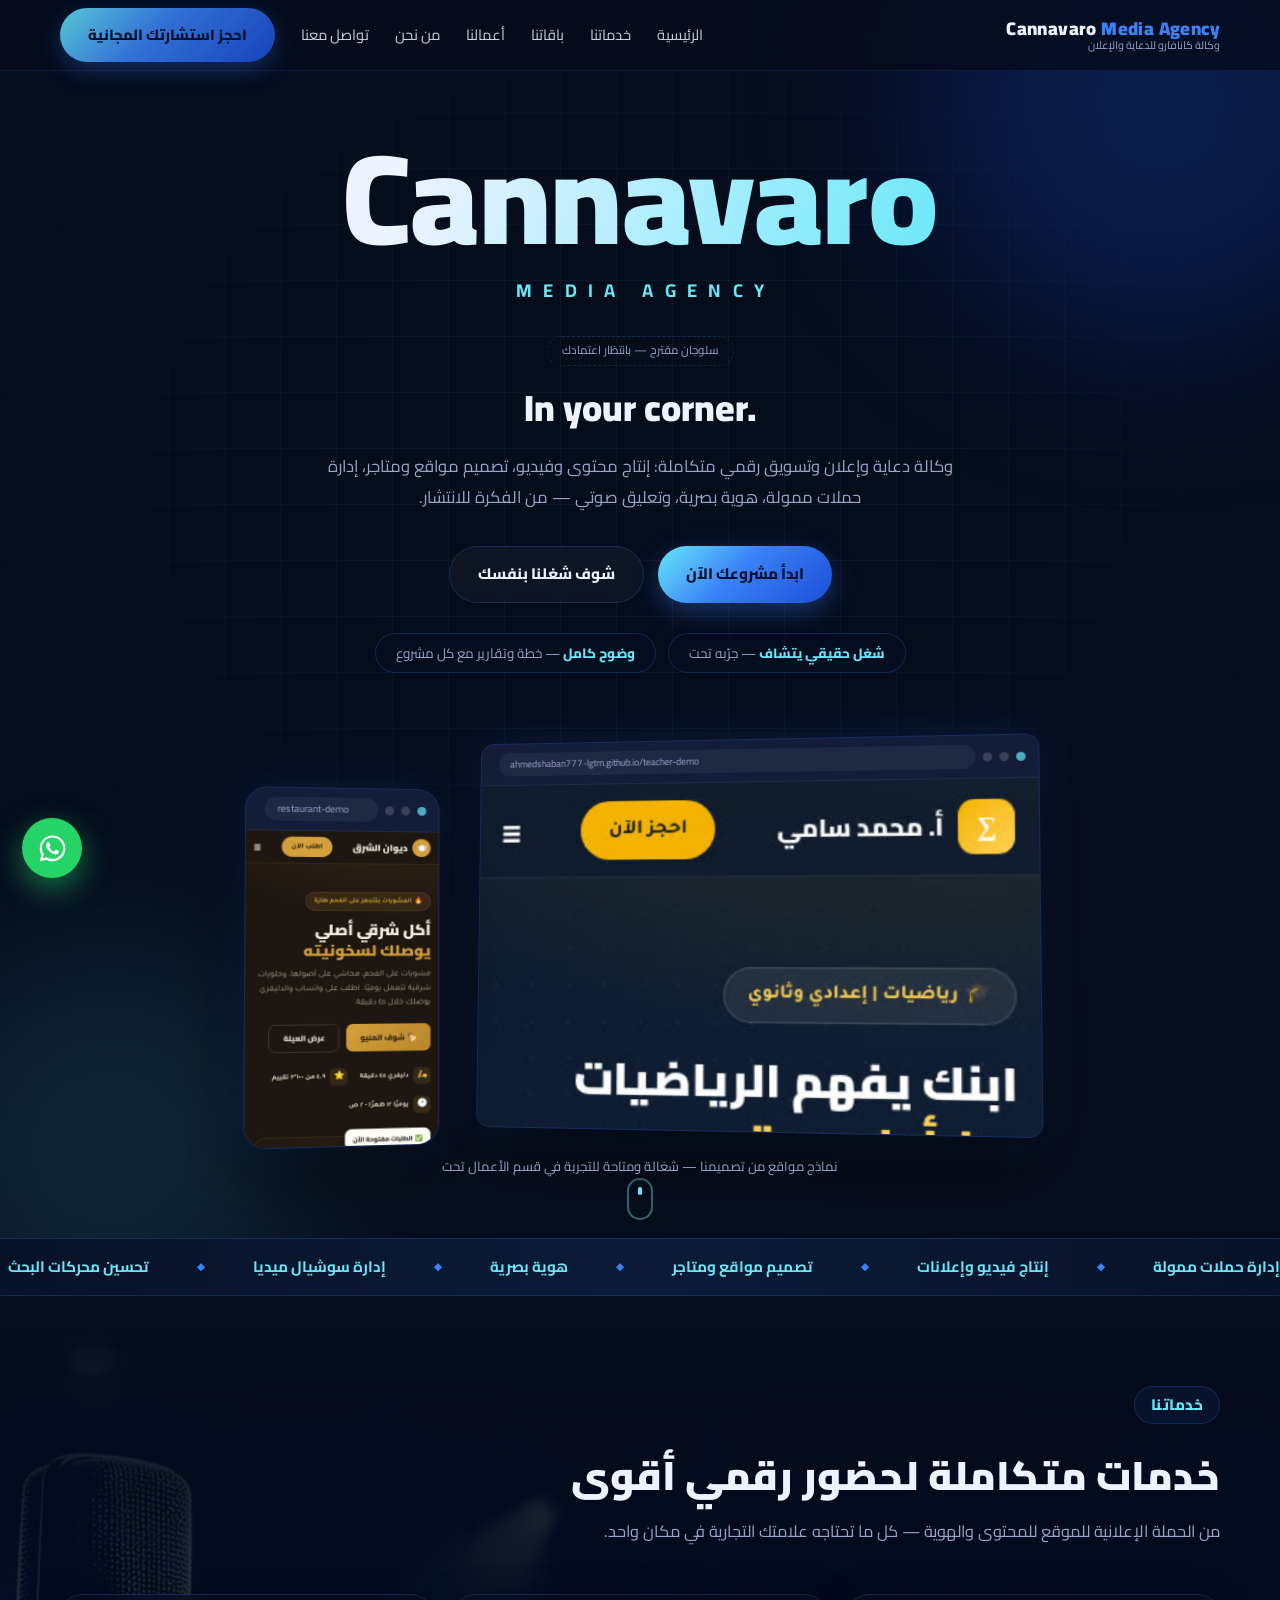
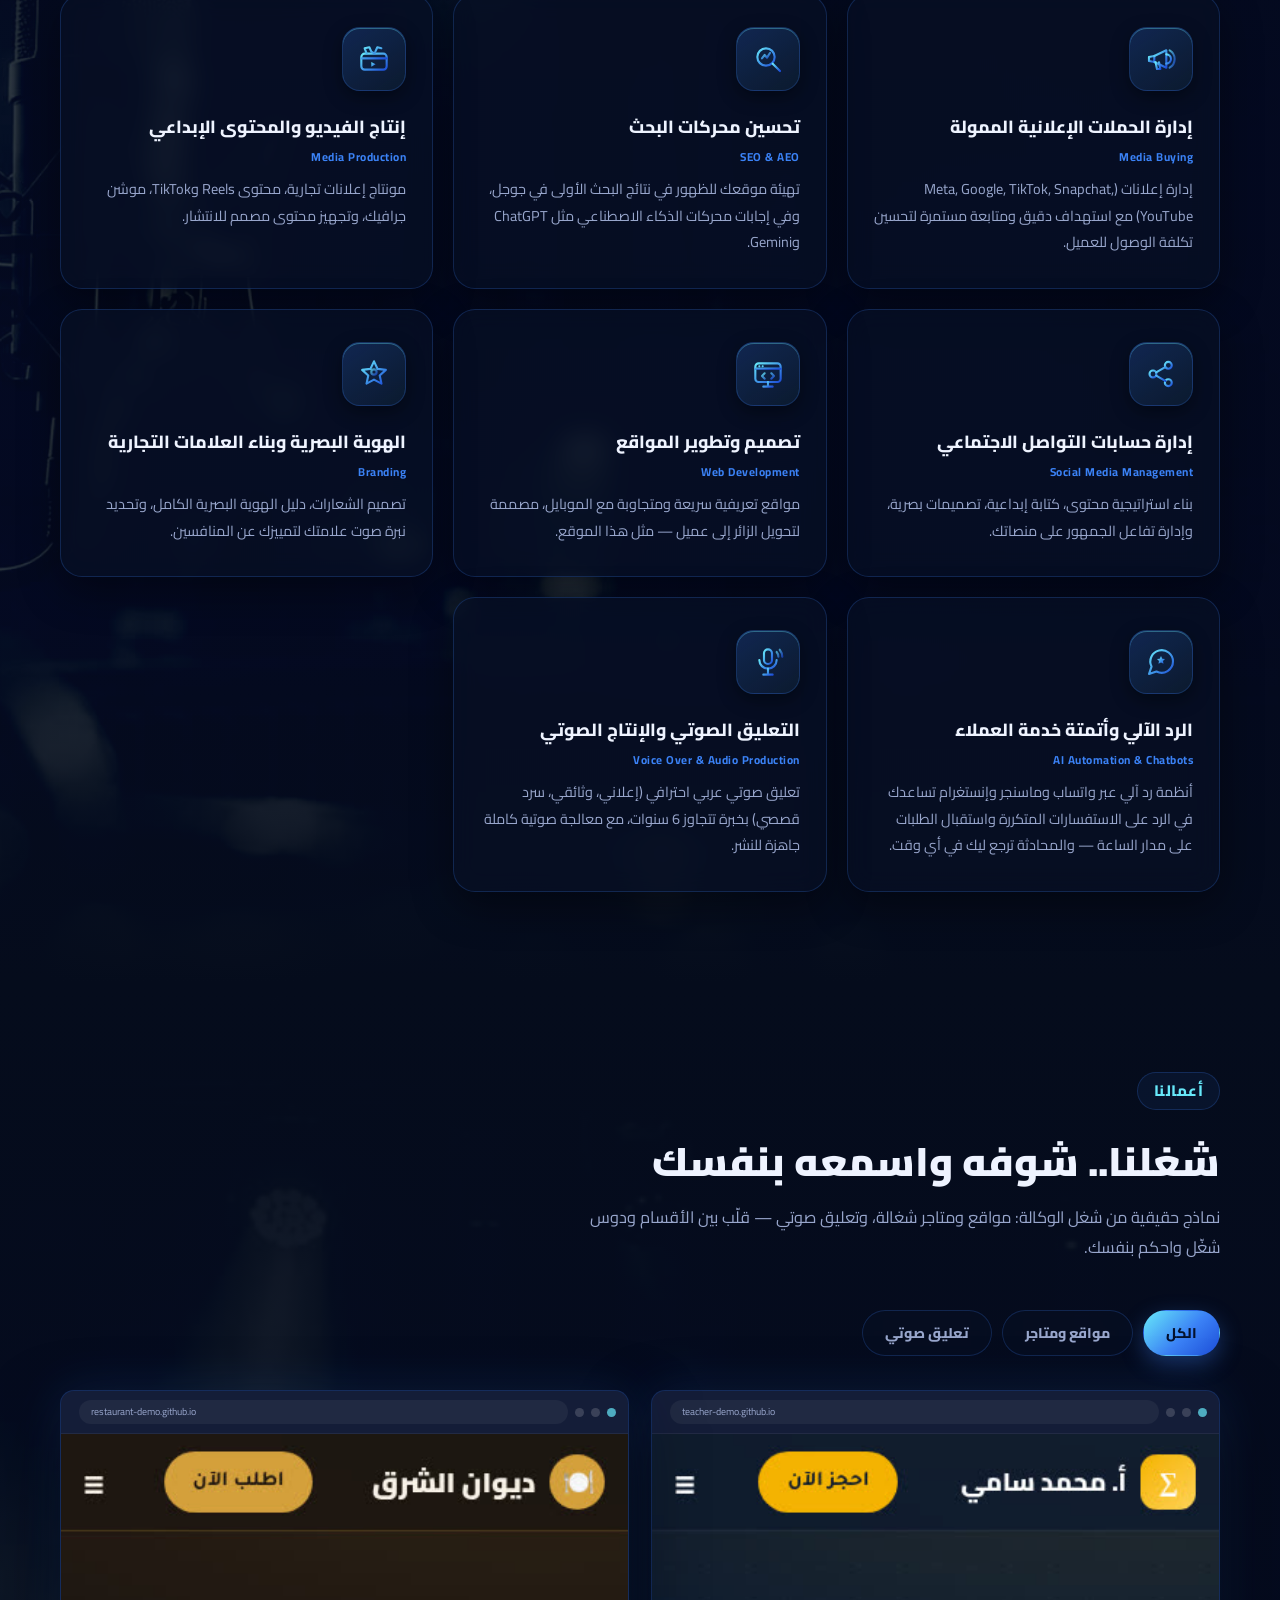
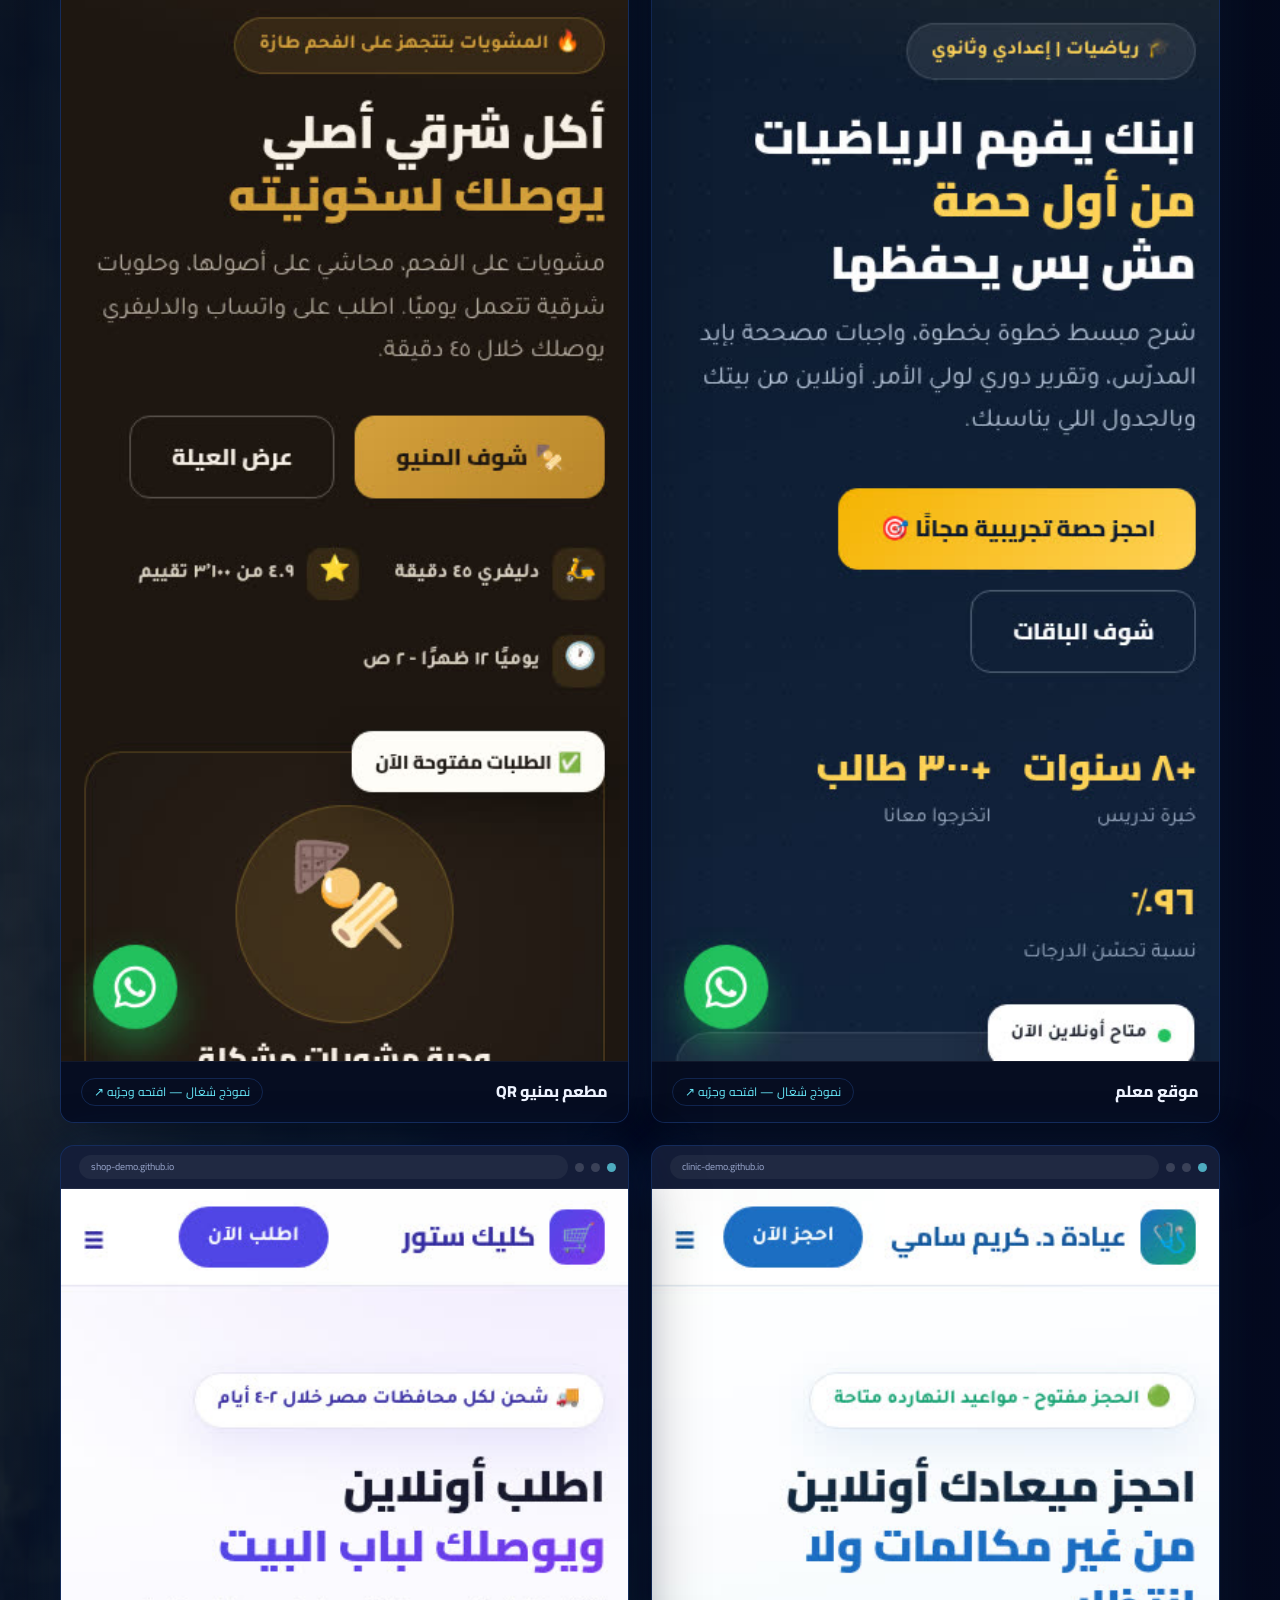
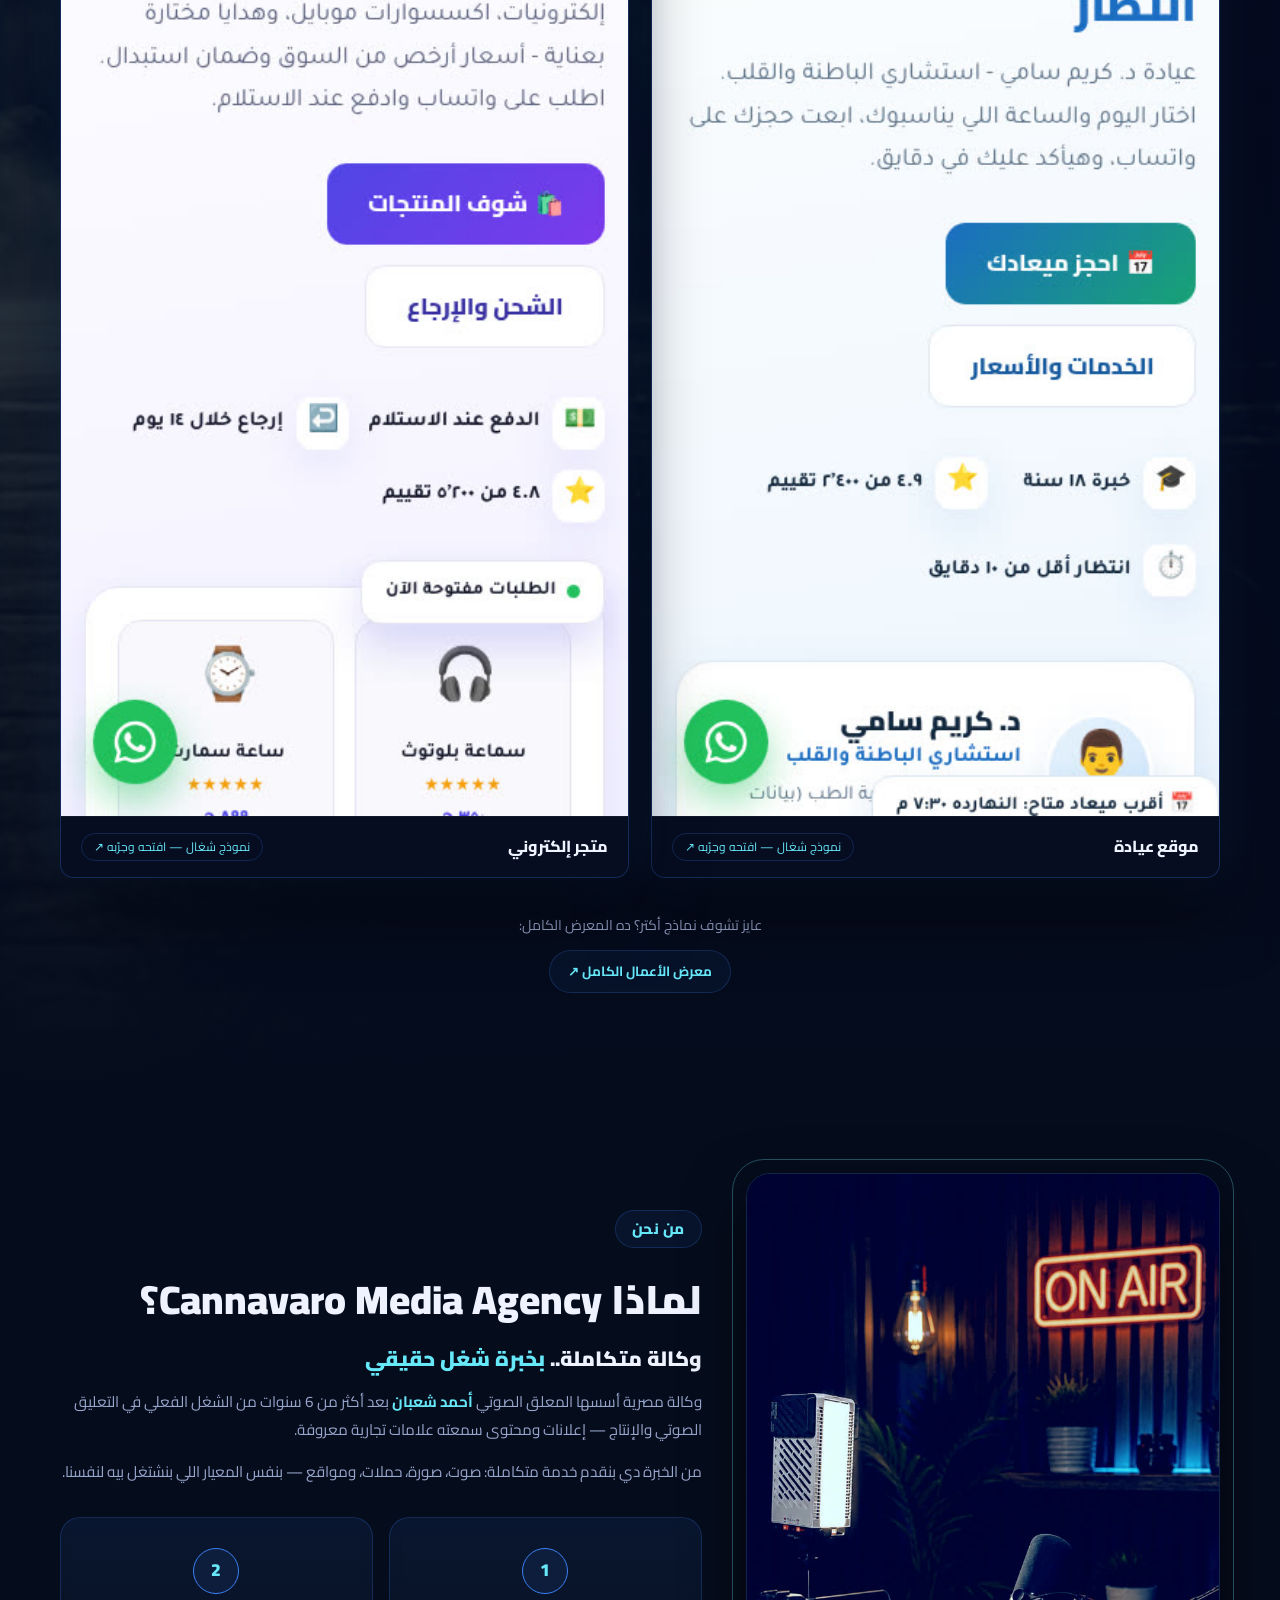
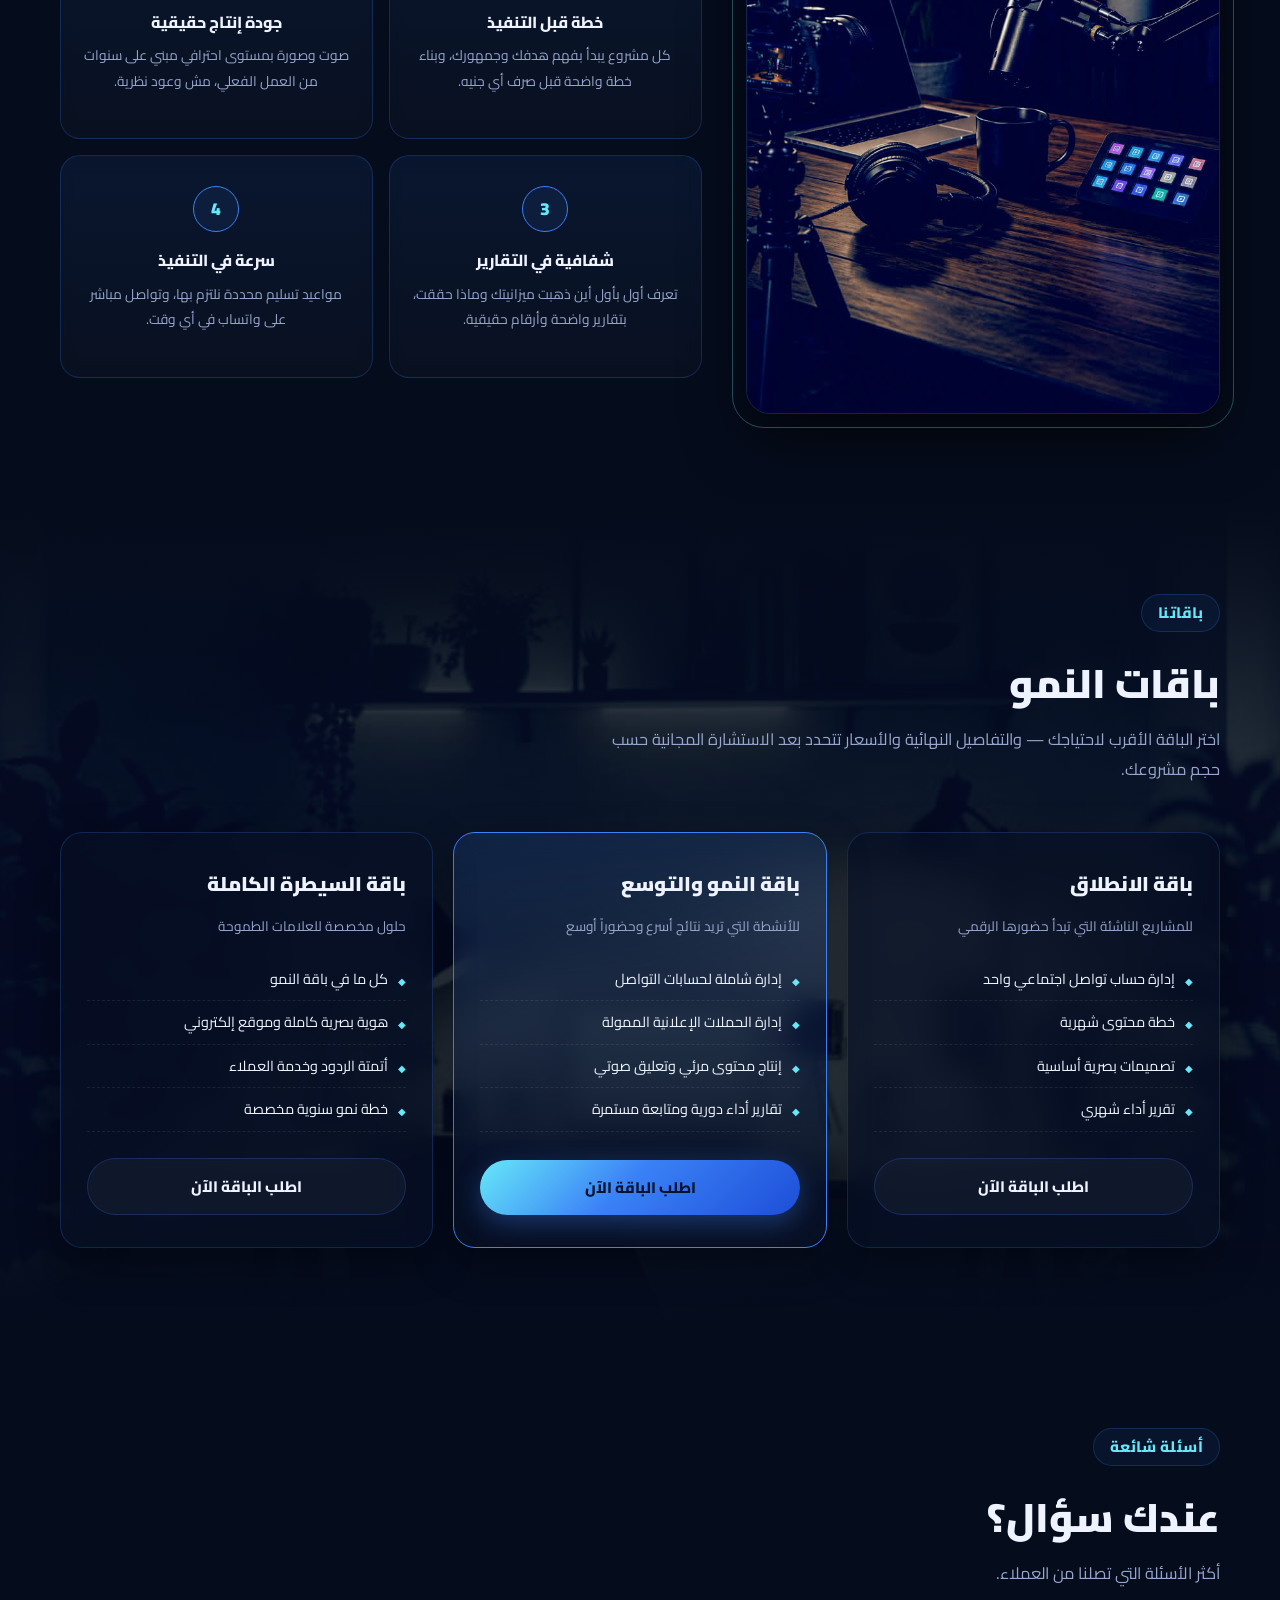
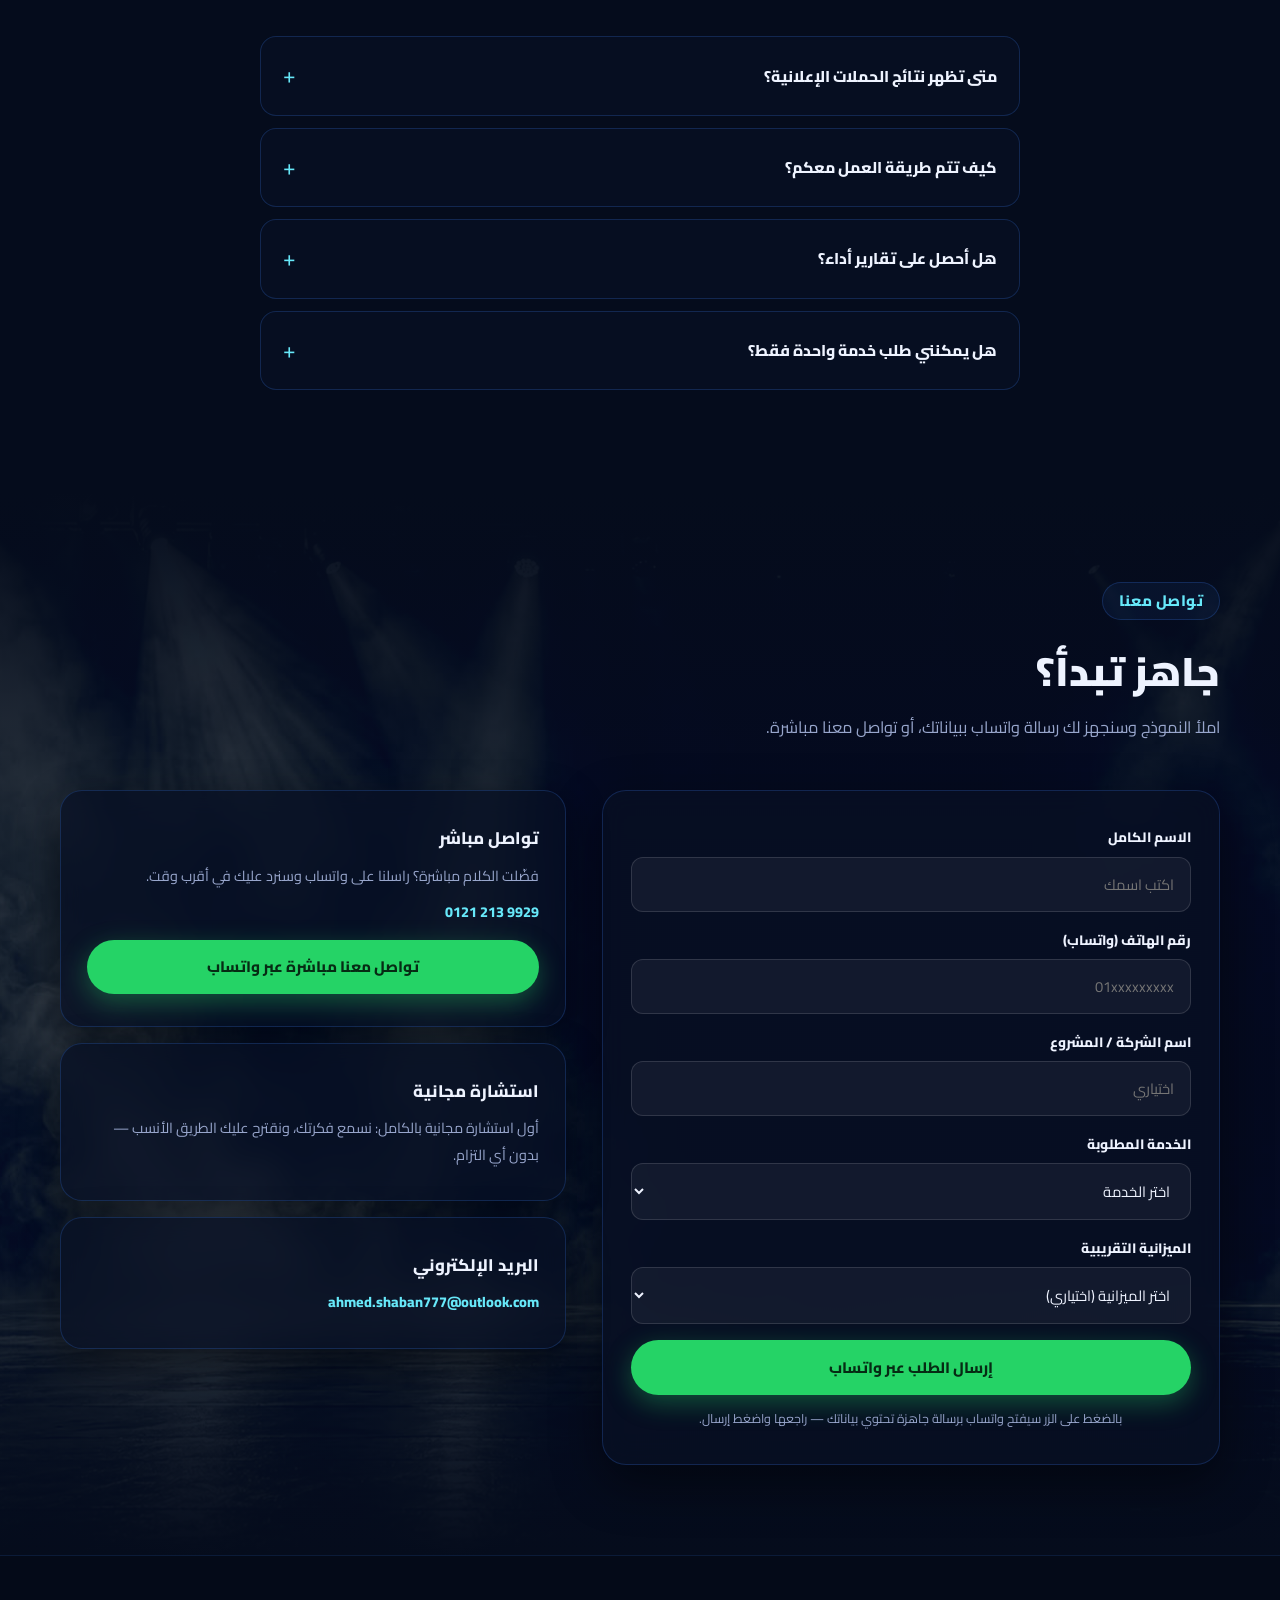
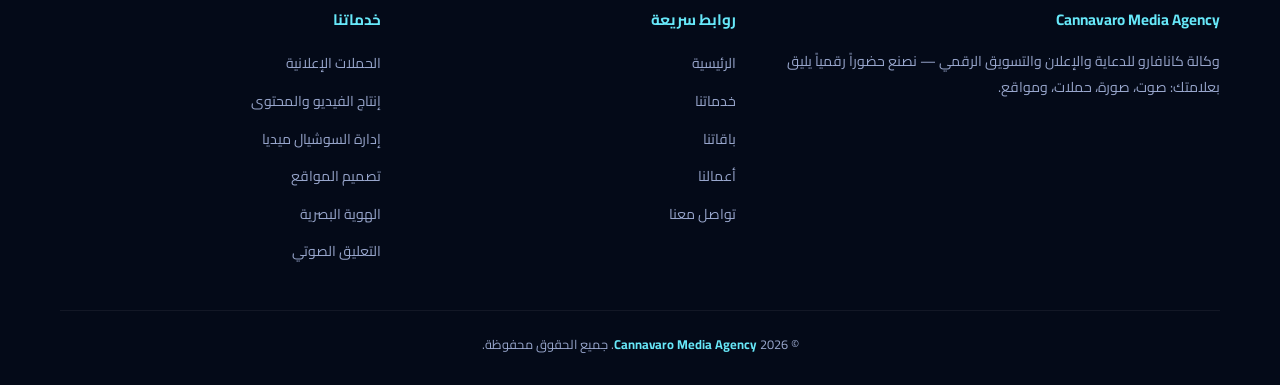
<file: index.html>
<!DOCTYPE html>
<html lang="ar" dir="rtl">
<head>
<meta charset="UTF-8">
<meta name="viewport" content="width=device-width, initial-scale=1.0">
<title>Cannavaro Media Agency | وكالة كانافارو للدعاية والإعلان والتسويق الرقمي</title>
<meta name="description" content="وكالة كانافارو للدعاية والإعلان والتسويق الرقمي — تعليق صوتي، إنتاج محتوى، إدارة حملات، هوية بصرية ومواقع.">
<link rel="preconnect" href="https://fonts.googleapis.com">
<link rel="preconnect" href="https://fonts.gstatic.com" crossorigin>
<link href="https://fonts.googleapis.com/css2?family=Cairo:wght@300;400;600;700;800;900&display=swap" rel="stylesheet">
<style>
:root{
  --bg:#050C1C;
  --gold:#3B82F6;
  --gold-soft:#67E8F9;
  --gold-deep:#1D4ED8;
  --text:#EEF3FF;
  --muted:#98A6CC;
  --line:rgba(59,130,246,.22);
  --green:#25D366;
}
*{margin:0;padding:0;box-sizing:border-box}
html{scroll-behavior:smooth}
body{font-family:'Cairo',sans-serif;background:var(--bg);color:var(--text);line-height:1.85;overflow-x:hidden}
a{color:inherit;text-decoration:none}
.container{width:min(1160px,92%);margin-inline:auto}
section{padding:90px 0;position:relative}
.kicker{color:var(--gold-soft);font-weight:800;font-size:.95rem;letter-spacing:.5px;margin-bottom:10px;display:inline-block;padding:4px 16px;border:1px solid var(--line);border-radius:50px;background:rgba(59,130,246,.07)}
h2.section-title{font-size:clamp(1.6rem,5vw,2.5rem);font-weight:900;margin:14px 0 12px;line-height:1.4}
.section-sub{color:var(--muted);max-width:640px;margin-bottom:48px;font-size:1.02rem}

/* ===== Header ===== */
header{position:fixed;inset-inline:0;top:0;z-index:50;background:rgba(5,12,28,.8);backdrop-filter:blur(16px);-webkit-backdrop-filter:blur(16px);border-bottom:1px solid rgba(59,130,246,.14)}
.nav{display:flex;align-items:center;justify-content:space-between;height:70px}
.logo{display:flex;flex-direction:column;line-height:1.15}
.logo b{font-size:1.15rem;font-weight:900;letter-spacing:.4px}
.logo b span{color:var(--gold)}
.logo small{font-size:.68rem;color:var(--muted)}
.nav-links{display:flex;gap:26px;align-items:center}
.nav-links a{font-size:.92rem;opacity:.85;transition:.25s}
.nav-links a:hover{color:var(--gold-soft);opacity:1}
.btn{display:inline-flex;align-items:center;justify-content:center;gap:8px;padding:13px 28px;border-radius:50px;font-weight:800;font-size:.95rem;border:none;cursor:pointer;transition:.25s;font-family:inherit}
.btn-gold{background:linear-gradient(135deg,var(--gold-soft),var(--gold) 45%,var(--gold-deep));color:#04122E;box-shadow:0 8px 26px rgba(59,130,246,.35)}
.btn-gold:hover{transform:translateY(-2px);box-shadow:0 12px 32px rgba(59,130,246,.5)}
.btn-ghost{background:rgba(255,255,255,.04);border:1px solid var(--line);color:var(--text);backdrop-filter:blur(6px)}
.btn-ghost:hover{border-color:var(--gold-soft);color:var(--gold-soft)}
.btn-whatsapp{background:var(--green);color:#062b14;box-shadow:0 8px 26px rgba(37,211,102,.35)}
.btn-whatsapp:hover{transform:translateY(-2px)}
.menu-toggle{display:none;background:none;border:none;color:var(--gold-soft);font-size:1.6rem;cursor:pointer}

/* ===== Hero: brand-led ===== */
.hero{min-height:100svh;display:flex;flex-direction:column;justify-content:center;padding:130px 0 60px;text-align:center;overflow:hidden}
.hero .orb{position:absolute;border-radius:50%;filter:blur(90px);opacity:.5;pointer-events:none}
.hero .orb.a{width:480px;height:480px;background:rgba(29,78,216,.5);top:-140px;inset-inline-start:-120px;animation:drift 14s ease-in-out infinite alternate}
.hero .orb.b{width:420px;height:420px;background:rgba(103,232,249,.22);bottom:-120px;inset-inline-end:-100px;animation:drift 17s ease-in-out infinite alternate-reverse}
@keyframes drift{to{transform:translate(50px,36px) scale(1.08)}}
.hero .grid-bg{position:absolute;inset:0;background-image:linear-gradient(rgba(103,232,249,.05) 1px,transparent 1px),linear-gradient(90deg,rgba(103,232,249,.05) 1px,transparent 1px);background-size:56px 56px;mask-image:radial-gradient(ellipse 70% 60% at 50% 38%,#000 30%,transparent 75%);-webkit-mask-image:radial-gradient(ellipse 70% 60% at 50% 38%,#000 30%,transparent 75%)}
.hero-inner{position:relative;z-index:1}
.brand{font-size:clamp(3.4rem,12vw,8rem);font-weight:900;line-height:1.05;letter-spacing:-.5px;direction:ltr;background:linear-gradient(110deg,#EEF3FF 15%,var(--gold-soft) 40%,var(--gold) 60%,#EEF3FF 85%);background-size:200% 100%;-webkit-background-clip:text;background-clip:text;color:transparent;animation:sheen 7s ease-in-out infinite}
@keyframes sheen{0%,100%{background-position:0% 0}50%{background-position:100% 0}}
.brand-sub{direction:ltr;letter-spacing:.62em;font-size:clamp(.8rem,2.2vw,1.15rem);font-weight:700;color:var(--gold-soft);margin:10px 0 26px;text-indent:.62em}
.slogan-tag{display:inline-block;font-size:.72rem;color:var(--muted);border:1px dashed var(--line);border-radius:50px;padding:3px 14px;margin-bottom:14px}
.slogan{font-size:clamp(1.5rem,4vw,2.3rem);font-weight:900;line-height:1.5;max-width:820px;margin:0 auto 16px;direction:ltr}
.slogan em{font-style:normal;color:var(--gold-soft)}
.hero .def{color:var(--muted);font-size:1.04rem;max-width:640px;margin:0 auto 34px}
.hero-cta{display:flex;gap:14px;flex-wrap:wrap;justify-content:center}
.hero .mini-trust{margin-top:30px;display:flex;gap:12px;justify-content:center;flex-wrap:wrap}
.hero .mini-trust span{border:1px solid var(--line);border-radius:50px;padding:7px 20px;font-size:.84rem;color:var(--muted);background:rgba(8,16,36,.55);backdrop-filter:blur(8px)}
.hero .mini-trust b{color:var(--gold-soft);font-weight:800}

/* hero scene: real web/media craft */
.scene{position:relative;z-index:1;margin-top:64px;display:flex;justify-content:center;align-items:flex-end;gap:clamp(14px,3vw,34px);perspective:1200px}
.frame{border-radius:14px;background:#0A1430;border:1px solid var(--line);box-shadow:0 30px 70px rgba(0,0,0,.55),0 0 50px rgba(59,130,246,.16);overflow:hidden;transition:transform .5s ease}
.frame .chrome{display:flex;align-items:center;gap:7px;padding:9px 12px;background:rgba(255,255,255,.04);border-bottom:1px solid rgba(255,255,255,.06)}
.frame .chrome i{width:9px;height:9px;border-radius:50%;background:rgba(255,255,255,.16)}
.frame .chrome i:first-child{background:rgba(103,232,249,.7)}
.frame .chrome .url{flex:1;direction:ltr;text-align:left;font-size:.62rem;color:var(--muted);background:rgba(255,255,255,.05);border-radius:20px;padding:3px 12px;margin-inline-start:6px;white-space:nowrap;overflow:hidden}
.frame img{display:block;width:100%;object-fit:cover;object-position:top}
.frame.browser{width:min(560px,72vw);transform:rotateY(-7deg) rotateX(3deg)}
.frame.browser img{aspect-ratio:16/10}
.frame.phone{width:min(190px,26vw);border-radius:22px;transform:rotateY(9deg) rotateX(2deg) translateY(14px)}
.frame.phone img{aspect-ratio:9/15}
.scene .float-a{animation:floaty 6.5s ease-in-out infinite alternate}
.scene .float-b{animation:floaty 7.5s ease-in-out .8s infinite alternate}
@keyframes floaty{to{translate:0 -14px}}
.scene-cap{margin-top:22px;color:var(--muted);font-size:.82rem;position:relative;z-index:1}
.scroll-hint{position:absolute;bottom:18px;inset-inline:0;margin:auto;width:26px;height:42px;border:2px solid rgba(103,232,249,.4);border-radius:20px;z-index:1}
.scroll-hint::after{content:"";position:absolute;top:7px;left:50%;width:4px;height:8px;margin-left:-2px;border-radius:3px;background:var(--gold-soft);animation:wheel 1.8s ease-in-out infinite}
@keyframes wheel{0%{transform:translateY(0);opacity:1}70%{transform:translateY(12px);opacity:0}100%{opacity:0}}
@media (prefers-reduced-motion:reduce){.brand,.orb,.float-a,.float-b,.scroll-hint::after{animation:none}html{scroll-behavior:auto}}

/* ===== Marquee ===== */
.marquee{overflow:hidden;border-block:1px solid var(--line);background:linear-gradient(90deg,rgba(59,130,246,.06),rgba(59,130,246,.12),rgba(59,130,246,.06));padding:14px 0;position:relative}
.marquee .track{display:flex;gap:48px;white-space:nowrap;width:max-content;animation:slide 26s linear infinite}
.marquee span{color:var(--gold-soft);font-weight:700;font-size:.95rem;display:flex;align-items:center;gap:48px}
.marquee span::after{content:"◆";font-size:.6rem;color:var(--gold)}
@keyframes slide{to{transform:translateX(50%)}}
@media (prefers-reduced-motion:reduce){.marquee .track{animation:none}}

/* ===== Image-backed sections ===== */
.photo-sec{background:var(--bg)}
.photo-sec .bg{position:absolute;inset:0;background-position:center;background-size:cover;opacity:.42}
.photo-sec .veil{position:absolute;inset:0;background:linear-gradient(180deg,var(--bg),rgba(5,12,28,.55) 30%,rgba(5,12,28,.55) 70%,var(--bg))}
.photo-sec .container{position:relative;z-index:1}

/* ===== Services ===== */
.grid{display:grid;grid-template-columns:repeat(auto-fill,minmax(280px,1fr));gap:20px}
.card{background:rgba(8,16,36,.72);border:1px solid var(--line);border-radius:22px;padding:32px 26px;backdrop-filter:blur(12px);transition:transform .35s,border-color .35s,box-shadow .35s;position:relative;overflow:hidden;box-shadow:0 14px 40px rgba(0,0,0,.4)}
.card::before{content:"";position:absolute;top:0;inset-inline:0;height:2px;background:linear-gradient(90deg,transparent,var(--gold-soft),var(--gold),transparent);opacity:0;transition:.35s}
.card:hover{transform:translateY(-7px);border-color:rgba(103,232,249,.5);box-shadow:0 24px 54px rgba(0,0,0,.55),0 0 34px rgba(59,130,246,.18)}
.card:hover::before{opacity:1}
.icon-frame{width:64px;height:64px;border-radius:18px;display:flex;align-items:center;justify-content:center;margin-bottom:20px;background:linear-gradient(145deg,rgba(59,130,246,.22),rgba(103,232,249,.06));border:1px solid var(--line);box-shadow:inset 0 1px 0 rgba(103,232,249,.35),0 6px 18px rgba(0,0,0,.4);transition:transform .4s cubic-bezier(.34,1.56,.64,1),box-shadow .4s}
.card:hover .icon-frame{transform:rotate(-6deg) scale(1.1);box-shadow:inset 0 1px 0 rgba(103,232,249,.5),0 8px 22px rgba(0,0,0,.4),0 0 30px rgba(103,232,249,.4)}
.icon-frame svg{width:32px;height:32px}
.card h3{font-size:1.1rem;font-weight:800;margin-bottom:4px}
.card h3 small{display:block;color:var(--gold);font-size:.72rem;font-weight:700;margin-top:3px;letter-spacing:.5px}
.card p{color:var(--muted);font-size:.9rem;margin-top:8px}

/* ===== Portfolio: tabs + browser frames ===== */
.work-tabs{display:flex;gap:10px;flex-wrap:wrap;margin-bottom:34px}
.w-tab{border:1px solid var(--line);background:rgba(8,16,36,.6);color:var(--muted);padding:9px 22px;border-radius:50px;font-family:inherit;font-weight:800;font-size:.88rem;cursor:pointer;transition:.25s;backdrop-filter:blur(8px)}
.w-tab:hover{color:var(--text);border-color:rgba(103,232,249,.45)}
.w-tab.active{background:linear-gradient(135deg,var(--gold-soft),var(--gold) 55%,var(--gold-deep));color:#04122E;border-color:transparent;box-shadow:0 8px 22px rgba(59,130,246,.35)}
.work-group{display:none}
.work-group.show{display:block;animation:fadeUp .45s ease}
@keyframes fadeUp{from{opacity:0;transform:translateY(14px)}to{opacity:1;transform:none}}
@media (prefers-reduced-motion:reduce){.work-group.show{animation:none}}
.w-grid{display:grid;grid-template-columns:repeat(2,1fr);gap:22px}
.work-web{display:block;transition:transform .25s ease,border-color .3s,box-shadow .3s;will-change:transform}
.work-web:hover{border-color:rgba(103,232,249,.55);box-shadow:0 34px 80px rgba(0,0,0,.6),0 0 44px rgba(59,130,246,.22)}
.work-web .meta,.work-video .meta{padding:15px 20px;background:rgba(6,13,32,.94);display:flex;justify-content:space-between;align-items:center;gap:10px;border-top:1px solid rgba(255,255,255,.05)}
.work-web .meta h3,.work-video .meta h3{font-size:1rem;font-weight:800}
.work-web .meta span{font-size:.75rem;color:var(--gold-soft);border:1px solid var(--line);padding:2px 12px;border-radius:50px;white-space:nowrap}
.v-grid{display:grid;grid-template-columns:repeat(auto-fit,minmax(300px,1fr));gap:20px}
.work-video{position:relative;border-radius:20px;overflow:hidden;border:1px solid var(--line);box-shadow:0 16px 44px rgba(0,0,0,.5);background:#000;transition:transform .25s ease,border-color .3s}
.work-video:hover{border-color:rgba(103,232,249,.5)}
.work-video video{width:100%;display:block;aspect-ratio:16/9;object-fit:cover;background:#000}
.work-video .meta span{font-size:.75rem;color:var(--gold-soft);border:1px solid var(--line);padding:2px 12px;border-radius:50px;white-space:nowrap}

/* audio cards */
.work-sub{color:var(--gold-soft);font-size:1.02rem;font-weight:800;margin:0 0 18px;display:flex;align-items:center;gap:12px}
.work-sub::after{content:"";flex:1;height:1px;background:linear-gradient(90deg,var(--line),transparent)}
.a-grid{display:grid;grid-template-columns:repeat(auto-fit,minmax(300px,1fr));gap:16px}
.audio-card{display:flex;align-items:center;gap:16px;background:rgba(8,16,36,.8);border:1px solid var(--line);border-radius:20px;padding:20px 22px;backdrop-filter:blur(10px);box-shadow:0 14px 36px rgba(0,0,0,.4);transition:border-color .3s}
.audio-card:hover{border-color:rgba(103,232,249,.45)}
.play-btn{flex:none;width:56px;height:56px;border-radius:50%;border:none;cursor:pointer;display:flex;align-items:center;justify-content:center;background:linear-gradient(135deg,var(--gold-soft),var(--gold-deep));box-shadow:0 8px 22px rgba(59,130,246,.4);transition:.25s}
.play-btn:hover{transform:scale(1.07)}
.play-btn svg{width:22px;height:22px;fill:#04122E}
.play-btn .ic-pause{display:none}
.audio-card.playing .ic-play{display:none}
.audio-card.playing .ic-pause{display:block}
.a-body{flex:1;min-width:0}
.a-body h3{font-size:.98rem;font-weight:800}
.a-body .tagline{font-size:.76rem;color:var(--muted);margin-bottom:8px}
.a-progress{height:5px;border-radius:3px;background:rgba(255,255,255,.1);overflow:hidden}
.a-progress i{display:block;height:100%;width:0%;background:linear-gradient(90deg,var(--gold),var(--gold-soft));border-radius:3px;transition:width .2s linear}
.a-bars{display:flex;align-items:flex-end;gap:2.5px;height:20px;margin-top:8px}
.a-bars i{width:3px;height:20%;border-radius:2px;background:var(--gold-deep)}
.audio-card.playing .a-bars i{animation:eq2 .8s ease-in-out infinite;background:var(--gold)}
.a-bars i:nth-child(2n){animation-delay:.1s}.a-bars i:nth-child(3n){animation-delay:.25s}.a-bars i:nth-child(4n){animation-delay:.4s}.a-bars i:nth-child(5n){animation-delay:.15s}.a-bars i:nth-child(7n){animation-delay:.33s}
@keyframes eq2{0%,100%{height:20%}50%{height:100%}}
.demos-strip{margin-top:34px;text-align:center}
.demos-strip p{color:var(--muted);font-size:.88rem;margin-bottom:12px}
.demos-strip .d-links{display:flex;gap:10px;flex-wrap:wrap;justify-content:center}
.demos-strip a{border:1px solid var(--line);color:var(--gold-soft);padding:8px 18px;border-radius:50px;font-size:.84rem;font-weight:700;background:rgba(59,130,246,.06);transition:.25s}
.demos-strip a:hover{background:rgba(59,130,246,.16)}

/* ===== About ===== */
.about-grid{display:grid;grid-template-columns:.85fr 1.15fr;gap:44px;align-items:center}
.founder{position:relative}
.founder img{width:100%;border-radius:24px;border:1px solid var(--line);box-shadow:0 24px 60px rgba(0,0,0,.6);display:block}
.founder .ring{position:absolute;inset:-14px;border:1px solid rgba(103,232,249,.3);border-radius:32px;pointer-events:none}
.about-txt h3{font-size:1.3rem;font-weight:900;margin-bottom:10px}
.about-txt h3 span{color:var(--gold-soft)}
.about-txt p{color:var(--muted);font-size:.95rem;margin-bottom:14px}
.why-grid{display:grid;grid-template-columns:repeat(auto-fit,minmax(220px,1fr));gap:16px;margin-top:30px}
.why{text-align:center;padding:30px 18px;border-radius:20px;background:linear-gradient(180deg,rgba(59,130,246,.09),rgba(255,255,255,.02));border:1px solid var(--line);backdrop-filter:blur(8px)}
.why .num{width:46px;height:46px;margin:0 auto 14px;border-radius:50%;border:1.5px solid var(--gold);color:var(--gold-soft);display:flex;align-items:center;justify-content:center;font-weight:900;font-size:1.1rem;background:rgba(59,130,246,.08)}
.why h3{font-size:1rem;font-weight:800;margin-bottom:6px}
.why p{color:var(--muted);font-size:.86rem}

/* ===== Packages ===== */
.pkg-grid{display:grid;grid-template-columns:repeat(auto-fit,minmax(270px,1fr));gap:20px;align-items:stretch}
.pkg{display:flex;flex-direction:column}
.pkg.featured{border-color:var(--gold);background:linear-gradient(180deg,rgba(59,130,246,.14),rgba(8,16,36,.85))}
.pkg h3{font-size:1.25rem;font-weight:900;margin-bottom:4px}
.pkg .for{color:var(--muted);font-size:.85rem;margin-bottom:18px}
.pkg ul{list-style:none;margin-bottom:26px;flex:1}
.pkg li{font-size:.9rem;padding:8px 0;border-bottom:1px dashed rgba(255,255,255,.08);display:flex;gap:10px;align-items:flex-start}
.pkg li::before{content:"◆";color:var(--gold-soft);font-size:.6rem;margin-top:7px}
.pkg .btn{width:100%}

/* ===== FAQ ===== */
.faq{max-width:760px;margin-inline:auto}
.faq details{background:rgba(8,16,36,.7);border:1px solid var(--line);border-radius:16px;margin-bottom:12px;overflow:hidden;backdrop-filter:blur(8px)}
.faq summary{cursor:pointer;padding:18px 22px;font-weight:800;font-size:.98rem;list-style:none;display:flex;justify-content:space-between;align-items:center;gap:12px}
.faq summary::after{content:"+";color:var(--gold-soft);font-size:1.4rem;font-weight:400;transition:.25s}
.faq details[open] summary::after{transform:rotate(45deg)}
.faq details p{padding:0 22px 18px;color:var(--muted);font-size:.9rem}

/* ===== Contact ===== */
.contact-wrap{display:grid;grid-template-columns:1.1fr .9fr;gap:36px;align-items:start}
form{background:rgba(8,16,36,.8);border:1px solid var(--line);border-radius:24px;padding:34px 28px;backdrop-filter:blur(12px);box-shadow:0 18px 50px rgba(0,0,0,.45)}
.field{margin-bottom:16px}
.field label{display:block;font-size:.85rem;font-weight:800;margin-bottom:6px}
.field input,.field select{width:100%;padding:13px 16px;border-radius:12px;font-family:inherit;font-size:.92rem;background:rgba(255,255,255,.05);border:1px solid rgba(255,255,255,.13);color:var(--text);transition:.25s}
.field input:focus,.field select:focus{outline:none;border-color:var(--gold);box-shadow:0 0 0 3px rgba(59,130,246,.16)}
.field select option{background:#0A1430;color:var(--text)}
.form-note{font-size:.78rem;color:var(--muted);margin-top:12px;text-align:center}
.contact-side .card{margin-bottom:16px}
.contact-side h3{font-size:1.05rem;font-weight:800;margin-bottom:6px}
.contact-side p{color:var(--muted);font-size:.9rem}
.contact-side a.val{color:var(--gold-soft);font-weight:800;direction:ltr;display:inline-block}

/* ===== Footer ===== */
footer{border-top:1px solid rgba(59,130,246,.14);padding:50px 0 28px;background:#040A18;position:relative}
.foot-grid{display:grid;grid-template-columns:1.4fr 1fr 1fr;gap:34px;margin-bottom:36px}
.foot-grid h4{color:var(--gold-soft);font-size:.95rem;margin-bottom:14px}
.foot-grid p{color:var(--muted);font-size:.88rem}
.foot-grid ul{list-style:none}
.foot-grid li{margin-bottom:8px}
.foot-grid li a{color:var(--muted);font-size:.88rem;transition:.25s}
.foot-grid li a:hover{color:var(--gold-soft)}
.copy{text-align:center;color:var(--muted);font-size:.8rem;border-top:1px solid rgba(255,255,255,.06);padding-top:22px}
.copy b{color:var(--gold-soft)}

/* ===== WhatsApp FAB ===== */
.fab{position:fixed;bottom:22px;left:22px;z-index:60;width:60px;height:60px;border-radius:50%;background:var(--green);display:flex;align-items:center;justify-content:center;box-shadow:0 10px 30px rgba(37,211,102,.5);transition:.25s}
.fab:hover{transform:scale(1.08)}
.fab svg{width:31px;height:31px;fill:#fff}

/* ===== Reveal (transform-only: content always readable) ===== */
.reveal.pre{transform:translateY(20px);transition:transform .6s ease}
.reveal.pre.visible{transform:none}

@media (max-width:860px){
  .w-grid{grid-template-columns:1fr}
  .kicker{font-size:.78rem;letter-spacing:0;padding:4px 12px;line-height:1.7}
  .nav-links{position:fixed;top:70px;inset-inline:0;flex-direction:column;gap:0;background:rgba(5,12,28,.97);border-bottom:1px solid var(--line);max-height:0;overflow:hidden;transition:max-height .35s ease}
  .nav-links.open{max-height:430px}
  .nav-links a{width:100%;text-align:center;padding:14px 0;border-top:1px solid rgba(255,255,255,.05)}
  .nav-links .btn{margin:12px auto}
  .menu-toggle{display:block}
  .about-grid{grid-template-columns:1fr;gap:28px}
  .founder{max-width:340px;margin-inline:auto}
  .contact-wrap{grid-template-columns:1fr}
  .foot-grid{grid-template-columns:1fr;gap:26px}
  section{padding:64px 0}
  .frame.browser{transform:rotateY(-3deg)}
  .frame.phone{transform:rotateY(4deg) translateY(10px)}
  .scene{margin-top:46px}
  .scroll-hint{display:none}
}
</style>
</head>
<body>

<svg width="0" height="0" style="position:absolute" aria-hidden="true">
  <defs>
    <linearGradient id="gg" x1="0" y1="0" x2="1" y2="1">
      <stop offset="0" stop-color="#67E8F9"/><stop offset="1" stop-color="#1D4ED8"/>
    </linearGradient>
  </defs>
</svg>

<!-- ===== Header ===== -->
<header>
  <div class="container nav">
    <a href="#home" class="logo">
      <b>Cannavaro <span>Media Agency</span></b>
      <small>وكالة كانافارو للدعاية والإعلان</small>
    </a>
    <nav class="nav-links" id="navLinks">
      <a href="#home">الرئيسية</a>
      <a href="#services">خدماتنا</a>
      <a href="#packages">باقاتنا</a>
      <a href="#portfolio">أعمالنا</a>
      <a href="#about">من نحن</a>
      <a href="#contact">تواصل معنا</a>
      <a class="btn btn-gold" href="#contact">احجز استشارتك المجانية</a>
    </nav>
    <button class="menu-toggle" id="menuToggle" aria-label="القائمة">☰</button>
  </div>
</header>

<!-- ===== Hero ===== -->
<section class="hero" id="home">
  <div class="orb a"></div><div class="orb b"></div><div class="grid-bg"></div>
  <div class="container hero-inner">
    <div class="brand">Cannavaro</div>
    <div class="brand-sub">MEDIA AGENCY</div>
    <span class="slogan-tag">سلوجان مقترح — بانتظار اعتمادك</span>
    <h1 class="slogan">In your corner.</h1>
    <p class="def">وكالة دعاية وإعلان وتسويق رقمي متكاملة: إنتاج محتوى وفيديو، تصميم مواقع ومتاجر، إدارة حملات ممولة، هوية بصرية، وتعليق صوتي — من الفكرة للانتشار.</p>
    <div class="hero-cta">
      <a class="btn btn-gold" href="#contact">ابدأ مشروعك الآن</a>
      <a class="btn btn-ghost" href="#portfolio">شوف شغلنا بنفسك</a>
    </div>
    <div class="mini-trust">
      <span><b>شغل حقيقي يتشاف</b> — جرّبه تحت</span>
      <span><b>وضوح كامل</b> — خطة وتقارير مع كل مشروع</span>
    </div>
    <div class="scene">
      <div class="frame browser float-a">
        <div class="chrome"><i></i><i></i><i></i><span class="url">ahmedshaban777-lgtm.github.io/teacher-demo</span></div>
        <img src="assets/demo-teacher.jpg" alt="نموذج موقع معلم من تصميم الوكالة" loading="lazy">
      </div>
      <div class="frame phone float-b">
        <div class="chrome"><i></i><i></i><i></i><span class="url">restaurant-demo</span></div>
        <img src="assets/demo-restaurant.jpg" alt="نموذج موقع مطعم بمنيو QR من تصميم الوكالة" loading="lazy">
      </div>
    </div>
    <p class="scene-cap">نماذج مواقع من تصميمنا — شغالة ومتاحة للتجربة في قسم الأعمال تحت</p>
  </div>
  <div class="scroll-hint" aria-hidden="true"></div>
</section>

<!-- ===== Marquee ===== -->
<div class="marquee" aria-hidden="true">
  <div class="track">
    <span>إدارة حملات ممولة</span><span>إنتاج فيديو وإعلانات</span><span>تصميم مواقع ومتاجر</span><span>هوية بصرية</span><span>إدارة سوشيال ميديا</span><span>تحسين محركات البحث</span><span>رد آلي بالذكاء الاصطناعي</span><span>تعليق صوتي احترافي</span>
    <span>إدارة حملات ممولة</span><span>إنتاج فيديو وإعلانات</span><span>تصميم مواقع ومتاجر</span><span>هوية بصرية</span><span>إدارة سوشيال ميديا</span><span>تحسين محركات البحث</span><span>رد آلي بالذكاء الاصطناعي</span><span>تعليق صوتي احترافي</span>
  </div>
</div>
<!-- ===== Services ===== -->
<section id="services" class="photo-sec">
  <div class="bg" style="background-image:url('assets/mic-studio-blue.jpg')"></div><div class="veil"></div>
  <div class="container">
    <span class="kicker">خدماتنا</span>
    <h2 class="section-title">خدمات متكاملة لحضور رقمي أقوى</h2>
    <p class="section-sub">من الحملة الإعلانية للموقع للمحتوى والهوية — كل ما تحتاجه علامتك التجارية في مكان واحد.</p>
    <div class="grid">

      <div class="card reveal">
        <div class="icon-frame"><svg viewBox="0 0 24 24" fill="none" stroke="url(#gg)" stroke-width="1.6" stroke-linecap="round" stroke-linejoin="round"><path d="M3 10.5v3l4 .8V9.7l-4 .8z"/><path d="M7 9.7l9-4.2v13l-9-4.2"/><path d="M16 8.5a3.5 3.5 0 0 1 0 7"/><path d="M18.5 5.5a7.5 7.5 0 0 1 0 13" opacity=".7"/><path d="M8 14.5l1 5h2.5l-1-5"/></svg></div>
        <h3>إدارة الحملات الإعلانية الممولة<small>Media Buying</small></h3>
        <p>إدارة إعلانات (Meta, Google, TikTok, Snapchat, YouTube) مع استهداف دقيق ومتابعة مستمرة لتحسين تكلفة الوصول للعميل.</p>
      </div>

      <div class="card reveal">
        <div class="icon-frame"><svg viewBox="0 0 24 24" fill="none" stroke="url(#gg)" stroke-width="1.6" stroke-linecap="round" stroke-linejoin="round"><circle cx="10.5" cy="10.5" r="6.5"/><path d="M15.5 15.5L21 21"/><path d="M7.5 11.5l2-2.5 1.8 2 2.2-3.5" opacity=".85"/></svg></div>
        <h3>تحسين محركات البحث<small>SEO &amp; AEO</small></h3>
        <p>تهيئة موقعك للظهور في نتائج البحث الأولى في جوجل، وفي إجابات محركات الذكاء الاصطناعي مثل ChatGPT وGemini.</p>
      </div>

      <div class="card reveal">
        <div class="icon-frame"><svg viewBox="0 0 24 24" fill="none" stroke="url(#gg)" stroke-width="1.6" stroke-linecap="round" stroke-linejoin="round"><rect x="2.5" y="8" width="19" height="12" rx="2.5"/><path d="M2.5 11.5h19M6.5 8L5 4l3.5-.8L10 6.5l2.5 1.5M13 6.5l1.5-3.3 3 .7"/><path d="M10 14.2v3.6l3.2-1.8-3.2-1.8z" fill="url(#gg)" stroke="none"/></svg></div>
        <h3>إنتاج الفيديو والمحتوى الإبداعي<small>Media Production</small></h3>
        <p>مونتاج إعلانات تجارية، محتوى Reels وTikTok، موشن جرافيك، وتجهيز محتوى مصمم للانتشار.</p>
      </div>

      <div class="card reveal">
        <div class="icon-frame"><svg viewBox="0 0 24 24" fill="none" stroke="url(#gg)" stroke-width="1.6" stroke-linecap="round" stroke-linejoin="round"><circle cx="6" cy="12" r="2.6"/><circle cx="17.5" cy="5.5" r="2.6"/><circle cx="17.5" cy="18.5" r="2.6"/><path d="M8.4 10.8l6.8-4M8.4 13.2l6.8 4"/></svg></div>
        <h3>إدارة حسابات التواصل الاجتماعي<small>Social Media Management</small></h3>
        <p>بناء استراتيجية محتوى، كتابة إبداعية، تصميمات بصرية، وإدارة تفاعل الجمهور على منصاتك.</p>
      </div>

      <div class="card reveal">
        <div class="icon-frame"><svg viewBox="0 0 24 24" fill="none" stroke="url(#gg)" stroke-width="1.6" stroke-linecap="round" stroke-linejoin="round"><rect x="2.5" y="4" width="19" height="14" rx="2.5"/><path d="M2.5 8h19M5.5 6.2h.01M8 6.2h.01"/><path d="M8.5 21.5h7M12 18v3.5"/><path d="M9.5 11.5l-2 2 2 2M14.5 11.5l2 2-2 2" opacity=".8"/></svg></div>
        <h3>تصميم وتطوير المواقع<small>Web Development</small></h3>
        <p>مواقع تعريفية سريعة ومتجاوبة مع الموبايل، مصممة لتحويل الزائر إلى عميل — مثل هذا الموقع.</p>
      </div>

      <div class="card reveal">
        <div class="icon-frame"><svg viewBox="0 0 24 24" fill="none" stroke="url(#gg)" stroke-width="1.6" stroke-linecap="round" stroke-linejoin="round"><path d="M12 2.5l2.7 5.7 6.2.7-4.6 4.2 1.3 6.1L12 16.2l-5.6 3 1.3-6.1L3.1 8.9l6.2-.7L12 2.5z"/><circle cx="12" cy="10.5" r="2" opacity=".7"/></svg></div>
        <h3>الهوية البصرية وبناء العلامات التجارية<small>Branding</small></h3>
        <p>تصميم الشعارات، دليل الهوية البصرية الكامل، وتحديد نبرة صوت علامتك لتمييزك عن المنافسين.</p>
      </div>

      <div class="card reveal">
        <div class="icon-frame"><svg viewBox="0 0 24 24" fill="none" stroke="url(#gg)" stroke-width="1.6" stroke-linecap="round" stroke-linejoin="round"><path d="M21 11.5a8.5 8.5 0 0 1-12.4 7.6L3 21l1.9-5.6A8.5 8.5 0 1 1 21 11.5z"/><path d="M12 7.5l1 2 2 .3-1.5 1.4.4 2.1-1.9-1-1.9 1 .4-2.1L9 9.8l2-.3 1-2z" fill="url(#gg)" stroke="none"/></svg></div>
        <h3>الرد الآلي وأتمتة خدمة العملاء<small>AI Automation &amp; Chatbots</small></h3>
        <p>أنظمة رد آلي عبر واتساب وماسنجر وإنستغرام تساعدك في الرد على الاستفسارات المتكررة واستقبال الطلبات على مدار الساعة — والمحادثة ترجع ليك في أي وقت.</p>
      </div>

      <div class="card reveal">
        <div class="icon-frame"><svg viewBox="0 0 24 24" fill="none" stroke="url(#gg)" stroke-width="1.6" stroke-linecap="round" stroke-linejoin="round"><rect x="9" y="2.5" width="6" height="11" rx="3"/><path d="M5.5 10.5a6.5 6.5 0 0 0 13 0"/><path d="M12 17v3.5M8.5 21.5h7"/><path d="M18.5 4.5c.8 1 1.3 2.2 1.3 3.5M20.8 2.8c1.2 1.5 1.9 3.4 1.9 5.2" opacity=".7"/></svg></div>
        <h3>التعليق الصوتي والإنتاج الصوتي<small>Voice Over &amp; Audio Production</small></h3>
        <p>تعليق صوتي عربي احترافي (إعلاني، وثائقي، سرد قصصي) بخبرة تتجاوز 6 سنوات، مع معالجة صوتية كاملة جاهزة للنشر.</p>
      </div>

    </div>
  </div>
</section>

<!-- ===== Portfolio ===== -->
<section id="portfolio" class="photo-sec">
  <div class="bg" style="background-image:url('assets/curtain-stage-blue.jpg')"></div><div class="veil"></div>
  <div class="container">
    <span class="kicker">أعمالنا</span>
    <h2 class="section-title">شغلنا.. شوفه واسمعه بنفسك</h2>
    <p class="section-sub">نماذج حقيقية من شغل الوكالة: مواقع ومتاجر شغالة، وتعليق صوتي — قلّب بين الأقسام ودوس شغّل واحكم بنفسك.</p>

    <div class="work-tabs" role="tablist">
      <button class="w-tab active" data-cat="all">الكل</button>
      <button class="w-tab" data-cat="web">مواقع ومتاجر</button>
      <button class="w-tab" data-cat="audio">تعليق صوتي</button>
    </div>

    <div class="work-group show" data-cat="web">
      <div class="w-grid">
        <a class="work-web frame reveal" href="https://ahmedshaban777-lgtm.github.io/teacher-demo/" target="_blank" rel="noopener">
          <div class="chrome"><i></i><i></i><i></i><span class="url">teacher-demo.github.io</span></div>
          <img src="assets/demo-teacher.jpg" alt="نموذج موقع معلم من تصميمنا" loading="lazy">
          <div class="meta"><h3>موقع معلم</h3><span>نموذج شغال — افتحه وجرّبه ↗</span></div>
        </a>
        <a class="work-web frame reveal" href="https://ahmedshaban777-lgtm.github.io/restaurant-demo/" target="_blank" rel="noopener">
          <div class="chrome"><i></i><i></i><i></i><span class="url">restaurant-demo.github.io</span></div>
          <img src="assets/demo-restaurant.jpg" alt="نموذج موقع مطعم بمنيو QR من تصميمنا" loading="lazy">
          <div class="meta"><h3>مطعم بمنيو QR</h3><span>نموذج شغال — افتحه وجرّبه ↗</span></div>
        </a>
        <a class="work-web frame reveal" href="https://ahmedshaban777-lgtm.github.io/clinic-demo/" target="_blank" rel="noopener">
          <div class="chrome"><i></i><i></i><i></i><span class="url">clinic-demo.github.io</span></div>
          <img src="assets/demo-clinic.jpg" alt="نموذج موقع عيادة من تصميمنا" loading="lazy">
          <div class="meta"><h3>موقع عيادة</h3><span>نموذج شغال — افتحه وجرّبه ↗</span></div>
        </a>
        <a class="work-web frame reveal" href="https://ahmedshaban777-lgtm.github.io/shop-demo/" target="_blank" rel="noopener">
          <div class="chrome"><i></i><i></i><i></i><span class="url">shop-demo.github.io</span></div>
          <img src="assets/demo-shop.jpg" alt="نموذج متجر إلكتروني من تصميمنا" loading="lazy">
          <div class="meta"><h3>متجر إلكتروني</h3><span>نموذج شغال — افتحه وجرّبه ↗</span></div>
        </a>
      </div>
    </div>

    <div class="work-group" data-cat="audio">
      <h3 class="work-sub">إعلانات بتعليقنا الصوتي</h3>
      <div class="v-grid" style="margin-bottom:34px">
        <div class="work-video reveal">
          <video controls preload="none" poster="assets/ad-orange-travel-poster.jpg" playsinline>
            <source src="assets/ad-orange-travel-web.mp4" type="video/mp4">
          </video>
          <div class="meta"><h3>أورانج ترافيل</h3><span>تعليق صوتي لإعلان</span></div>
        </div>
        <div class="work-video reveal">
          <video controls preload="none" poster="assets/ad-golden-sword-poster.jpg" playsinline>
            <source src="assets/ad-golden-sword-web.mp4" type="video/mp4">
          </video>
          <div class="meta"><h3>السيف الذهبي</h3><span>تعليق صوتي لإعلان</span></div>
        </div>
      </div>
      <h3 class="work-sub">مقاطع صوتية</h3>
      <div class="a-grid">
        <div class="audio-card reveal" data-src="assets/kawkab-atfaly.mp3">
          <button class="play-btn" aria-label="تشغيل"><svg class="ic-play" viewBox="0 0 24 24"><path d="M8 5v14l11-7z"/></svg><svg class="ic-pause" viewBox="0 0 24 24"><path d="M6 5h4v14H6zM14 5h4v14h-4z"/></svg></button>
          <div class="a-body">
            <h3>كوكب أطفالي</h3>
            <div class="tagline">تعليق صوتي — محتوى أطفال</div>
            <div class="a-progress"><i></i></div>
            <div class="a-bars"><i></i><i></i><i></i><i></i><i></i><i></i><i></i><i></i><i></i><i></i><i></i><i></i><i></i><i></i><i></i><i></i><i></i><i></i><i></i><i></i><i></i><i></i></div>
          </div>
        </div>
        <div class="audio-card reveal" data-src="assets/wanas-psych.mp3">
          <button class="play-btn" aria-label="تشغيل"><svg class="ic-play" viewBox="0 0 24 24"><path d="M8 5v14l11-7z"/></svg><svg class="ic-pause" viewBox="0 0 24 24"><path d="M6 5h4v14H6zM14 5h4v14h-4z"/></svg></button>
          <div class="a-body">
            <h3>ونس</h3>
            <div class="tagline">تعليق صوتي — دعم نفسي وخواطر</div>
            <div class="a-progress"><i></i></div>
            <div class="a-bars"><i></i><i></i><i></i><i></i><i></i><i></i><i></i><i></i><i></i><i></i><i></i><i></i><i></i><i></i><i></i><i></i><i></i><i></i><i></i><i></i><i></i><i></i></div>
          </div>
        </div>
      </div>
    </div>

    <div class="demos-strip reveal">
      <p>عايز تشوف نماذج أكتر؟ ده المعرض الكامل:</p>
      <div class="d-links">
        <a href="https://ahmedshaban.lovable.app" target="_blank" rel="noopener">معرض الأعمال الكامل ↗</a>
      </div>
    </div>
  </div>
</section>
<!-- ===== About ===== -->
<section id="about">
  <div class="container">
    <div class="about-grid">
      <div class="founder reveal">
        <img src="assets/studio-onair-blue.jpg" alt="استوديو التسجيل — Cannavaro Media Agency" loading="lazy">
        <div class="ring"></div>
      </div>
      <div class="about-txt">
        <span class="kicker">من نحن</span>
        <h2 class="section-title">لماذا Cannavaro Media Agency؟</h2>
        <h3>وكالة متكاملة.. <span>بخبرة شغل حقيقي</span></h3>
        <p>وكالة مصرية أسسها المعلق الصوتي <b style="color:var(--gold-soft)">أحمد شعبان</b> بعد أكثر من 6 سنوات من الشغل الفعلي في التعليق الصوتي والإنتاج — إعلانات ومحتوى سمعته علامات تجارية معروفة.</p>
        <p>من الخبرة دي بنقدم خدمة متكاملة: صوت، صورة، حملات، ومواقع — بنفس المعيار اللي بنشتغل بيه لنفسنا.</p>
        <div class="why-grid">
          <div class="why reveal"><div class="num">1</div><h3>خطة قبل التنفيذ</h3><p>كل مشروع يبدأ بفهم هدفك وجمهورك، وبناء خطة واضحة قبل صرف أي جنيه.</p></div>
          <div class="why reveal"><div class="num">2</div><h3>جودة إنتاج حقيقية</h3><p>صوت وصورة بمستوى احترافي مبني على سنوات من العمل الفعلي، مش وعود نظرية.</p></div>
          <div class="why reveal"><div class="num">3</div><h3>شفافية في التقارير</h3><p>تعرف أول بأول أين ذهبت ميزانيتك وماذا حققت، بتقارير واضحة وأرقام حقيقية.</p></div>
          <div class="why reveal"><div class="num">4</div><h3>سرعة في التنفيذ</h3><p>مواعيد تسليم محددة نلتزم بها، وتواصل مباشر على واتساب في أي وقت.</p></div>
        </div>
      </div>
    </div>
  </div>
</section>

<!-- ===== Packages ===== -->
<section id="packages" class="photo-sec">
  <div class="bg" style="background-image:url('assets/studio-bg-blue.jpg')"></div><div class="veil"></div>
  <div class="container">
    <span class="kicker">باقاتنا</span>
    <h2 class="section-title">باقات النمو</h2>
    <p class="section-sub">اختر الباقة الأقرب لاحتياجك — والتفاصيل النهائية والأسعار تتحدد بعد الاستشارة المجانية حسب حجم مشروعك.</p>
    <div class="pkg-grid">
      <div class="card pkg reveal">
        <h3>باقة الانطلاق</h3>
        <p class="for">للمشاريع الناشئة التي تبدأ حضورها الرقمي</p>
        <ul>
          <li>إدارة حساب تواصل اجتماعي واحد</li>
          <li>خطة محتوى شهرية</li>
          <li>تصميمات بصرية أساسية</li>
          <li>تقرير أداء شهري</li>
        </ul>
        <button class="btn btn-ghost pkg-btn" data-pkg="باقة الانطلاق">اطلب الباقة الآن</button>
      </div>
      <div class="card pkg featured reveal">
        <h3>باقة النمو والتوسع</h3>
        <p class="for">للأنشطة التي تريد نتائج أسرع وحضوراً أوسع</p>
        <ul>
          <li>إدارة شاملة لحسابات التواصل</li>
          <li>إدارة الحملات الإعلانية الممولة</li>
          <li>إنتاج محتوى مرئي وتعليق صوتي</li>
          <li>تقارير أداء دورية ومتابعة مستمرة</li>
        </ul>
        <button class="btn btn-gold pkg-btn" data-pkg="باقة النمو والتوسع">اطلب الباقة الآن</button>
      </div>
      <div class="card pkg reveal">
        <h3>باقة السيطرة الكاملة</h3>
        <p class="for">حلول مخصصة للعلامات الطموحة</p>
        <ul>
          <li>كل ما في باقة النمو</li>
          <li>هوية بصرية كاملة وموقع إلكتروني</li>
          <li>أتمتة الردود وخدمة العملاء</li>
          <li>خطة نمو سنوية مخصصة</li>
        </ul>
        <button class="btn btn-ghost pkg-btn" data-pkg="باقة السيطرة الكاملة">اطلب الباقة الآن</button>
      </div>
    </div>
  </div>
</section>

<!-- ===== FAQ ===== -->
<section id="faq">
  <div class="container">
    <span class="kicker">أسئلة شائعة</span>
    <h2 class="section-title">عندك سؤال؟</h2>
    <p class="section-sub">أكثر الأسئلة التي تصلنا من العملاء.</p>
    <div class="faq">
      <details class="reveal">
        <summary>متى تظهر نتائج الحملات الإعلانية؟</summary>
        <p>تختلف حسب المجال والميزانية والمنافسة. عادة تبدأ المؤشرات الأولى خلال الأسابيع الأولى، والنتائج الأوضح تتراكم مع الاستمرارية والتحسين المستمر. لا نعدك بأرقام وهمية — نعدك بخطة واضحة وتقارير صادقة.</p>
      </details>
      <details class="reveal">
        <summary>كيف تتم طريقة العمل معكم؟</summary>
        <p>نبدأ باستشارة مجانية نفهم فيها نشاطك وهدفك، ثم نقدم خطة وعرض سعر واضحين. بعد الاتفاق نبدأ التنفيذ بمواعيد تسليم محددة، مع تقارير متابعة دورية وتواصل مباشر على واتساب.</p>
      </details>
      <details class="reveal">
        <summary>هل أحصل على تقارير أداء؟</summary>
        <p>نعم، كل باقة تشمل تقارير دورية توضح ما تم تنفيذه وما تحقق من نتائج، بلغة بسيطة وبدون تعقيد.</p>
      </details>
      <details class="reveal">
        <summary>هل يمكنني طلب خدمة واحدة فقط؟</summary>
        <p>بالتأكيد. يمكنك طلب تعليق صوتي، أو تصميم موقع، أو إدارة حملة إعلانية كخدمة منفصلة، دون الالتزام بباقة كاملة.</p>
      </details>
    </div>
  </div>
</section>

<!-- ===== Contact ===== -->
<section id="contact" class="photo-sec">
  <div class="bg" style="background-image:url('assets/curtain-stage-blue.jpg')"></div><div class="veil"></div>
  <div class="container">
    <span class="kicker">تواصل معنا</span>
    <h2 class="section-title">جاهز تبدأ؟</h2>
    <p class="section-sub">املأ النموذج وسنجهز لك رسالة واتساب ببياناتك، أو تواصل معنا مباشرة.</p>
    <div class="contact-wrap">
      <form id="leadForm" class="reveal">
        <div class="field"><label for="name">الاسم الكامل</label><input type="text" id="name" required placeholder="اكتب اسمك"></div>
        <div class="field"><label for="phone">رقم الهاتف (واتساب)</label><input type="tel" id="phone" required placeholder="01xxxxxxxxx" dir="rtl"></div>
        <div class="field"><label for="company">اسم الشركة / المشروع</label><input type="text" id="company" placeholder="اختياري"></div>
        <div class="field">
          <label for="service">الخدمة المطلوبة</label>
          <select id="service" required>
            <option value="" disabled selected>اختر الخدمة</option>
            <option>إدارة الحملات الإعلانية الممولة</option>
            <option>تحسين محركات البحث (SEO)</option>
            <option>إنتاج الفيديو والمحتوى الإبداعي</option>
            <option>إدارة حسابات التواصل الاجتماعي</option>
            <option>تصميم وتطوير المواقع</option>
            <option>الهوية البصرية وبناء العلامات التجارية</option>
            <option>الرد الآلي وأتمتة خدمة العملاء</option>
            <option>التعليق الصوتي والإنتاج الصوتي</option>
          </select>
        </div>
        <div class="field">
          <label for="budget">الميزانية التقريبية</label>
          <select id="budget">
            <option value="" disabled selected>اختر الميزانية (اختياري)</option>
            <option>أقل من 5,000 جنيه</option>
            <option>5,000 - 15,000 جنيه</option>
            <option>15,000 - 50,000 جنيه</option>
            <option>أكثر من 50,000 جنيه</option>
          </select>
        </div>
        <button type="submit" class="btn btn-whatsapp" style="width:100%">إرسال الطلب عبر واتساب</button>
        <p class="form-note">بالضغط على الزر سيفتح واتساب برسالة جاهزة تحتوي بياناتك — راجعها واضغط إرسال.</p>
      </form>
      <div class="contact-side">
        <div class="card reveal">
          <h3>تواصل مباشر</h3>
          <p>فضّلت الكلام مباشرة؟ راسلنا على واتساب وسنرد عليك في أقرب وقت.</p>
          <p style="margin-top:10px"><a class="val" href="https://wa.me/201212139929" target="_blank" rel="noopener">0121 213 9929</a></p>
          <a class="btn btn-whatsapp" style="margin-top:14px;width:100%" href="https://wa.me/201212139929?text=%D8%A3%D9%87%D9%84%D8%A7%D9%8B%D8%8C%20%D8%A3%D8%B1%D9%8A%D8%AF%20%D8%A7%D9%84%D8%A7%D8%B3%D8%AA%D9%81%D8%B3%D8%A7%D8%B1%20%D8%B9%D9%86%20%D8%AE%D8%AF%D9%85%D8%A7%D8%AA%20Cannavaro%20Media%20Agency" target="_blank" rel="noopener">تواصل معنا مباشرة عبر واتساب</a>
        </div>
        <div class="card reveal">
          <h3>استشارة مجانية</h3>
          <p>أول استشارة مجانية بالكامل: نسمع فكرتك، ونقترح عليك الطريق الأنسب — بدون أي التزام.</p>
        </div>
        <div class="card reveal">
          <h3>البريد الإلكتروني</h3>
          <p><a class="val" href="mailto:ahmed.shaban777@outlook.com">ahmed.shaban777@outlook.com</a></p>
        </div>
      </div>
    </div>
  </div>
</section>

<!-- ===== Footer ===== -->
<footer>
  <div class="container">
    <div class="foot-grid">
      <div>
        <h4>Cannavaro Media Agency</h4>
        <p>وكالة كانافارو للدعاية والإعلان والتسويق الرقمي — نصنع حضوراً رقمياً يليق بعلامتك: صوت، صورة، حملات، ومواقع.</p>
      </div>
      <div>
        <h4>روابط سريعة</h4>
        <ul>
          <li><a href="#home">الرئيسية</a></li>
          <li><a href="#services">خدماتنا</a></li>
          <li><a href="#packages">باقاتنا</a></li>
          <li><a href="#portfolio">أعمالنا</a></li>
          <li><a href="#contact">تواصل معنا</a></li>
        </ul>
      </div>
      <div>
        <h4>خدماتنا</h4>
        <ul>
          <li><a href="#services">الحملات الإعلانية</a></li>
          <li><a href="#services">إنتاج الفيديو والمحتوى</a></li>
          <li><a href="#services">إدارة السوشيال ميديا</a></li>
          <li><a href="#services">تصميم المواقع</a></li>
          <li><a href="#services">الهوية البصرية</a></li>
          <li><a href="#services">التعليق الصوتي</a></li>
        </ul>
      </div>
    </div>
    <p class="copy">© 2026 <b>Cannavaro Media Agency</b>. جميع الحقوق محفوظة.</p>
  </div>
</footer>

<a class="fab" href="https://wa.me/201212139929?text=%D8%A3%D9%87%D9%84%D8%A7%D9%8B%D8%8C%20%D8%A3%D8%B1%D9%8A%D8%AF%20%D8%A7%D9%84%D8%A7%D8%B3%D8%AA%D9%81%D8%B3%D8%A7%D8%B1%20%D8%B9%D9%86%20%D8%AE%D8%AF%D9%85%D8%A7%D8%AA%20Cannavaro%20Media%20Agency" target="_blank" rel="noopener" aria-label="تواصل عبر واتساب">
  <svg viewBox="0 0 24 24"><path d="M12.04 2c-5.46 0-9.91 4.45-9.91 9.91 0 1.75.46 3.45 1.32 4.95L2.05 22l5.25-1.38c1.45.79 3.08 1.21 4.74 1.21 5.46 0 9.91-4.45 9.91-9.91S17.5 2 12.04 2zm0 18.03c-1.48 0-2.93-.4-4.2-1.15l-.3-.18-3.12.82.83-3.04-.2-.31a8.26 8.26 0 0 1-1.26-4.38c0-4.54 3.7-8.24 8.25-8.24 4.54 0 8.24 3.7 8.24 8.24 0 4.55-3.7 8.24-8.24 8.24zm4.52-6.16c-.25-.13-1.47-.72-1.69-.81-.23-.08-.39-.12-.56.13-.16.24-.64.8-.78.97-.14.16-.29.18-.54.06-.25-.13-1.05-.39-2-1.23-.74-.66-1.23-1.47-1.38-1.72-.14-.25-.01-.38.11-.51.11-.11.25-.29.37-.43.13-.15.17-.25.25-.41.08-.17.04-.31-.02-.43-.06-.13-.56-1.35-.77-1.85-.2-.48-.41-.42-.56-.43h-.48c-.17 0-.43.06-.66.31-.22.25-.86.85-.86 2.07 0 1.22.89 2.4 1.01 2.56.13.17 1.75 2.67 4.23 3.74.59.26 1.05.41 1.41.52.6.19 1.13.16 1.56.1.48-.07 1.47-.6 1.67-1.18.21-.58.21-1.07.15-1.18-.06-.1-.23-.16-.48-.28z"/></svg>
</a>

<script>
// Mobile menu
var toggle=document.getElementById('menuToggle'),links=document.getElementById('navLinks');
toggle.addEventListener('click',function(){links.classList.toggle('open')});
links.querySelectorAll('a').forEach(function(a){a.addEventListener('click',function(){links.classList.remove('open')})});

// Reveal on scroll (transform-only; content always readable)
if('IntersectionObserver' in window && !window.matchMedia('(prefers-reduced-motion: reduce)').matches){
  var io=new IntersectionObserver(function(entries){
    entries.forEach(function(e){if(e.isIntersecting){e.target.classList.add('visible');io.unobserve(e.target)}});
  },{threshold:.12});
  document.querySelectorAll('.reveal').forEach(function(el){el.classList.add('pre');io.observe(el)});
}

// Portfolio tabs
var tabs=document.querySelectorAll('.w-tab'),groups=document.querySelectorAll('.work-group');
tabs.forEach(function(t){
  t.addEventListener('click',function(){
    tabs.forEach(function(x){x.classList.remove('active')});
    t.classList.add('active');
    var cat=t.getAttribute('data-cat');
    groups.forEach(function(g){
      var on=(cat==='all'||g.getAttribute('data-cat')===cat);
      g.classList.toggle('show',on);
      if(on){g.style.animation='none';void g.offsetWidth;g.style.animation=''}
    });
  });
});

// Gentle tilt on work cards (desktop pointers only)
if(window.matchMedia('(pointer:fine)').matches && !window.matchMedia('(prefers-reduced-motion: reduce)').matches){
  document.querySelectorAll('.work-web,.work-video').forEach(function(el){
    el.addEventListener('mousemove',function(e){
      var r=el.getBoundingClientRect(),x=(e.clientX-r.left)/r.width-.5,y=(e.clientY-r.top)/r.height-.5;
      el.style.transform='perspective(900px) rotateX('+(-y*4)+'deg) rotateY('+(x*4)+'deg) translateY(-4px)';
    });
    el.addEventListener('mouseleave',function(){el.style.transform=''});
  });
}

// Custom audio players (one shared Audio)
var cur=null,curCard=null;
document.querySelectorAll('.audio-card').forEach(function(card){
  var btn=card.querySelector('.play-btn'),bar=card.querySelector('.a-progress i');
  btn.addEventListener('click',function(){
    if(curCard===card && cur && !cur.paused){cur.pause();return}
    if(cur){cur.pause();if(curCard)curCard.classList.remove('playing')}
    if(!cur||curCard!==card){
      cur=new Audio(card.getAttribute('data-src'));
      cur.addEventListener('timeupdate',function(){
        if(cur.duration)bar.style.width=(cur.currentTime/cur.duration*100)+'%';
      });
      cur.addEventListener('ended',function(){card.classList.remove('playing');bar.style.width='0%'});
    }
    curCard=card;cur.play();card.classList.add('playing');
  });
});
// pause audio if a video starts
document.querySelectorAll('video').forEach(function(v){
  v.addEventListener('play',function(){if(cur&&!cur.paused)cur.pause();if(curCard)curCard.classList.remove('playing')});
});

// WhatsApp helper
var WA='201212139929';
function openWA(text){window.open('https://wa.me/'+WA+'?text='+encodeURIComponent(text),'_blank')}
document.querySelectorAll('.pkg-btn').forEach(function(b){
  b.addEventListener('click',function(){openWA('أهلاً، أريد طلب '+b.getAttribute('data-pkg')+' من Cannavaro Media Agency. ممكن التفاصيل؟')});
});
document.getElementById('leadForm').addEventListener('submit',function(e){
  e.preventDefault();
  var v=function(id){return document.getElementById(id).value.trim()};
  var msg='طلب جديد من موقع Cannavaro Media Agency:\n'
    +'الاسم: '+v('name')+'\n'
    +'رقم الهاتف: '+v('phone')+'\n'
    +(v('company')?'الشركة/المشروع: '+v('company')+'\n':'')
    +'الخدمة المطلوبة: '+v('service')+'\n'
    +(v('budget')?'الميزانية التقريبية: '+v('budget'):'');
  openWA(msg);
});
</script>
</body>
</html>
</file>
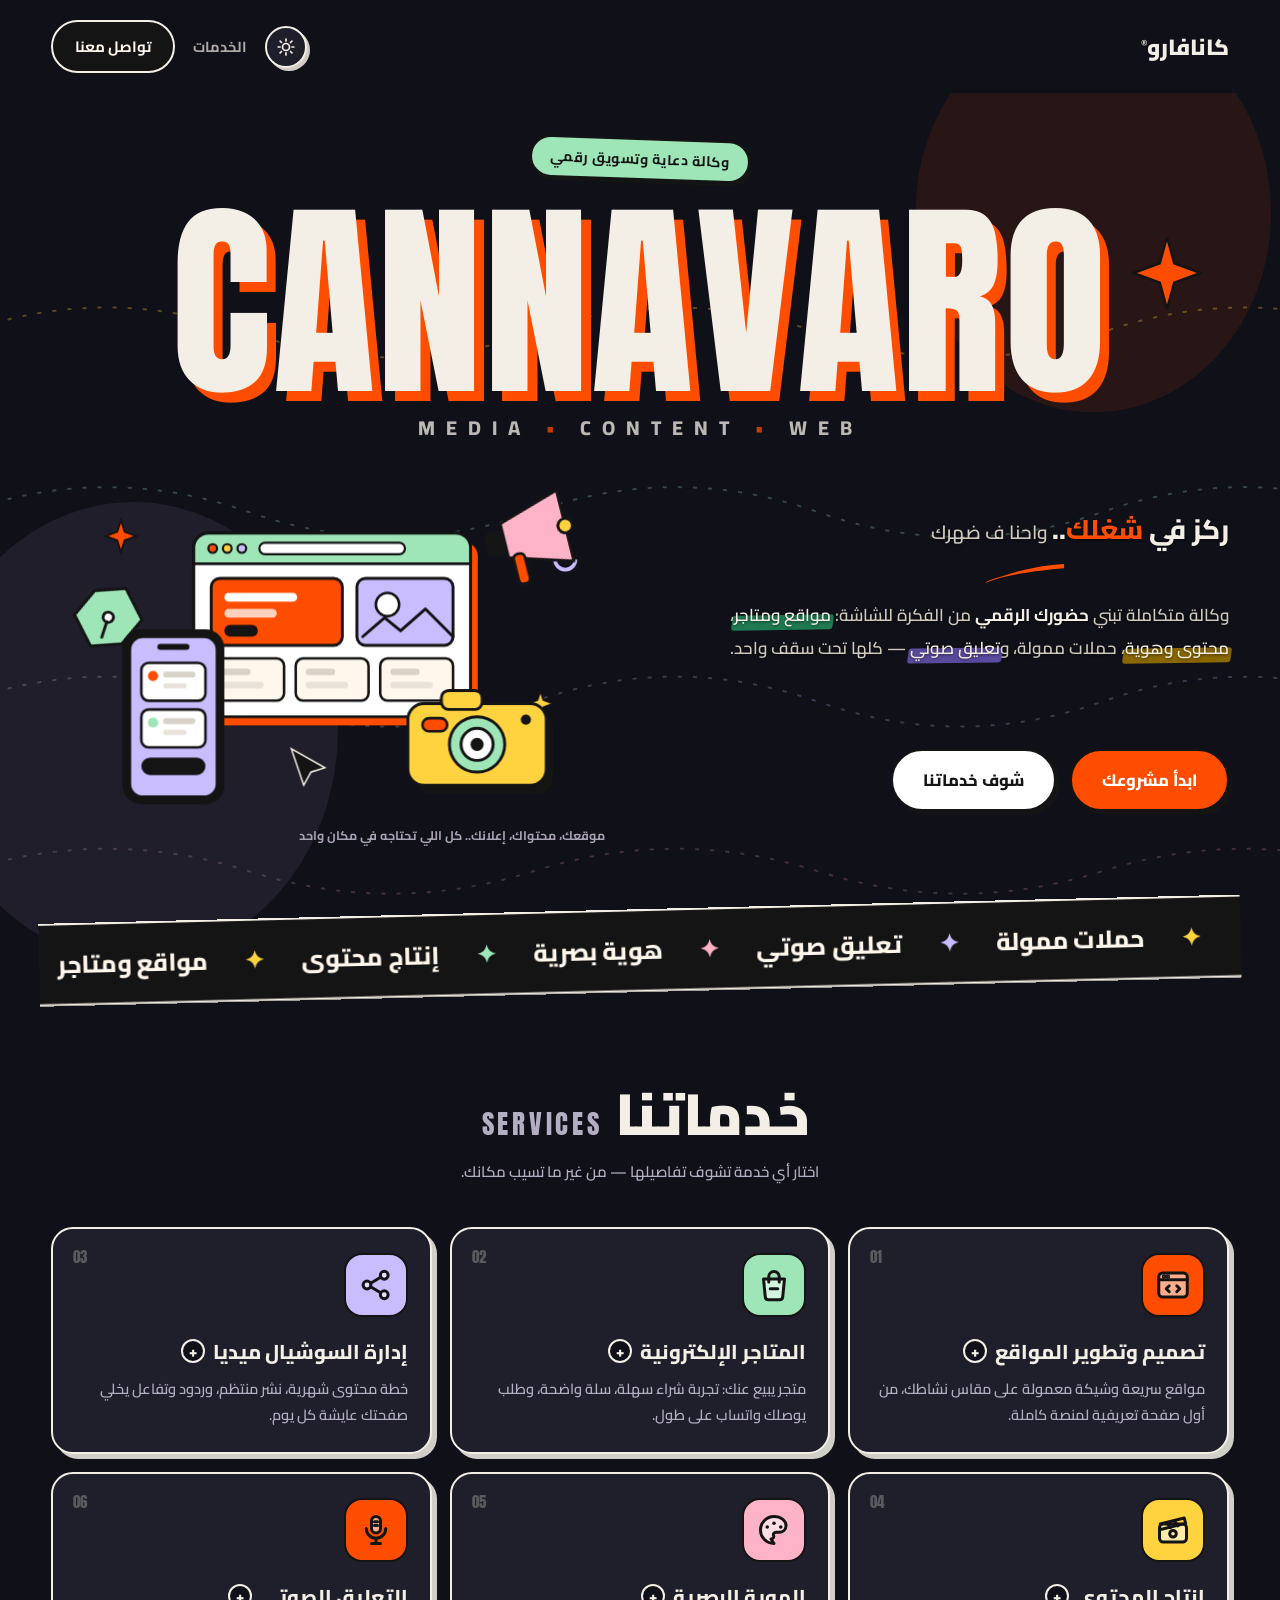
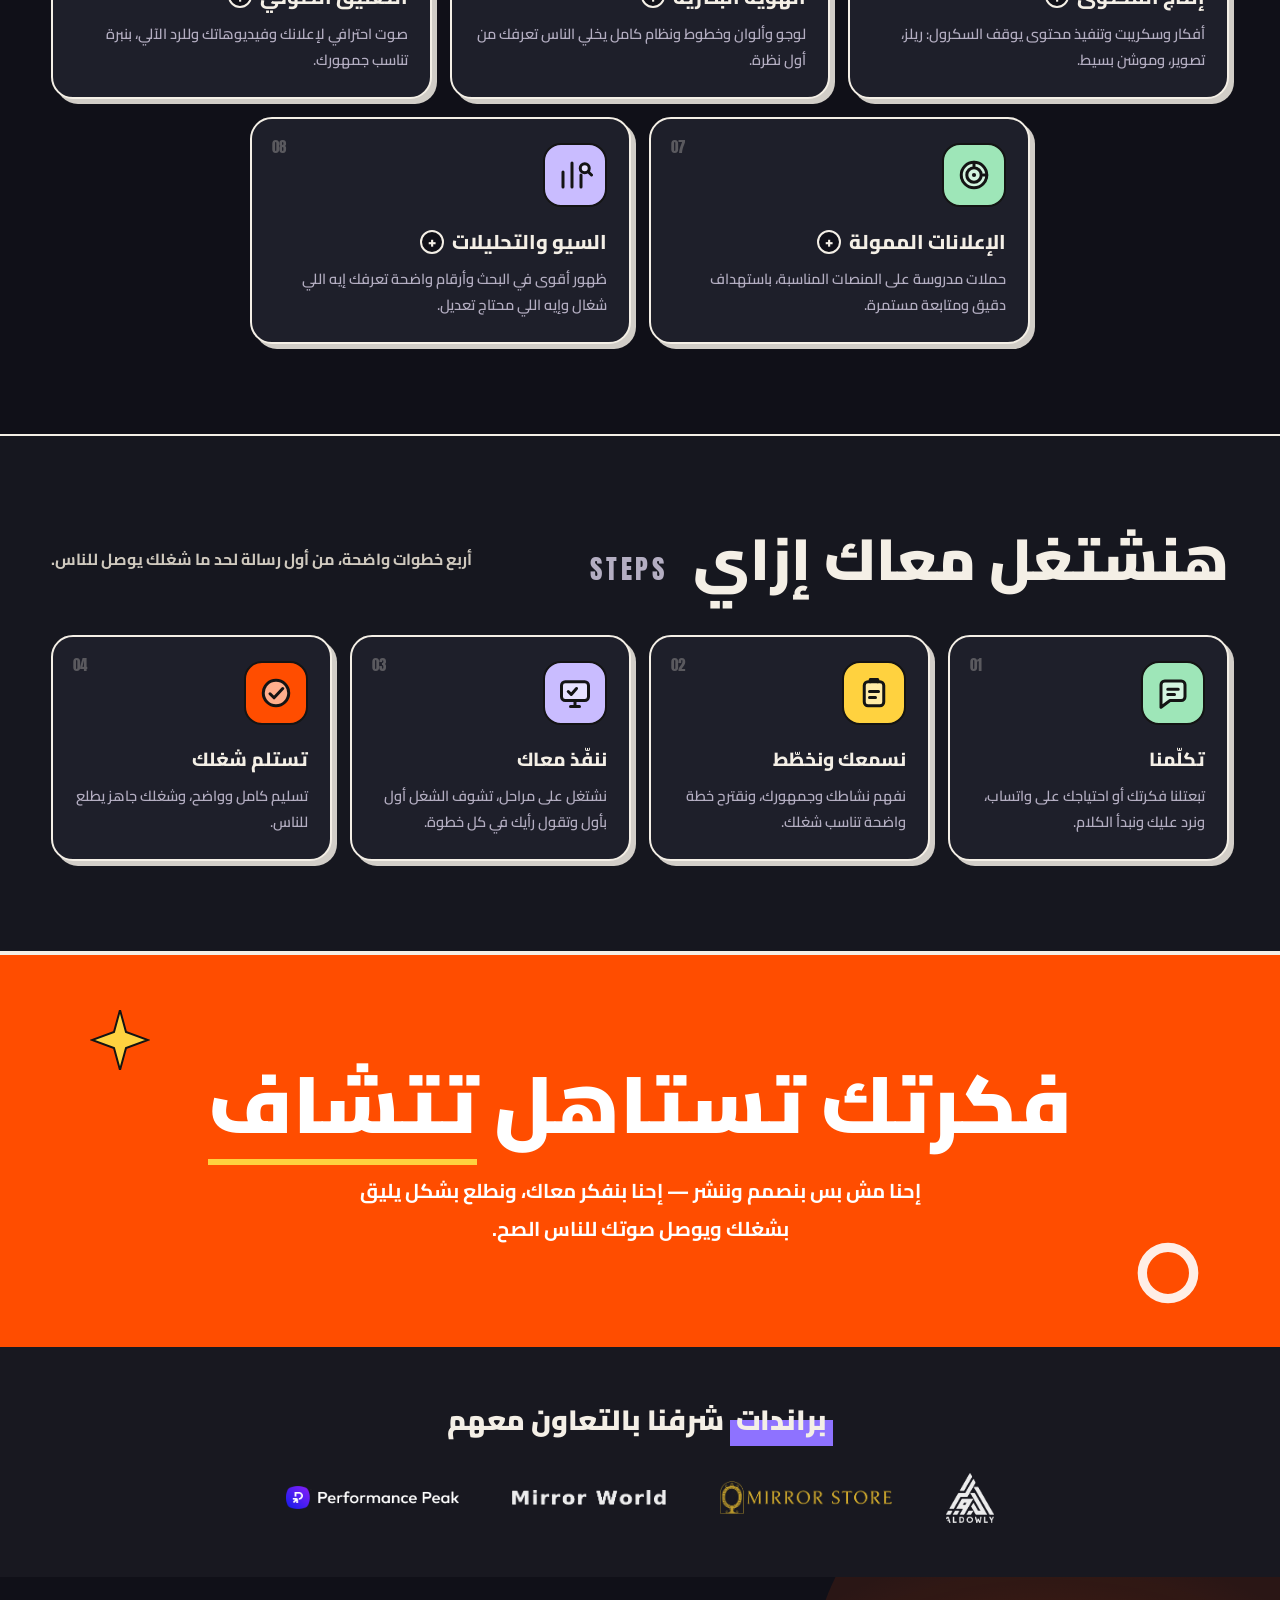
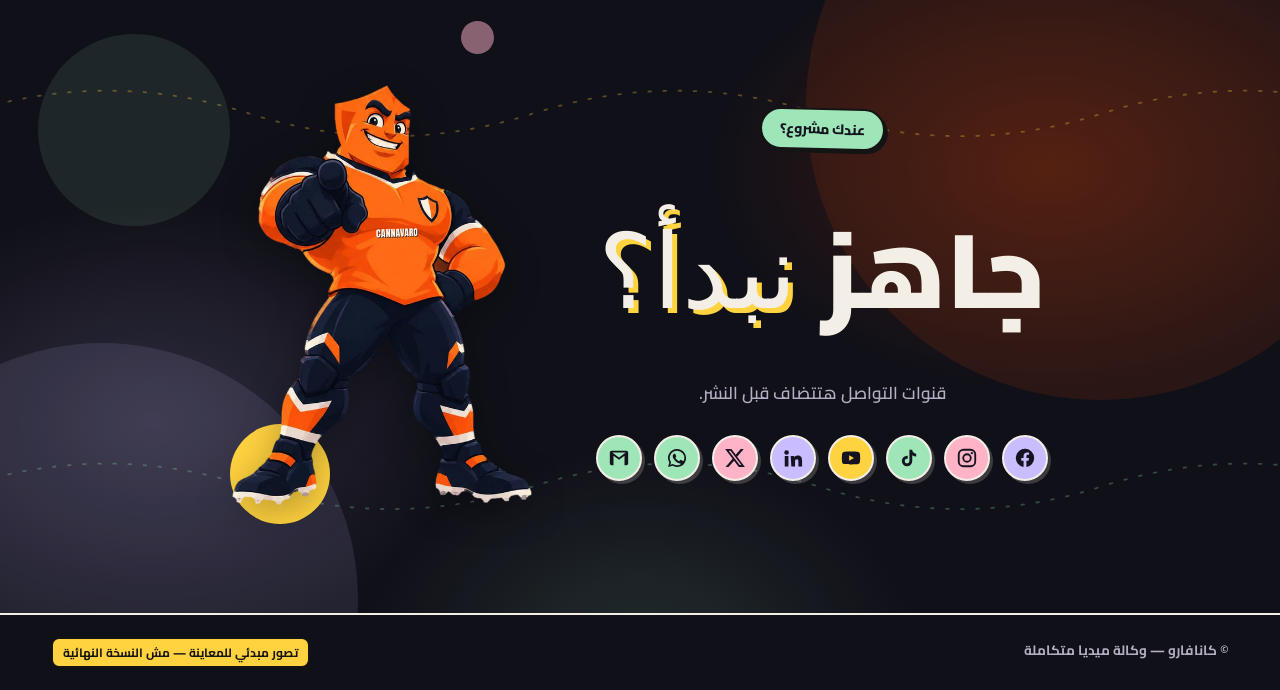
<file: concept-a-brands-preview/index.html>
<!DOCTYPE html>
<html lang="ar" dir="rtl">
<head>
<meta charset="UTF-8">
<meta name="viewport" content="width=device-width, initial-scale=1.0">
<meta name="robots" content="noindex">
<title>Cannavaro Media</title>
<link rel="icon" type="image/svg+xml" href="favicon.svg">
<meta name="description" content="كانافارو — وكالة دعاية وتسويق رقمي: مواقع ومتاجر، محتوى وهوية، حملات ممولة، وتعليق صوتي.">
<meta property="og:type" content="website">
<meta property="og:title" content="Cannavaro Media">
<meta property="og:description" content="وكالة دعاية وتسويق رقمي — مواقع ومتاجر، محتوى وهوية، حملات ممولة، وتعليق صوتي.">
<meta property="og:url" content="https://ahmedshaban777-lgtm.github.io/cannavaro-media/concept-a/">
<meta property="og:image" content="https://ahmedshaban777-lgtm.github.io/cannavaro-media/concept-a/og-image.png">
<meta property="og:image:width" content="1200">
<meta property="og:image:height" content="630">
<meta name="twitter:card" content="summary_large_image">
<link rel="stylesheet" href="fonts/fonts.css?v=2">
<script>document.documentElement.classList.add('js');try{document.documentElement.setAttribute('data-theme',localStorage.getItem('cannavaro-theme')||'dark')}catch(e){document.documentElement.setAttribute('data-theme','dark')}</script>
<style>
:root{
  --ink:#141414; --cream:#FFF6EC;
  --orange:#FF4D00; --mint:#9EE6B8; --lav:#C9BCFF; --yellow:#FFD23F; --pink:#FFB3C7;
  --bg:var(--cream); --bg2:#fff; --surface:#fff; --text:var(--ink); --muted:#5b564e; --soft:#3d3a35; --line:var(--ink); --shadow:rgba(20,20,20,.9); --dash:#D8D2C8; --cap:#9a938a;
}
html[data-theme="dark"]{
  --bg:#101018; --bg2:#16171F; --surface:#1E1F2A; --text:#F4EFE6; --muted:#B4AEC2; --soft:#CFC9BE; --line:#F4EFE6; --shadow:rgba(244,239,230,.85); --dash:#3A3B47; --cap:#A8A2B4;
}
*{margin:0;padding:0;box-sizing:border-box}
html{scroll-behavior:smooth;background:var(--bg)}
body{font-family:'Cairo',sans-serif;background:var(--bg);color:var(--text);overflow-x:hidden;transition:background-color .35s ease,color .35s ease}
body::before{content:"";position:fixed;inset:0;z-index:-2;opacity:0;transition:opacity .45s ease;background:
  radial-gradient(900px 520px at 88% -6%,rgba(255,77,0,.16),transparent 62%),
  radial-gradient(820px 560px at 6% 30%,rgba(201,188,255,.13),transparent 60%),
  radial-gradient(760px 620px at 78% 88%,rgba(158,230,184,.09),transparent 62%),
  linear-gradient(168deg,#17181F 0%,#101018 46%,#0C0D13 100%)}
html[data-theme="dark"] body::before{opacity:1}
.services,.contact,footer{background:var(--bg)}
.hero{color:var(--text)}
.hero .brand{color:var(--text)}
.hero .brand-sub{color:var(--text);opacity:.75}
.hero .def{color:var(--soft)}
.hero .def b{color:var(--text)}
.hero .def .mark{color:var(--ink)}
.hero .illo-cap{color:var(--cap)}
.hero .kicker{color:var(--ink)}
.hero .slogan-badge{color:var(--ink)}
.hero-bg{display:block;position:absolute;inset:0;z-index:1;pointer-events:none;overflow:hidden}
html[data-theme="dark"] .hero-bg{display:block}
.hero-bg svg{position:absolute;inset:0;width:100%;height:100%}
.hero-bg .wl{fill:none;stroke-linecap:round;stroke-dasharray:3 14;animation:wdrift 26s linear infinite}
.hero-bg .wl2{animation-duration:34s;animation-direction:reverse}
.hero-bg .wl3{animation-duration:44s}
@keyframes wdrift{to{stroke-dashoffset:-340}}
.hero-bg .glow{animation:gpulse 9s ease-in-out infinite}
.hero-bg .glow2{animation-duration:12s;animation-delay:-4s}
@keyframes gpulse{50%{opacity:.45}}
nav .nav-brand,nav .nav-svc{color:var(--text)}

a{text-decoration:none;color:inherit}
.latin{font-family:'Anton',sans-serif;font-weight:400}

/* ===== NAV ===== */
nav{display:flex;justify-content:space-between;align-items:center;padding:20px clamp(18px,4vw,56px);position:relative;z-index:5}
.nav-side{display:flex;align-items:center;gap:18px}
.nav-svc{font-weight:700;font-size:14.5px;color:var(--ink);opacity:.7}
.nav-svc:hover{opacity:1}
.nav-svc:focus-visible{outline:2.5px solid var(--line);outline-offset:3px;border-radius:6px}
.nav-brand{font-weight:900;font-size:22px}
.nav-brand sup{font-size:10px;font-weight:700}
.nav-cta{background:var(--ink);color:var(--cream);padding:10px 22px;border-radius:99px;font-weight:700;font-size:15px;transition:background .25s,transform .25s}
.nav-cta:hover{background:var(--orange);transform:translateY(-2px)}

/* ===== HERO ===== */
.hero{padding:clamp(24px,5vh,54px) clamp(18px,4vw,56px) 0;text-align:center;position:relative}
.hero .shape{position:absolute;pointer-events:none;z-index:2}
.hero>*:not(.hero-bg):not(.shape){position:relative;z-index:2}
.hero .star-hero{top:16%;right:6%;width:clamp(40px,6vw,72px);animation:spin 14s linear infinite}
.hero .kicker{display:inline-block;font-weight:700;font-size:14px;letter-spacing:.5px;background:var(--mint);border:2px solid var(--ink);border-radius:99px;padding:6px 18px;box-shadow:3px 3px 0 var(--ink);transform:rotate(2deg)}
.brand{display:block;font-size:clamp(64px,16.5vw,215px);line-height:.95;margin:22px 0 6px;color:var(--ink);text-shadow:.045em .045em 0 var(--orange);letter-spacing:.01em}
html.js .brand{opacity:0}
html.js.fonts-ready .brand{opacity:1;animation:brandShadow .7s .45s cubic-bezier(.2,.7,.2,1) both}
@keyframes brandIn{from{opacity:0;transform:translateY(30px)}to{opacity:1;transform:none}}
@keyframes brandShadow{from{text-shadow:0 0 0 var(--orange)}to{text-shadow:.045em .045em 0 var(--orange)}}
.brand-sub{font-size:clamp(12px,2.2vw,20px);letter-spacing:.55em;font-weight:800;color:var(--ink);opacity:.75;margin-bottom:26px}
.bl{display:inline-block}
/* name entrance: the liked letters-test motion (letters arrive from both edges, gaps close) */
html.js.fonts-ready .brand{opacity:1}
html.js.fonts-ready .bL,html.js.fonts-ready .bR{animation-duration:1.5s;animation-timing-function:cubic-bezier(.16,1,.3,1);animation-fill-mode:both;animation-delay:calc(var(--k)*260ms)}
html.js.fonts-ready .bL{animation-name:blL}
html.js.fonts-ready .bR{animation-name:blR}
@keyframes blL{from{transform:translateX(-120vw)}to{transform:none}}
@keyframes blR{from{transform:translateX(120vw)}to{transform:none}}
html.js.fonts-ready .brand-sub{animation:subIn .8s 2.6s ease both}
.brand{white-space:nowrap}
.hero{overflow-x:clip}
html.js.fonts-ready .brand-sub{animation:subIn .8s 1.9s ease both}
@keyframes subIn{from{opacity:0;transform:translateY(8px)}to{opacity:.75;transform:none}}
.brand-sub i{font-style:normal;color:var(--orange)}
.slogan-badge{display:inline-flex;align-items:center;gap:10px;border:2px dashed var(--ink);border-radius:99px;padding:7px 18px;font-size:13.5px;font-weight:700;background:#fff;transform:rotate(-1.2deg)}
.slogan-badge .dot{width:8px;height:8px;border-radius:50%;background:var(--orange);animation:pulse 1.6s infinite}
@keyframes pulse{50%{opacity:.25}}
.slogan-line{margin:0 0 30px;display:inline-block;position:relative;line-height:1.7;color:var(--ink);text-align:start;white-space:nowrap}
.slogan-line .s1{display:inline;font-size:clamp(19px,3vw,27px);font-weight:800}
.slogan-line .s2{display:inline;font-size:clamp(15px,2.2vw,19px);font-weight:600;color:var(--soft)}
.slogan-line .st{display:inline-block}
.slogan-line .hl{color:var(--orange)}
html.js .slogan-line .st,html.js .slogan-line .scribble{clip-path:inset(0 0 0 100%)}
html.js.fonts-ready .slogan-line .st{animation:slwipe 1.6s ease-out 3s both}
.slogan-line .scribble{position:absolute;left:18%;bottom:-35px;height:28px;width:28%;z-index:-1;pointer-events:none}
html.js.fonts-ready .slogan-line .scribble{animation:slwipe .44s ease-out 4.6s both}
@keyframes slwipe{from{clip-path:inset(0 0 0 100%)}to{clip-path:inset(0 0 0 0)}}
html[data-theme="dark"] .slogan-line{color:var(--text);text-shadow:0 1px 3px rgba(0,0,0,.55)}
.slogan-line .grad{color:inherit}
.slogan-line .grad .o{color:var(--orange)}
.slogan-line .grad,.slogan-line .em{display:inline-block;white-space:nowrap}
.slogan-line .em{color:inherit}
.slogan-line .brush{position:absolute;left:-14px;bottom:-2px;height:.8em;width:calc(100% + 28px);z-index:-1;transform:rotate(-.6deg);pointer-events:none}
.slogan-line .brushD{display:none}
html[data-theme="dark"] .slogan-line .brushL{display:none}
html[data-theme="dark"] .slogan-line .brushD{display:block}
@keyframes brushDraw{from{clip-path:inset(-6px -6px -6px 100%)}to{clip-path:inset(-6px -6px -6px 0)}}
@keyframes brushDrawL2R{from{clip-path:inset(-6px 100% -6px -6px)}to{clip-path:inset(-6px 0 -6px -6px)}}
@keyframes textSweep{from{clip-path:inset(-4px -4px -4px 100%)}to{clip-path:inset(-4px -4px -4px 0)}}
.slogan-line .sweep{display:inline-block}
.slogan-line .em .o2{color:var(--orange)}
html[data-theme="dark"] .slogan-line .grad .o,html[data-theme="dark"] .slogan-line .em .o2{color:var(--mint);text-shadow:0 1px 2px rgba(0,0,0,.85),0 3px 10px rgba(0,0,0,.6)}
html.js.fonts-ready .slogan-line .brush{animation:brushDrawL2R .9s 2.6s cubic-bezier(.3,.7,.25,1) both}
html.js.fonts-ready .slogan-line .sweep{animation:textSweep .9s 2.6s cubic-bezier(.3,.7,.25,1) both}
.slogan-line .en{font-family:'Anton';letter-spacing:.03em;font-weight:400}
.def{max-width:600px;margin:16px auto 0;font-size:clamp(14.5px,2vw,17px);line-height:1.9;color:#3d3a35;font-weight:600;text-shadow:0 1px 2px rgba(0,0,0,.15)}
.def b{color:var(--ink)}
.mark{position:relative;white-space:nowrap}
.mark::before{content:"";position:absolute;inset:auto -2px 2px -2px;height:.62em;z-index:-1;border-radius:3px;transform:skew(-8deg)}
html[data-theme="dark"] .mark::before{inset:auto -2px .08em -2px;height:.86em;transform:skew(-8deg) rotate(-.8deg)}
html[data-theme="dark"] .hero .def .mark{color:var(--text)}
html[data-theme="dark"] .hero .def{text-shadow:0 1px 3px rgba(0,0,0,.55)}
html[data-theme="dark"] .mark.y::before{background:#8A6800}
html[data-theme="dark"] .mark.m::before{background:#1F7A52}
html[data-theme="dark"] .mark.l::before{background:#5B4B9E}
.mark.y::before{background:var(--yellow)}
.mark.m::before{background:var(--mint)}
.mark.l::before{background:var(--lav)}
.hero-ctas{display:flex;gap:14px;justify-content:center;flex-wrap:wrap;margin-top:30px}
.btn{font-weight:800;font-size:16.5px;padding:14px 30px;border-radius:99px;border:2.5px solid var(--ink);transition:transform .22s,box-shadow .22s;box-shadow:4px 4px 0 var(--ink)}
.btn:hover{transform:translate(-2px,-2px);box-shadow:7px 7px 0 var(--ink)}
.btn:active{transform:translate(2px,2px);box-shadow:0 0 0 var(--ink)}
.btn-solid{background:var(--orange);color:#fff}
.btn-ghost{background:#fff;color:var(--ink)}

/* ===== HERO ILLUSTRATION ===== */
.illo{max-width:760px;margin:clamp(36px,6vh,60px) auto 0;position:relative}
.hero-grid{display:grid;grid-template-columns:1.02fr .98fr;grid-template-areas:"text illo" "ctas illo";gap:8px 48px;align-items:center;max-width:1260px;margin:0 auto;text-align:start}
.hero-text{grid-area:text}
.hero-grid .illo{grid-area:illo;margin:0}
.hero-grid .hero-ctas{grid-area:ctas;justify-content:flex-start;margin-top:6px}
.her
o-grid .def{margin:16px 0 0}
@media(max-width:900px){
.hero .star-hero{width:32px}
.sec-title .latin{display:block;margin-inline-start:0;margin-top:.18em}
.steps .sec-title{display:flex;flex-direction:column;align-items:flex-start}
.steps .sec-title .latin{order:-1;font-size:.5em;letter-spacing:.12em;margin:0 0 .3em;text-shadow:none;color:var(--muted);font-weight:400}
.hero-grid{grid-template-columns:1fr;grid-template-areas:"text" "illo" "ctas";text-align:center}
.hero-grid .hero-ctas{justify-content:center;margin-top:26px}
.hero-grid .def{margin:16px auto 0}
.hero-grid .illo{margin-top:28px}
}
.illo svg{width:100%;height:auto;display:block;overflow:visible}
.f1{animation:float 5s ease-in-out infinite}
.f2{animation:float 6.5s ease-in-out infinite reverse}
.f3{animation:float 7.5s ease-in-out infinite}
.f4{animation:float 5.8s ease-in-out infinite reverse}
@keyframes float{50%{transform:translateY(-10px)}}
.illo-cap{margin-top:10px;font-size:12.5px;font-weight:700;color:#9a938a}

/* ===== MARQUEE ===== */
.marquee{margin-top:clamp(40px,7vh,72px);background:var(--ink);color:var(--cream);overflow:hidden;padding:16px 0;transform:rotate(-1.4deg) scale(1.02);border-top:2.5px solid var(--line);border-bottom:2.5px solid var(--line)}
.marquee-track{display:flex;gap:0;width:max-content;animation:mq 22s linear infinite}
.marquee span{font-size:clamp(16px,2.6vw,24px);font-weight:800;padding:0 18px;white-space:nowrap}
.marquee .s1{color:var(--yellow)}.marquee .s2{color:var(--mint)}.marquee .s3{color:var(--pink)}.marquee .s4{color:var(--lav)}
@keyframes mq{to{transform:translateX(-50%)}}

/* ===== SERVICES ===== */
.services{padding:clamp(64px,10vh,110px) clamp(18px,4vw,56px)}
.sec-head{display:flex;align-items:flex-end;justify-content:space-between;gap:18px;flex-wrap:wrap;margin-bottom:42px}
.sec-title{font-size:clamp(30px,5.4vw,58px);font-weight:900;line-height:1.15}
.sec-title .latin{font-size:.46em;text-shadow:none;color:var(--muted);letter-spacing:.14em;margin-inline-start:12px;font-weight:400}
.sec-note{max-width:300px;font-weight:600;color:var(--muted);font-size:15px;line-height:1.8}
.svc-grid{display:grid;grid-template-columns:repeat(auto-fit,minmax(280px,1fr));gap:18px}
.svc{background:var(--surface);border:2.5px solid var(--line);border-radius:22px;padding:24px 22px;position:relative;transition:transform .25s,box-shadow .25s,background-color .35s,border-color .35s,color .35s;box-shadow:5px 5px 0 var(--shadow);cursor:pointer;user-select:none}
.svc:focus-visible{outline:3px solid var(--line);outline-offset:3px}
.svc:hover{transform:translateY(-5px);box-shadow:8px 8px 0 var(--shadow)}
.svc .num{position:absolute;top:16px;left:20px;font-family:'Anton';font-size:15px;opacity:.28}
.svc .ic{width:64px;height:64px;border-radius:18px;border:2.5px solid var(--ink);display:flex;align-items:center;justify-content:center;margin-bottom:16px;transition:transform .3s}
.svc:hover .ic{transform:rotate(-8deg) scale(1.07)}
.svc .ic svg{width:36px;height:36px}
.c1{background:var(--orange)} .c2{background:var(--mint)} .c3{background:var(--lav)} .c4{background:var(--yellow)} .c5{background:var(--pink)}

/* ===== STEPS ===== */
.steps{padding:clamp(64px,10vh,110px) clamp(18px,4vw,56px);background:var(--bg2);border-top:2.5px solid var(--line);border-bottom:2.5px solid var(--line);transition:background-color .35s,border-color .35s}
.steps-grid{display:grid;grid-template-columns:repeat(auto-fit,minmax(230px,1fr));gap:18px}
.step{background:var(--surface);border:2.5px solid var(--line);border-radius:22px;padding:24px 22px;position:relative;box-shadow:5px 5px 0 var(--shadow);transition:transform .25s,box-shadow .25s,background-color .35s,border-color .35s,color .35s}
.step:hover{transform:translate(-2px,-2px);box-shadow:7px 7px 0 var(--shadow)}
.step .num{position:absolute;top:16px;left:20px;font-family:'Anton';font-size:15px;opacity:.28}
.step .ic{width:64px;height:64px;border-radius:18px;border:2.5px solid var(--ink);display:flex;align-items:center;justify-content:center;margin-bottom:16px;transition:transform .3s}
.step:hover .ic{transform:rotate(-8deg) scale(1.07)}
.step .ic svg{width:36px;height:36px}
.step h3{font-size:19px;font-weight:800;margin-bottom:6px}
.step p{font-size:14.5px;font-weight:600;color:var(--muted);line-height:1.8}
.svc h3{font-size:20px;font-weight:800;margin-bottom:6px;display:flex;align-items:center;gap:8px}
.svc .plus{flex:none;width:24px;height:24px;border-radius:50%;border:2px solid var(--line);display:inline-flex;align-items:center;justify-content:center;font-weight:900;font-size:15px;line-height:1;transition:transform .3s,background .3s;background:var(--bg)}
.svc.open .plus{transform:rotate(45deg);background:var(--yellow)}
.svc p{font-size:14.5px;line-height:1.8;color:var(--muted);font-weight:600}
.svc .svc-details{max-height:0;overflow:hidden;transition:max-height .45s cubic-bezier(.2,.7,.2,1)}
.svc.open .svc-details{max-height:220px}
.svc .svc-details ul{list-style:none;margin-top:12px;border-top:2px dashed var(--dash);padding-top:12px;display:grid;gap:8px}
.svc .svc-details li{font-size:14px;font-weight:700;color:var(--soft);display:flex;align-items:center;gap:8px}
.svc .svc-details li::before{content:"";flex:none;width:9px;height:9px;border-radius:3px;background:var(--orange);border:1.5px solid var(--line)}
.svc-cta{display:inline-flex;align-items:center;gap:6px;margin-top:14px;font-size:14px;font-weight:800;color:var(--ink);background:var(--yellow);border:2px solid var(--ink);border-radius:999px;padding:8px 14px;box-shadow:3px 3px 0 var(--ink);transition:transform .15s,box-shadow .15s}
.svc-cta:hover{transform:translate(-1px,-1px);box-shadow:4px 4px 0 var(--ink)}
.svc-cta:focus-visible{outline:3px solid var(--ink);outline-offset:2px}
#toTop{position:fixed;bottom:84px;left:22px;z-index:60;width:52px;height:52px;border-radius:50%;background:var(--orange);color:#fff;border:2.5px solid var(--ink);box-shadow:4px 4px 0 var(--ink);font-size:22px;line-height:1;cursor:pointer;opacity:0;pointer-events:none;transform:translateY(12px);transition:opacity .3s,transform .3s;display:grid;place-items:center}
#toTop.show{opacity:1;pointer-events:auto;transform:none}
#toTop:focus-visible{outline:3px solid var(--ink);outline-offset:3px}
.svc:nth-child(3n) .svc-details li::before{background:var(--mint)}
.svc:nth-child(3n+1) .svc-details li::before{background:var(--lav)}

/* ===== STATEMENT ===== */
.statement{background:var(--orange);color:#fff;text-align:center;padding:clamp(64px,11vh,120px) clamp(18px,4vw,56px);border-top:2.5px solid var(--line);border-bottom:0;position:relative;overflow:hidden}
.statement h2{font-size:clamp(36px,7vw,80px);font-weight:900;line-height:1.25}
.statement h2 .u{text-decoration:underline;text-decoration-color:var(--yellow);text-decoration-thickness:6px;text-underline-offset:.32em}
.statement p{margin-top:18px;font-size:clamp(16px,2.6vw,20px);font-weight:700;opacity:1;max-width:580px;margin-inline:auto;line-height:1.9}
.statement .shape{position:absolute;pointer-events:none}
.statement .star2{top:14%;left:7%;width:clamp(36px,5vw,60px);animation:spin 16s linear infinite}
.statement .ring2{bottom:10%;right:6%;width:clamp(40px,6vw,70px);animation:float 5.5s ease-in-out infinite}
@keyframes spin{to{transform:rotate(360deg)}}

/* ===== CONTACT ===== */
.contact{text-align:center;padding:clamp(70px,12vh,130px) clamp(18px,4vw,56px)}
.contact .mini{font-weight:800;font-size:14px;background:var(--mint);color:#14131F;border:2px solid var(--ink);border-radius:99px;padding:6px 18px;display:inline-block;box-shadow:3px 3px 0 var(--ink);transform:rotate(1.5deg)}
.contact h2{font-size:clamp(44px,9vw,104px);font-weight:900;margin:22px 0 10px}
.contact h2 .latin{text-shadow:.05em .05em 0 var(--yellow)}
.contact p{color:var(--muted);font-weight:600;font-size:17px;margin-bottom:32px}
.contact-inner{max-width:900px;margin:0 auto;display:flex;flex-direction:column;align-items:center;gap:20px}
.contact-mascot{width:clamp(190px,52vw,240px);height:auto;display:block;filter:drop-shadow(0 10px 18px rgba(0,0,0,.28))}
@media(min-width:820px){.contact-inner{flex-direction:row;justify-content:center;gap:64px}.contact-mascot{width:300px}.contact-text{text-align:center}}

html[data-theme="dark"] .contact{position:relative;overflow:hidden;background:
 radial-gradient(520px 340px at 82% 30%,rgba(255,77,0,.20),transparent 65%),
 radial-gradient(480px 340px at 12% 70%,rgba(201,188,255,.17),transparent 65%),
 radial-gradient(420px 300px at 50% 105%,rgba(158,230,184,.13),transparent 65%),var(--bg)}
.cdots{position:absolute;inset:0;pointer-events:none;z-index:0;overflow:hidden}
.cd{position:absolute;border-radius:50%;display:block;animation:float 9s ease-in-out infinite}
.cd.c1{width:clamp(300px,46vw,600px);height:clamp(300px,46vw,600px);right:-9%;top:-26%;background:rgba(255,196,160,.55)}
.cd.c2{width:clamp(120px,15vw,200px);height:clamp(120px,15vw,200px);left:3%;top:9%;background:rgba(158,230,184,.5);animation-delay:-3s}
.cd.c3{width:clamp(280px,40vw,520px);height:clamp(280px,40vw,520px);left:-12%;bottom:-38%;background:rgba(201,188,255,.5);animation-delay:-5s}
.cd.c4{width:clamp(60px,8vw,100px);height:clamp(60px,8vw,100px);left:18%;bottom:14%;border:clamp(7px,1vw,12px) solid rgba(255,210,63,.8);animation-delay:-2s}
.cd.c5{width:clamp(22px,2.6vw,34px);height:clamp(22px,2.6vw,34px);left:36%;top:7%;background:rgba(255,179,199,.85);animation-delay:-6s}
.cw{position:absolute;inset:0;width:100%;height:100%}
.cw path{fill:none;stroke-linecap:round;stroke-width:2;stroke-dasharray:3 14;animation:wdrift 30s linear infinite}
.cw1{stroke:rgba(224,168,0,.5)}.cw2{stroke:rgba(130,108,224,.45)}
.cw2{animation-direction:reverse!important}
html[data-theme="dark"] .cd.c1{background:rgba(255,77,0,.11)}
html[data-theme="dark"] .cd.c2{background:rgba(158,230,184,.10)}
html[data-theme="dark"] .cd.c3{background:rgba(201,188,255,.11)}
html[data-theme="dark"] .cd.c4{border-color:rgba(255,210,63,.4)}
html[data-theme="dark"] .cd.c5{background:rgba(255,179,199
,.5)}
html[data-theme="dark"] .cw1{stroke:rgba(255,210,63,.3)}
html[data-theme="dark"] .cw2{stroke:rgba(158,230,184,.26)}
@media(max-width:700px){.cd.c1{width:300px;height:300px;right:-24%;top:-8%}.cd.c3{width:300px;height:300px;left:-30%;bottom:-12%}.cd.c2{width:110px;height:110px;left:4%;top:3%}.cd.c4{left:auto;right:8%;bottom:10%}.cd.c5{left:auto;right:12%;top:6%}}
.socials{display:flex;gap:12px;justify-content:center;flex-wrap:wrap;margin-top:-6px}
.soc{width:46px;height:46px;border-radius:50%;background:var(--c);color:#14131F;border:2px solid var(--ink);box-shadow:3px 3px 0 var(--ink);display:grid;place-items:center;transition:transform .2s}
.soc:hover{transform:translateY(-3px)}
.soc svg{width:22px;height:22px}
html[data-theme="dark"] .soc{border-color:var(--line);box-shadow:3px 3px 0 rgba(255,246,236,.18)}
@media(max-width:700px){.soc{width:42px;height:42px}.socials{gap:16px;max-width:236px;margin-inline:auto}}
.contact-inner{position:relative;z-index:1}
html:not([data-theme="dark"]) .contact{position:relative;overflow:hidden;background:
 radial-gradient(520px 340px at 82% 30%,rgba(255,77,0,.12),transparent 65%),
 radial-gradient(480px 340px at 12% 70%,rgba(201,188,255,.34),transparent 65%),
 radial-gradient(420px 300px at 50% 105%,rgba(158,230,184,.30),transparent 65%),var(--bg)}
html:not([data-theme="light"]):not([data-theme="dark"]) .contact{position:relative}
html:not([data-theme="dark"]) .contact-mascot{filter:drop-shadow(0 10px 6px rgba(20,20,20,.42)) drop-shadow(0 26px 26px rgba(20,20,20,.30))}
.contact .btns{display:flex;gap:16px;justify-content:center;flex-wrap:wrap}
.btn-wa{background:var(--ink);color:#fff;display:inline-flex;align-items:center;gap:10px}
.btn-wa:hover{background:var(--orange)}
.btn-wa svg{width:20px;height:20px}
.btn-mail{background:#fff;color:var(--ink)}

/* ===== FOOTER ===== */
footer{border-top:2.5px solid var(--line);padding:22px clamp(18px,4vw,56px);display:flex;justify-content:space-between;gap:12px;flex-wrap:wrap;font-size:13.5px;font-weight:700;color:var(--muted)}
footer .preview-tag{background:var(--yellow);color:var(--ink);border:2px solid var(--ink);border-radius:8px;padding:2px 10px;font-size:12px}

/* reveal */
.rv{opacity:1;transform:translateY(26px);transition:transform .7s cubic-bezier(.2,.7,.2,1)}
.rv.on{transform:none}

/* mobile steps compaction (last: must override base step rules) */
@media(max-width:900px){
.steps-grid{gap:10px}
.step{padding:14px 14px;border-radius:16px}
.step .num{top:10px;left:14px;font-size:12px}
.step .ic{width:40px;height:40px;border-radius:12px;margin-bottom:8px}
.step .ic svg{width:22px;height:22px}
.step h3{font-size:15.5px;margin-bottom:3px}
.step p{font-size:13px;line-height:1.65}
#toTop{bottom:118px}
}
/* ===== THEME TOGGLE ===== */
#themeToggle{width:42px;height:42px;flex:none;border-radius:50%;border:2.5px solid var(--line);background:var(--surface);color:var(--text);display:grid;place-items:center;cursor:pointer;box-shadow:3px 3px 0 var(--shadow);transition:transform .2s,box-shadow .2s,background-color .35s,color .35s,border-color .35s}
#themeToggle:hover{transform:translate(-1px,-1px);box-shadow:4px 4px 0 var(--shadow)}
#themeToggle:focus-visible{outline:3px solid var(--line);outline-offset:3px}
#themeToggle svg{width:20px;height:20px}
html[data-theme="dark"] .nav-cta{border:2px solid var(--line)}
#themeToggle .ic-sun{display:none}
html[data-theme="dark"] #themeToggle .ic-sun{display:block}
html[data-theme="dark"] #themeToggle .ic-moon{display:none}
/* smooth theme crossfade */
.steps,.services,.contact,footer,.statement,.marquee,.slogan-badge,.slogan-line{transition:background-color .35s ease,border-color .35s ease}
.hero,.brand,.brand-sub,.def,.sec-note,.nav-brand,.nav-svc{transition:color .35s ease}

.brands{padding:clamp(34px,6vh,58px) clamp(16px,4vw,64px);text-align:center;background:rgba(255,255,255,.5)}
html[data-theme="dark"] .brands{background:rgba(255,246,236,.035)}
.brands-head h2{text-wrap:balance;font-size:clamp(18px,2.6vw,28px);font-weight:900;line-height:1.4}
.brands-head h2 i{font-style:normal;background:linear-gradient(transparent 50%,var(--lav) 50%);padding:0 6px}
.brands-row{display:flex;align-items:center;justify-content:center;gap:clamp(22px,4.2vw,72px);flex-wrap:wrap;margin-top:clamp(22px,3.6vh,36px);max-width:1180px;margin-inline:auto}
.brands-row img{display:block;height:auto;object-fit:contain;transition:transform .25s}
.brands-row .b-ms{filter:brightness(.7) saturate(1.35)}
html[data-theme="dark"] .brands-row .b-ald,html[data-theme="dark"] .brands-row .b-mw{filter:brightness(0) invert(1);opacity:.92}
html[data-theme="dark"] .brands-row .b-ms{filter:brightness(1.12) saturate(1.1)}
.b-pp-d{display:none!important}html[data-theme="dark"] .b-pp-l{display:none!important}html[data-theme="dark"] .b-pp-d{display:block!important}
.brands-row img:hover{transform:translateY(-3px)}
.brands-row .b-ald{width:clamp(36px,4vw,48px)}
.brands-row .b-ms{width:clamp(120px,13.5vw,176px)}
.brands-row .b-mw{width:clamp(104px,12vw,160px)}
.brands-row .b-pp{width:clamp(120px,13.5vw,184px)}
html[data-theme="dark"] .brands-head h2 i{background:linear-gradient(transparent 50%,#8E72FF 50%)}
@media(max-width:700px){.brands-row{gap:26px 34px;max-width:290px}.brands-row .b-ald{width:36px}.brands-row .b-ms{width:112px}.brands-row .b-mw{width:100px}.brands-row .b-pp{width:114px}}

/* illustration entrance: window, phone, camera, megaphone one after another, then calm settle */
.illo svg .f1,.illo svg .f2,.illo svg .f3,.illo svg .f4{animation:none}
.illo svg .keep.f3{animation:float 7.5s ease-in-out infinite}
.illo svg .keep.f2{animation:float 6.5s ease-in-out infinite reverse}
.en{transform-box:fill-box;transform-origin:center}
html.js .en{opacity:0}
.illo.on .en{animation-fill-mode:both;animation-timing-function:cubic-bezier(.2,.8,.3,1.12);animation-duration:.75s}
.illo.on .e-win{animation-name:enWin;animation-delay:0s;animation-duration:.7s}
.illo.on .e-phone{animation-name:enPhone;animation-delay:.6s}
.illo.on .e-cam{animation-name:enCam;animation-delay:1.1s}
.illo.on .e-mega{animation-name:enMega;animation-delay:1.6s}
.illo.on .e-pen,.illo.on .e-cursor,.illo.on .e-star,.illo.on .e-star2,.illo.on .e-ring{animation-name:enPop;animation-duration:.5s}
.illo.on .e-pen{animation-delay:2.1s}.illo.on .e-star{animation-delay:2.2s}.illo.on .e-ring{animation-delay:2.3s}.illo.on .e-star2{animation-delay:2.4s}.illo.on .e-cursor{animation-delay:2.5s}
@keyframes enWin{from{opacity:0;transform:scale(.88)}to{opacity:1;transform:none}}
@keyframes enPhone{from{opacity:0;transform:translateY(70px) scale(.92)}to{opacity:1;transform:none}}
@keyframes enCam{from{opacity:0;transform:translateX(90px) rotate(6deg)}to{opacity:1;transform:none}}
@keyframes enMega{from{opacity:0;transform:translate(40px,-40px) scale(.7)}to{opacity:1;transform:none}}
@keyframes enPop{from{opacity:0;transform:scale(.4)}to{opacity:1;transform:none}}

/* light-theme hero life: soft curved dotted paths + translucent shapes in site colors */
.hb-s{display:none;position:absolute;pointer-events:none;animation:float 8s ease-in-out infinite}
html:not([data-theme="dark"]) .hb-s{display:block}
html:not([data-theme="dark"]) .hero-bg .glow{fill:rgba(255,77,0,.12)}
html:not([data-theme="dark"]) .hero-bg .glow2{fill:rgba(201,188,255,.38)}
html:not([data-theme="dark"]) .hero-bg path:nth-of-type(1){stroke:rgba(224,168,0,.55)}
html:not([data-theme="dark"]) .hero-bg path:nth-of-type(2){stroke:rgba(52,160,110,.45)}
html:not([data-theme="dark"]) .hero-bg path:nth-of-type(3){stroke:rgba(130,108,224,.45)}
html:not([data-theme="dark"]) .hero-bg path:nth-of-type(4){stroke:rgba(255,110,150,.42)}
.hb1{width:clamp(54px,9vw,130px);height:clamp(54px,9vw,130px);border-radius:50%;background:rgba(158,230,184,.5);left:3%;top:8%}
.hb2{width:clamp(40px,6vw,90px);height:clamp(40px,6vw,90px);border-radius:22%;background:rgba(201,188,255,.55);right:2%;top:17%;transform:rotate(14deg);animation-duration:10s;animation-direction:reverse}
.hb3{width:clamp(34px,5vw,70px);height:clamp(34px,5vw,70px);border-radius:50%;border:clamp(5px,.8vw,9px) solid rgba(255,210,63,.8);left:2.5%;top:46%;animation-duration:9s}
.hb4{width:clamp(18px,2.4vw,34px);height:clamp(18px,2.4vw,34px);border-radius:50%;background:rgba(255,179,199,.8);left:17%;top:6%;animation-duration:7s;animation-direction:reverse}
@media(max-width:700px){.hb2,.hb3{display:none!important}.hb4{left:auto;right:9%;top:7%}}
/* services intro centered, last row centered, arrow smaller on phones */
.services .sec-head{flex-direction:column;align-items:center;text-align:center;gap:10px}
.services .sec-title{text-align:center}
.services .sec-note{max-width:none;text-wrap:balance;margin-inline:auto}
@media(min-width:760px){.services .sec-note{white-space:nowrap}}
@media(min-width:960px){.svc-grid{display:flex;flex-wrap:wrap;justify-content:center}.svc-grid>.svc{flex:0 0 calc((100% - 36px)/3)}}
@media(max-width:700px){#toTop{width:38px;height:38px;font-size:17px;bottom:16px;left:8px;box-shadow:3px 3px 0 var(--ink)}.services .sec-note{max-width:290px}}
/* steps note: one clear line on laptop, slightly darker, balanced with title */
@media(min-width:760px){
.steps .sec-head{align-items:center}
.steps .sec-note{max-width:none;white-space:nowrap;color:var(--soft);font-size:16px;font-weight:700}
}
</style>
</head>
<body>

<nav>
  <div class="nav-brand">كانافارو<sup>®</sup></div>
  <div class="nav-side"><button id="themeToggle" type="button" aria-label="التبديل للوضع الليلي" title="الوضع الليلي"><svg class="ic-moon" viewBox="0 0 24 24" fill="none" stroke="currentColor" stroke-width="2" stroke-linejoin="round"><path d="M20 13A8 8 0 1 1 11 4a6.5 6.5 0 0 0 9 9z"/></svg><svg class="ic-sun" viewBox="0 0 24 24" fill="none" stroke="currentColor" stroke-width="2" stroke-linecap="round"><circle cx="12" cy="12" r="4.2"/><path d="M12 2.5v2.4M12 19.1v2.4M2.5 12h2.4M19.1 12h2.4M4.9 4.9l1.7 1.7M17.4 17.4l1.7 1.7M19.1 4.9l-1.7 1.7M6.6 17.4l-1.7 1.7"/></svg></button><a class="nav-svc" href="#se
rvices">الخدمات</a><a class="nav-cta" href="#contact">تواصل معنا</a></div>
</nav>

<header class="hero">
  <div class="hero-bg" aria-hidden="true"><span class="hb-s hb1"></span><span class="hb-s hb2"></span><span class="hb-s hb3"></span><span class="hb-s hb4"></span>
    <svg viewBox="0 0 1440 900" preserveAspectRatio="none">
      <circle class="glow" cx="1230" cy="120" r="200" fill="rgba(255,77,0,.10)"/>
      <circle class="glow glow2" cx="150" cy="640" r="230" fill="rgba(201,188,255,.08)"/>
      <path class="wl"  d="M-40 240 Q120 190 280 240 T600 240 T920 240 T1240 240 T1560 240" stroke="rgba(255,210,63,.30)" stroke-width="2"/>
      <path class="wl wl2" d="M-40 420 Q120 370 280 420 T600 420 T920 420 T1240 420 T1560 420" stroke="rgba(158,230,184,.26)" stroke-width="2"/>
      <path class="wl wl3" d="M-40 610 Q120 560 280 610 T600 610 T920 610 T1240 610 T1560 610" stroke="rgba(201,188,255,.24)" stroke-width="2"/>
      <path class="wl wl2" d="M-40 780 Q120 735 280 780 T600 780 T920 780 T1240 780 T1560 780" stroke="rgba(255,179,199,.20)" stroke-width="2"/>
    </svg>
  </div>
  <span class="kicker">وكالة دعاية وتسويق رقمي</span>
  <h1 class="brand latin" dir="ltr" aria-label="CANNAVARO"><span class="bl bL" style="--k:4" aria-hidden="true">C</span><span class="bl bL" style="--k:3" aria-hidden="true">A</span><span class="bl bL" style="--k:2" aria-hidden="true">N</span><span class="bl bL" style="--k:1" aria-hidden="true">N</span><span class="bl bL" style="--k:0" aria-hidden="true">A</span><span class="bl bR" style="--k:0" aria-hidden="true">V</span><span class="bl bR" style="--k:1" aria-hidden="true">A</span><span class="bl bR" style="--k:2" aria-hidden="true">R</span><span class="bl bR" style="--k:3" aria-hidden="true">O</span></h1>
  <svg class="shape star-hero" viewBox="0 0 60 60" fill="none"><path d="M30 0l6 22 22 8-22 8-6 22-6-22-22-8 22-8z" fill="#FF4D00" stroke="#141414" stroke-width="2"/></svg>
  <div class="brand-sub" dir="ltr">MEDIA <i>•</i> CONTENT <i>•</i> WEB</div>
  <div class="hero-grid">
  <div class="hero-text">
  <div class="slogan-line"><span class="st"><span class="s1">ركز في <span class="hl">شغلك</span>..</span> <span class="s2">واحنا ف ضهرك</span></span><svg class="scribble" viewBox="0 0 200 32" preserveAspectRatio="none" aria-hidden="true"><path d="M192 4.5 C150 5.5 95 10 40 19 C22 21.5 9 23.5 4 25.5 L4.8 26 C45 18 115 12.5 192 9.5 Z" fill="#FF4D00"/></svg></div>
  <p class="def">وكالة متكاملة تبني <b>حضورك الرقمي</b> من الفكرة للشاشة: <span class="mark m">مواقع ومتاجر</span>، <span class="mark y">محتوى وهوية</span>، حملات ممولة، و<span class="mark l">تعليق صوتي</span> — كلها تحت سقف واحد.</p>
  </div>

  <!-- bespoke multi-service illustration -->
  <div class="illo rv">
    <svg viewBox="0 0 760 470" fill="none" xmlns="http://www.w3.org/2000/svg" role="img" aria-label="مشهد يجمع تصميم المواقع والتصوير والتصميم والإعلان">
      <!-- sparkles -->
      <g class="en e-star">
      <g class="keep f3"><path d="M96 66l5 16 16 6-16 6-5 16-5-16-16-6 16-6z" fill="#FF4D00" stroke="#141414" stroke-width="2.5"/></g>
      </g>
      <g class="en e-star2">
      <g class="keep f2"><path d="M672 300l4 13 13 5-13 5-4 13-4-13-13-5 13-5z" fill="#FFD23F" stroke="#141414" stroke-width="2.5"/></g>
      </g>
      <g class="en e-ring">
      <g class="f1"><circle cx="706" cy="120" r="14" fill="none" stroke="#141414" stroke-width="5"/><circle cx="706" cy="120" r="14" fill="none" stroke="#C9BCFF" stroke-width="5" stroke-dasharray="44 90"/></g>
      </g>
      <!-- megaphone -->
      <g class="en e-mega">
      <g class="keep f2" transform="rotate(-14 640 90)">
        <rect x="596" y="74" width="26" height="34" rx="8" fill="#141414"/>
        <path d="M622 66l86-26v100l-86-26z" fill="#FFB3C7" stroke="#141414" stroke-width="4" stroke-linejoin="round"/>
        <rect x="628" y="112" width="16" height="42" rx="7" fill="#FF4D00" stroke="#141414" stroke-width="4"/>
        <circle cx="708" cy="90" r="10" fill="#FFD23F" stroke="#141414" stroke-width="4"/>
      </g>
      </g>
      <!-- pen nib -->
      <g class="en e-pen">
      <g class="f1" transform="rotate(18 90 200)">
        <path d="M90 158l34 34-16 40-40 16-34-34 16-40z" fill="#9EE6B8" stroke="#141414" stroke-width="4" stroke-linejoin="round"/>
        <circle cx="79" cy="203" r="7" fill="#fff" stroke="#141414" stroke-width="4"/>
        <path d="M79 210v22" stroke="#141414" stroke-width="4" stroke-linecap="round"/>
      </g>
      </g>
      <!-- browser window -->
      <g class="en e-win">
      <g class="f4">
        <rect x="206" y="96" width="380" height="252" rx="20" fill="#FF4D00"/>
        <rect x="196" y="84" width="380" height="252" rx="20" fill="#fff" stroke="#141414" stroke-width="4"/>
        <path d="M196 104a20 20 0 0120-20h340a20 20 0 0120 20v22H196z" fill="#9EE6B8" stroke="#141414" stroke-width="4"/>
        <circle cx="222" cy="105" r="6" fill="#FF4D00" stroke="#141414" stroke-width="3"/>
        <circle cx="242" cy="105" r="6" fill="#FFD23F" stroke="#141414" stroke-width="3"/>
        <circle cx="262" cy="105" r="6" fill="#C9BCFF" stroke="#141414" stroke-width="3"/>
        <rect x="286" y="97" width="200" height="16" rx="8" fill="#fff" stroke="#141414" stroke-width="3"/>
        <!-- hero block -->
        <rect x="220" y="146" width="180" height="92" rx="12" fill="#FF4D00" stroke="#141414" stroke-width="4"/>
        <rect x="238" y="166" width="100" height="12" rx="6" fill="#fff"/>
        <rect x="238" y="188" width="72" height="12" rx="6" fill="#fff" opacity=".75"/>
        <rect x="238" y="210" width="46" height="16" rx="8" fill="#141414"/>
        <!-- side image block -->
        <rect x="420" y="146" width="132" height="92" rx="12" fill="#C9BCFF" stroke="#141414" stroke-width="4"/>
        <circle cx="462" cy="182" r="16" fill="#fff" stroke="#141414" stroke-width="3.5"/>
        <path d="M428 226l30-26 22 18 34-30 38 38" stroke="#141414" stroke-width="4" stroke-linecap="round" stroke-linejoin="round" fill="none"/>
        <!-- cards row -->
        <rect x="220" y="256" width="100" height="58" rx="10" fill="#FFF6EC" stroke="#141414" stroke-width="3.5"/>
        <rect x="336" y="256" width="100" height="58" rx="10" fill="#FFF6EC" stroke="#141414" stroke-width="3.5"/>
        <rect x="452" y="256" width="100" height="58" rx="10" fill="#FFF6EC" stroke="#141414" stroke-width="3.5"/>
        <rect x="234" y="270" width="40" height="9" rx="4.5" fill="#D8D2C8"/>
        <rect x="234" y="288" width="58" height="9" rx="4.5" fill="#E8E2D8"/>
        <rect x="350" y="270" width="40" height="9" rx="4.5" fill="#D8D2C8"/>
        <rect x="350" y="288" width="58" height="9" rx="4.5" fill="#E8E2D8"/>
        <rect x="466" y="270" width="40" height="9" rx="4.5" fill="#D8D2C8"/>
        <rect x="466" y="288" width="58" height="9" rx="4.5" fill="#E8E2D8"/>
      </g>
      </g>
      <!-- smartphone -->
      <g class="en e-phone">
      <g class="f1">
        <rect x="98" y="216" width="140" height="240" rx="26" fill="#141414"/>
        <rect x="110" y="228" width="116" height="216" rx="16" fill="#C9BCFF"/>
        <rect x="146" y="236" width="44" height="8" rx="4" fill="#141414"/>
        <rect x="124" y="262" width="88" height="52" rx="10" fill="#fff" stroke="#141414" stroke-width="3.5"/>
        <circle cx="140" cy="280" r="7" fill="#FF4D00"/>
        <rect x="154" y="274" width="44" height="8" rx="4" fill="#D8D2C8"/>
        <rect x="154" y="290" width="32" height="7" rx="3.5" fill="#E8E2D8"/>
        <rect x="124" y="326" width="88" height="52" rx="10" fill="#fff" stroke="#141414" stroke-width="3.5"/>
        <circle cx="140" cy="344" r="7" fill="#9EE6B8"/>
        <rect x="154" y="338" width="44" height="8" rx="4" fill="#D8D2C8"/>
        <rect x="154" y="354" width="32" height="7" rx="3.5" fill="#E8E2D8"/>
        <rect x="124" y="392" width="88" height="24" rx="12" fill="#141414"/>
      </g>
      </g>
      <!-- camera -->
      <g class="en e-cam">
      <g class="f2">
        <rect x="500" y="330" width="190" height="112" rx="22" fill="#141414"/>
        <rect x="490" y="318" width="190" height="112" rx="22" fill="#FFD23F" stroke="#141414" stroke-width="4"/>
        <rect x="536" y="300" width="56" height="26" rx="10" fill="#FFD23F" stroke="#141414" stroke-width="4"/>
        <circle cx="585" cy="374" r="38" fill="#9EE6B8" stroke="#141414" stroke-width="4"/>
        <circle cx="585" cy="374" r="22" fill="#fff" stroke="#141414" stroke-width="4"/>
        <circle cx="585" cy="374" r="9" fill="#141414"/>
        <rect x="510" y="338" width="34" height="18" rx="9" fill="#FF4D00" stroke="#141414" stroke-width="3.5"/>
        <circle cx="652" cy="340" r="7" fill="#141414"/>
      </g>
      </g>
      <!-- cursor -->
      <g class="en e-cursor">
      <g class="f3"><path d="M330 380l46 26-19 6-10 18z" fill="#141414" stroke="#FFF6EC" stroke-width="2"/></g>
      </g>
    </svg>
    <div class="illo-cap">موقعك، محتواك، إعلانك.. كل اللي تحتاجه في مكان واحد</div>
  </div>

  <div class="hero-ctas">
    <a class="btn btn-solid" href="#contact" >ابدأ مشروعك</a>
    <a class="btn btn-ghost" href="#services">شوف خدماتنا</a>
  </div>
  </div>

  <div class="marquee" dir="ltr">
    <div class="marquee-track">
      <span>مواقع ومتاجر</span><span class="s1">✦</span><span>إنتاج محتوى</span><span class="s2">✦</span><span>هوية بصرية</span><span class="s3">✦</span><span>تعليق صوتي</span><span class="s4">✦</span><span>حملات ممولة</span><span class="s1">✦</span><span>سوشيال ميديا</span><span class="s2">✦</span><span>سيو وتحليلات</span><span class="s3">✦</span>
      <span>مواقع ومتاجر</span><span class="s4">✦</span><span>إنتاج محتوى
</span><span class="s1">✦</span><span>هوية بصرية</span><span class="s2">✦</span><span>تعليق صوتي</span><span class="s3">✦</span><span>حملات ممولة</span><span class="s4">✦</span><span>سوشيال ميديا</span><span class="s1">✦</span><span>سيو وتحليلات</span><span class="s2">✦</span>
    </div>
  </div>
</header>

<section class="services" id="services">
  <div class="sec-head rv">
    <h2 class="sec-title">خدماتنا <span class="latin" dir="ltr">SERVICES</span></h2>
    <p class="sec-note">اختار أي خدمة تشوف تفاصيلها&nbsp;— من غير ما تسيب مكانك.</p>
  </div>
  <div class="svc-grid">

    <div class="svc rv" tabindex="0">
      <span class="num">01</span>
      <div class="ic c1"><svg viewBox="0 0 24 24" fill="none" stroke="#141414" stroke-width="2" stroke-linecap="round" stroke-linejoin="round"><rect x="2.5" y="4" width="19" height="16" rx="2.5" fill="rgba(255,255,255,.55)"/><path d="M2.5 8.5h19"/><circle cx="6" cy="6.3" r=".5" fill="#141414"/><circle cx="8.6" cy="6.3" r=".5" fill="#141414"/><path d="M9.5 12.5L7.5 14.5l2 2M14.5 12.5l2 2-2 2"/></svg></div>
      <h3>تصميم وتطوير المواقع <span class="plus">+</span></h3>
      <p>مواقع سريعة وشيكة معمولة على مقاس نشاطك، من أول صفحة تعريفية لمنصة كاملة.</p>
      <div class="svc-details"><ul>
        <li>صفحات تعريفية ومنصات كاملة</li>
        <li>ربط واتساب ونماذج طلب مباشرة</li>
        <li>سرعة وتجربة موبايل ممتازة</li>
      </ul><a class="svc-cta" target="_blank" rel="noopener">اطلب الخدمة دي ←</a></div>
    </div>

    <div class="svc rv" tabindex="0">
      <span class="num">02</span>
      <div class="ic c2"><svg viewBox="0 0 24 24" fill="none" stroke="#141414" stroke-width="2" stroke-linecap="round" stroke-linejoin="round"><path d="M5 8h14l-1.2 12a2 2 0 01-2 1.8H8.2a2 2 0 01-2-1.8L5 8z" fill="rgba(255,255,255,.55)"/><path d="M8.5 10V6.5a3.5 3.5 0 017 0V10"/><path d="M9.5 14.5h5"/></svg></div>
      <h3>المتاجر الإلكترونية <span class="plus">+</span></h3>
      <p>متجر يبيع عنك: تجربة شراء سهلة، سلة واضحة، وطلب يوصلك واتساب على طول.</p>
      <div class="svc-details"><ul>
        <li>عرض منتجات وسلة شراء سلسة</li>
        <li>طلب يوصلك واتساب مباشرة</li>
        <li>لوحة تحكم بسيطة لمنتجاتك</li>
      </ul><a class="svc-cta" target="_blank" rel="noopener">اطلب الخدمة دي ←</a></div>
    </div>

    <div class="svc rv" tabindex="0">
      <span class="num">03</span>
      <div class="ic c3"><svg viewBox="0 0 24 24" fill="none" stroke="#141414" stroke-width="2" stroke-linecap="round" stroke-linejoin="round"><circle cx="6" cy="12" r="2.6" fill="rgba(255,255,255,.55)"/><circle cx="17.5" cy="5.5" r="2.6" fill="rgba(255,255,255,.55)"/><circle cx="17.5" cy="18.5" r="2.6" fill="rgba(255,255,255,.55)"/><path d="M8.4 10.8l6.7-4M8.4 13.2l6.7 4"/></svg></div>
      <h3>إدارة السوشيال ميديا <span class="plus">+</span></h3>
      <p>خطة محتوى شهرية، نشر منتظم، وردود وتفاعل يخلي صفحتك عايشة كل يوم.</p>
      <div class="svc-details"><ul>
        <li>خطة محتوى شهرية مرتبة</li>
        <li>تصميم ونشر منتظم</li>
        <li>متابعة رسايل وتفاعل</li>
      </ul><a class="svc-cta" target="_blank" rel="noopener">اطلب الخدمة دي ←</a></div>
    </div>

    <div class="svc rv" tabindex="0">
      <span class="num">04</span>
      <div class="ic c4"><svg viewBox="0 0 24 24" fill="none" stroke="#141414" stroke-width="2" stroke-linecap="round" stroke-linejoin="round"><rect x="3" y="8" width="18" height="12" rx="2.5" fill="rgba(255,255,255,.55)"/><path d="M3.5 8l16-4 .9 3.6L4.4 11.5"/><path d="M8 7.2l2.2 3.2M13 6l2.2 3.2"/><circle cx="12" cy="14.5" r="2.2"/></svg></div>
      <h3>إنتاج المحتوى <span class="plus">+</span></h3>
      <p>أفكار وسكريبت وتنفيذ محتوى يوقف السكرول: ريلز، تصوير، وموشن بسيط.</p>
      <div class="svc-details"><ul>
        <li>أفكار وسكريبت لكل منصة</li>
        <li>تصوير ومونتاج ريلز</li>
        <li>موشن جرافيك بسيط</li>
      </ul><a class="svc-cta" target="_blank" rel="noopener">اطلب الخدمة دي ←</a></div>
    </div>

    <div class="svc rv" tabindex="0">
      <span class="num">05</span>
      <div class="ic c5"><svg viewBox="0 0 24 24" fill="none" stroke="#141414" stroke-width="2" stroke-linecap="round" stroke-linejoin="round"><path d="M12 21a9 9 0 110-18c4.5 0 8 2.6 8 6.2 0 2.9-2.4 4.3-4.6 4.3h-2c-1.3 0-2.1 1-1.7 2.1.5 1.3-.5 2.4-1.7 2.4z" fill="rgba(255,255,255,.55)"/><circle cx="7.5" cy="10" r="1.2" fill="#141414" stroke="none"/><circle cx="12" cy="7.5" r="1.2" fill="#141414" stroke="none"/><circle cx="16.5" cy="10" r="1.2" fill="#141414" stroke="none"/></svg></div>
      <h3>الهوية البصرية <span class="plus">+</span></h3>
      <p>لوجو وألوان وخطوط ونظام كامل يخلي الناس تعرفك من أول نظرة.</p>
      <div class="svc-details"><ul>
        <li>لوجو وألوان وخطوط</li>
        <li>دليل استخدام الهوية</li>
        <li>قوالب سوشيال جاهزة</li>
      </ul><a class="svc-cta" target="_blank" rel="noopener">اطلب الخدمة دي ←</a></div>
    </div>

    <div class="svc rv" tabindex="0">
      <span class="num">06</span>
      <div class="ic c1"><svg viewBox="0 0 24 24" fill="none" stroke="#141414" stroke-width="2" stroke-linecap="round" stroke-linejoin="round"><rect x="9" y="3" width="6" height="11" rx="3" fill="rgba(255,255,255,.55)"/><path d="M5.5 11a6.5 6.5 0 0013 0"/><path d="M12 17.5V21M9 21h6"/><path d="M11 6.5h2M11 9h2"/></svg></div>
      <h3>التعليق الصوتي <span class="plus">+</span></h3>
      <p>صوت احترافي لإعلانك وفيديوهاتك وللرد الآلي، بنبرة تناسب جمهورك.</p>
      <div class="svc-details"><ul>
        <li>إعلانات وفيديوهات تعريفية</li>
        <li>رد آلي IVR ورسائل صوتية</li>
        <li>معالجة وتنقية احترافية</li>
      </ul><a class="svc-cta" target="_blank" rel="noopener">اطلب الخدمة دي ←</a></div>
    </div>

    <div class="svc rv" tabindex="0">
      <span class="num">07</span>
      <div class="ic c2"><svg viewBox="0 0 24 24" fill="none" stroke="#141414" stroke-width="2" stroke-linecap="round" stroke-linejoin="round"><circle cx="12" cy="12" r="8.5" fill="rgba(255,255,255,.55)"/><circle cx="12" cy="12" r="4.8"/><circle cx="12" cy="12" r="1.4" fill="#141414" stroke="none"/><path d="M12 3.5V6M20.5 12H18"/></svg></div>
      <h3>الإعلانات الممولة <span class="plus">+</span></h3>
      <p>حملات مدروسة على المنصات المناسبة، باستهداف دقيق ومتابعة مستمرة.</p>
      <div class="svc-details"><ul>
        <li>فيسبوك وإنستجرام وتيك توك</li>
        <li>استهداف وإعادة استهداف</li>
        <li>تقارير أداء مفهومة</li>
      </ul><a class="svc-cta" target="_blank" rel="noopener">اطلب الخدمة دي ←</a></div>
    </div>

    <div class="svc rv" tabindex="0">
      <span class="num">08</span>
      <div class="ic c3"><svg viewBox="0 0 24 24" fill="none" stroke="#141414" stroke-width="2" stroke-linecap="round" stroke-linejoin="round"><path d="M4 20V10M10 20V4M16 20v-8"/><circle cx="18.5" cy="7.5" r="3" fill="rgba(255,255,255,.55)"/><path d="M20.8 9.8L23 12"/></svg></div>
      <h3>السيو والتحليلات <span class="plus">+</span></h3>
      <p>ظهور أقوى في البحث وأرقام واضحة تعرفك إيه اللي شغال وإيه اللي محتاج تعديل.</p>
      <div class="svc-details"><ul>
        <li>كلمات مفتاحية مدروسة</li>
        <li>تحسين الصفحات والسرعة</li>
        <li>تقارير شهرية واضحة</li>
      </ul><a class="svc-cta" target="_blank" rel="noopener">اطلب الخدمة دي ←</a></div>
    </div>

  </div>
</section>


<section class="steps rv">
  <div class="sec-head">
    <h2 class="sec-title">هنشتغل معاك إزاي <span class="latin">STEPS</span></h2>
    <p class="sec-note">أربع خطوات واضحة، من أول رسالة لحد ما شغلك يوصل للناس.</p>
  </div>
  <div class="steps-grid">

    <div class="step">
      <span class="num">01</span>
      <div class="ic c2"><svg viewBox="0 0 24 24" fill="none" stroke="#141414" stroke-width="2" stroke-linecap="round" stroke-linejoin="round"><path d="M4 6.5A2.5 2.5 0 016.5 4h11A2.5 2.5 0 0120 6.5v8a2.5 2.5 0 01-2.5 2.5H10l-6 4.5V6.5z" fill="rgba(255,255,255,.55)"/><path d="M8.5 9.5h7M8.5 13h4.5"/></svg></div>
      <h3>تكلّمنا</h3>
      <p>تبعتلنا فكرتك أو احتياجك على واتساب، ونرد عليك ونبدأ الكلام.</p>
    </div>

    <div class="step">
      <span class="num">02</span>
      <div class="ic c4"><svg viewBox="0 0 24 24" fill="none" stroke="#141414" stroke-width="2" stroke-linecap="round" stroke-linejoin="round"><rect x="5.5" y="4.5" width="13" height="16" rx="2.5" fill="rgba(255,255,255,.55)"/><path d="M9.5 4.5V3h5v1.5M9 11h6M9 15h4"/></svg></div>
      <h3>نسمعك ونخطّط</h3>
      <p>نفهم نشاطك وجمهورك، ونقترح خطة واضحة تناسب شغلك.</p>
    </div>

    <div class="step">
      <span class="num">03</span>
      <div class="ic c3"><svg viewBox="0 0 24 24" fill="none" stroke="#141414" stroke-width="2" stroke-linecap="round" stroke-linejoin="round"><rect x="3" y="4.5" width="18" height="12.5" rx="2.5" fill="rgba(255,255,255,.55)"/><path d="M9 21h6M12 17v4M7.5 11l2 2 3.5-4"/></svg></div>
      <h3>ننفّذ معاك</h3>
      <p>نشتغل على مراحل، تشوف الشغل أول بأول وتقول رأيك في كل خطوة.</p>
    </div>

    <div class="step">
      <span class="num">04</span>
      <div class="ic c1"><svg viewBox="0 0 24 24" fill="none" stroke="#141414" stroke-width="2" stroke-linecap="round" stroke-linejoin="round"><circle cx="12" cy="12" r="8.5" fill="rgba(255,255,255,.55)"/><path d="M8 12.5l2.7 2.7L16.5 9"/></svg></div>
      <h3>تستلم شغلك</h3>
      <p>تسليم كامل وواضح، وشغلك جاهز يطلع للناس.</p>
    </div>

  </div>
</section>

<section class="statement rv">
  <svg class="shape star2" viewBox="0 0 60 60" fill="none"><path d="M30 0l6 22 22 8-22 8-6 22-6-22-22-8 22-8z" fill="#FFD23F" stroke="#141414" stroke-width="2"/></svg>
  <svg class="shape ring2" viewBox="0 0 60 60" fill="none"><circle cx="30" cy="30" r="22" stroke="#fff" stroke-width="8" opacity=".9"/></svg>
  <h2>فكرتك تستاهل <span class="u">تتشاف</span></h2>
  <p>إحنا مش بس بنصمم وننشر — إحنا بنفكر معاك، ونطلع بشكل يليق بشغلك ويوصل صوتك للناس الصح.</p>
</section>

<section class="brands rv" id="brands">
  <div class="brands-head">
    <h2><i>براندات</i> شرفنا بالتعاون معهم</h2>
  </div>
  <div class="brands-row">
    <img class="b-ald" src="brands/aldowly.png"
 alt="Aldowly" loading="lazy">
    <img class="b-ms" src="brands/mirror-store-mark.png" alt="Mirror Store" loading="lazy">
    <img class="b-mw" src="brands/mirror-world.png" alt="Mirror World" loading="lazy">
    <img class="b-pp b-pp-l" src="brands/performance-peak-dark.png" alt="Performance Peak" loading="lazy">
    <img class="b-pp b-pp-d" src="brands/performance-peak-white.png" alt="Performance Peak" loading="lazy">
  </div>
</section>

<section class="contact rv" id="contact">
  <div class="cdots" aria-hidden="true"><i class="cd c1"></i><i class="cd c2"></i><i class="cd c3"></i><i class="cd c4"></i><i class="cd c5"></i>
  <svg class="cw" viewBox="0 0 1440 700" preserveAspectRatio="none"><path class="cw1" d="M-40 150 Q120 100 280 150 T600 150 T920 150 T1240 150 T1560 150"/><path class="cw2" d="M-40 560 Q120 510 280 560 T600 560 T920 560 T1240 560 T1560 560"/></svg></div>
  <div class="contact-inner">
   <div class="contact-text">
  <span class="mini">عندك مشروع؟</span>
  <h2>جاهز <span class="latin" dir="ltr">نبدأ؟</span></h2>
  <p>قنوات التواصل هتتضاف قبل النشر.</p>
  <div class="socials"><span class="soc" role="img" aria-label="Facebook" title="Facebook" style="--c:var(--lav)"><svg viewBox="0 0 24 24" fill="currentColor"><path d="M22 12a10 10 0 1 0-11.56 9.88v-6.99H7.9V12h2.54V9.8c0-2.5 1.49-3.89 3.78-3.89 1.1 0 2.24.2 2.24.2v2.46h-1.26c-1.24 0-1.63.77-1.63 1.56V12h2.78l-.44 2.89h-2.34v6.99A10 10 0 0 0 22 12z"/></svg></span><span class="soc" role="img" aria-label="Instagram" title="Instagram" style="--c:var(--pink)"><svg viewBox="0 0 24 24" fill="currentColor"><rect x="3" y="3" width="18" height="18" rx="5.2" fill="none" stroke="currentColor" stroke-width="2"/><circle cx="12" cy="12" r="4.1" fill="none" stroke="currentColor" stroke-width="2"/><circle cx="17.3" cy="6.7" r="1.2"/></svg></span><span class="soc" role="img" aria-label="TikTok" title="TikTok" style="--c:var(--mint)"><svg viewBox="0 0 24 24" fill="currentColor"><path d="M16.6 5.82A4.28 4.28 0 0 1 15.54 3h-3.09v12.4a2.59 2.59 0 0 1-2.59 2.5 2.59 2.59 0 0 1 0-5.18c.27 0 .53.04.77.12V9.66a5.7 5.7 0 0 0-.77-.05 5.68 5.68 0 1 0 5.68 5.68V9.01a7.35 7.35 0 0 0 4.3 1.38V7.3a4.3 4.3 0 0 1-3.24-1.48z"/></svg></span><span class="soc" role="img" aria-label="YouTube" title="YouTube" style="--c:var(--yellow)"><svg viewBox="0 0 24 24" fill="currentColor"><path d="M21.6 7.2a2.5 2.5 0 0 0-1.76-1.77C18.27 5 12 5 12 5s-6.27 0-7.84.43A2.5 2.5 0 0 0 2.4 7.2C2 8.78 2 12 2 12s0 3.22.4 4.8a2.5 2.5 0 0 0 1.76 1.77C5.73 19 12 19 12 19s6.27 0 7.84-.43a2.5 2.5 0 0 0 1.76-1.77C22 15.22 22 12 22 12s0-3.22-.4-4.8zM10 15V9l5.2 3z"/></svg></span><span class="soc" role="img" aria-label="LinkedIn" title="LinkedIn" style="--c:var(--lav)"><svg viewBox="0 0 24 24" fill="currentColor"><path d="M4.98 3.5a2.5 2.5 0 1 1 0 5 2.5 2.5 0 0 1 0-5zM3 9.75h4v11.5H3zM9.5 9.75h3.8v1.6h.06c.53-1 1.83-2.05 3.77-2.05 4.03 0 4.77 2.65 4.77 6.1v5.8h-4v-5.15c0-1.23-.02-2.8-1.7-2.8-1.7 0-1.97 1.33-1.97 2.7v5.25h-4z"/></svg></span><span class="soc" role="img" aria-label="X" title="X" style="--c:var(--pink)"><svg viewBox="0 0 24 24" fill="currentColor"><path d="M18.24 2.25h3.31l-7.23 8.26 8.5 11.24h-6.66l-5.21-6.82-5.97 6.82H1.67l7.73-8.84L1.25 2.25h6.83l4.71 6.23zm-1.16 17.52h1.83L7.08 4.13H5.12z"/></svg></span><span class="soc" role="img" aria-label="WhatsApp" title="WhatsApp" style="--c:var(--mint)"><svg viewBox="0 0 24 24" fill="currentColor"><path d="M12 2.2a9.8 9.8 0 0 0-8.4 14.8L2.3 21.8l4.9-1.3A9.8 9.8 0 1 0 12 2.2zm0 1.9a7.9 7.9 0 1 1-4.1 14.6l-.3-.2-2.9.8.8-2.8-.2-.3A7.9 7.9 0 0 1 12 4.1zm-3 3.3c-.2 0-.5.1-.7.4-.3.3-1 1-1 2.4s1 2.800 1.200 3c.1.200 2 3.100 4.900 4.300 2.400 1 2.900.8 3.400.7.6-.1 1.800-.7 2-1.400.3-.7.3-1.300.2-1.400-.1-.1-.3-.2-.7-.4l-1.900-.9c-.3-.1-.5-.1-.7.1l-.9 1.100c-.2.2-.3.2-.6.1-.3-.1-1.200-.5-2.300-1.400-.8-.8-1.400-1.700-1.600-2-.2-.3 0-.4.100-.6l.4-.5c.1-.1.2-.3.3-.5.1-.2 0-.4 0-.5l-.9-2.100c-.2-.5-.5-.5-.7-.5z"/></svg></span><span class="soc" role="img" aria-label="Gmail" title="Gmail" style="--c:var(--mint)"><svg viewBox="0 0 24 24" fill="currentColor"><path d="M20 4H4a2 2 0 0 0-2 2v12a2 2 0 0 0 2 2h2V9.5l6 4.5 6-4.5V20h2a2 2 0 0 0 2-2V6a2 2 0 0 0-2-2zm-8 7.5L4.6 6h14.8z"/></svg></span></div>
   </div>
   <img class="contact-mascot" src="mascot/pointing-cutout.png?v=3" alt="شخصية كانافارو بتشاور ناحيتك" width="542" height="760" loading="lazy">
  </div>
</section>

<footer>
  <span>© كانافارو — وكالة ميديا متكاملة</span>
  <span class="preview-tag">تصور مبدئي للمعاينة — مش النسخة النهائية</span>
</footer>

<button id="toTop" aria-label="ارجع لفوق" title="ارجع لفوق">↑</button>
<script>
const io=new IntersectionObserver(es=>es.forEach(e=>{if(e.isIntersecting){e.target.classList.add('on');io.unobserve(e.target)}}),{threshold:.12});
document.querySelectorAll('.rv').forEach(el=>io.observe(el));
document.querySelectorAll('.svc').forEach(card=>{
  card.setAttribute('role','button');
  card.setAttribute('tabindex','0');
  card.setAttribute('aria-expanded','false');
  const t=()=>{const o=card.classList.toggle('open');card.setAttribute('aria-expanded',o?'true':'false')};
  card.addEventListener('click',t);
  card.addEventListener('keydown',e=>{if(e.key==='Enter'||e.key===' '){e.preventDefault();t()}});
  const name=card.querySelector('h3').childNodes[0].textContent.trim();
  const cta=card.querySelector('.svc-cta');
  if(cta){cta.href='#contact';cta.addEventListener('click',e=>e.stopPropagation())}
});
const tg=document.getElementById('themeToggle');
const setT=t=>{document.documentElement.setAttribute('data-theme',t);try{localStorage.setItem('cannavaro-theme',t)}catch(e){} const l=t==='dark'?'التبديل للوضع الفاتح':'التبديل للوضع الليلي';tg.setAttribute('aria-label',l);tg.setAttribute('title',l)};
tg.addEventListener('click',()=>setT(document.documentElement.getAttribute('data-theme')==='dark'?'light':'dark'));
setT(document.documentElement.getAttribute('data-theme')||'dark');
if(document.fonts&&document.fonts.ready){document.fonts.ready.then(()=>document.documentElement.classList.add('fonts-ready'))}else{document.documentElement.classList.add('fonts-ready')}
const toTop=document.getElementById('toTop');
addEventListener('scroll',()=>toTop.classList.toggle('show',scrollY>500),{passive:true});
toTop.addEventListener('click',()=>scrollTo({top:0,behavior:'smooth'}));
</script>
</body>
</html>
</file>
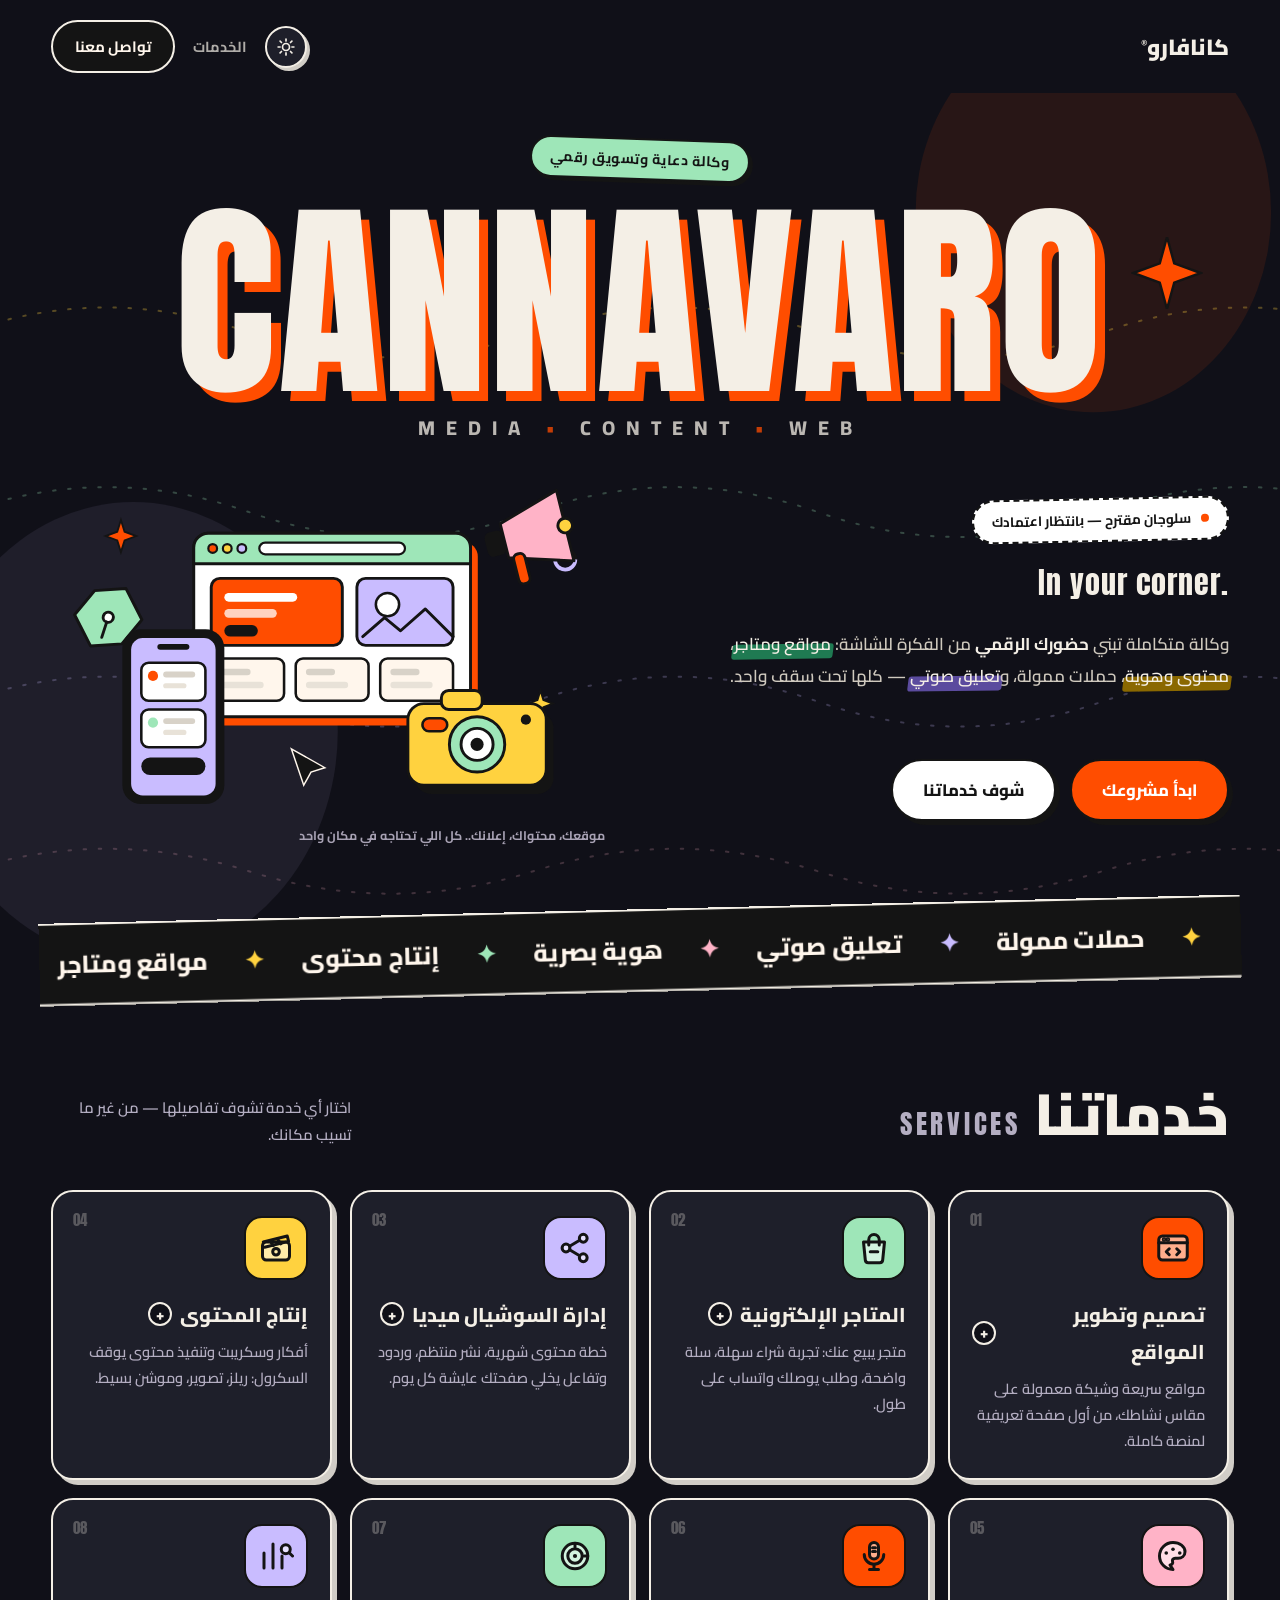
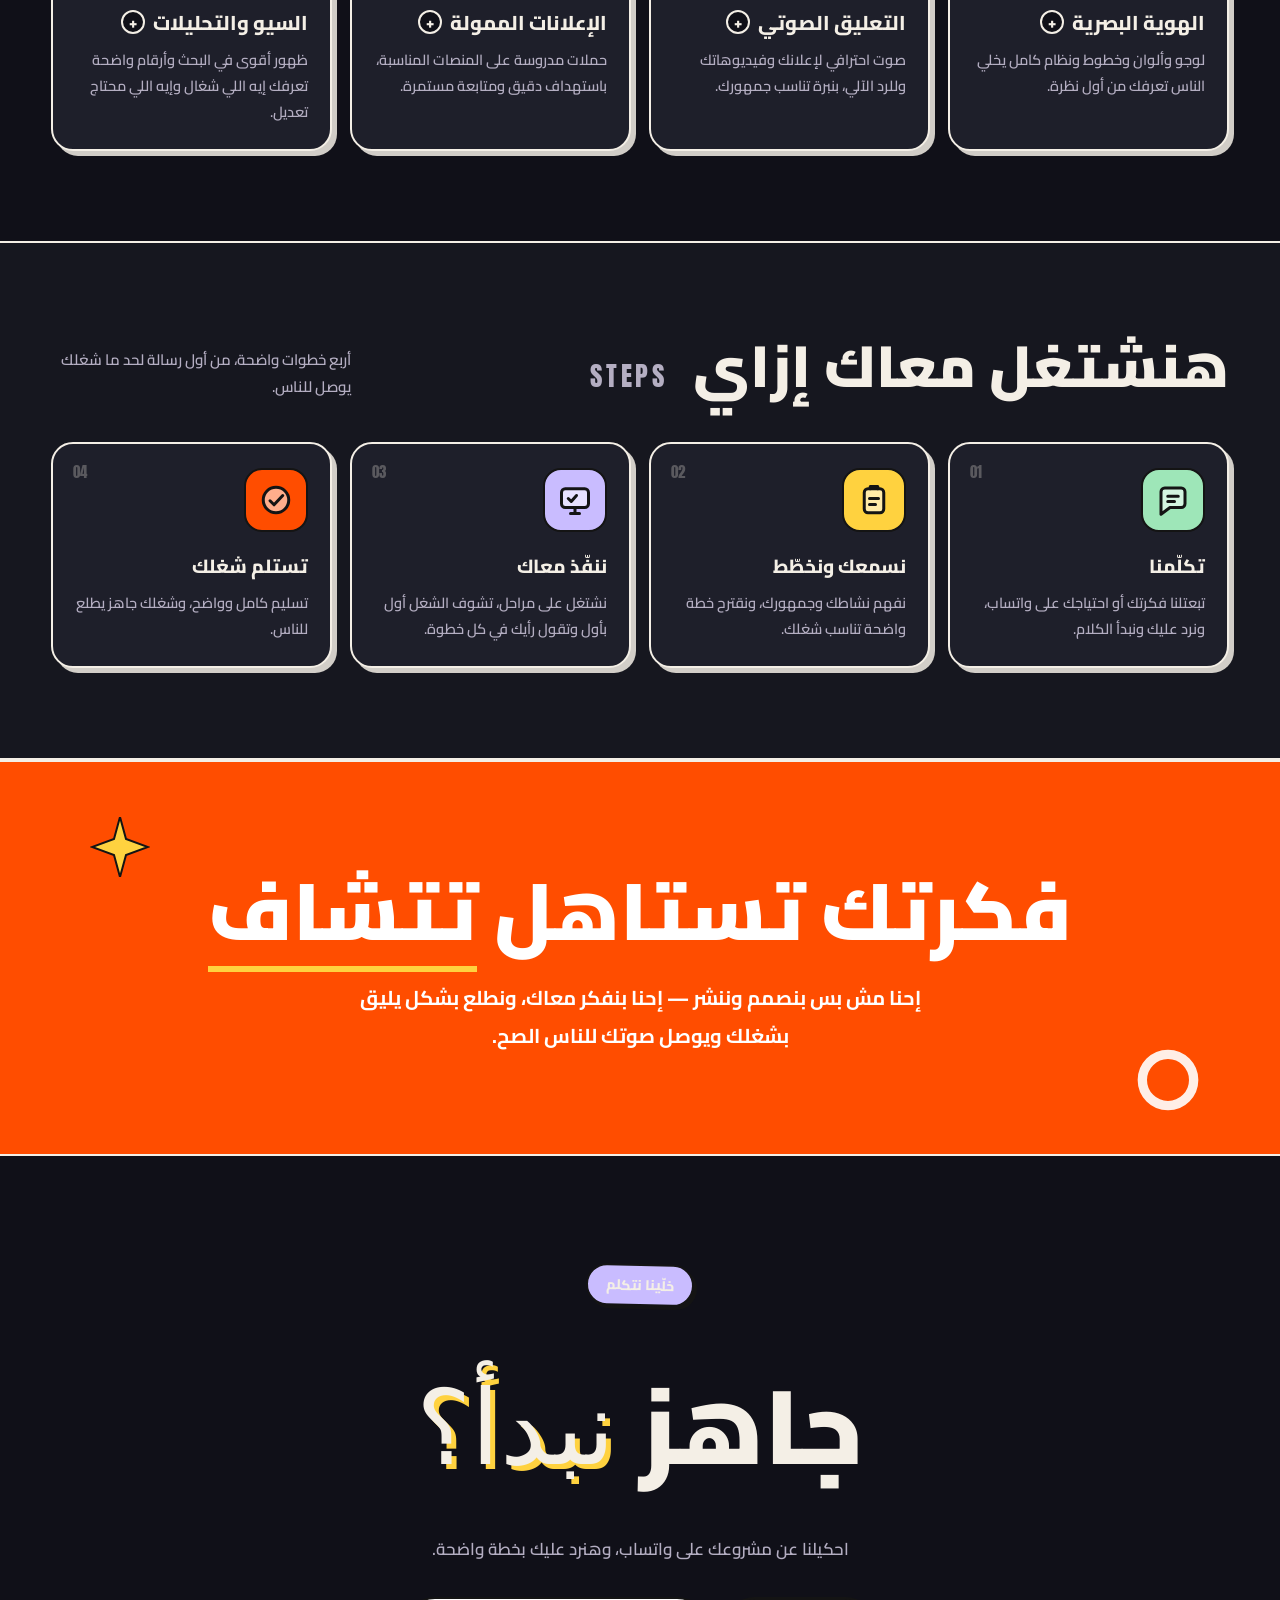
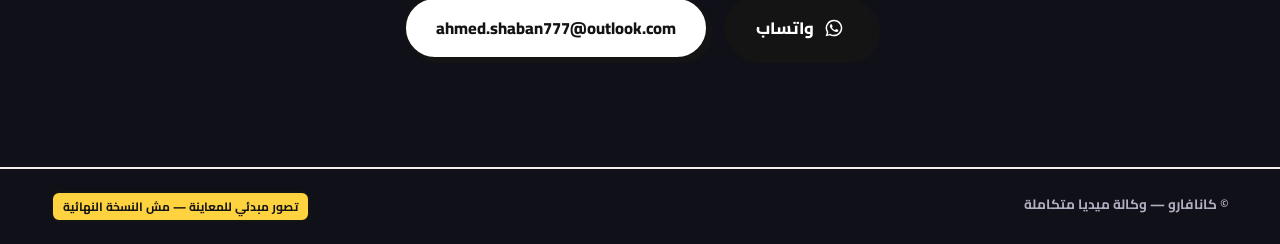
<file: concept-a/index.html>
<!DOCTYPE html>
<html lang="ar" dir="rtl">
<head>
<meta charset="UTF-8">
<meta name="viewport" content="width=device-width, initial-scale=1.0">
<title>Cannavaro Media</title>
<link rel="icon" type="image/svg+xml" href="favicon.svg">
<meta name="description" content="كانافارو — وكالة دعاية وتسويق رقمي: مواقع ومتاجر، محتوى وهوية، حملات ممولة، وتعليق صوتي.">
<meta property="og:type" content="website">
<meta property="og:title" content="Cannavaro Media">
<meta property="og:description" content="وكالة دعاية وتسويق رقمي — مواقع ومتاجر، محتوى وهوية، حملات ممولة، وتعليق صوتي.">
<meta property="og:url" content="https://ahmedshaban777-lgtm.github.io/cannavaro-media/concept-a/">
<meta property="og:image" content="https://ahmedshaban777-lgtm.github.io/cannavaro-media/concept-a/og-image.png">
<meta property="og:image:width" content="1200">
<meta property="og:image:height" content="630">
<meta name="twitter:card" content="summary_large_image">
<link rel="stylesheet" href="fonts/fonts.css?v=2">
<script>document.documentElement.classList.add('js');try{document.documentElement.setAttribute('data-theme',localStorage.getItem('cannavaro-theme')||'dark')}catch(e){document.documentElement.setAttribute('data-theme','dark')}</script>
<style>
:root{
  --ink:#141414; --cream:#FFF6EC;
  --orange:#FF4D00; --mint:#9EE6B8; --lav:#C9BCFF; --yellow:#FFD23F; --pink:#FFB3C7;
  --bg:var(--cream); --bg2:#fff; --surface:#fff; --text:var(--ink); --muted:#5b564e; --soft:#3d3a35; --line:var(--ink); --shadow:rgba(20,20,20,.9); --dash:#D8D2C8; --cap:#9a938a;
}
html[data-theme="dark"]{
  --bg:#101018; --bg2:#16171F; --surface:#1E1F2A; --text:#F4EFE6; --muted:#B4AEC2; --soft:#CFC9BE; --line:#F4EFE6; --shadow:rgba(244,239,230,.85); --dash:#3A3B47; --cap:#A8A2B4;
}
*{margin:0;padding:0;box-sizing:border-box}
html{scroll-behavior:smooth;background:var(--bg)}
body{font-family:'Cairo',sans-serif;background:var(--bg);color:var(--text);overflow-x:hidden;transition:background-color .35s ease,color .35s ease}
body::before{content:"";position:fixed;inset:0;z-index:-2;opacity:0;transition:opacity .45s ease;background:
  radial-gradient(900px 520px at 88% -6%,rgba(255,77,0,.16),transparent 62%),
  radial-gradient(820px 560px at 6% 30%,rgba(201,188,255,.13),transparent 60%),
  radial-gradient(760px 620px at 78% 88%,rgba(158,230,184,.09),transparent 62%),
  linear-gradient(168deg,#17181F 0%,#101018 46%,#0C0D13 100%)}
html[data-theme="dark"] body::before{opacity:1}
.services,.contact,footer{background:var(--bg)}
.hero{color:var(--text)}
.hero .brand{color:var(--text)}
.hero .brand-sub{color:var(--text);opacity:.75}
.hero .def{color:var(--soft)}
.hero .def b{color:var(--text)}
.hero .def .mark{color:var(--ink)}
.hero .illo-cap{color:var(--cap)}
.hero .kicker{color:var(--ink)}
.hero .slogan-badge{color:var(--ink)}
.hero-bg{display:none;position:absolute;inset:0;z-index:1;pointer-events:none;overflow:hidden}
html[data-theme="dark"] .hero-bg{display:block}
.hero-bg svg{position:absolute;inset:0;width:100%;height:100%}
.hero-bg .wl{fill:none;stroke-linecap:round;stroke-dasharray:3 14;animation:wdrift 26s linear infinite}
.hero-bg .wl2{animation-duration:34s;animation-direction:reverse}
.hero-bg .wl3{animation-duration:44s}
@keyframes wdrift{to{stroke-dashoffset:-340}}
.hero-bg .glow{animation:gpulse 9s ease-in-out infinite}
.hero-bg .glow2{animation-duration:12s;animation-delay:-4s}
@keyframes gpulse{50%{opacity:.45}}
nav .nav-brand,nav .nav-svc{color:var(--text)}

a{text-decoration:none;color:inherit}
.latin{font-family:'Anton',sans-serif;font-weight:400}

/* ===== NAV ===== */
nav{display:flex;justify-content:space-between;align-items:center;padding:20px clamp(18px,4vw,56px);position:relative;z-index:5}
.nav-side{display:flex;align-items:center;gap:18px}
.nav-svc{font-weight:700;font-size:14.5px;color:var(--ink);opacity:.7}
.nav-svc:hover{opacity:1}
.nav-svc:focus-visible{outline:2.5px solid var(--line);outline-offset:3px;border-radius:6px}
.nav-brand{font-weight:900;font-size:22px}
.nav-brand sup{font-size:10px;font-weight:700}
.nav-cta{background:var(--ink);color:var(--cream);padding:10px 22px;border-radius:99px;font-weight:700;font-size:15px;transition:background .25s,transform .25s}
.nav-cta:hover{background:var(--orange);transform:translateY(-2px)}

/* ===== HERO ===== */
.hero{padding:clamp(24px,5vh,54px) clamp(18px,4vw,56px) 0;text-align:center;position:relative}
.hero .shape{position:absolute;pointer-events:none;z-index:2}
.hero>*:not(.hero-bg):not(.shape){position:relative;z-index:2}
.hero .star-hero{top:16%;right:6%;width:clamp(40px,6vw,72px);animation:spin 14s linear infinite}
.hero .kicker{display:inline-block;font-weight:700;font-size:14px;letter-spacing:.5px;background:var(--mint);border:2px solid var(--ink);border-radius:99px;padding:6px 18px;box-shadow:3px 3px 0 var(--ink);transform:rotate(2deg)}
.brand{display:block;font-size:clamp(64px,16.5vw,215px);line-height:.95;margin:22px 0 6px;color:var(--ink);text-shadow:.045em .045em 0 var(--orange);letter-spacing:.01em}
html.js .brand{opacity:0}
html.js.fonts-ready .brand{opacity:1;animation:brandIn .8s cubic-bezier(.2,.7,.2,1) both,brandShadow .7s .45s cubic-bezier(.2,.7,.2,1) both}
@keyframes brandIn{from{opacity:0;transform:translateY(30px)}to{opacity:1;transform:none}}
@keyframes brandShadow{from{text-shadow:0 0 0 var(--orange)}to{text-shadow:.045em .045em 0 var(--orange)}}
.brand-sub{font-size:clamp(12px,2.2vw,20px);letter-spacing:.55em;font-weight:800;color:var(--ink);opacity:.75;margin-bottom:26px}
.brand-sub i{font-style:normal;color:var(--orange)}
.slogan-badge{display:inline-flex;align-items:center;gap:10px;border:2px dashed var(--ink);border-radius:99px;padding:7px 18px;font-size:13.5px;font-weight:700;background:#fff;transform:rotate(-1.2deg)}
.slogan-badge .dot{width:8px;height:8px;border-radius:50%;background:var(--orange);animation:pulse 1.6s infinite}
@keyframes pulse{50%{opacity:.25}}
.slogan-line{margin-top:14px;font-size:clamp(20px,3.4vw,30px);font-weight:900}
.slogan-line .en{font-family:'Anton';letter-spacing:.03em;font-weight:400}
.def{max-width:600px;margin:16px auto 0;font-size:clamp(14.5px,2vw,17px);line-height:1.9;color:#3d3a35;font-weight:600}
.def b{color:var(--ink)}
.mark{position:relative;white-space:nowrap}
.mark::before{content:"";position:absolute;inset:auto -2px 2px -2px;height:.62em;z-index:-1;border-radius:3px;transform:skew(-8deg)}
html[data-theme="dark"] .mark::before{inset:auto -2px .08em -2px;height:.86em;transform:skew(-8deg) rotate(-.8deg)}
html[data-theme="dark"] .hero .def .mark{color:var(--text)}
html[data-theme="dark"] .mark.y::before{background:#8A6800}
html[data-theme="dark"] .mark.m::before{background:#1F7A52}
html[data-theme="dark"] .mark.l::before{background:#5B4B9E}
.mark.y::before{background:var(--yellow)}
.mark.m::before{background:var(--mint)}
.mark.l::before{background:var(--lav)}
.hero-ctas{display:flex;gap:14px;justify-content:center;flex-wrap:wrap;margin-top:30px}
.btn{font-weight:800;font-size:16.5px;padding:14px 30px;border-radius:99px;border:2.5px solid var(--ink);transition:transform .22s,box-shadow .22s;box-shadow:4px 4px 0 var(--ink)}
.btn:hover{transform:translate(-2px,-2px);box-shadow:7px 7px 0 var(--ink)}
.btn:active{transform:translate(2px,2px);box-shadow:0 0 0 var(--ink)}
.btn-solid{background:var(--orange);color:#fff}
.btn-ghost{background:#fff;color:var(--ink)}

/* ===== HERO ILLUSTRATION ===== */
.illo{max-width:760px;margin:clamp(36px,6vh,60px) auto 0;position:relative}
.hero-grid{display:grid;grid-template-columns:1.02fr .98fr;grid-template-areas:"text illo" "ctas illo";gap:8px 48px;align-items:center;max-width:1260px;margin:0 auto;text-align:start}
.hero-text{grid-area:text}
.hero-grid .illo{grid-area:illo;margin:0}
.hero-grid .hero-ctas{grid-area:ctas;justify-content:flex-start;margin-top:6px}
.hero-grid .def{margin:16px 0 0}
@media(max-width:900px){
.hero .star-hero{width:32px}
.sec-title .latin{display:block;margin-inline-start:0;margin-top:.18em}
.steps .sec-title{display:flex;flex-direction:column;align-items:flex-start}
.steps .sec-title .latin{order:-1;font-size:.5em;letter-spacing:.12em;margin:0 0 .3em;text-shadow:none;color:var(--muted);font-weight:400}
.hero-grid{grid-template-columns:1fr;grid-template-areas:"text" "illo" "ctas";text-align:center}
.hero-grid .hero-ctas{justify-content:center;margin-top:26px}
.hero-grid .def{margin:16px auto 0}
.hero-grid .illo{margin-top:28px}
}
.illo svg{width:100%;height:auto;display:block;overflow:visible}
.f1{animation:float 5s ease-in-out infinite}
.f2{animation:float 6.5s ease-in-out infinite reverse}
.f3{animation:float 7.5s ease-in-out infinite}
.f4{animation:float 5.8s ease-in-out infinite reverse}
@keyframes float{50%{transform:translateY(-10px)}}
.illo-cap{margin-top:10px;font-size:12.5px;font-weight:700;color:#9a938a}

/* ===== MARQUEE ===== */
.marquee{margin-top:clamp(40px,7vh,72px);background:var(--ink);color:var(--cream);overflow:hidden;padding:16px 0;transform:rotate(-1.4deg) scale(1.02);border-top:2.5px solid var(--line);border-bottom:2.5px solid var(--line)}
.marquee-track{display:flex;gap:0;width:max-content;animation:mq 22s linear infinite}
.marquee span{font-size:clamp(16px,2.6vw,24px);font-weight:800;padding:0 18px;white-space:nowrap}
.marquee .s1{color:var(--yellow)}.marquee .s2{color:var(--mint)}.marquee .s3{color:var(--pink)}.marquee .s4{color:var(--lav)}
@keyframes mq{to{transform:translateX(-50%)}}

/* ===== SERVICES ===== */
.services{padding:clamp(64px,10vh,110px) clamp(18px,4vw,56px)}
.sec-head{display:flex;align-items:flex-end;justify-content:space-between;gap:18px;flex-wrap:wrap;margin-bottom:42px}
.sec-title{font-size:clamp(30px,5.4vw,58px);font-weight:900;line-height:1.15}
.sec-title .latin{font-size:.46em;text-shadow:none;color:var(--muted);letter-spacing:.14em;margin-inline-start:12px;font-weight:400}
.sec-note{max-width:300px;font-weight:600;color:var(--muted);font-size:15px;line-height:1.8}
.svc-grid{display:grid;grid-template-columns:repeat(auto-fit,minmax(280px,1fr));gap:18px}
.svc{background:var(--surface);border:2.5px solid var(--line);border-radius:22px;padding:24px 22px;position:relative;transition:transform .25s,box-shadow .25s,background-color .35s,border-color .35s,color .35s;box-shadow:5px 5px 0 var(--shadow);cursor:pointer;user-select:none}
.svc:focus-visible{outline:3px solid var(--line);outline-offset:3px}
.svc:hover{transform:translateY(-5px);box-shadow:8px 8px 0 var(--shadow)}
.svc .num{position:absolute;top:16px;left:20px;font-family:'Anton';font-size:15px;opacity:.28}
.svc .ic{width:64px;height:64px;border-radius:18px;border:2.5px solid var(--ink);display:flex;align-items:center;justify-content:center;margin-bottom:16px;transition:transform .3s}
.svc:hover .ic{transform:rotate(-8deg) scale(1.07)}
.svc .ic svg{width:36px;height:36px}
.c1{background:var(--orange)} .c2{background:var(--mint)} .c3{background:var(--lav)} .c4{background:var(--yellow)} .c5{background:var(--pink)}

/* ===== STEPS ===== */
.steps{padding:clamp(64px,10vh,110px) clamp(18px,4vw,56px);background:var(--bg2);border-top:2.5px solid var(--line);border-bottom:2.5px solid var(--line);transition:background-color .35s,border-color .35s}
.steps-grid{display:grid;grid-template-columns:repeat(auto-fit,minmax(230px,1fr));gap:18px}
.step{background:var(--surface);border:2.5px solid var(--line);border-radius:22px;padding:24px 22px;position:relative;box-shadow:5px 5px 0 var(--shadow);transition:transform .25s,box-shadow .25s,background-color .35s,border-color .35s,color .35s}
.step:hover{transform:translate(-2px,-2px);box-shadow:7px 7px 0 var(--shadow)}
.step .num{position:absolute;top:16px;left:20px;font-family:'Anton';font-size:15px;opacity:.28}
.step .ic{width:64px;height:64px;border-radius:18px;border:2.5px solid var(--ink);display:flex;align-items:center;justify-content:center;margin-bottom:16px;transition:transform .3s}
.step:hover .ic{transform:rotate(-8deg) scale(1.07)}
.step .ic svg{width:36px;height:36px}
.step h3{font-size:19px;font-weight:800;margin-bottom:6px}
.step p{font-size:14.5px;font-weight:600;color:var(--muted);line-height:1.8}
.svc h3{font-size:20px;font-weight:800;margin-bottom:6px;display:flex;align-items:center;gap:8px}
.svc .plus{flex:none;width:24px;height:24px;border-radius:50%;border:2px solid var(--line);display:inline-flex;align-items:center;justify-content:center;font-weight:900;font-size:15px;line-height:1;transition:transform .3s,background .3s;background:var(--bg)}
.svc.open .plus{transform:rotate(45deg);background:var(--yellow)}
.svc p{font-size:14.5px;line-height:1.8;color:var(--muted);font-weight:600}
.svc .svc-details{max-height:0;overflow:hidden;transition:max-height .45s cubic-bezier(.2,.7,.2,1)}
.svc.open .svc-details{max-height:220px}
.svc .svc-details ul{list-style:none;margin-top:12px;border-top:2px dashed var(--dash);padding-top:12px;display:grid;gap:8px}
.svc .svc-details li{font-size:14px;font-weight:700;color:var(--soft);display:flex;align-items:center;gap:8px}
.svc .svc-details li::before{content:"";flex:none;width:9px;height:9px;border-radius:3px;background:var(--orange);border:1.5px solid var(--line)}
.svc-cta{display:inline-flex;align-items:center;gap:6px;margin-top:14px;font-size:14px;font-weight:800;color:var(--ink);background:var(--yellow);border:2px solid var(--ink);border-radius:999px;padding:8px 14px;box-shadow:3px 3px 0 var(--ink);transition:transform .15s,box-shadow .15s}
.svc-cta:hover{transform:translate(-1px,-1px);box-shadow:4px 4px 0 var(--ink)}
.svc-cta:focus-visible{outline:3px solid var(--ink);outline-offset:2px}
#toTop{position:fixed;bottom:84px;left:22px;z-index:60;width:52px;height:52px;border-radius:50%;background:var(--orange);color:#fff;border:2.5px solid var(--ink);box-shadow:4px 4px 0 var(--ink);font-size:22px;line-height:1;cursor:pointer;opacity:0;pointer-events:none;transform:translateY(12px);transition:opacity .3s,transform .3s;display:grid;place-items:center}
#toTop.show{opacity:1;pointer-events:auto;transform:none}
#toTop:focus-visible{outline:3px solid var(--ink);outline-offset:3px}
.svc:nth-child(3n) .svc-details li::before{background:var(--mint)}
.svc:nth-child(3n+1) .svc-details li::before{background:var(--lav)}

/* ===== STATEMENT ===== */
.statement{background:var(--orange);color:#fff;text-align:center;padding:clamp(64px,11vh,120px) clamp(18px,4vw,56px);border-top:2.5px solid var(--line);border-bottom:2.5px solid var(--line);position:relative;overflow:hidden}
.statement h2{font-size:clamp(36px,7vw,80px);font-weight:900;line-height:1.25}
.statement h2 .u{text-decoration:underline;text-decoration-color:var(--yellow);text-decoration-thickness:6px;text-underline-offset:.32em}
.statement p{margin-top:18px;font-size:clamp(16px,2.6vw,20px);font-weight:700;opacity:1;max-width:580px;margin-inline:auto;line-height:1.9}
.statement .shape{position:absolute;pointer-events:none}
.statement .star2{top:14%;left:7%;width:clamp(36px,5vw,60px);animation:spin 16s linear infinite}
.statement .ring2{bottom:10%;right:6%;width:clamp(40px,6vw,70px);animation:float 5.5s ease-in-out infinite}
@keyframes spin{to{transform:rotate(360deg)}}

/* ===== CONTACT ===== */
.contact{text-align:center;padding:clamp(70px,12vh,130px) clamp(18px,4vw,56px)}
.contact .mini{font-weight:800;font-size:14px;background:var(--lav);border:2px solid var(--ink);border-radius:99px;padding:6px 18px;display:inline-block;box-shadow:3px 3px 0 var(--ink);transform:rotate(1.5deg)}
.contact h2{font-size:clamp(44px,9vw,104px);font-weight:900;margin:22px 0 10px}
.contact h2 .latin{text-shadow:.05em .05em 0 var(--yellow)}
.contact p{color:var(--muted);font-weight:600;font-size:17px;margin-bottom:32px}
.contact .btns{display:flex;gap:16px;justify-content:center;flex-wrap:wrap}
.btn-wa{background:var(--ink);color:#fff;display:inline-flex;align-items:center;gap:10px}
.btn-wa:hover{background:var(--orange)}
.btn-wa svg{width:20px;height:20px}
.btn-mail{background:#fff;color:var(--ink)}

/* ===== FOOTER ===== */
footer{border-top:2.5px solid var(--line);padding:22px clamp(18px,4vw,56px);display:flex;justify-content:space-between;gap:12px;flex-wrap:wrap;font-size:13.5px;font-weight:700;color:var(--muted)}
footer .preview-tag{background:var(--yellow);color:var(--ink);border:2px solid var(--ink);border-radius:8px;padding:2px 10px;font-size:12px}

/* reveal */
.rv{opacity:1;transform:translateY(26px);transition:transform .7s cubic-bezier(.2,.7,.2,1)}
.rv.on{transform:none}

/* mobile steps compaction (last: must override base step rules) */
@media(max-width:900px){
.steps-grid{gap:10px}
.step{padding:14px 14px;border-radius:16px}
.step .num{top:10px;left:14px;font-size:12px}
.step .ic{width:40px;height:40px;border-radius:12px;margin-bottom:8px}
.step .ic svg{width:22px;height:22px}
.step h3{font-size:15.5px;margin-bottom:3px}
.step p{font-size:13px;line-height:1.65}
#toTop{bottom:118px}
}
/* ===== THEME TOGGLE ===== */
#themeToggle{width:42px;height:42px;flex:none;border-radius:50%;border:2.5px solid var(--line);background:var(--surface);color:var(--text);display:grid;place-items:center;cursor:pointer;box-shadow:3px 3px 0 var(--shadow);transition:transform .2s,box-shadow .2s,background-color .35s,color .35s,border-color .35s}
#themeToggle:hover{transform:translate(-1px,-1px);box-shadow:4px 4px 0 var(--shadow)}
#themeToggle:focus-visible{outline:3px solid var(--line);outline-offset:3px}
#themeToggle svg{width:20px;height:20px}
html[data-theme="dark"] .nav-cta{border:2px solid var(--line)}
#themeToggle .ic-sun{display:none}
html[data-theme="dark"] #themeToggle .ic-sun{display:block}
html[data-theme="dark"] #themeToggle .ic-moon{display:none}
/* smooth theme crossfade */
.steps,.services,.contact,footer,.statement,.marquee,.slogan-badge{transition:background-color .35s ease,border-color .35s ease}
.hero,.brand,.brand-sub,.def,.sec-note,.nav-brand,.nav-svc{transition:color .35s ease}
</style>
</head>
<body>

<nav>
  <div class="nav-brand">كانافارو<sup>®</sup></div>
  <div class="nav-side"><button id="themeToggle" type="button" aria-label="التبديل للوضع الليلي" title="الوضع الليلي"><svg class="ic-moon" viewBox="0 0 24 24" fill="none" stroke="currentColor" stroke-width="2" stroke-linejoin="round"><path d="M20 13A8 8 0 1 1 11 4a6.5 6.5 0 0 0 9 9z"/></svg><svg class="ic-sun" viewBox="0 0 24 24" fill="none" stroke="currentColor" stroke-width="2" stroke-linecap="round"><circle cx="12" cy="12" r="4.2"/><path d="M12 2.5v2.4M12 19.1v2.4M2.5 12h2.4M19.1 12h2.4M4.9 4.9l1.7 1.7M17.4 17.4l1.7 1.7M19.1 4.9l-1.7 1.7M6.6 17.4l-1.7 1.7"/></svg></button><a class="nav-svc" href="#services">الخدمات</a><a class="nav-cta" href="https://wa.me/201212139929" target="_blank" rel="noopener">تواصل معنا</a></div>
</nav>

<header class="hero">
  <div class="hero-bg" aria-hidden="true">
    <svg viewBox="0 0 1440 900" preserveAspectRatio="none">
      <circle class="glow" cx="1230" cy="120" r="200" fill="rgba(255,77,0,.10)"/>
      <circle class="glow glow2" cx="150" cy="640" r="230" fill="rgba(201,188,255,.08)"/>
      <path class="wl"  d="M-40 240 Q120 190 280 240 T600 240 T920 240 T1240 240 T1560 240" stroke="rgba(255,210,63,.30)" stroke-width="2"/>
      <path class="wl wl2" d="M-40 420 Q120 370 280 420 T600 420 T920 420 T1240 420 T1560 420" stroke="rgba(158,230,184,.26)" stroke-width="2"/>
      <path class="wl wl3" d="M-40 610 Q120 560 280 610 T600 610 T920 610 T1240 610 T1560 610" stroke="rgba(201,188,255,.24)" stroke-width="2"/>
      <path class="wl wl2" d="M-40 780 Q120 735 280 780 T600 780 T920 780 T1240 780 T1560 780" stroke="rgba(255,179,199,.20)" stroke-width="2"/>
    </svg>
  </div>
  <span class="kicker">وكالة دعاية وتسويق رقمي</span>
  <h1 class="brand latin" dir="ltr">CANNAVARO</h1>
  <svg class="shape star-hero" viewBox="0 0 60 60" fill="none"><path d="M30 0l6 22 22 8-22 8-6 22-6-22-22-8 22-8z" fill="#FF4D00" stroke="#141414" stroke-width="2"/></svg>
  <div class="brand-sub" dir="ltr">MEDIA <i>•</i> CONTENT <i>•</i> WEB</div>

  <div class="hero-grid">
  <div class="hero-text">
  <span class="slogan-badge"><span class="dot"></span> سلوجان مقترح — بانتظار اعتمادك</span>
  <div class="slogan-line"><span class="en" dir="ltr">In your corner.</span></div>

  <p class="def">وكالة متكاملة تبني <b>حضورك الرقمي</b> من الفكرة للشاشة: <span class="mark m">مواقع ومتاجر</span>، <span class="mark y">محتوى وهوية</span>، حملات ممولة، و<span class="mark l">تعليق صوتي</span> — كلها تحت سقف واحد.</p>
  </div>

  <!-- bespoke multi-service illustration -->
  <div class="illo rv">
    <svg viewBox="0 0 760 470" fill="none" xmlns="http://www.w3.org/2000/svg" role="img" aria-label="مشهد يجمع تصميم المواقع والتصوير والتصميم والإعلان">
      <!-- sparkles -->
      <g class="f3"><path d="M96 66l5 16 16 6-16 6-5 16-5-16-16-6 16-6z" fill="#FF4D00" stroke="#141414" stroke-width="2.5"/></g>
      <g class="f2"><path d="M672 300l4 13 13 5-13 5-4 13-4-13-13-5 13-5z" fill="#FFD23F" stroke="#141414" stroke-width="2.5"/></g>
      <g class="f1"><circle cx="706" cy="120" r="14" fill="none" stroke="#141414" stroke-width="5"/><circle cx="706" cy="120" r="14" fill="none" stroke="#C9BCFF" stroke-width="5" stroke-dasharray="44 90"/></g>
      <!-- megaphone -->
      <g class="f2" transform="rotate(-14 640 90)">
        <rect x="596" y="74" width="26" height="34" rx="8" fill="#141414"/>
        <path d="M622 66l86-26v100l-86-26z" fill="#FFB3C7" stroke="#141414" stroke-width="4" stroke-linejoin="round"/>
        <rect x="628" y="112" width="16" height="42" rx="7" fill="#FF4D00" stroke="#141414" stroke-width="4"/>
        <circle cx="708" cy="90" r="10" fill="#FFD23F" stroke="#141414" stroke-width="4"/>
      </g>
      <!-- pen nib -->
      <g class="f1" transform="rotate(18 90 200)">
        <path d="M90 158l34 34-16 40-40 16-34-34 16-40z" fill="#9EE6B8" stroke="#141414" stroke-width="4" stroke-linejoin="round"/>
        <circle cx="79" cy="203" r="7" fill="#fff" stroke="#141414" stroke-width="4"/>
        <path d="M79 210v22" stroke="#141414" stroke-width="4" stroke-linecap="round"/>
      </g>
      <!-- browser window -->
      <g class="f4">
        <rect x="206" y="96" width="380" height="252" rx="20" fill="#FF4D00"/>
        <rect x="196" y="84" width="380" height="252" rx="20" fill="#fff" stroke="#141414" stroke-width="4"/>
        <path d="M196 104a20 20 0 0120-20h340a20 20 0 0120 20v22H196z" fill="#9EE6B8" stroke="#141414" stroke-width="4"/>
        <circle cx="222" cy="105" r="6" fill="#FF4D00" stroke="#141414" stroke-width="3"/>
        <circle cx="242" cy="105" r="6" fill="#FFD23F" stroke="#141414" stroke-width="3"/>
        <circle cx="262" cy="105" r="6" fill="#C9BCFF" stroke="#141414" stroke-width="3"/>
        <rect x="286" y="97" width="200" height="16" rx="8" fill="#fff" stroke="#141414" stroke-width="3"/>
        <!-- hero block -->
        <rect x="220" y="146" width="180" height="92" rx="12" fill="#FF4D00" stroke="#141414" stroke-width="4"/>
        <rect x="238" y="166" width="100" height="12" rx="6" fill="#fff"/>
        <rect x="238" y="188" width="72" height="12" rx="6" fill="#fff" opacity=".75"/>
        <rect x="238" y="210" width="46" height="16" rx="8" fill="#141414"/>
        <!-- side image block -->
        <rect x="420" y="146" width="132" height="92" rx="12" fill="#C9BCFF" stroke="#141414" stroke-width="4"/>
        <circle cx="462" cy="182" r="16" fill="#fff" stroke="#141414" stroke-width="3.5"/>
        <path d="M428 226l30-26 22 18 34-30 38 38" stroke="#141414" stroke-width="4" stroke-linecap="round" stroke-linejoin="round" fill="none"/>
        <!-- cards row -->
        <rect x="220" y="256" width="100" height="58" rx="10" fill="#FFF6EC" stroke="#141414" stroke-width="3.5"/>
        <rect x="336" y="256" width="100" height="58" rx="10" fill="#FFF6EC" stroke="#141414" stroke-width="3.5"/>
        <rect x="452" y="256" width="100" height="58" rx="10" fill="#FFF6EC" stroke="#141414" stroke-width="3.5"/>
        <rect x="234" y="270" width="40" height="9" rx="4.5" fill="#D8D2C8"/>
        <rect x="234" y="288" width="58" height="9" rx="4.5" fill="#E8E2D8"/>
        <rect x="350" y="270" width="40" height="9" rx="4.5" fill="#D8D2C8"/>
        <rect x="350" y="288" width="58" height="9" rx="4.5" fill="#E8E2D8"/>
        <rect x="466" y="270" width="40" height="9" rx="4.5" fill="#D8D2C8"/>
        <rect x="466" y="288" width="58" height="9" rx="4.5" fill="#E8E2D8"/>
      </g>
      <!-- smartphone -->
      <g class="f1">
        <rect x="98" y="216" width="140" height="240" rx="26" fill="#141414"/>
        <rect x="110" y="228" width="116" height="216" rx="16" fill="#C9BCFF"/>
        <rect x="146" y="236" width="44" height="8" rx="4" fill="#141414"/>
        <rect x="124" y="262" width="88" height="52" rx="10" fill="#fff" stroke="#141414" stroke-width="3.5"/>
        <circle cx="140" cy="280" r="7" fill="#FF4D00"/>
        <rect x="154" y="274" width="44" height="8" rx="4" fill="#D8D2C8"/>
        <rect x="154" y="290" width="32" height="7" rx="3.5" fill="#E8E2D8"/>
        <rect x="124" y="326" width="88" height="52" rx="10" fill="#fff" stroke="#141414" stroke-width="3.5"/>
        <circle cx="140" cy="344" r="7" fill="#9EE6B8"/>
        <rect x="154" y="338" width="44" height="8" rx="4" fill="#D8D2C8"/>
        <rect x="154" y="354" width="32" height="7" rx="3.5" fill="#E8E2D8"/>
        <rect x="124" y="392" width="88" height="24" rx="12" fill="#141414"/>
      </g>
      <!-- camera -->
      <g class="f2">
        <rect x="500" y="330" width="190" height="112" rx="22" fill="#141414"/>
        <rect x="490" y="318" width="190" height="112" rx="22" fill="#FFD23F" stroke="#141414" stroke-width="4"/>
        <rect x="536" y="300" width="56" height="26" rx="10" fill="#FFD23F" stroke="#141414" stroke-width="4"/>
        <circle cx="585" cy="374" r="38" fill="#9EE6B8" stroke="#141414" stroke-width="4"/>
        <circle cx="585" cy="374" r="22" fill="#fff" stroke="#141414" stroke-width="4"/>
        <circle cx="585" cy="374" r="9" fill="#141414"/>
        <rect x="510" y="338" width="34" height="18" rx="9" fill="#FF4D00" stroke="#141414" stroke-width="3.5"/>
        <circle cx="652" cy="340" r="7" fill="#141414"/>
      </g>
      <!-- cursor -->
      <g class="f3"><path d="M330 380l46 26-19 6-10 18z" fill="#141414" stroke="#FFF6EC" stroke-width="2"/></g>
    </svg>
    <div class="illo-cap">موقعك، محتواك، إعلانك.. كل اللي تحتاجه في مكان واحد</div>
  </div>

  <div class="hero-ctas">
    <a class="btn btn-solid" href="https://wa.me/201212139929" target="_blank" rel="noopener">ابدأ مشروعك</a>
    <a class="btn btn-ghost" href="#services">شوف خدماتنا</a>
  </div>
  </div>

  <div class="marquee" dir="ltr">
    <div class="marquee-track">
      <span>مواقع ومتاجر</span><span class="s1">✦</span><span>إنتاج محتوى</span><span class="s2">✦</span><span>هوية بصرية</span><span class="s3">✦</span><span>تعليق صوتي</span><span class="s4">✦</span><span>حملات ممولة</span><span class="s1">✦</span><span>سوشيال ميديا</span><span class="s2">✦</span><span>سيو وتحليلات</span><span class="s3">✦</span>
      <span>مواقع ومتاجر</span><span class="s4">✦</span><span>إنتاج محتوى</span><span class="s1">✦</span><span>هوية بصرية</span><span class="s2">✦</span><span>تعليق صوتي</span><span class="s3">✦</span><span>حملات ممولة</span><span class="s4">✦</span><span>سوشيال ميديا</span><span class="s1">✦</span><span>سيو وتحليلات</span><span class="s2">✦</span>
    </div>
  </div>
</header>

<section class="services" id="services">
  <div class="sec-head rv">
    <h2 class="sec-title">خدماتنا <span class="latin" dir="ltr">SERVICES</span></h2>
    <p class="sec-note">اختار أي خدمة تشوف تفاصيلها — من غير ما تسيب مكانك.</p>
  </div>
  <div class="svc-grid">

    <div class="svc rv" tabindex="0">
      <span class="num">01</span>
      <div class="ic c1"><svg viewBox="0 0 24 24" fill="none" stroke="#141414" stroke-width="2" stroke-linecap="round" stroke-linejoin="round"><rect x="2.5" y="4" width="19" height="16" rx="2.5" fill="rgba(255,255,255,.55)"/><path d="M2.5 8.5h19"/><circle cx="6" cy="6.3" r=".5" fill="#141414"/><circle cx="8.6" cy="6.3" r=".5" fill="#141414"/><path d="M9.5 12.5L7.5 14.5l2 2M14.5 12.5l2 2-2 2"/></svg></div>
      <h3>تصميم وتطوير المواقع <span class="plus">+</span></h3>
      <p>مواقع سريعة وشيكة معمولة على مقاس نشاطك، من أول صفحة تعريفية لمنصة كاملة.</p>
      <div class="svc-details"><ul>
        <li>صفحات تعريفية ومنصات كاملة</li>
        <li>ربط واتساب ونماذج طلب مباشرة</li>
        <li>سرعة وتجربة موبايل ممتازة</li>
      </ul><a class="svc-cta" target="_blank" rel="noopener">اطلب الخدمة دي ←</a></div>
    </div>

    <div class="svc rv" tabindex="0">
      <span class="num">02</span>
      <div class="ic c2"><svg viewBox="0 0 24 24" fill="none" stroke="#141414" stroke-width="2" stroke-linecap="round" stroke-linejoin="round"><path d="M5 8h14l-1.2 12a2 2 0 01-2 1.8H8.2a2 2 0 01-2-1.8L5 8z" fill="rgba(255,255,255,.55)"/><path d="M8.5 10V6.5a3.5 3.5 0 017 0V10"/><path d="M9.5 14.5h5"/></svg></div>
      <h3>المتاجر الإلكترونية <span class="plus">+</span></h3>
      <p>متجر يبيع عنك: تجربة شراء سهلة، سلة واضحة، وطلب يوصلك واتساب على طول.</p>
      <div class="svc-details"><ul>
        <li>عرض منتجات وسلة شراء سلسة</li>
        <li>طلب يوصلك واتساب مباشرة</li>
        <li>لوحة تحكم بسيطة لمنتجاتك</li>
      </ul><a class="svc-cta" target="_blank" rel="noopener">اطلب الخدمة دي ←</a></div>
    </div>

    <div class="svc rv" tabindex="0">
      <span class="num">03</span>
      <div class="ic c3"><svg viewBox="0 0 24 24" fill="none" stroke="#141414" stroke-width="2" stroke-linecap="round" stroke-linejoin="round"><circle cx="6" cy="12" r="2.6" fill="rgba(255,255,255,.55)"/><circle cx="17.5" cy="5.5" r="2.6" fill="rgba(255,255,255,.55)"/><circle cx="17.5" cy="18.5" r="2.6" fill="rgba(255,255,255,.55)"/><path d="M8.4 10.8l6.7-4M8.4 13.2l6.7 4"/></svg></div>
      <h3>إدارة السوشيال ميديا <span class="plus">+</span></h3>
      <p>خطة محتوى شهرية، نشر منتظم، وردود وتفاعل يخلي صفحتك عايشة كل يوم.</p>
      <div class="svc-details"><ul>
        <li>خطة محتوى شهرية مرتبة</li>
        <li>تصميم ونشر منتظم</li>
        <li>متابعة رسايل وتفاعل</li>
      </ul><a class="svc-cta" target="_blank" rel="noopener">اطلب الخدمة دي ←</a></div>
    </div>

    <div class="svc rv" tabindex="0">
      <span class="num">04</span>
      <div class="ic c4"><svg viewBox="0 0 24 24" fill="none" stroke="#141414" stroke-width="2" stroke-linecap="round" stroke-linejoin="round"><rect x="3" y="8" width="18" height="12" rx="2.5" fill="rgba(255,255,255,.55)"/><path d="M3.5 8l16-4 .9 3.6L4.4 11.5"/><path d="M8 7.2l2.2 3.2M13 6l2.2 3.2"/><circle cx="12" cy="14.5" r="2.2"/></svg></div>
      <h3>إنتاج المحتوى <span class="plus">+</span></h3>
      <p>أفكار وسكريبت وتنفيذ محتوى يوقف السكرول: ريلز، تصوير، وموشن بسيط.</p>
      <div class="svc-details"><ul>
        <li>أفكار وسكريبت لكل منصة</li>
        <li>تصوير ومونتاج ريلز</li>
        <li>موشن جرافيك بسيط</li>
      </ul><a class="svc-cta" target="_blank" rel="noopener">اطلب الخدمة دي ←</a></div>
    </div>

    <div class="svc rv" tabindex="0">
      <span class="num">05</span>
      <div class="ic c5"><svg viewBox="0 0 24 24" fill="none" stroke="#141414" stroke-width="2" stroke-linecap="round" stroke-linejoin="round"><path d="M12 21a9 9 0 110-18c4.5 0 8 2.6 8 6.2 0 2.9-2.4 4.3-4.6 4.3h-2c-1.3 0-2.1 1-1.7 2.1.5 1.3-.5 2.4-1.7 2.4z" fill="rgba(255,255,255,.55)"/><circle cx="7.5" cy="10" r="1.2" fill="#141414" stroke="none"/><circle cx="12" cy="7.5" r="1.2" fill="#141414" stroke="none"/><circle cx="16.5" cy="10" r="1.2" fill="#141414" stroke="none"/></svg></div>
      <h3>الهوية البصرية <span class="plus">+</span></h3>
      <p>لوجو وألوان وخطوط ونظام كامل يخلي الناس تعرفك من أول نظرة.</p>
      <div class="svc-details"><ul>
        <li>لوجو وألوان وخطوط</li>
        <li>دليل استخدام الهوية</li>
        <li>قوالب سوشيال جاهزة</li>
      </ul><a class="svc-cta" target="_blank" rel="noopener">اطلب الخدمة دي ←</a></div>
    </div>

    <div class="svc rv" tabindex="0">
      <span class="num">06</span>
      <div class="ic c1"><svg viewBox="0 0 24 24" fill="none" stroke="#141414" stroke-width="2" stroke-linecap="round" stroke-linejoin="round"><rect x="9" y="3" width="6" height="11" rx="3" fill="rgba(255,255,255,.55)"/><path d="M5.5 11a6.5 6.5 0 0013 0"/><path d="M12 17.5V21M9 21h6"/><path d="M11 6.5h2M11 9h2"/></svg></div>
      <h3>التعليق الصوتي <span class="plus">+</span></h3>
      <p>صوت احترافي لإعلانك وفيديوهاتك وللرد الآلي، بنبرة تناسب جمهورك.</p>
      <div class="svc-details"><ul>
        <li>إعلانات وفيديوهات تعريفية</li>
        <li>رد آلي IVR ورسائل صوتية</li>
        <li>معالجة وتنقية احترافية</li>
      </ul><a class="svc-cta" target="_blank" rel="noopener">اطلب الخدمة دي ←</a></div>
    </div>

    <div class="svc rv" tabindex="0">
      <span class="num">07</span>
      <div class="ic c2"><svg viewBox="0 0 24 24" fill="none" stroke="#141414" stroke-width="2" stroke-linecap="round" stroke-linejoin="round"><circle cx="12" cy="12" r="8.5" fill="rgba(255,255,255,.55)"/><circle cx="12" cy="12" r="4.8"/><circle cx="12" cy="12" r="1.4" fill="#141414" stroke="none"/><path d="M12 3.5V6M20.5 12H18"/></svg></div>
      <h3>الإعلانات الممولة <span class="plus">+</span></h3>
      <p>حملات مدروسة على المنصات المناسبة، باستهداف دقيق ومتابعة مستمرة.</p>
      <div class="svc-details"><ul>
        <li>فيسبوك وإنستجرام وتيك توك</li>
        <li>استهداف وإعادة استهداف</li>
        <li>تقارير أداء مفهومة</li>
      </ul><a class="svc-cta" target="_blank" rel="noopener">اطلب الخدمة دي ←</a></div>
    </div>

    <div class="svc rv" tabindex="0">
      <span class="num">08</span>
      <div class="ic c3"><svg viewBox="0 0 24 24" fill="none" stroke="#141414" stroke-width="2" stroke-linecap="round" stroke-linejoin="round"><path d="M4 20V10M10 20V4M16 20v-8"/><circle cx="18.5" cy="7.5" r="3" fill="rgba(255,255,255,.55)"/><path d="M20.8 9.8L23 12"/></svg></div>
      <h3>السيو والتحليلات <span class="plus">+</span></h3>
      <p>ظهور أقوى في البحث وأرقام واضحة تعرفك إيه اللي شغال وإيه اللي محتاج تعديل.</p>
      <div class="svc-details"><ul>
        <li>كلمات مفتاحية مدروسة</li>
        <li>تحسين الصفحات والسرعة</li>
        <li>تقارير شهرية واضحة</li>
      </ul><a class="svc-cta" target="_blank" rel="noopener">اطلب الخدمة دي ←</a></div>
    </div>

  </div>
</section>

<section class="steps rv">
  <div class="sec-head">
    <h2 class="sec-title">هنشتغل معاك إزاي <span class="latin">STEPS</span></h2>
    <p class="sec-note">أربع خطوات واضحة، من أول رسالة لحد ما شغلك يوصل للناس.</p>
  </div>
  <div class="steps-grid">

    <div class="step">
      <span class="num">01</span>
      <div class="ic c2"><svg viewBox="0 0 24 24" fill="none" stroke="#141414" stroke-width="2" stroke-linecap="round" stroke-linejoin="round"><path d="M4 6.5A2.5 2.5 0 016.5 4h11A2.5 2.5 0 0120 6.5v8a2.5 2.5 0 01-2.5 2.5H10l-6 4.5V6.5z" fill="rgba(255,255,255,.55)"/><path d="M8.5 9.5h7M8.5 13h4.5"/></svg></div>
      <h3>تكلّمنا</h3>
      <p>تبعتلنا فكرتك أو احتياجك على واتساب، ونرد عليك ونبدأ الكلام.</p>
    </div>

    <div class="step">
      <span class="num">02</span>
      <div class="ic c4"><svg viewBox="0 0 24 24" fill="none" stroke="#141414" stroke-width="2" stroke-linecap="round" stroke-linejoin="round"><rect x="5.5" y="4.5" width="13" height="16" rx="2.5" fill="rgba(255,255,255,.55)"/><path d="M9.5 4.5V3h5v1.5M9 11h6M9 15h4"/></svg></div>
      <h3>نسمعك ونخطّط</h3>
      <p>نفهم نشاطك وجمهورك، ونقترح خطة واضحة تناسب شغلك.</p>
    </div>

    <div class="step">
      <span class="num">03</span>
      <div class="ic c3"><svg viewBox="0 0 24 24" fill="none" stroke="#141414" stroke-width="2" stroke-linecap="round" stroke-linejoin="round"><rect x="3" y="4.5" width="18" height="12.5" rx="2.5" fill="rgba(255,255,255,.55)"/><path d="M9 21h6M12 17v4M7.5 11l2 2 3.5-4"/></svg></div>
      <h3>ننفّذ معاك</h3>
      <p>نشتغل على مراحل، تشوف الشغل أول بأول وتقول رأيك في كل خطوة.</p>
    </div>

    <div class="step">
      <span class="num">04</span>
      <div class="ic c1"><svg viewBox="0 0 24 24" fill="none" stroke="#141414" stroke-width="2" stroke-linecap="round" stroke-linejoin="round"><circle cx="12" cy="12" r="8.5" fill="rgba(255,255,255,.55)"/><path d="M8 12.5l2.7 2.7L16.5 9"/></svg></div>
      <h3>تستلم شغلك</h3>
      <p>تسليم كامل وواضح، وشغلك جاهز يطلع للناس.</p>
    </div>

  </div>
</section>

<section class="statement rv">
  <svg class="shape star2" viewBox="0 0 60 60" fill="none"><path d="M30 0l6 22 22 8-22 8-6 22-6-22-22-8 22-8z" fill="#FFD23F" stroke="#141414" stroke-width="2"/></svg>
  <svg class="shape ring2" viewBox="0 0 60 60" fill="none"><circle cx="30" cy="30" r="22" stroke="#fff" stroke-width="8" opacity=".9"/></svg>
  <h2>فكرتك تستاهل <span class="u">تتشاف</span></h2>
  <p>إحنا مش بس بنصمم وننشر — إحنا بنفكر معاك، ونطلع بشكل يليق بشغلك ويوصل صوتك للناس الصح.</p>
</section>

<section class="contact rv" id="contact">
  <span class="mini">خلّينا نتكلم</span>
  <h2>جاهز <span class="latin" dir="ltr">نبدأ؟</span></h2>
  <p>احكيلنا عن مشروعك على واتساب، وهنرد عليك بخطة واضحة.</p>
  <div class="btns">
    <a class="btn btn-wa" href="https://wa.me/201212139929" target="_blank" rel="noopener">
      <svg viewBox="0 0 24 24" fill="currentColor"><path d="M12 2a10 10 0 00-8.6 15.1L2 22l5-1.3A10 10 0 1012 2zm0 18.2a8.2 8.2 0 01-4.2-1.1l-.3-.2-3 .8.8-2.9-.2-.3A8.2 8.2 0 1112 20.2zm4.5-6.1c-.2-.1-1.5-.7-1.7-.8-.2-.1-.4-.1-.5.1l-.8 1c-.1.2-.3.2-.5.1a6.7 6.7 0 01-3.3-2.9c-.3-.4.2-.4.6-1.3.1-.2 0-.4 0-.5l-.8-1.8c-.2-.5-.4-.4-.5-.4h-.5c-.2 0-.5.1-.7.3-.9.9-1.1 2.2-.2 3.9a11.6 11.6 0 004.5 4.2c1.7.8 2.4.9 3.2.7.5-.1 1.5-.6 1.7-1.2.2-.6.2-1.1.1-1.2 0-.1-.2-.2-.6-.2z"/></svg>
      واتساب
    </a>
    <a class="btn btn-mail" href="mailto:ahmed.shaban777@outlook.com">ahmed.shaban777@outlook.com</a>
  </div>
</section>

<footer>
  <span>© كانافارو — وكالة ميديا متكاملة</span>
  <span class="preview-tag">تصور مبدئي للمعاينة — مش النسخة النهائية</span>
</footer>

<button id="toTop" aria-label="ارجع لفوق" title="ارجع لفوق">↑</button>
<script>
const io=new IntersectionObserver(es=>es.forEach(e=>{if(e.isIntersecting){e.target.classList.add('on');io.unobserve(e.target)}}),{threshold:.12});
document.querySelectorAll('.rv').forEach(el=>io.observe(el));
document.querySelectorAll('.svc').forEach(card=>{
  card.setAttribute('role','button');
  card.setAttribute('tabindex','0');
  card.setAttribute('aria-expanded','false');
  const t=()=>{const o=card.classList.toggle('open');card.setAttribute('aria-expanded',o?'true':'false')};
  card.addEventListener('click',t);
  card.addEventListener('keydown',e=>{if(e.key==='Enter'||e.key===' '){e.preventDefault();t()}});
  const name=card.querySelector('h3').childNodes[0].textContent.trim();
  const cta=card.querySelector('.svc-cta');
  if(cta){cta.href='https://wa.me/201212139929?text='+encodeURIComponent('أهلًا كانافارو، مهتم بخدمة «'+name+'» وعايز أعرف تفاصيل أكتر.');cta.addEventListener('click',e=>e.stopPropagation())}
});
const tg=document.getElementById('themeToggle');
const setT=t=>{document.documentElement.setAttribute('data-theme',t);try{localStorage.setItem('cannavaro-theme',t)}catch(e){} const l=t==='dark'?'التبديل للوضع الفاتح':'التبديل للوضع الليلي';tg.setAttribute('aria-label',l);tg.setAttribute('title',l)};
tg.addEventListener('click',()=>setT(document.documentElement.getAttribute('data-theme')==='dark'?'light':'dark'));
setT(document.documentElement.getAttribute('data-theme')||'dark');
if(document.fonts&&document.fonts.ready){document.fonts.ready.then(()=>document.documentElement.classList.add('fonts-ready'))}else{document.documentElement.classList.add('fonts-ready')}
const toTop=document.getElementById('toTop');
addEventListener('scroll',()=>toTop.classList.toggle('show',scrollY>500),{passive:true});
toTop.addEventListener('click',()=>scrollTo({top:0,behavior:'smooth'}));
</script>
</body>
</html>
</file>
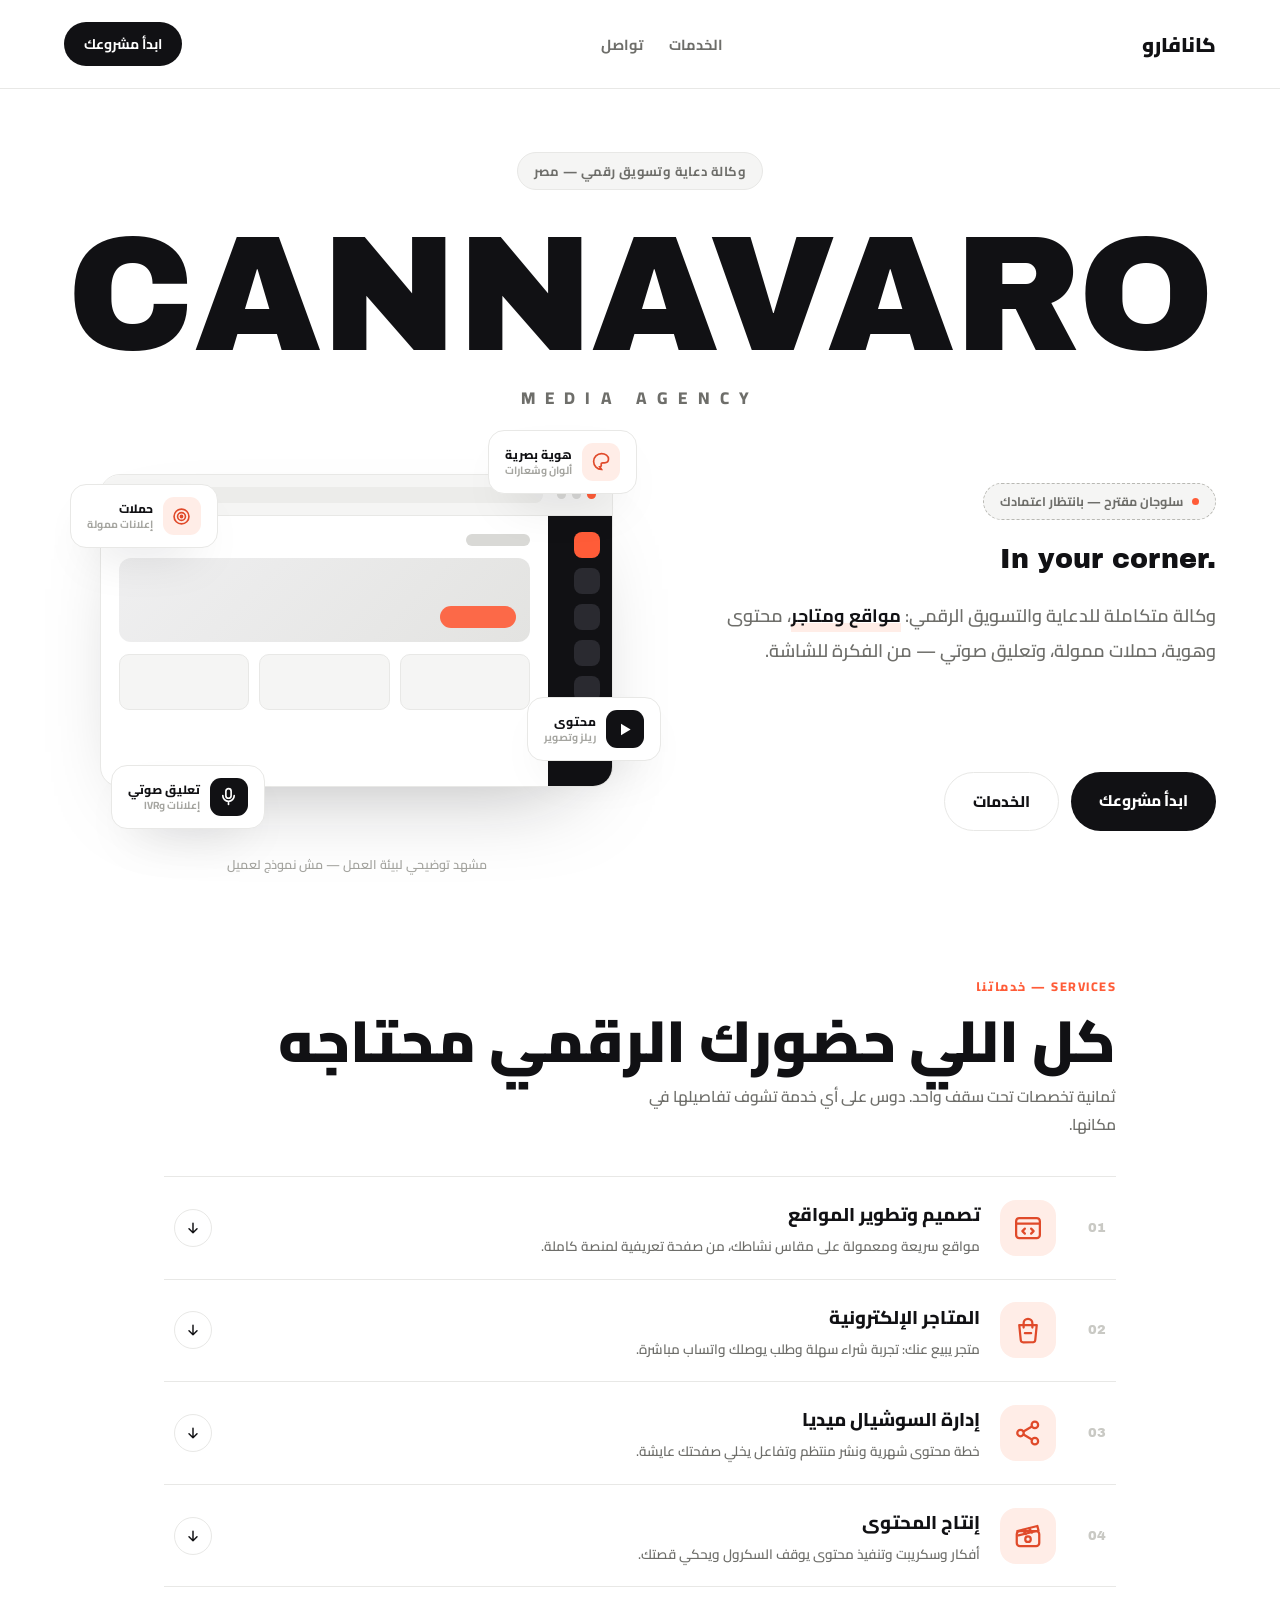
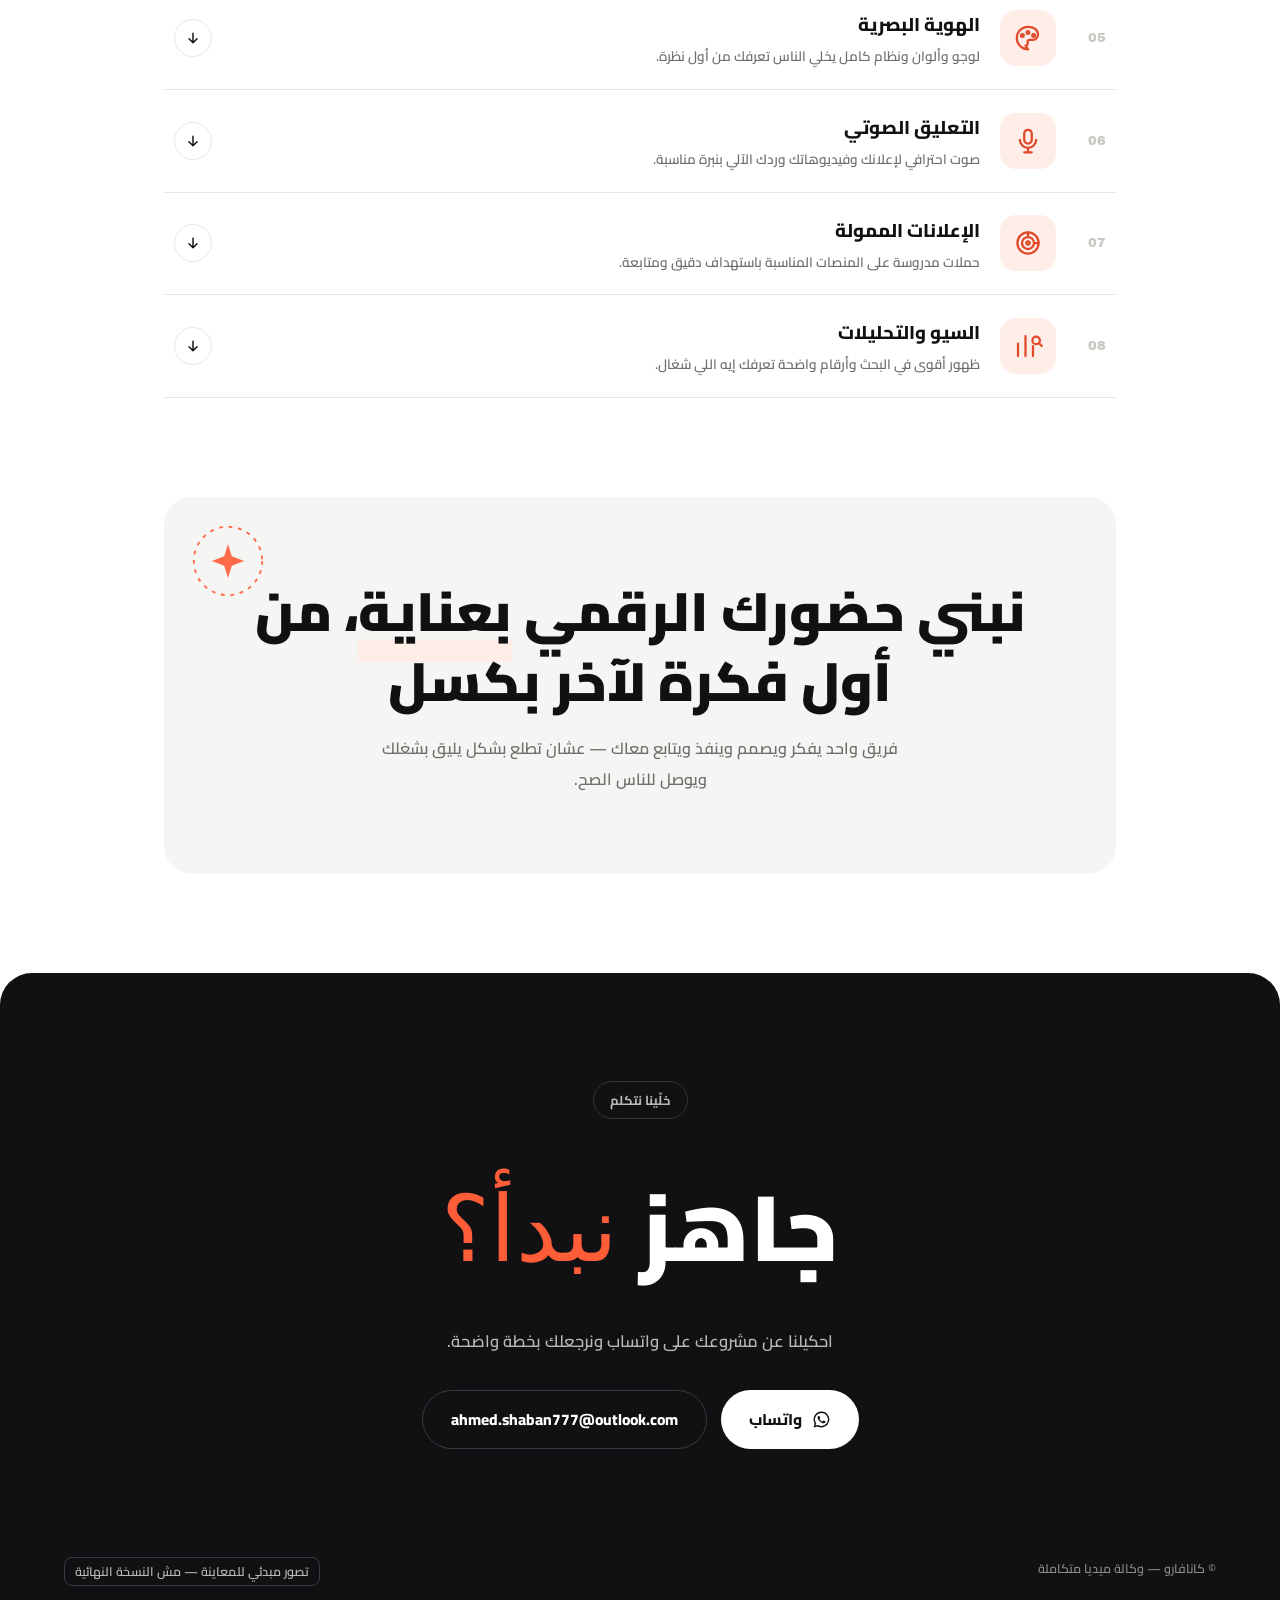
<file: concept-b/index.html>
<!DOCTYPE html>
<html lang="ar" dir="rtl">
<head>
<meta charset="UTF-8">
<meta name="viewport" content="width=device-width, initial-scale=1.0">
<title>كانافارو — تصور مبدئي (ب)</title>
<link rel="preconnect" href="https://fonts.googleapis.com">
<link rel="preconnect" href="https://fonts.gstatic.com" crossorigin>
<link href="https://fonts.googleapis.com/css2?family=Archivo+Black&family=Cairo:wght@400;600;700;800;900&display=swap" rel="stylesheet">
<style>
:root{
  --ink:#111114; --paper:#FFFFFF; --soft:#F5F5F4; --line:#E8E8E6;
  --mut:#6E6E6A; --acc:#FF5C38; --acc-soft:#FFEDE7;
}
*{margin:0;padding:0;box-sizing:border-box}
html{scroll-behavior:smooth}
body{font-family:'Cairo',sans-serif;background:var(--paper);color:var(--ink);overflow-x:hidden}
a{text-decoration:none;color:inherit}
.latin{font-family:'Archivo Black',sans-serif;font-weight:400}

/* ===== NAV ===== */
nav{display:flex;justify-content:space-between;align-items:center;padding:22px clamp(18px,5vw,64px);border-bottom:1px solid var(--line);position:sticky;top:0;background:rgba(255,255,255,.9);backdrop-filter:blur(10px);z-index:10}
.nav-brand{font-weight:900;font-size:20px}
.nav-links{display:flex;gap:26px;font-weight:700;font-size:14.5px;color:var(--mut)}
.nav-links a:hover{color:var(--ink)}
.nav-cta{background:var(--ink);color:#fff;padding:9px 20px;border-radius:99px;font-weight:700;font-size:14px;transition:background .25s}
.nav-cta:hover{background:var(--acc)}
@media(max-width:640px){nav{padding:14px 16px;gap:10px}.nav-links{display:flex;gap:14px;font-size:13px}.nav-cta{padding:8px 14px;font-size:13px;white-space:nowrap}}

/* ===== HERO ===== */
.hero{padding:clamp(36px,7vh,80px) clamp(18px,5vw,64px) 0;text-align:center}
.kicker{display:inline-block;font-size:13px;font-weight:700;letter-spacing:.4px;color:var(--mut);border:1px solid var(--line);border-radius:99px;padding:6px 16px;background:var(--soft)}
.brand{display:block;font-size:clamp(44px,12.8vw,180px);line-height:1;margin:24px 0 4px;letter-spacing:0}
.brand-sub{font-size:clamp(11px,1.9vw,17px);letter-spacing:.6em;font-weight:800;color:var(--mut);margin-bottom:24px}
.slogan-badge{display:inline-flex;align-items:center;gap:9px;border:1.5px dashed #B9B9B4;border-radius:99px;padding:6px 16px;font-size:12.5px;font-weight:700;color:var(--mut);background:var(--soft)}
.slogan-badge .dot{width:7px;height:7px;border-radius:50%;background:var(--acc)}
.slogan-line{margin-top:13px;font-size:clamp(19px,3vw,27px);font-weight:900}
.slogan-line .en{font-family:'Archivo Black';font-weight:400}
.def{max-width:620px;margin:15px auto 0;font-size:clamp(15px,2.2vw,18px);line-height:1.95;color:var(--mut);font-weight:600}
.def b{color:var(--ink);box-shadow:inset 0 -.5em 0 var(--acc-soft)}
.hero-ctas{display:flex;gap:12px;justify-content:center;flex-wrap:wrap;margin-top:28px}
.btn{font-weight:800;font-size:15.5px;padding:14px 28px;border-radius:99px;transition:transform .22s,background .25s,color .25s}
.btn:hover{transform:translateY(-2px)}
.btn-solid{background:var(--ink);color:#fff}
.btn-solid:hover{background:var(--acc)}
.btn-ghost{border:1.5px solid var(--line);background:#fff;color:var(--ink)}
.btn-ghost:hover{border-color:var(--ink)}

/* ===== WORKSPACE SCENE ===== */
.scene{max-width:1060px;margin:clamp(48px,8vh,84px) auto 0;padding:0 clamp(14px,4vw,56px);position:relative}
.desk{position:relative;padding:clamp(10px,3vw,36px)}
.frame{background:#fff;border:1.5px solid var(--line);border-radius:20px;box-shadow:0 40px 90px -45px rgba(17,17,20,.35);overflow:hidden;position:relative;z-index:2}
.frame .bar{display:flex;align-items:center;gap:6px;padding:12px 16px;border-bottom:1.5px solid var(--line);background:var(--soft)}
.frame .bar i{width:9px;height:9px;border-radius:50%;background:#D9D9D6;display:block}
.frame .bar i:first-child{background:var(--acc)}
.frame .bar .url{flex:1;height:16px;border-radius:8px;background:#ECECEA;margin-right:8px}
.wire{display:grid;grid-template-columns:64px 1fr;min-height:270px}
.w-side{background:var(--ink);padding:16px 12px;display:grid;gap:10px;align-content:start}
@media(max-width:560px){.wire{grid-template-columns:1fr}.wire .w-side{display:none}}
.w-side i{width:26px;height:26px;border-radius:8px;background:#2A2A30;display:block}
.w-side i.on{background:var(--acc)}
.w-main{padding:18px;display:grid;gap:12px;align-content:start}
.w-nav{display:flex;justify-content:space-between;align-items:center}
.w-logo{width:64px;height:12px;border-radius:6px;background:#D9D9D6}
.w-links{display:flex;gap:6px}
.w-links i{width:26px;height:8px;border-radius:4px;background:#ECECEA;display:block}
.w-hero{height:84px;border-radius:12px;background:linear-gradient(135deg,#EFEFF0,#E3E3E1);position:relative;overflow:hidden}
.w-hero::after{content:"";position:absolute;inset:auto 14px 14px auto;width:76px;height:22px;border-radius:99px;background:var(--acc);opacity:.9}
.w-row{display:grid;grid-template-columns:repeat(3,1fr);gap:10px}
.w-card{height:56px;border-radius:10px;background:var(--soft);border:1px solid var(--line)}
/* floating element cards */
.el{position:absolute;z-index:3;background:#fff;border:1.5px solid var(--line);border-radius:16px;box-shadow:0 22px 50px -25px rgba(17,17,20,.28);padding:12px 16px;display:flex;align-items:center;gap:10px}
.el .eic{flex:none;width:38px;height:38px;border-radius:11px;display:flex;align-items:center;justify-content:center}
.el .eic svg{width:21px;height:21px}
.el .etx{font-size:12px;font-weight:800;line-height:1.35}
.el .etx small{display:block;font-size:10.5px;font-weight:700;color:#A5A5A0}
.el-id{top:-8px;inset-inline-start:2%;animation:float 6.5s ease-in-out infinite}
.el-reel{bottom:16%;inset-inline-start:-2%;animation:float 7.5s ease-in-out infinite reverse}
.el-ads{top:12%;inset-inline-end:1%;animation:float 7s ease-in-out infinite}
.el-vo{bottom:-6px;inset-inline-end:8%;animation:float 6s ease-in-out infinite reverse}
@media(max-width:720px){
  .el{padding:9px 12px}
  .el .etx{display:none}
  .el-id{top:-14px} .el-reel{bottom:auto;top:32%} .el-ads{top:-14px} .el-vo{bottom:-16px}
}
@keyframes float{50%{transform:translateY(-10px)}}
.scene-cap{text-align:center;margin-top:30px;font-size:12.5px;color:#A5A5A0;font-weight:600}

.hero-grid{display:grid;grid-template-columns:.94fr 1.06fr;grid-template-areas:"text scene" "ctas scene";gap:8px 48px;align-items:center;max-width:1260px;margin:0 auto;text-align:start}
.hero-text{grid-area:text}
.hero-grid .scene{grid-area:scene;margin:0;padding:0}
.hero-grid .hero-ctas{grid-area:ctas;justify-content:flex-start;margin-top:6px}
.hero-grid .def{margin:15px 0 0}
@media(max-width:900px){
.hero-grid{grid-template-columns:1fr;grid-template-areas:"text" "scene" "ctas";text-align:center}
.hero-grid .hero-ctas{justify-content:center;margin-top:26px}
.hero-grid .def{margin:15px auto 0}
.hero-grid .scene{margin-top:30px}
}

/* ===== SERVICES ===== */
.services{padding:clamp(70px,11vh,120px) clamp(18px,5vw,64px);max-width:1080px;margin:0 auto}
.sec-label{font-size:12.5px;font-weight:800;letter-spacing:1.5px;color:var(--acc);margin-bottom:10px}
.sec-title{font-size:clamp(34px,5.5vw,58px);font-weight:900;line-height:1.15;margin-bottom:8px}
.sec-sub{color:var(--mut);font-weight:600;font-size:15.5px;max-width:480px;line-height:1.85;margin-bottom:36px}
.svc-list{border-top:1.5px solid var(--line)}
.svc{padding:20px 10px;border-bottom:1.5px solid var(--line);transition:background .25s;cursor:pointer;user-select:none}
.svc:focus-visible{outline:2px solid var(--acc);outline-offset:2px;border-radius:10px}
.svc:hover{background:var(--soft)}
.svc .row{display:flex;align-items:center;gap:20px}
.svc .num{font-family:'Archivo Black';font-size:13px;color:#C9C9C4;min-width:30px}
.svc .ic{flex:none;width:56px;height:56px;border-radius:16px;background:var(--acc-soft);display:flex;align-items:center;justify-content:center;transition:transform .3s,background .3s}
.svc:hover .ic{transform:rotate(-6deg) scale(1.06)}
.svc .ic svg{width:30px;height:30px}
.svc .tx{flex:1;min-width:0}
.svc h3{font-size:18.5px;font-weight:800}
.svc p{font-size:13.5px;color:var(--mut);font-weight:600;line-height:1.75;margin-top:3px}
.svc .arr{flex:none;width:38px;height:38px;border-radius:50%;border:1.5px solid var(--line);display:flex;align-items:center;justify-content:center;transition:background .25s,border-color .25s,transform .35s}
.svc:hover .arr{background:var(--ink);border-color:var(--ink)}
.svc:hover .arr svg{stroke:#fff}
.svc.open .arr{transform:rotate(90deg);background:var(--acc);border-color:var(--acc)}
.svc.open .arr svg{stroke:#fff}
.svc .arr svg{width:16px;height:16px;stroke:var(--ink)}
.svc-details{max-height:0;overflow:hidden;transition:max-height .45s cubic-bezier(.2,.7,.2,1)}
.svc.open .svc-details{max-height:200px}
.svc-details ul{list-style:none;margin:14px 86px 4px 0;display:flex;gap:8px;flex-wrap:wrap}
.svc-details li{font-size:12.5px;font-weight:700;color:var(--ink);background:var(--soft);border:1px solid var(--line);border-radius:99px;padding:6px 14px}
@media(max-width:640px){.svc p{display:none}.svc-details ul{margin-right:0}}

/* ===== STATEMENT ===== */
.statement{max-width:1080px;margin:0 auto;padding:0 clamp(18px,5vw,64px) clamp(70px,11vh,120px)}
.statement .inner{background:var(--soft);border-radius:28px;padding:clamp(44px,7vw,80px) clamp(22px,5vw,64px);text-align:center;position:relative;overflow:hidden}
.statement h2{font-size:clamp(30px,5vw,54px);font-weight:900;line-height:1.3}
.statement h2 .hl{box-shadow:inset 0 -.42em 0 var(--acc-soft)}
.statement p{margin:16px auto 0;max-width:520px;color:var(--mut);font-weight:600;line-height:1.9;font-size:16px}
.statement .stamp{position:absolute;top:26px;inset-inline-end:26px;width:76px;height:76px;animation:spin 18s linear infinite;opacity:.9}
@keyframes spin{to{transform:rotate(360deg)}}

/* ===== CONTACT / FOOTER ===== */
.contact{background:var(--ink);color:#fff;text-align:center;padding:clamp(70px,12vh,130px) clamp(18px,5vw,64px);border-radius:32px 32px 0 0}
.contact .mini{display:inline-block;font-size:13px;font-weight:700;color:#B9B9B4;border:1px solid #333338;border-radius:99px;padding:6px 16px}
.contact h2{font-size:clamp(40px,8vw,92px);font-weight:900;margin:22px 0 12px}
.contact h2 .latin{color:var(--acc)}
.contact p{color:#B9B9B4;font-weight:600;font-size:16.5px;margin-bottom:34px}
.contact .btns{display:flex;gap:14px;justify-content:center;flex-wrap:wrap}
.btn-wa{background:#fff;color:var(--ink);display:inline-flex;align-items:center;gap:10px}
.btn-wa:hover{background:var(--acc);color:#fff}
.btn-wa svg{width:19px;height:19px}
.btn-mail{border:1.5px solid #3A3A40;color:#fff}
.btn-mail:hover{border-color:#fff}
footer{background:var(--ink);color:#8A8A85;padding:0 clamp(18px,5vw,64px) 30px;display:flex;justify-content:space-between;gap:10px;flex-wrap:wrap;font-size:12.5px;font-weight:600}
footer .preview-tag{border:1px solid #3A3A40;border-radius:8px;padding:2px 10px;color:#B9B9B4}

/* reveal — calm, transform only */
.rv{opacity:1;transform:translateY(22px);transition:transform .8s cubic-bezier(.2,.7,.2,1)}
.rv.on{transform:none}
</style>
</head>
<body>

<nav>
  <div class="nav-brand">كانافارو</div>
  <div class="nav-links">
    <a href="#services">الخدمات</a>
    <a href="#contact">تواصل</a>
  </div>
  <a class="nav-cta" href="https://wa.me/201212139929" target="_blank" rel="noopener">ابدأ مشروعك</a>
</nav>

<header class="hero">
  <span class="kicker">وكالة دعاية وتسويق رقمي — مصر</span>
  <h1 class="brand latin" dir="ltr">CANNAVARO</h1>
  <div class="brand-sub" dir="ltr">MEDIA AGENCY</div>

  <div class="hero-grid">
  <div class="hero-text">
  <span class="slogan-badge"><span class="dot"></span> سلوجان مقترح — بانتظار اعتمادك</span>
  <div class="slogan-line"><span class="en" dir="ltr">In your corner.</span></div>

  <p class="def">وكالة متكاملة للدعاية والتسويق الرقمي: <b>مواقع ومتاجر</b>، محتوى وهوية، حملات ممولة، وتعليق صوتي — من الفكرة للشاشة.</p>
  </div>

  <!-- layered designer-workspace scene -->
  <div class="scene rv">
    <div class="desk">
      <div class="frame">
        <div class="bar"><i></i><i></i><i></i><span class="url"></span></div>
        <div class="wire">
          <div class="w-side"><i class="on"></i><i></i><i></i><i></i><i></i></div>
          <div class="w-main">
            <div class="w-nav"><span class="w-logo"></span><span class="w-links"><i></i><i></i><i></i></span></div>
            <div class="w-hero"></div>
            <div class="w-row"><div class="w-card"></div><div class="w-card"></div><div class="w-card"></div></div>
          </div>
        </div>
      </div>

      <div class="el el-id">
        <span class="eic" style="background:#FFEDE7"><svg viewBox="0 0 24 24" fill="none" stroke="#E04A2A" stroke-width="1.9" stroke-linecap="round"><path d="M12 21a9 9 0 110-18c4.5 0 8 2.6 8 6.2 0 2.9-2.4 4.3-4.6 4.3h-2c-1.3 0-2.1 1-1.7 2.1.5 1.3-.5 2.4-1.7 2.4z"/></svg></span>
        <span class="etx">هوية بصرية<small>ألوان وشعارات</small></span>
      </div>
      <div class="el el-reel">
        <span class="eic" style="background:#111114"><svg viewBox="0 0 24 24" fill="#fff"><path d="M8 5.5v13l11-6.5z"/></svg></span>
        <span class="etx">محتوى<small>ريلز وتصوير</small></span>
      </div>
      <div class="el el-ads">
        <span class="eic" style="background:#FFEDE7"><svg viewBox="0 0 24 24" fill="none" stroke="#E04A2A" stroke-width="1.9" stroke-linecap="round"><circle cx="12" cy="12" r="8.5"/><circle cx="12" cy="12" r="4.5"/><circle cx="12" cy="12" r="1.2" fill="#E04A2A"/></svg></span>
        <span class="etx">حملات<small>إعلانات ممولة</small></span>
      </div>
      <div class="el el-vo">
        <span class="eic" style="background:#111114"><svg viewBox="0 0 24 24" fill="none" stroke="#fff" stroke-width="1.9" stroke-linecap="round"><rect x="9" y="3" width="6" height="11" rx="3"/><path d="M5.5 11a6.5 6.5 0 0013 0M12 17.5V21"/></svg></span>
        <span class="etx">تعليق صوتي<small>إعلانات وIVR</small></span>
      </div>
    </div>
    <div class="scene-cap">مشهد توضيحي لبيئة العمل — مش نموذج لعميل</div>
  </div>

  <div class="hero-ctas">
    <a class="btn btn-solid" href="https://wa.me/201212139929" target="_blank" rel="noopener">ابدأ مشروعك</a>
    <a class="btn btn-ghost" href="#services">الخدمات</a>
  </div>
  </div>
</header>

<section class="services" id="services">
  <div class="rv">
    <div class="sec-label">SERVICES — خدماتنا</div>
    <h2 class="sec-title">كل اللي حضورك الرقمي محتاجه</h2>
    <p class="sec-sub">ثمانية تخصصات تحت سقف واحد. دوس على أي خدمة تشوف تفاصيلها في مكانها.</p>
  </div>
  <div class="svc-list">

    <div class="svc rv" tabindex="0">
      <div class="row">
        <span class="num">01</span>
        <div class="ic"><svg viewBox="0 0 24 24" fill="none" stroke="#E04A2A" stroke-width="1.8" stroke-linecap="round" stroke-linejoin="round"><rect x="2.5" y="4" width="19" height="16" rx="2.5"/><path d="M2.5 8.5h19"/><path d="M9.5 12.5L7.5 14.5l2 2M14.5 12.5l2 2-2 2"/></svg></div>
        <div class="tx"><h3>تصميم وتطوير المواقع</h3><p>مواقع سريعة ومعمولة على مقاس نشاطك، من صفحة تعريفية لمنصة كاملة.</p></div>
        <span class="arr"><svg viewBox="0 0 24 24" fill="none" stroke-width="2.2" stroke-linecap="round" stroke-linejoin="round"><path d="M12 5v14M6 13l6 6 6-6"/></svg></span>
      </div>
      <div class="svc-details"><ul>
        <li>صفحات تعريفية ومنصات</li><li>ربط واتساب ونماذج طلب</li><li>سرعة وتجربة موبايل</li>
      </ul></div>
    </div>

    <div class="svc rv" tabindex="0">
      <div class="row">
        <span class="num">02</span>
        <div class="ic"><svg viewBox="0 0 24 24" fill="none" stroke="#E04A2A" stroke-width="1.8" stroke-linecap="round" stroke-linejoin="round"><path d="M5 8h14l-1.2 12a2 2 0 01-2 1.8H8.2a2 2 0 01-2-1.8L5 8z"/><path d="M8.5 10V6.5a3.5 3.5 0 017 0V10"/><path d="M9.5 14.5h5"/></svg></div>
        <div class="tx"><h3>المتاجر الإلكترونية</h3><p>متجر يبيع عنك: تجربة شراء سهلة وطلب يوصلك واتساب مباشرة.</p></div>
        <span class="arr"><svg viewBox="0 0 24 24" fill="none" stroke-width="2.2" stroke-linecap="round" stroke-linejoin="round"><path d="M12 5v14M6 13l6 6 6-6"/></svg></span>
      </div>
      <div class="svc-details"><ul>
        <li>عرض منتجات وسلة سلسة</li><li>طلب مباشر على واتساب</li><li>لوحة تحكم بسيطة</li>
      </ul></div>
    </div>

    <div class="svc rv" tabindex="0">
      <div class="row">
        <span class="num">03</span>
        <div class="ic"><svg viewBox="0 0 24 24" fill="none" stroke="#E04A2A" stroke-width="1.8" stroke-linecap="round" stroke-linejoin="round"><circle cx="6" cy="12" r="2.6"/><circle cx="17.5" cy="5.5" r="2.6"/><circle cx="17.5" cy="18.5" r="2.6"/><path d="M8.4 10.8l6.7-4M8.4 13.2l6.7 4"/></svg></div>
        <div class="tx"><h3>إدارة السوشيال ميديا</h3><p>خطة محتوى شهرية ونشر منتظم وتفاعل يخلي صفحتك عايشة.</p></div>
        <span class="arr"><svg viewBox="0 0 24 24" fill="none" stroke-width="2.2" stroke-linecap="round" stroke-linejoin="round"><path d="M12 5v14M6 13l6 6 6-6"/></svg></span>
      </div>
      <div class="svc-details"><ul>
        <li>خطة محتوى شهرية</li><li>تصميم ونشر منتظم</li><li>متابعة رسايل وردود</li>
      </ul></div>
    </div>

    <div class="svc rv" tabindex="0">
      <div class="row">
        <span class="num">04</span>
        <div class="ic"><svg viewBox="0 0 24 24" fill="none" stroke="#E04A2A" stroke-width="1.8" stroke-linecap="round" stroke-linejoin="round"><rect x="3" y="8" width="18" height="12" rx="2.5"/><path d="M3.5 8l16-4 .9 3.6L4.4 11.5"/><path d="M8 7.2l2.2 3.2M13 6l2.2 3.2"/><circle cx="12" cy="14.5" r="2.2"/></svg></div>
        <div class="tx"><h3>إنتاج المحتوى</h3><p>أفكار وسكريبت وتنفيذ محتوى يوقف السكرول ويحكي قصتك.</p></div>
        <span class="arr"><svg viewBox="0 0 24 24" fill="none" stroke-width="2.2" stroke-linecap="round" stroke-linejoin="round"><path d="M12 5v14M6 13l6 6 6-6"/></svg></span>
      </div>
      <div class="svc-details"><ul>
        <li>أفكار وسكريبت</li><li>تصوير ومونتاج ريلز</li><li>موشن جرافيك بسيط</li>
      </ul></div>
    </div>

    <div class="svc rv" tabindex="0">
      <div class="row">
        <span class="num">05</span>
        <div class="ic"><svg viewBox="0 0 24 24" fill="none" stroke="#E04A2A" stroke-width="1.8" stroke-linecap="round" stroke-linejoin="round"><path d="M12 21a9 9 0 110-18c4.5 0 8 2.6 8 6.2 0 2.9-2.4 4.3-4.6 4.3h-2c-1.3 0-2.1 1-1.7 2.1.5 1.3-.5 2.4-1.7 2.4z"/><circle cx="7.5" cy="10" r="1.1"/><circle cx="12" cy="7.5" r="1.1"/><circle cx="16.5" cy="10" r="1.1"/></svg></div>
        <div class="tx"><h3>الهوية البصرية</h3><p>لوجو وألوان ونظام كامل يخلي الناس تعرفك من أول نظرة.</p></div>
        <span class="arr"><svg viewBox="0 0 24 24" fill="none" stroke-width="2.2" stroke-linecap="round" stroke-linejoin="round"><path d="M12 5v14M6 13l6 6 6-6"/></svg></span>
      </div>
      <div class="svc-details"><ul>
        <li>لوجو وألوان وخطوط</li><li>دليل استخدام الهوية</li><li>قوالب سوشيال جاهزة</li>
      </ul></div>
    </div>

    <div class="svc rv" tabindex="0">
      <div class="row">
        <span class="num">06</span>
        <div class="ic"><svg viewBox="0 0 24 24" fill="none" stroke="#E04A2A" stroke-width="1.8" stroke-linecap="round" stroke-linejoin="round"><rect x="9" y="3" width="6" height="11" rx="3"/><path d="M5.5 11a6.5 6.5 0 0013 0"/><path d="M12 17.5V21M9 21h6"/></svg></div>
        <div class="tx"><h3>التعليق الصوتي</h3><p>صوت احترافي لإعلانك وفيديوهاتك وردك الآلي بنبرة مناسبة.</p></div>
        <span class="arr"><svg viewBox="0 0 24 24" fill="none" stroke-width="2.2" stroke-linecap="round" stroke-linejoin="round"><path d="M12 5v14M6 13l6 6 6-6"/></svg></span>
      </div>
      <div class="svc-details"><ul>
        <li>إعلانات وفيديوهات تعريفية</li><li>رد آلي IVR ورسائل صوتية</li><li>معالجة وتنقية احترافية</li>
      </ul></div>
    </div>

    <div class="svc rv" tabindex="0">
      <div class="row">
        <span class="num">07</span>
        <div class="ic"><svg viewBox="0 0 24 24" fill="none" stroke="#E04A2A" stroke-width="1.8" stroke-linecap="round" stroke-linejoin="round"><circle cx="12" cy="12" r="8.5"/><circle cx="12" cy="12" r="4.8"/><circle cx="12" cy="12" r="1.3"/><path d="M12 3.5V6M20.5 12H18"/></svg></div>
        <div class="tx"><h3>الإعلانات الممولة</h3><p>حملات مدروسة على المنصات المناسبة باستهداف دقيق ومتابعة.</p></div>
        <span class="arr"><svg viewBox="0 0 24 24" fill="none" stroke-width="2.2" stroke-linecap="round" stroke-linejoin="round"><path d="M12 5v14M6 13l6 6 6-6"/></svg></span>
      </div>
      <div class="svc-details"><ul>
        <li>فيسبوك وإنستجرام وتيك توك</li><li>استهداف وإعادة استهداف</li><li>تقارير أداء مفهومة</li>
      </ul></div>
    </div>

    <div class="svc rv" tabindex="0">
      <div class="row">
        <span class="num">08</span>
        <div class="ic"><svg viewBox="0 0 24 24" fill="none" stroke="#E04A2A" stroke-width="1.8" stroke-linecap="round" stroke-linejoin="round"><path d="M4 20V10M10 20V4M16 20v-8"/><circle cx="18.5" cy="7.5" r="3"/><path d="M20.8 9.8L23 12"/></svg></div>
        <div class="tx"><h3>السيو والتحليلات</h3><p>ظهور أقوى في البحث وأرقام واضحة تعرفك إيه اللي شغال.</p></div>
        <span class="arr"><svg viewBox="0 0 24 24" fill="none" stroke-width="2.2" stroke-linecap="round" stroke-linejoin="round"><path d="M12 5v14M6 13l6 6 6-6"/></svg></span>
      </div>
      <div class="svc-details"><ul>
        <li>كلمات مفتاحية مدروسة</li><li>تحسين الصفحات والسرعة</li><li>تقارير شهرية واضحة</li>
      </ul></div>
    </div>

  </div>
</section>

<section class="statement rv">
  <div class="inner">
    <svg class="stamp" viewBox="0 0 80 80" fill="none"><circle cx="40" cy="40" r="36" stroke="#FF5C38" stroke-width="2" stroke-dasharray="4 6"/><path d="M40 22l4 13 13 5-13 5-4 13-4-13-13-5 13-5z" fill="#FF5C38"/></svg>
    <h2>نبني حضورك الرقمي <span class="hl">بعناية</span>، من أول فكرة لآخر بكسل</h2>
    <p>فريق واحد يفكر ويصمم وينفذ ويتابع معاك — عشان تطلع بشكل يليق بشغلك ويوصل للناس الصح.</p>
  </div>
</section>

<section class="contact" id="contact">
  <span class="mini">خلّينا نتكلم</span>
  <h2>جاهز <span class="latin" dir="ltr">نبدأ؟</span></h2>
  <p>احكيلنا عن مشروعك على واتساب ونرجعلك بخطة واضحة.</p>
  <div class="btns">
    <a class="btn btn-wa" href="https://wa.me/201212139929" target="_blank" rel="noopener">
      <svg viewBox="0 0 24 24" fill="currentColor"><path d="M12 2a10 10 0 00-8.6 15.1L2 22l5-1.3A10 10 0 1012 2zm0 18.2a8.2 8.2 0 01-4.2-1.1l-.3-.2-3 .8.8-2.9-.2-.3A8.2 8.2 0 1112 20.2zm4.5-6.1c-.2-.1-1.5-.7-1.7-.8-.2-.1-.4-.1-.5.1l-.8 1c-.1.2-.3.2-.5.1a6.7 6.7 0 01-3.3-2.9c-.3-.4.2-.4.6-1.3.1-.2 0-.4 0-.5l-.8-1.8c-.2-.5-.4-.4-.5-.4h-.5c-.2 0-.5.1-.7.3-.9.9-1.1 2.2-.2 3.9a11.6 11.6 0 004.5 4.2c1.7.8 2.4.9 3.2.7.5-.1 1.5-.6 1.7-1.2.2-.6.2-1.1.1-1.2 0-.1-.2-.2-.6-.2z"/></svg>
      واتساب
    </a>
    <a class="btn btn-mail" href="mailto:ahmed.shaban777@outlook.com">ahmed.shaban777@outlook.com</a>
  </div>
</section>

<footer>
  <span>© كانافارو — وكالة ميديا متكاملة</span>
  <span class="preview-tag">تصور مبدئي للمعاينة — مش النسخة النهائية</span>
</footer>

<script>
const io=new IntersectionObserver(es=>es.forEach(e=>{if(e.isIntersecting){e.target.classList.add('on');io.unobserve(e.target)}}),{threshold:.1});
document.querySelectorAll('.rv').forEach(el=>io.observe(el));
document.querySelectorAll('.svc').forEach(row=>{
  row.setAttribute('role','button');
  row.setAttribute('tabindex','0');
  row.setAttribute('aria-expanded','false');
  const t=()=>{const o=row.classList.toggle('open');row.setAttribute('aria-expanded',o?'true':'false')};
  row.addEventListener('click',t);
  row.addEventListener('keydown',e=>{if(e.key==='Enter'||e.key===' '){e.preventDefault();t()}});
});
</script>
</body>
</html>
</file>
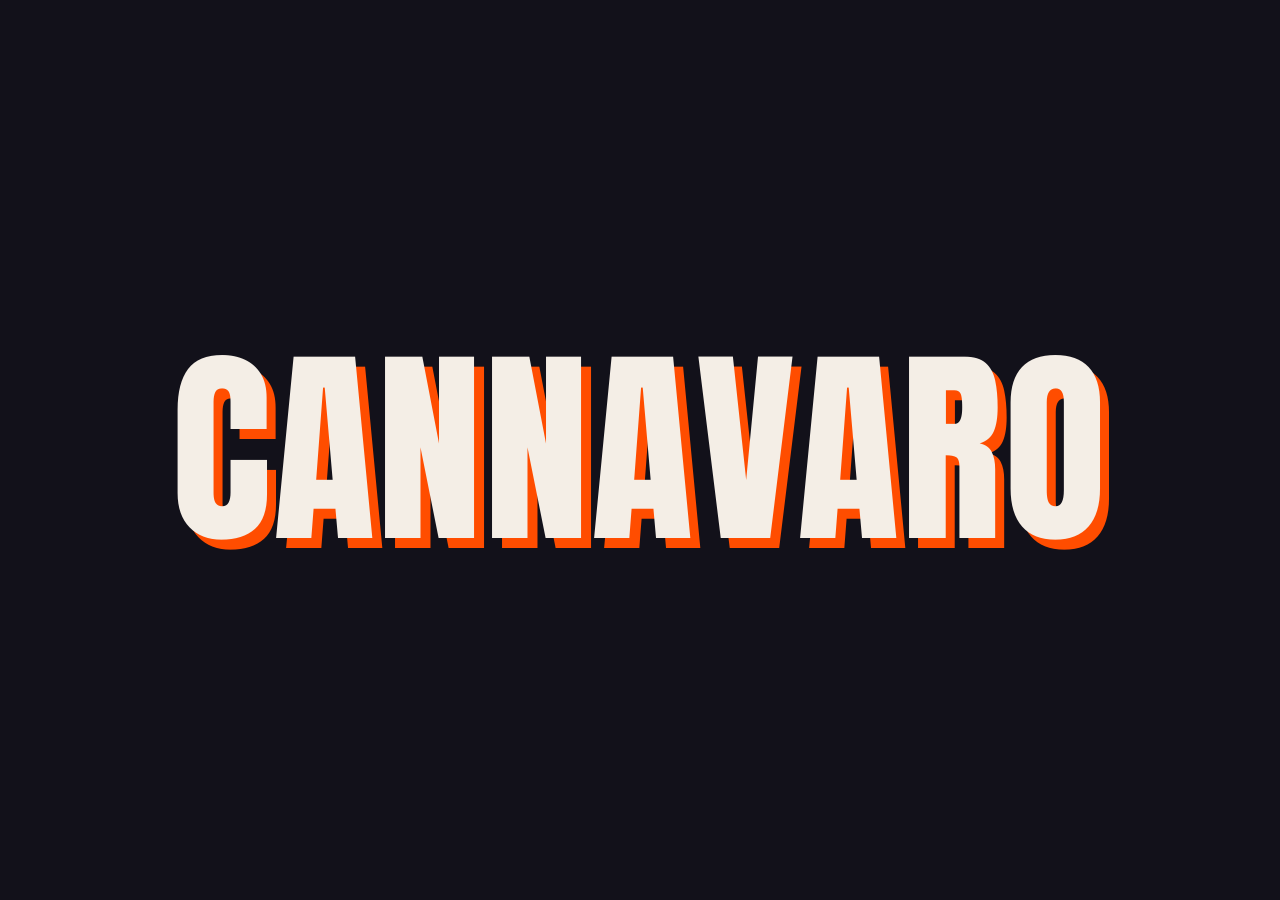
<file: letters-test/index.html>
<!doctype html><html lang="en"><head><meta charset="utf-8"><meta name="viewport" content="width=device-width,initial-scale=1"><meta name="robots" content="noindex"><title>Cannavaro letters test</title>
<link rel="stylesheet" href="../concept-a-brands-preview/fonts/fonts.css">
<style>
html,body{margin:0;height:100%;background:#12111A;overflow:hidden}
body{display:flex;align-items:center;justify-content:center;cursor:pointer}
.stage{width:100%;overflow-x:clip;text-align:center}
h1{margin:0;font-family:'Anton',sans-serif;font-weight:400;font-size:clamp(56px,16.5vw,215px);line-height:1;white-space:nowrap;color:#F4EEE6;text-shadow:.045em .045em 0 #FF4D00;letter-spacing:.01em}
.l{display:inline-block;opacity:0}
.go .l{opacity:1;animation-duration:1.5s;animation-timing-function:cubic-bezier(.16,1,.3,1);animation-fill-mode:both;animation-delay:calc(var(--k)*260ms)}
.go .L{animation-name:inL}.go .R{animation-name:inR}
@keyframes inL{from{transform:translateX(-120vw)}to{transform:none}}
@keyframes inR{from{transform:translateX(120vw)}to{transform:none}}
</style></head><body><div class="stage"><h1 aria-label="CANNAVARO"><span class="l L" style="--k:4" aria-hidden="true">C</span><span class="l L" style="--k:3" aria-hidden="true">A</span><span class="l L" style="--k:2" aria-hidden="true">N</span><span class="l L" style="--k:1" aria-hidden="true">N</span><span class="l L" style="--k:0" aria-hidden="true">A</span><span class="l R" style="--k:0" aria-hidden="true">V</span><span class="l R" style="--k:1" aria-hidden="true">A</span><span class="l R" style="--k:2" aria-hidden="true">R</span><span class="l R" style="--k:3" aria-hidden="true">O</span></h1></div>
<script>const s=document.body;function go(){s.classList.remove('go');void s.offsetWidth;s.classList.add('go')}
(document.fonts&&document.fonts.ready?document.fonts.ready:Promise.resolve()).then(go);s.addEventListener('click',go)</script></body></html>
</file>
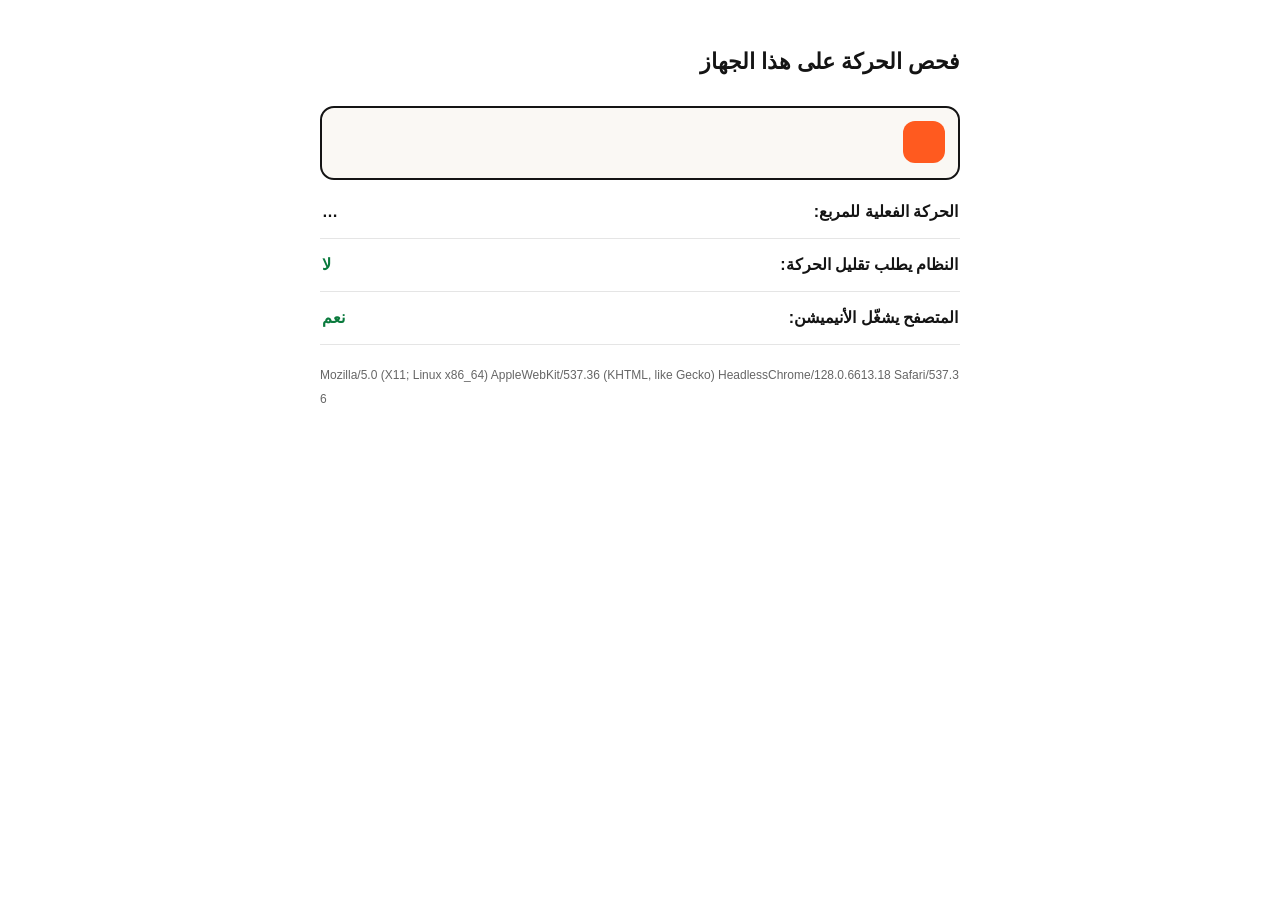
<file: motion-check/index.html>
<!DOCTYPE html>
<html lang="ar" dir="rtl">
<head>
<meta charset="UTF-8">
<meta name="viewport" content="width=device-width, initial-scale=1.0">
<meta name="robots" content="noindex">
<title>فحص الحركة</title>
<style>
body{font-family:'Segoe UI',Tahoma,sans-serif;background:#fff;color:#141414;max-width:640px;margin:0 auto;padding:40px 22px;line-height:2}
h1{font-size:22px;margin:0 0 18px}
.row{display:flex;justify-content:space-between;gap:12px;border-bottom:1px solid #e5e5e5;padding:10px 2px;font-size:16px}
.row b{font-weight:700}
.val{font-weight:800}
.ok{color:#0a7a3d}.bad{color:#c0272d}
.track{height:70px;border:2px solid #141414;border-radius:14px;margin:22px 0 6px;position:relative;overflow:hidden;background:#faf8f4}
.box{position:absolute;top:13px;right:13px;width:42px;height:42px;border-radius:12px;background:#ff5a1f;animation:slide 2.4s ease-in-out infinite alternate}
@keyframes slide{to{transform:translateX(-140px)}}
.ua{font-size:12px;color:#666;word-break:break-all;direction:ltr;text-align:left;margin-top:18px}
@media (prefers-reduced-motion:reduce){.box{animation:none}}
</style>
</head>
<body>
<h1>فحص الحركة على هذا الجهاز</h1>
<div class="track"><div class="box" id="box"></div></div>
<div class="row"><b>الحركة الفعلية للمربع:</b><span class="val" id="motion">…</span></div>
<div class="row"><b>النظام يطلب تقليل الحركة:</b><span class="val" id="rm">…</span></div>
<div class="row"><b>المتصفح يشغّل الأنيميشن:</b><span class="val" id="state">…</span></div>
<div class="ua" id="ua"></div>
<script>
const box=document.getElementById('box');
const st=getComputedStyle(box);
document.getElementById('state').textContent=(st.animationName!=='none'&&st.animationPlayState==='running')?'نعم':'لا';
document.getElementById('state').classList.add((st.animationName!=='none'&&st.animationPlayState==='running')?'ok':'bad');
const rm=matchMedia('(prefers-reduced-motion: reduce)').matches;
document.getElementById('rm').textContent=rm?'نعم':'لا';
document.getElementById('rm').classList.add(rm?'bad':'ok');
const p1=new Promise(r=>requestAnimationFrame(()=>r(box.getBoundingClientRect().left)));
setTimeout(async()=>{
  const a=await p1;
  const b=await new Promise(r=>requestAnimationFrame(()=>r(box.getBoundingClientRect().left)));
  const moved=Math.abs(a-b)>0.5;
  document.getElementById('motion').textContent=moved?'شغالة':'واقفة';
  document.getElementById('motion').classList.add(moved?'ok':'bad');
},1200);
document.getElementById('ua').textContent=navigator.userAgent;
</script>
</body>
</html>
</file>
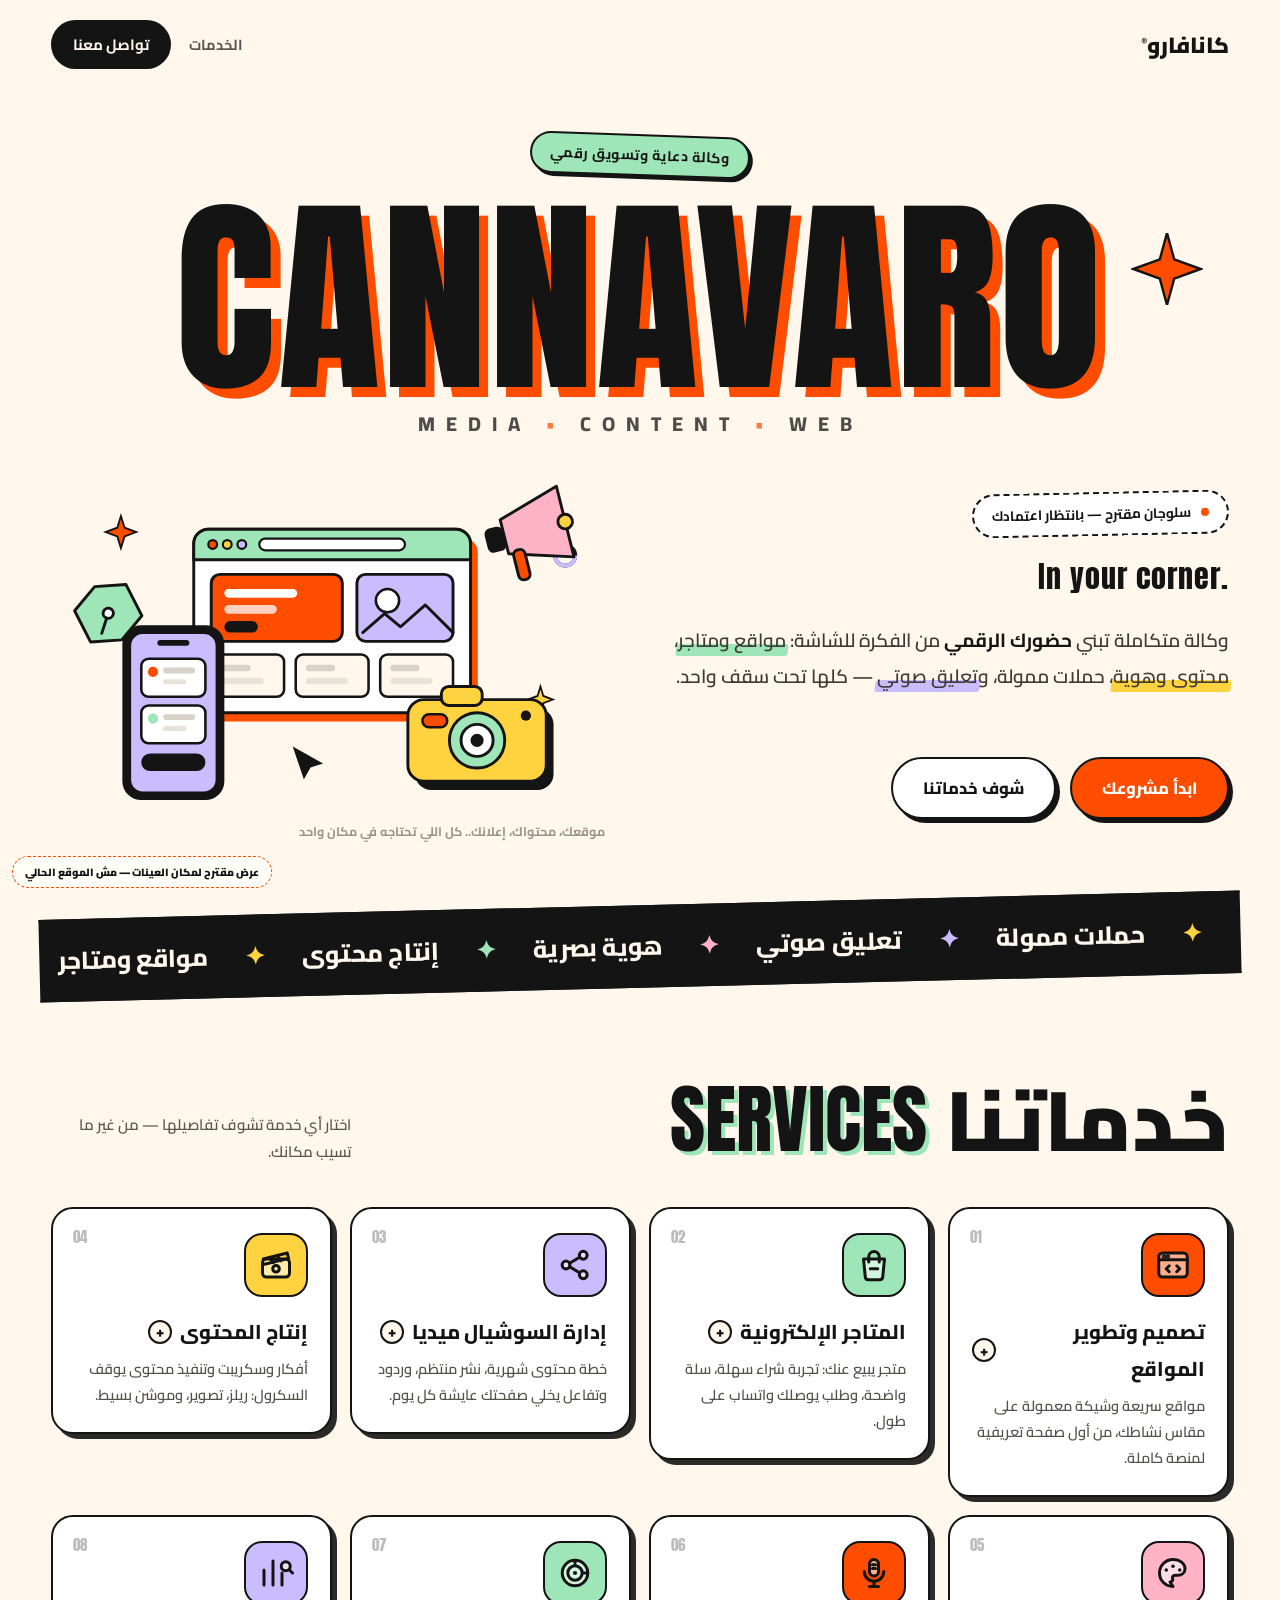
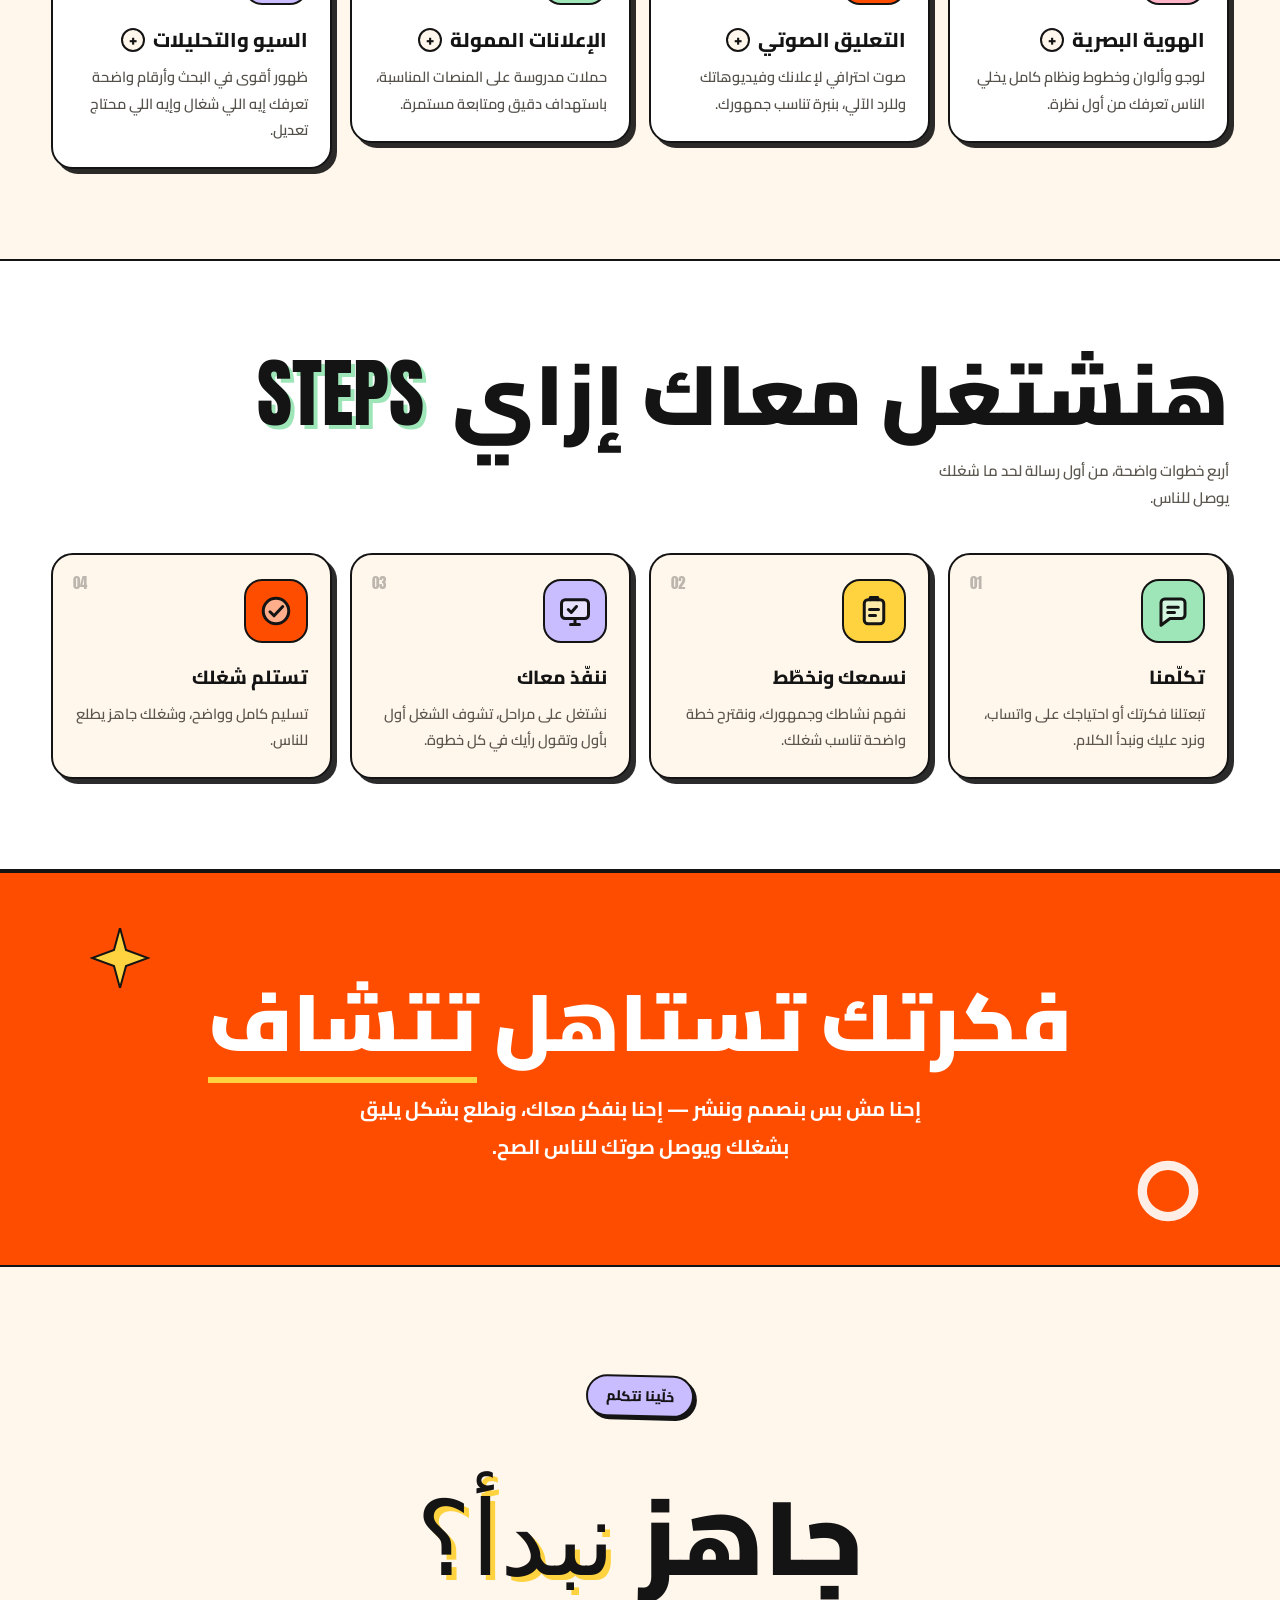
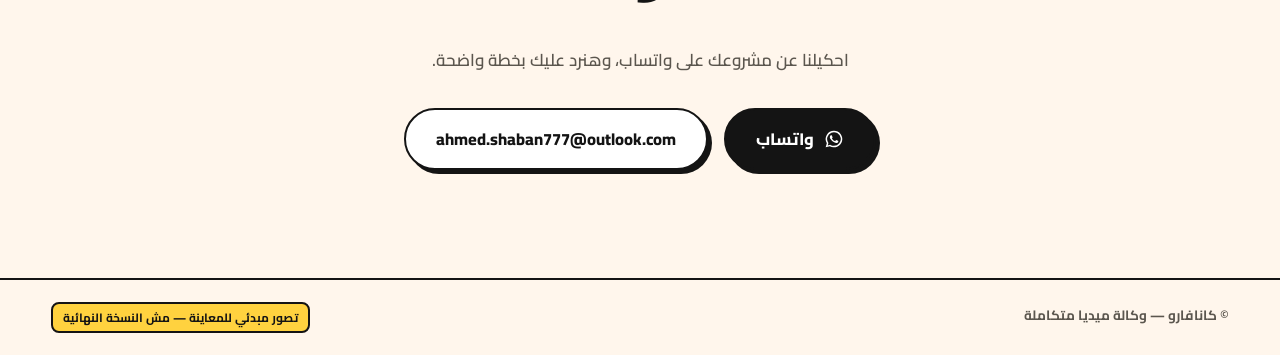
<file: samples-demo/index.html>
<!DOCTYPE html>
<html lang="ar" dir="rtl">
<head>
<meta charset="UTF-8">
<meta name="viewport" content="width=device-width, initial-scale=1.0">
<title>Cannavaro Media</title>
<link rel="icon" type="image/svg+xml" href="favicon.svg">
<meta name="robots" content="noindex">
  <meta name="description" content="كانافارو — وكالة دعاية وتسويق رقمي: مواقع ومتاجر، محتوى وهوية، حملات ممولة، وتعليق صوتي.">
<meta property="og:type" content="website">
<meta property="og:title" content="Cannavaro Media">
<meta property="og:description" content="وكالة دعاية وتسويق رقمي — مواقع ومتاجر، محتوى وهوية، حملات ممولة، وتعليق صوتي.">
<meta property="og:url" content="https://ahmedshaban777-lgtm.github.io/cannavaro-media/concept-a/">
<meta property="og:image" content="https://ahmedshaban777-lgtm.github.io/cannavaro-media/concept-a/og-image.png">
<meta property="og:image:width" content="1200">
<meta property="og:image:height" content="630">
<meta name="twitter:card" content="summary_large_image">
<link rel="stylesheet" href="fonts/fonts.css?v=2">
<style>
:root{
  --ink:#141414; --cream:#FFF6EC;
  --orange:#FF4D00; --mint:#9EE6B8; --lav:#C9BCFF; --yellow:#FFD23F; --pink:#FFB3C7;
}
*{margin:0;padding:0;box-sizing:border-box}
html{scroll-behavior:smooth}
body{font-family:'Cairo',sans-serif;background:var(--cream);color:var(--ink);overflow-x:hidden}
a{text-decoration:none;color:inherit}
.latin{font-family:'Anton',sans-serif;font-weight:400}

/* ===== NAV ===== */
nav{display:flex;justify-content:space-between;align-items:center;padding:20px clamp(18px,4vw,56px);position:relative;z-index:5}
.nav-side{display:flex;align-items:center;gap:18px}
.nav-svc{font-weight:700;font-size:14.5px;color:var(--ink);opacity:.7}
.nav-svc:hover{opacity:1}
.nav-svc:focus-visible{outline:2.5px solid var(--ink);outline-offset:3px;border-radius:6px}
.nav-brand{font-weight:900;font-size:22px}
.nav-brand sup{font-size:10px;font-weight:700}
.nav-cta{background:var(--ink);color:var(--cream);padding:10px 22px;border-radius:99px;font-weight:700;font-size:15px;transition:background .25s,transform .25s}
.nav-cta:hover{background:var(--orange);transform:translateY(-2px)}

/* ===== HERO ===== */
.hero{padding:clamp(24px,5vh,54px) clamp(18px,4vw,56px) 0;text-align:center;position:relative}
.hero .shape{position:absolute;pointer-events:none;z-index:2}
.hero .star-hero{top:16%;right:6%;width:clamp(40px,6vw,72px);animation:spin 14s linear infinite}
.hero .kicker{display:inline-block;font-weight:700;font-size:14px;letter-spacing:.5px;background:var(--mint);border:2px solid var(--ink);border-radius:99px;padding:6px 18px;box-shadow:3px 3px 0 var(--ink);transform:rotate(2deg)}
.brand{display:block;font-size:clamp(64px,16.5vw,215px);line-height:.95;margin:22px 0 6px;color:var(--ink);text-shadow:.045em .045em 0 var(--orange);letter-spacing:.01em}
.brand-sub{font-size:clamp(12px,2.2vw,20px);letter-spacing:.55em;font-weight:800;color:var(--ink);opacity:.75;margin-bottom:26px}
.brand-sub i{font-style:normal;color:var(--orange)}
.slogan-badge{display:inline-flex;align-items:center;gap:10px;border:2px dashed var(--ink);border-radius:99px;padding:7px 18px;font-size:13.5px;font-weight:700;background:#fff;transform:rotate(-1.2deg)}
.slogan-badge .dot{width:8px;height:8px;border-radius:50%;background:var(--orange);animation:pulse 1.6s infinite}
@keyframes pulse{50%{opacity:.25}}
.slogan-line{margin-top:14px;font-size:clamp(20px,3.4vw,30px);font-weight:900}
.slogan-line .en{font-family:'Anton';letter-spacing:.03em;font-weight:400}
.def{max-width:640px;margin:16px auto 0;font-size:clamp(15.5px,2.4vw,19px);line-height:1.9;color:#3d3a35;font-weight:600}
.def b{color:var(--ink)}
.mark{position:relative;white-space:nowrap}
.mark::before{content:"";position:absolute;inset:auto -2px 2px -2px;height:.62em;z-index:-1;border-radius:3px;transform:skew(-8deg)}
.mark.y::before{background:var(--yellow)}
.mark.m::before{background:var(--mint)}
.mark.l::before{background:var(--lav)}
.hero-ctas{display:flex;gap:14px;justify-content:center;flex-wrap:wrap;margin-top:30px}
.btn{font-weight:800;font-size:16.5px;padding:14px 30px;border-radius:99px;border:2.5px solid var(--ink);transition:transform .22s,box-shadow .22s;box-shadow:4px 4px 0 var(--ink)}
.btn:hover{transform:translate(-2px,-2px);box-shadow:7px 7px 0 var(--ink)}
.btn:active{transform:translate(2px,2px);box-shadow:0 0 0 var(--ink)}
.btn-solid{background:var(--orange);color:#fff}
.btn-ghost{background:#fff;color:var(--ink)}

/* ===== HERO ILLUSTRATION ===== */
.illo{max-width:760px;margin:clamp(36px,6vh,60px) auto 0;position:relative}
.hero-grid{display:grid;grid-template-columns:1.02fr .98fr;grid-template-areas:"text illo" "ctas illo";gap:8px 48px;align-items:center;max-width:1260px;margin:0 auto;text-align:start}
.hero-text{grid-area:text}
.hero-grid .illo{grid-area:illo;margin:0}
.hero-grid .hero-ctas{grid-area:ctas;justify-content:flex-start;margin-top:6px}
.hero-grid .def{margin:16px 0 0}
@media(max-width:900px){
.hero .star-hero{width:32px}
.sec-title .latin{display:block;margin-inline-start:0;margin-top:.18em}
.steps .sec-title{display:flex;flex-direction:column;align-items:flex-start}
.steps .sec-title .latin{order:-1;font-size:.52em;letter-spacing:.06em;margin:0 0 .28em;text-shadow:.07em .07em 0 var(--mint)}
.hero-grid{grid-template-columns:1fr;grid-template-areas:"text" "illo" "ctas";text-align:center}
.hero-grid .hero-ctas{justify-content:center;margin-top:26px}
.hero-grid .def{margin:16px auto 0}
.hero-grid .illo{margin-top:28px}
}
.illo svg{width:100%;height:auto;display:block;overflow:visible}
.f1{animation:float 5s ease-in-out infinite}
.f2{animation:float 6.5s ease-in-out infinite reverse}
.f3{animation:float 7.5s ease-in-out infinite}
.f4{animation:float 5.8s ease-in-out infinite reverse}
@keyframes float{50%{transform:translateY(-10px)}}
.illo-cap{margin-top:10px;font-size:12.5px;font-weight:700;color:#9a938a}

/* ===== MARQUEE ===== */
.marquee{margin-top:clamp(40px,7vh,72px);background:var(--ink);color:var(--cream);overflow:hidden;padding:16px 0;transform:rotate(-1.4deg) scale(1.02);border-top:2.5px solid var(--ink);border-bottom:2.5px solid var(--ink)}
.marquee-track{display:flex;gap:0;width:max-content;animation:mq 22s linear infinite}
.marquee span{font-size:clamp(16px,2.6vw,24px);font-weight:800;padding:0 18px;white-space:nowrap}
.marquee .s1{color:var(--yellow)}.marquee .s2{color:var(--mint)}.marquee .s3{color:var(--pink)}.marquee .s4{color:var(--lav)}
@keyframes mq{to{transform:translateX(-50%)}}

/* ===== SERVICES ===== */
.services{padding:clamp(64px,10vh,110px) clamp(18px,4vw,56px)}
.sec-head{display:flex;align-items:flex-end;justify-content:space-between;gap:18px;flex-wrap:wrap;margin-bottom:42px}
.sec-title{font-size:clamp(40px,7.5vw,84px);font-weight:900;line-height:1.05}
.sec-title .latin{font-size:.9em;text-shadow:.05em .05em 0 var(--mint);margin-inline-start:10px}
.sec-note{max-width:300px;font-weight:600;color:#5b564e;font-size:15px;line-height:1.8}
.svc-grid{display:grid;grid-template-columns:repeat(auto-fit,minmax(280px,1fr));gap:18px}
.svc{background:#fff;border:2.5px solid var(--ink);border-radius:22px;padding:24px 22px;position:relative;transition:transform .25s,box-shadow .25s;box-shadow:5px 5px 0 rgba(20,20,20,.9);cursor:pointer;user-select:none}
.svc:focus-visible{outline:3px solid var(--ink);outline-offset:3px}
.svc:hover{transform:translateY(-5px);box-shadow:8px 8px 0 rgba(20,20,20,.9)}
.svc .num{position:absolute;top:16px;left:20px;font-family:'Anton';font-size:15px;opacity:.28}
.svc .ic{width:64px;height:64px;border-radius:18px;border:2.5px solid var(--ink);display:flex;align-items:center;justify-content:center;margin-bottom:16px;transition:transform .3s}
.svc:hover .ic{transform:rotate(-8deg) scale(1.07)}
.svc .ic svg{width:36px;height:36px}
.c1{background:var(--orange)} .c2{background:var(--mint)} .c3{background:var(--lav)} .c4{background:var(--yellow)} .c5{background:var(--pink)}

/* ===== STEPS ===== */
.steps{padding:clamp(64px,10vh,110px) clamp(18px,4vw,56px);background:#fff;border-top:2.5px solid var(--ink);border-bottom:2.5px solid var(--ink)}
.steps-grid{display:grid;grid-template-columns:repeat(auto-fit,minmax(230px,1fr));gap:18px}
.step{background:var(--cream);border:2.5px solid var(--ink);border-radius:22px;padding:24px 22px;position:relative;box-shadow:5px 5px 0 rgba(20,20,20,.9);transition:transform .25s,box-shadow .25s}
.step:hover{transform:translate(-2px,-2px);box-shadow:7px 7px 0 rgba(20,20,20,.9)}
.step .num{position:absolute;top:16px;left:20px;font-family:'Anton';font-size:15px;opacity:.28}
.step .ic{width:64px;height:64px;border-radius:18px;border:2.5px solid var(--ink);display:flex;align-items:center;justify-content:center;margin-bottom:16px;transition:transform .3s}
.step:hover .ic{transform:rotate(-8deg) scale(1.07)}
.step .ic svg{width:36px;height:36px}
.step h3{font-size:19px;font-weight:800;margin-bottom:6px}
.step p{font-size:14.5px;font-weight:600;color:#5b564e;line-height:1.8}
.svc h3{font-size:20px;font-weight:800;margin-bottom:6px;display:flex;align-items:center;gap:8px}
.svc .plus{flex:none;width:24px;height:24px;border-radius:50%;border:2px solid var(--ink);display:inline-flex;align-items:center;justify-content:center;font-weight:900;font-size:15px;line-height:1;transition:transform .3s,background .3s;background:var(--cream)}
.svc.open .plus{transform:rotate(45deg);background:var(--yellow)}
.svc p{font-size:14.5px;line-height:1.8;color:#54504a;font-weight:600}
.svc .svc-details{max-height:0;overflow:hidden;transition:max-height .45s cubic-bezier(.2,.7,.2,1)}
.svc.open .svc-details{max-height:220px}
.svc .svc-details ul{list-style:none;margin-top:12px;border-top:2px dashed #D8D2C8;padding-top:12px;display:grid;gap:8px}
.svc .svc-details li{font-size:14px;font-weight:700;color:#3d3a35;display:flex;align-items:center;gap:8px}
.svc .svc-details li::before{content:"";flex:none;width:9px;height:9px;border-radius:3px;background:var(--orange);border:1.5px solid var(--ink)}
.svc-cta{display:inline-flex;align-items:center;gap:6px;margin-top:14px;font-size:14px;font-weight:800;color:var(--ink);background:var(--yellow);border:2px solid var(--ink);border-radius:999px;padding:8px 14px;box-shadow:3px 3px 0 var(--ink);transition:transform .15s,box-shadow .15s}
.svc-cta:hover{transform:translate(-1px,-1px);box-shadow:4px 4px 0 var(--ink)}
.svc-cta:focus-visible{outline:3px solid var(--ink);outline-offset:2px}
#toTop{position:fixed;bottom:84px;left:22px;z-index:60;width:52px;height:52px;border-radius:50%;background:var(--orange);color:#fff;border:2.5px solid var(--ink);box-shadow:4px 4px 0 var(--ink);font-size:22px;line-height:1;cursor:pointer;opacity:0;pointer-events:none;transform:translateY(12px);transition:opacity .3s,transform .3s;display:grid;place-items:center}
#toTop.show{opacity:1;pointer-events:auto;transform:none}
#toTop:focus-visible{outline:3px solid var(--ink);outline-offset:3px}
.svc:nth-child(3n) .svc-details li::before{background:var(--mint)}
.svc:nth-child(3n+1) .svc-details li::before{background:var(--lav)}

/* ===== STATEMENT ===== */
.statement{background:var(--orange);color:#fff;text-align:center;padding:clamp(64px,11vh,120px) clamp(18px,4vw,56px);border-top:2.5px solid var(--ink);border-bottom:2.5px solid var(--ink);position:relative;overflow:hidden}
.statement h2{font-size:clamp(36px,7vw,80px);font-weight:900;line-height:1.25}
.statement h2 .u{text-decoration:underline;text-decoration-color:var(--yellow);text-decoration-thickness:6px;text-underline-offset:.32em}
.statement p{margin-top:18px;font-size:clamp(16px,2.6vw,20px);font-weight:700;opacity:1;max-width:580px;margin-inline:auto;line-height:1.9}
.statement .shape{position:absolute;pointer-events:none}
.statement .star2{top:14%;left:7%;width:clamp(36px,5vw,60px);animation:spin 16s linear infinite}
.statement .ring2{bottom:10%;right:6%;width:clamp(40px,6vw,70px);animation:float 5.5s ease-in-out infinite}
@keyframes spin{to{transform:rotate(360deg)}}

/* ===== CONTACT ===== */
.contact{text-align:center;padding:clamp(70px,12vh,130px) clamp(18px,4vw,56px)}
.contact .mini{font-weight:800;font-size:14px;background:var(--lav);border:2px solid var(--ink);border-radius:99px;padding:6px 18px;display:inline-block;box-shadow:3px 3px 0 var(--ink);transform:rotate(1.5deg)}
.contact h2{font-size:clamp(44px,9vw,104px);font-weight:900;margin:22px 0 10px}
.contact h2 .latin{text-shadow:.05em .05em 0 var(--yellow)}
.contact p{color:#5b564e;font-weight:600;font-size:17px;margin-bottom:32px}
.contact .btns{display:flex;gap:16px;justify-content:center;flex-wrap:wrap}
.btn-wa{background:var(--ink);color:#fff;display:inline-flex;align-items:center;gap:10px}
.btn-wa:hover{background:var(--orange)}
.btn-wa svg{width:20px;height:20px}
.btn-mail{background:#fff;color:var(--ink)}

/* ===== FOOTER ===== */
footer{border-top:2.5px solid var(--ink);padding:22px clamp(18px,4vw,56px);display:flex;justify-content:space-between;gap:12px;flex-wrap:wrap;font-size:13.5px;font-weight:700;color:#5b564e}
footer .preview-tag{background:var(--yellow);color:var(--ink);border:2px solid var(--ink);border-radius:8px;padding:2px 10px;font-size:12px}

/* reveal */
.rv{opacity:1;transform:translateY(26px);transition:transform .7s cubic-bezier(.2,.7,.2,1)}
.rv.on{transform:none}

/* mobile steps compaction (last: must override base step rules) */
@media(max-width:900px){
.steps-grid{gap:10px}
.step{padding:14px 14px;border-radius:16px}
.step .num{top:10px;left:14px;font-size:12px}
.step .ic{width:40px;height:40px;border-radius:12px;margin-bottom:8px}
.step .ic svg{width:22px;height:22px}
.step h3{font-size:15.5px;margin-bottom:3px}
.step p{font-size:13px;line-height:1.65}
#toTop{bottom:118px}
}

/* ===== samples proposal demo ===== */
.svc.open .svc-details{max-height:780px}
.samples{margin-top:12px;border-top:2px dashed #D8D2C8;padding-top:12px}
.samples h4{font-size:13px;font-weight:900;color:var(--ink);margin:0 0 8px;display:flex;align-items:center;gap:6px}
.smp{display:flex;align-items:center;gap:10px;background:#fff;border:1.5px solid var(--ink);border-radius:14px;padding:8px 10px;margin-bottom:8px;box-shadow:3px 3px 0 var(--ink);text-decoration:none;color:inherit}
.smp .play{flex:none;width:34px;height:34px;border-radius:50%;border:1.5px solid var(--ink);display:grid;place-items:center}
.smp .p1 .play{background:var(--orange)}.smp .p2 .play{background:var(--mint)}.smp .p3 .play{background:var(--lav)}
.smp .t{font-size:13px;font-weight:800;line-height:1.35}
.smp .t small{display:block;font-weight:700;color:#8a8578;font-size:11px}
.smp .wave{margin-inline-start:auto;flex:none}
.demo-tag{flex:none;font-size:10px;font-weight:900;background:var(--mint);border:1.5px solid var(--ink);border-radius:99px;padding:2px 8px;margin-inline-start:auto}
.samples .note{font-size:11px;font-weight:700;color:#8a8578;margin:2px 0 0}
.demo-ribbon{position:fixed;bottom:12px;inset-inline-end:12px;z-index:1200;background:#FFFDF7;border:1.5px dashed var(--orange);border-radius:99px;padding:5px 12px;font-size:10.5px;font-weight:900;color:var(--ink)}
@media (max-width:640px){.demo-ribbon{font-size:9.5px;padding:4px 10px}}

.svc-grid{align-items:start}
</style>
</head>
<body>

<nav>
  <div class="nav-brand">كانافارو<sup>®</sup></div>
  <div class="nav-side"><a class="nav-svc" href="#services">الخدمات</a><a class="nav-cta" href="https://wa.me/201212139929" target="_blank" rel="noopener">تواصل معنا</a></div>
</nav>

<header class="hero">
  <span class="kicker">وكالة دعاية وتسويق رقمي</span>
  <h1 class="brand latin" dir="ltr">CANNAVARO</h1>
  <svg class="shape star-hero" viewBox="0 0 60 60" fill="none"><path d="M30 0l6 22 22 8-22 8-6 22-6-22-22-8 22-8z" fill="#FF4D00" stroke="#141414" stroke-width="2"/></svg>
  <div class="brand-sub" dir="ltr">MEDIA <i>•</i> CONTENT <i>•</i> WEB</div>

  <div class="hero-grid">
  <div class="hero-text">
  <span class="slogan-badge"><span class="dot"></span> سلوجان مقترح — بانتظار اعتمادك</span>
  <div class="slogan-line"><span class="en" dir="ltr">In your corner.</span></div>

  <p class="def">وكالة متكاملة تبني <b>حضورك الرقمي</b> من الفكرة للشاشة: <span class="mark m">مواقع ومتاجر</span>، <span class="mark y">محتوى وهوية</span>، حملات ممولة، و<span class="mark l">تعليق صوتي</span> — كلها تحت سقف واحد.</p>
  </div>

  <!-- bespoke multi-service illustration -->
  <div class="illo rv">
    <svg viewBox="0 0 760 470" fill="none" xmlns="http://www.w3.org/2000/svg" role="img" aria-label="مشهد يجمع تصميم المواقع والتصوير والتصميم والإعلان">
      <!-- sparkles -->
      <g class="f3"><path d="M96 66l5 16 16 6-16 6-5 16-5-16-16-6 16-6z" fill="#FF4D00" stroke="#141414" stroke-width="2.5"/></g>
      <g class="f2"><path d="M672 300l4 13 13 5-13 5-4 13-4-13-13-5 13-5z" fill="#FFD23F" stroke="#141414" stroke-width="2.5"/></g>
      <g class="f1"><circle cx="706" cy="120" r="14" fill="none" stroke="#141414" stroke-width="5"/><circle cx="706" cy="120" r="14" fill="none" stroke="#C9BCFF" stroke-width="5" stroke-dasharray="44 90"/></g>
      <!-- megaphone -->
      <g class="f2" transform="rotate(-14 640 90)">
        <rect x="596" y="74" width="26" height="34" rx="8" fill="#141414"/>
        <path d="M622 66l86-26v100l-86-26z" fill="#FFB3C7" stroke="#141414" stroke-width="4" stroke-linejoin="round"/>
        <rect x="628" y="112" width="16" height="42" rx="7" fill="#FF4D00" stroke="#141414" stroke-width="4"/>
        <circle cx="708" cy="90" r="10" fill="#FFD23F" stroke="#141414" stroke-width="4"/>
      </g>
      <!-- pen nib -->
      <g class="f1" transform="rotate(18 90 200)">
        <path d="M90 158l34 34-16 40-40 16-34-34 16-40z" fill="#9EE6B8" stroke="#141414" stroke-width="4" stroke-linejoin="round"/>
        <circle cx="79" cy="203" r="7" fill="#fff" stroke="#141414" stroke-width="4"/>
        <path d="M79 210v22" stroke="#141414" stroke-width="4" stroke-linecap="round"/>
      </g>
      <!-- browser window -->
      <g class="f4">
        <rect x="206" y="96" width="380" height="252" rx="20" fill="#FF4D00"/>
        <rect x="196" y="84" width="380" height="252" rx="20" fill="#fff" stroke="#141414" stroke-width="4"/>
        <path d="M196 104a20 20 0 0120-20h340a20 20 0 0120 20v22H196z" fill="#9EE6B8" stroke="#141414" stroke-width="4"/>
        <circle cx="222" cy="105" r="6" fill="#FF4D00" stroke="#141414" stroke-width="3"/>
        <circle cx="242" cy="105" r="6" fill="#FFD23F" stroke="#141414" stroke-width="3"/>
        <circle cx="262" cy="105" r="6" fill="#C9BCFF" stroke="#141414" stroke-width="3"/>
        <rect x="286" y="97" width="200" height="16" rx="8" fill="#fff" stroke="#141414" stroke-width="3"/>
        <!-- hero block -->
        <rect x="220" y="146" width="180" height="92" rx="12" fill="#FF4D00" stroke="#141414" stroke-width="4"/>
        <rect x="238" y="166" width="100" height="12" rx="6" fill="#fff"/>
        <rect x="238" y="188" width="72" height="12" rx="6" fill="#fff" opacity=".75"/>
        <rect x="238" y="210" width="46" height="16" rx="8" fill="#141414"/>
        <!-- side image block -->
        <rect x="420" y="146" width="132" height="92" rx="12" fill="#C9BCFF" stroke="#141414" stroke-width="4"/>
        <circle cx="462" cy="182" r="16" fill="#fff" stroke="#141414" stroke-width="3.5"/>
        <path d="M428 226l30-26 22 18 34-30 38 38" stroke="#141414" stroke-width="4" stroke-linecap="round" stroke-linejoin="round" fill="none"/>
        <!-- cards row -->
        <rect x="220" y="256" width="100" height="58" rx="10" fill="#FFF6EC" stroke="#141414" stroke-width="3.5"/>
        <rect x="336" y="256" width="100" height="58" rx="10" fill="#FFF6EC" stroke="#141414" stroke-width="3.5"/>
        <rect x="452" y="256" width="100" height="58" rx="10" fill="#FFF6EC" stroke="#141414" stroke-width="3.5"/>
        <rect x="234" y="270" width="40" height="9" rx="4.5" fill="#D8D2C8"/>
        <rect x="234" y="288" width="58" height="9" rx="4.5" fill="#E8E2D8"/>
        <rect x="350" y="270" width="40" height="9" rx="4.5" fill="#D8D2C8"/>
        <rect x="350" y="288" width="58" height="9" rx="4.5" fill="#E8E2D8"/>
        <rect x="466" y="270" width="40" height="9" rx="4.5" fill="#D8D2C8"/>
        <rect x="466" y="288" width="58" height="9" rx="4.5" fill="#E8E2D8"/>
      </g>
      <!-- smartphone -->
      <g class="f1">
        <rect x="98" y="216" width="140" height="240" rx="26" fill="#141414"/>
        <rect x="110" y="228" width="116" height="216" rx="16" fill="#C9BCFF"/>
        <rect x="146" y="236" width="44" height="8" rx="4" fill="#141414"/>
        <rect x="124" y="262" width="88" height="52" rx="10" fill="#fff" stroke="#141414" stroke-width="3.5"/>
        <circle cx="140" cy="280" r="7" fill="#FF4D00"/>
        <rect x="154" y="274" width="44" height="8" rx="4" fill="#D8D2C8"/>
        <rect x="154" y="290" width="32" height="7" rx="3.5" fill="#E8E2D8"/>
        <rect x="124" y="326" width="88" height="52" rx="10" fill="#fff" stroke="#141414" stroke-width="3.5"/>
        <circle cx="140" cy="344" r="7" fill="#9EE6B8"/>
        <rect x="154" y="338" width="44" height="8" rx="4" fill="#D8D2C8"/>
        <rect x="154" y="354" width="32" height="7" rx="3.5" fill="#E8E2D8"/>
        <rect x="124" y="392" width="88" height="24" rx="12" fill="#141414"/>
      </g>
      <!-- camera -->
      <g class="f2">
        <rect x="500" y="330" width="190" height="112" rx="22" fill="#141414"/>
        <rect x="490" y="318" width="190" height="112" rx="22" fill="#FFD23F" stroke="#141414" stroke-width="4"/>
        <rect x="536" y="300" width="56" height="26" rx="10" fill="#FFD23F" stroke="#141414" stroke-width="4"/>
        <circle cx="585" cy="374" r="38" fill="#9EE6B8" stroke="#141414" stroke-width="4"/>
        <circle cx="585" cy="374" r="22" fill="#fff" stroke="#141414" stroke-width="4"/>
        <circle cx="585" cy="374" r="9" fill="#141414"/>
        <rect x="510" y="338" width="34" height="18" rx="9" fill="#FF4D00" stroke="#141414" stroke-width="3.5"/>
        <circle cx="652" cy="340" r="7" fill="#141414"/>
      </g>
      <!-- cursor -->
      <g class="f3"><path d="M330 380l46 26-19 6-10 18z" fill="#141414" stroke="#FFF6EC" stroke-width="2"/></g>
    </svg>
    <div class="illo-cap">موقعك، محتواك، إعلانك.. كل اللي تحتاجه في مكان واحد</div>
  </div>

  <div class="hero-ctas">
    <a class="btn btn-solid" href="https://wa.me/201212139929" target="_blank" rel="noopener">ابدأ مشروعك</a>
    <a class="btn btn-ghost" href="#services">شوف خدماتنا</a>
  </div>
  </div>

  <div class="marquee" dir="ltr">
    <div class="marquee-track">
      <span>مواقع ومتاجر</span><span class="s1">✦</span><span>إنتاج محتوى</span><span class="s2">✦</span><span>هوية بصرية</span><span class="s3">✦</span><span>تعليق صوتي</span><span class="s4">✦</span><span>حملات ممولة</span><span class="s1">✦</span><span>سوشيال ميديا</span><span class="s2">✦</span><span>سيو وتحليلات</span><span class="s3">✦</span>
      <span>مواقع ومتاجر</span><span class="s4">✦</span><span>إنتاج محتوى</span><span class="s1">✦</span><span>هوية بصرية</span><span class="s2">✦</span><span>تعليق صوتي</span><span class="s3">✦</span><span>حملات ممولة</span><span class="s4">✦</span><span>سوشيال ميديا</span><span class="s1">✦</span><span>سيو وتحليلات</span><span class="s2">✦</span>
    </div>
  </div>
</header>

<section class="services" id="services">
  <div class="sec-head rv">
    <h2 class="sec-title">خدماتنا <span class="latin" dir="ltr">SERVICES</span></h2>
    <p class="sec-note">اختار أي خدمة تشوف تفاصيلها — من غير ما تسيب مكانك.</p>
  </div>
  <div class="svc-grid">

    <div class="svc rv" tabindex="0">
      <span class="num">01</span>
      <div class="ic c1"><svg viewBox="0 0 24 24" fill="none" stroke="#141414" stroke-width="2" stroke-linecap="round" stroke-linejoin="round"><rect x="2.5" y="4" width="19" height="16" rx="2.5" fill="rgba(255,255,255,.55)"/><path d="M2.5 8.5h19"/><circle cx="6" cy="6.3" r=".5" fill="#141414"/><circle cx="8.6" cy="6.3" r=".5" fill="#141414"/><path d="M9.5 12.5L7.5 14.5l2 2M14.5 12.5l2 2-2 2"/></svg></div>
      <h3>تصميم وتطوير المواقع <span class="plus">+</span></h3>
      <p>مواقع سريعة وشيكة معمولة على مقاس نشاطك، من أول صفحة تعريفية لمنصة كاملة.</p>
      <div class="svc-details"><ul>
        <li>صفحات تعريفية ومنصات كاملة</li>
        <li>ربط واتساب ونماذج طلب مباشرة</li>
        <li>سرعة وتجربة موبايل ممتازة</li>
      </ul><div class="samples">
        <h4>شوف نماذج</h4>
        <a class="smp p1" href="https://ahmedshaban777-lgtm.github.io/nabd-demos/grills-v6/" target="_blank" rel="noopener"><span class="play"><svg width="14" height="14" viewBox="0 0 24 24" fill="none" stroke="#141414" stroke-width="2.4" stroke-linecap="round"><path d="M7 17L17 7M9 7h8v8"/></svg></span><span class="t">منيو مطعم مشويات<small>موقع + قائمة طعام</small></span><span class="demo-tag">نموذج تجريبي</span></a>
        <a class="smp p2" href="https://ahmedshaban777-lgtm.github.io/vitalia-demo/" target="_blank" rel="noopener"><span class="play"><svg width="14" height="14" viewBox="0 0 24 24" fill="none" stroke="#141414" stroke-width="2.4" stroke-linecap="round"><path d="M7 17L17 7M9 7h8v8"/></svg></span><span class="t">متجر مستحضرات تجميل<small>كتالوج منتجات</small></span><span class="demo-tag">نموذج تجريبي</span></a>
      </div>
      <a class="svc-cta" target="_blank" rel="noopener">اطلب الخدمة دي ←</a></div>
    </div>

    <div class="svc rv" tabindex="0">
      <span class="num">02</span>
      <div class="ic c2"><svg viewBox="0 0 24 24" fill="none" stroke="#141414" stroke-width="2" stroke-linecap="round" stroke-linejoin="round"><path d="M5 8h14l-1.2 12a2 2 0 01-2 1.8H8.2a2 2 0 01-2-1.8L5 8z" fill="rgba(255,255,255,.55)"/><path d="M8.5 10V6.5a3.5 3.5 0 017 0V10"/><path d="M9.5 14.5h5"/></svg></div>
      <h3>المتاجر الإلكترونية <span class="plus">+</span></h3>
      <p>متجر يبيع عنك: تجربة شراء سهلة، سلة واضحة، وطلب يوصلك واتساب على طول.</p>
      <div class="svc-details"><ul>
        <li>عرض منتجات وسلة شراء سلسة</li>
        <li>طلب يوصلك واتساب مباشرة</li>
        <li>لوحة تحكم بسيطة لمنتجاتك</li>
      </ul><a class="svc-cta" target="_blank" rel="noopener">اطلب الخدمة دي ←</a></div>
    </div>

    <div class="svc rv" tabindex="0">
      <span class="num">03</span>
      <div class="ic c3"><svg viewBox="0 0 24 24" fill="none" stroke="#141414" stroke-width="2" stroke-linecap="round" stroke-linejoin="round"><circle cx="6" cy="12" r="2.6" fill="rgba(255,255,255,.55)"/><circle cx="17.5" cy="5.5" r="2.6" fill="rgba(255,255,255,.55)"/><circle cx="17.5" cy="18.5" r="2.6" fill="rgba(255,255,255,.55)"/><path d="M8.4 10.8l6.7-4M8.4 13.2l6.7 4"/></svg></div>
      <h3>إدارة السوشيال ميديا <span class="plus">+</span></h3>
      <p>خطة محتوى شهرية، نشر منتظم، وردود وتفاعل يخلي صفحتك عايشة كل يوم.</p>
      <div class="svc-details"><ul>
        <li>خطة محتوى شهرية مرتبة</li>
        <li>تصميم ونشر منتظم</li>
        <li>متابعة رسايل وتفاعل</li>
      </ul><a class="svc-cta" target="_blank" rel="noopener">اطلب الخدمة دي ←</a></div>
    </div>

    <div class="svc rv" tabindex="0">
      <span class="num">04</span>
      <div class="ic c4"><svg viewBox="0 0 24 24" fill="none" stroke="#141414" stroke-width="2" stroke-linecap="round" stroke-linejoin="round"><rect x="3" y="8" width="18" height="12" rx="2.5" fill="rgba(255,255,255,.55)"/><path d="M3.5 8l16-4 .9 3.6L4.4 11.5"/><path d="M8 7.2l2.2 3.2M13 6l2.2 3.2"/><circle cx="12" cy="14.5" r="2.2"/></svg></div>
      <h3>إنتاج المحتوى <span class="plus">+</span></h3>
      <p>أفكار وسكريبت وتنفيذ محتوى يوقف السكرول: ريلز، تصوير، وموشن بسيط.</p>
      <div class="svc-details"><ul>
        <li>أفكار وسكريبت لكل منصة</li>
        <li>تصوير ومونتاج ريلز</li>
        <li>موشن جرافيك بسيط</li>
      </ul><a class="svc-cta" target="_blank" rel="noopener">اطلب الخدمة دي ←</a></div>
    </div>

    <div class="svc rv" tabindex="0">
      <span class="num">05</span>
      <div class="ic c5"><svg viewBox="0 0 24 24" fill="none" stroke="#141414" stroke-width="2" stroke-linecap="round" stroke-linejoin="round"><path d="M12 21a9 9 0 110-18c4.5 0 8 2.6 8 6.2 0 2.9-2.4 4.3-4.6 4.3h-2c-1.3 0-2.1 1-1.7 2.1.5 1.3-.5 2.4-1.7 2.4z" fill="rgba(255,255,255,.55)"/><circle cx="7.5" cy="10" r="1.2" fill="#141414" stroke="none"/><circle cx="12" cy="7.5" r="1.2" fill="#141414" stroke="none"/><circle cx="16.5" cy="10" r="1.2" fill="#141414" stroke="none"/></svg></div>
      <h3>الهوية البصرية <span class="plus">+</span></h3>
      <p>لوجو وألوان وخطوط ونظام كامل يخلي الناس تعرفك من أول نظرة.</p>
      <div class="svc-details"><ul>
        <li>لوجو وألوان وخطوط</li>
        <li>دليل استخدام الهوية</li>
        <li>قوالب سوشيال جاهزة</li>
      </ul><a class="svc-cta" target="_blank" rel="noopener">اطلب الخدمة دي ←</a></div>
    </div>

    <div class="svc rv" tabindex="0">
      <span class="num">06</span>
      <div class="ic c1"><svg viewBox="0 0 24 24" fill="none" stroke="#141414" stroke-width="2" stroke-linecap="round" stroke-linejoin="round"><rect x="9" y="3" width="6" height="11" rx="3" fill="rgba(255,255,255,.55)"/><path d="M5.5 11a6.5 6.5 0 0013 0"/><path d="M12 17.5V21M9 21h6"/><path d="M11 6.5h2M11 9h2"/></svg></div>
      <h3>التعليق الصوتي <span class="plus">+</span></h3>
      <p>صوت احترافي لإعلانك وفيديوهاتك وللرد الآلي، بنبرة تناسب جمهورك.</p>
      <div class="svc-details"><ul>
        <li>إعلانات وفيديوهات تعريفية</li>
        <li>رد آلي IVR ورسائل صوتية</li>
        <li>معالجة وتنقية احترافية</li>
      </ul><div class="samples">
        <h4>اسمع نماذج</h4>
        <div class="smp p1"><span class="play"><svg width="13" height="13" viewBox="0 0 24 24" fill="#141414"><path d="M8 5v14l11-7z"/></svg></span><span class="t">أورانج ترافيل<small>إعلان تجاري</small></span><svg class="wave" width="46" height="20" viewBox="0 0 46 20"><rect x="1" y="7" width="3" height="6" rx="1.5" fill="#141414"/><rect x="6" y="4" width="3" height="12" rx="1.5" fill="#FF5C1A"/><rect x="11" y="8" width="3" height="4" rx="1.5" fill="#141414"/><rect x="16" y="2" width="3" height="16" rx="1.5" fill="#FF5C1A"/><rect x="21" y="6" width="3" height="8" rx="1.5" fill="#141414"/><rect x="26" y="4" width="3" height="12" rx="1.5" fill="#FF5C1A"/><rect x="31" y="8" width="3" height="4" rx="1.5" fill="#141414"/><rect x="36" y="5" width="3" height="10" rx="1.5" fill="#FF5C1A"/><rect x="41" y="7" width="3" height="6" rx="1.5" fill="#141414"/></svg></div>
        <div class="smp p2"><span class="play"><svg width="13" height="13" viewBox="0 0 24 24" fill="#141414"><path d="M8 5v14l11-7z"/></svg></span><span class="t">انت البطل<small>إعلان</small></span><svg class="wave" width="46" height="20" viewBox="0 0 46 20"><rect x="1" y="7" width="3" height="6" rx="1.5" fill="#141414"/><rect x="6" y="4" width="3" height="12" rx="1.5" fill="#FF5C1A"/><rect x="11" y="8" width="3" height="4" rx="1.5" fill="#141414"/><rect x="16" y="2" width="3" height="16" rx="1.5" fill="#FF5C1A"/><rect x="21" y="6" width="3" height="8" rx="1.5" fill="#141414"/><rect x="26" y="4" width="3" height="12" rx="1.5" fill="#FF5C1A"/><rect x="31" y="8" width="3" height="4" rx="1.5" fill="#141414"/><rect x="36" y="5" width="3" height="10" rx="1.5" fill="#FF5C1A"/><rect x="41" y="7" width="3" height="6" rx="1.5" fill="#141414"/></svg></div>
        <div class="smp p3"><span class="play"><svg width="13" height="13" viewBox="0 0 24 24" fill="#141414"><path d="M8 5v14l11-7z"/></svg></span><span class="t">كوكب أطفالي<small>وثائقي</small></span><svg class="wave" width="46" height="20" viewBox="0 0 46 20"><rect x="1" y="7" width="3" height="6" rx="1.5" fill="#141414"/><rect x="6" y="4" width="3" height="12" rx="1.5" fill="#FF5C1A"/><rect x="11" y="8" width="3" height="4" rx="1.5" fill="#141414"/><rect x="16" y="2" width="3" height="16" rx="1.5" fill="#FF5C1A"/><rect x="21" y="6" width="3" height="8" rx="1.5" fill="#141414"/><rect x="26" y="4" width="3" height="12" rx="1.5" fill="#FF5C1A"/><rect x="31" y="8" width="3" height="4" rx="1.5" fill="#141414"/><rect x="36" y="5" width="3" height="10" rx="1.5" fill="#FF5C1A"/><rect x="41" y="7" width="3" height="6" rx="1.5" fill="#141414"/></svg></div>
        <p class="note">التشغيل هيشتغل أول ما نربط ملفات الصوت.</p>
      </div>
      <a class="svc-cta" target="_blank" rel="noopener">اطلب الخدمة دي ←</a></div>
    </div>

    <div class="svc rv" tabindex="0">
      <span class="num">07</span>
      <div class="ic c2"><svg viewBox="0 0 24 24" fill="none" stroke="#141414" stroke-width="2" stroke-linecap="round" stroke-linejoin="round"><circle cx="12" cy="12" r="8.5" fill="rgba(255,255,255,.55)"/><circle cx="12" cy="12" r="4.8"/><circle cx="12" cy="12" r="1.4" fill="#141414" stroke="none"/><path d="M12 3.5V6M20.5 12H18"/></svg></div>
      <h3>الإعلانات الممولة <span class="plus">+</span></h3>
      <p>حملات مدروسة على المنصات المناسبة، باستهداف دقيق ومتابعة مستمرة.</p>
      <div class="svc-details"><ul>
        <li>فيسبوك وإنستجرام وتيك توك</li>
        <li>استهداف وإعادة استهداف</li>
        <li>تقارير أداء مفهومة</li>
      </ul><a class="svc-cta" target="_blank" rel="noopener">اطلب الخدمة دي ←</a></div>
    </div>

    <div class="svc rv" tabindex="0">
      <span class="num">08</span>
      <div class="ic c3"><svg viewBox="0 0 24 24" fill="none" stroke="#141414" stroke-width="2" stroke-linecap="round" stroke-linejoin="round"><path d="M4 20V10M10 20V4M16 20v-8"/><circle cx="18.5" cy="7.5" r="3" fill="rgba(255,255,255,.55)"/><path d="M20.8 9.8L23 12"/></svg></div>
      <h3>السيو والتحليلات <span class="plus">+</span></h3>
      <p>ظهور أقوى في البحث وأرقام واضحة تعرفك إيه اللي شغال وإيه اللي محتاج تعديل.</p>
      <div class="svc-details"><ul>
        <li>كلمات مفتاحية مدروسة</li>
        <li>تحسين الصفحات والسرعة</li>
        <li>تقارير شهرية واضحة</li>
      </ul><a class="svc-cta" target="_blank" rel="noopener">اطلب الخدمة دي ←</a></div>
    </div>

  </div>
</section>

<section class="steps rv">
  <div class="sec-head">
    <h2 class="sec-title">هنشتغل معاك إزاي <span class="latin">STEPS</span></h2>
    <p class="sec-note">أربع خطوات واضحة، من أول رسالة لحد ما شغلك يوصل للناس.</p>
  </div>
  <div class="steps-grid">

    <div class="step">
      <span class="num">01</span>
      <div class="ic c2"><svg viewBox="0 0 24 24" fill="none" stroke="#141414" stroke-width="2" stroke-linecap="round" stroke-linejoin="round"><path d="M4 6.5A2.5 2.5 0 016.5 4h11A2.5 2.5 0 0120 6.5v8a2.5 2.5 0 01-2.5 2.5H10l-6 4.5V6.5z" fill="rgba(255,255,255,.55)"/><path d="M8.5 9.5h7M8.5 13h4.5"/></svg></div>
      <h3>تكلّمنا</h3>
      <p>تبعتلنا فكرتك أو احتياجك على واتساب، ونرد عليك ونبدأ الكلام.</p>
    </div>

    <div class="step">
      <span class="num">02</span>
      <div class="ic c4"><svg viewBox="0 0 24 24" fill="none" stroke="#141414" stroke-width="2" stroke-linecap="round" stroke-linejoin="round"><rect x="5.5" y="4.5" width="13" height="16" rx="2.5" fill="rgba(255,255,255,.55)"/><path d="M9.5 4.5V3h5v1.5M9 11h6M9 15h4"/></svg></div>
      <h3>نسمعك ونخطّط</h3>
      <p>نفهم نشاطك وجمهورك، ونقترح خطة واضحة تناسب شغلك.</p>
    </div>

    <div class="step">
      <span class="num">03</span>
      <div class="ic c3"><svg viewBox="0 0 24 24" fill="none" stroke="#141414" stroke-width="2" stroke-linecap="round" stroke-linejoin="round"><rect x="3" y="4.5" width="18" height="12.5" rx="2.5" fill="rgba(255,255,255,.55)"/><path d="M9 21h6M12 17v4M7.5 11l2 2 3.5-4"/></svg></div>
      <h3>ننفّذ معاك</h3>
      <p>نشتغل على مراحل، تشوف الشغل أول بأول وتقول رأيك في كل خطوة.</p>
    </div>

    <div class="step">
      <span class="num">04</span>
      <div class="ic c1"><svg viewBox="0 0 24 24" fill="none" stroke="#141414" stroke-width="2" stroke-linecap="round" stroke-linejoin="round"><circle cx="12" cy="12" r="8.5" fill="rgba(255,255,255,.55)"/><path d="M8 12.5l2.7 2.7L16.5 9"/></svg></div>
      <h3>تستلم شغلك</h3>
      <p>تسليم كامل وواضح، وشغلك جاهز يطلع للناس.</p>
    </div>

  </div>
</section>

<section class="statement rv">
  <svg class="shape star2" viewBox="0 0 60 60" fill="none"><path d="M30 0l6 22 22 8-22 8-6 22-6-22-22-8 22-8z" fill="#FFD23F" stroke="#141414" stroke-width="2"/></svg>
  <svg class="shape ring2" viewBox="0 0 60 60" fill="none"><circle cx="30" cy="30" r="22" stroke="#fff" stroke-width="8" opacity=".9"/></svg>
  <h2>فكرتك تستاهل <span class="u">تتشاف</span></h2>
  <p>إحنا مش بس بنصمم وننشر — إحنا بنفكر معاك، ونطلع بشكل يليق بشغلك ويوصل صوتك للناس الصح.</p>
</section>

<section class="contact rv" id="contact">
  <span class="mini">خلّينا نتكلم</span>
  <h2>جاهز <span class="latin" dir="ltr">نبدأ؟</span></h2>
  <p>احكيلنا عن مشروعك على واتساب، وهنرد عليك بخطة واضحة.</p>
  <div class="btns">
    <a class="btn btn-wa" href="https://wa.me/201212139929" target="_blank" rel="noopener">
      <svg viewBox="0 0 24 24" fill="currentColor"><path d="M12 2a10 10 0 00-8.6 15.1L2 22l5-1.3A10 10 0 1012 2zm0 18.2a8.2 8.2 0 01-4.2-1.1l-.3-.2-3 .8.8-2.9-.2-.3A8.2 8.2 0 1112 20.2zm4.5-6.1c-.2-.1-1.5-.7-1.7-.8-.2-.1-.4-.1-.5.1l-.8 1c-.1.2-.3.2-.5.1a6.7 6.7 0 01-3.3-2.9c-.3-.4.2-.4.6-1.3.1-.2 0-.4 0-.5l-.8-1.8c-.2-.5-.4-.4-.5-.4h-.5c-.2 0-.5.1-.7.3-.9.9-1.1 2.2-.2 3.9a11.6 11.6 0 004.5 4.2c1.7.8 2.4.9 3.2.7.5-.1 1.5-.6 1.7-1.2.2-.6.2-1.1.1-1.2 0-.1-.2-.2-.6-.2z"/></svg>
      واتساب
    </a>
    <a class="btn btn-mail" href="mailto:ahmed.shaban777@outlook.com">ahmed.shaban777@outlook.com</a>
  </div>
</section>

<footer>
  <span>© كانافارو — وكالة ميديا متكاملة</span>
  <span class="preview-tag">تصور مبدئي للمعاينة — مش النسخة النهائية</span>
</footer>

<button id="toTop" aria-label="ارجع لفوق" title="ارجع لفوق">↑</button>
<script>
const io=new IntersectionObserver(es=>es.forEach(e=>{if(e.isIntersecting){e.target.classList.add('on');io.unobserve(e.target)}}),{threshold:.12});
document.querySelectorAll('.rv').forEach(el=>io.observe(el));
document.querySelectorAll('.svc').forEach(card=>{
  card.setAttribute('role','button');
  card.setAttribute('tabindex','0');
  card.setAttribute('aria-expanded','false');
  const t=()=>{const o=card.classList.toggle('open');card.setAttribute('aria-expanded',o?'true':'false')};
  card.addEventListener('click',t);
  card.addEventListener('keydown',e=>{if(e.key==='Enter'||e.key===' '){e.preventDefault();t()}});
  const name=card.querySelector('h3').childNodes[0].textContent.trim();
  const cta=card.querySelector('.svc-cta');
  if(cta){cta.href='https://wa.me/201212139929?text='+encodeURIComponent('أهلًا كانافارو، مهتم بخدمة «'+name+'» وعايز أعرف تفاصيل أكتر.');cta.addEventListener('click',e=>e.stopPropagation())}
});
const toTop=document.getElementById('toTop');
addEventListener('scroll',()=>toTop.classList.toggle('show',scrollY>500),{passive:true});
toTop.addEventListener('click',()=>scrollTo({top:0,behavior:'smooth'}));
</script>
<div class="demo-ribbon">عرض مقترح لمكان العينات — مش الموقع الحالي</div>
</body>
</html>
</file>
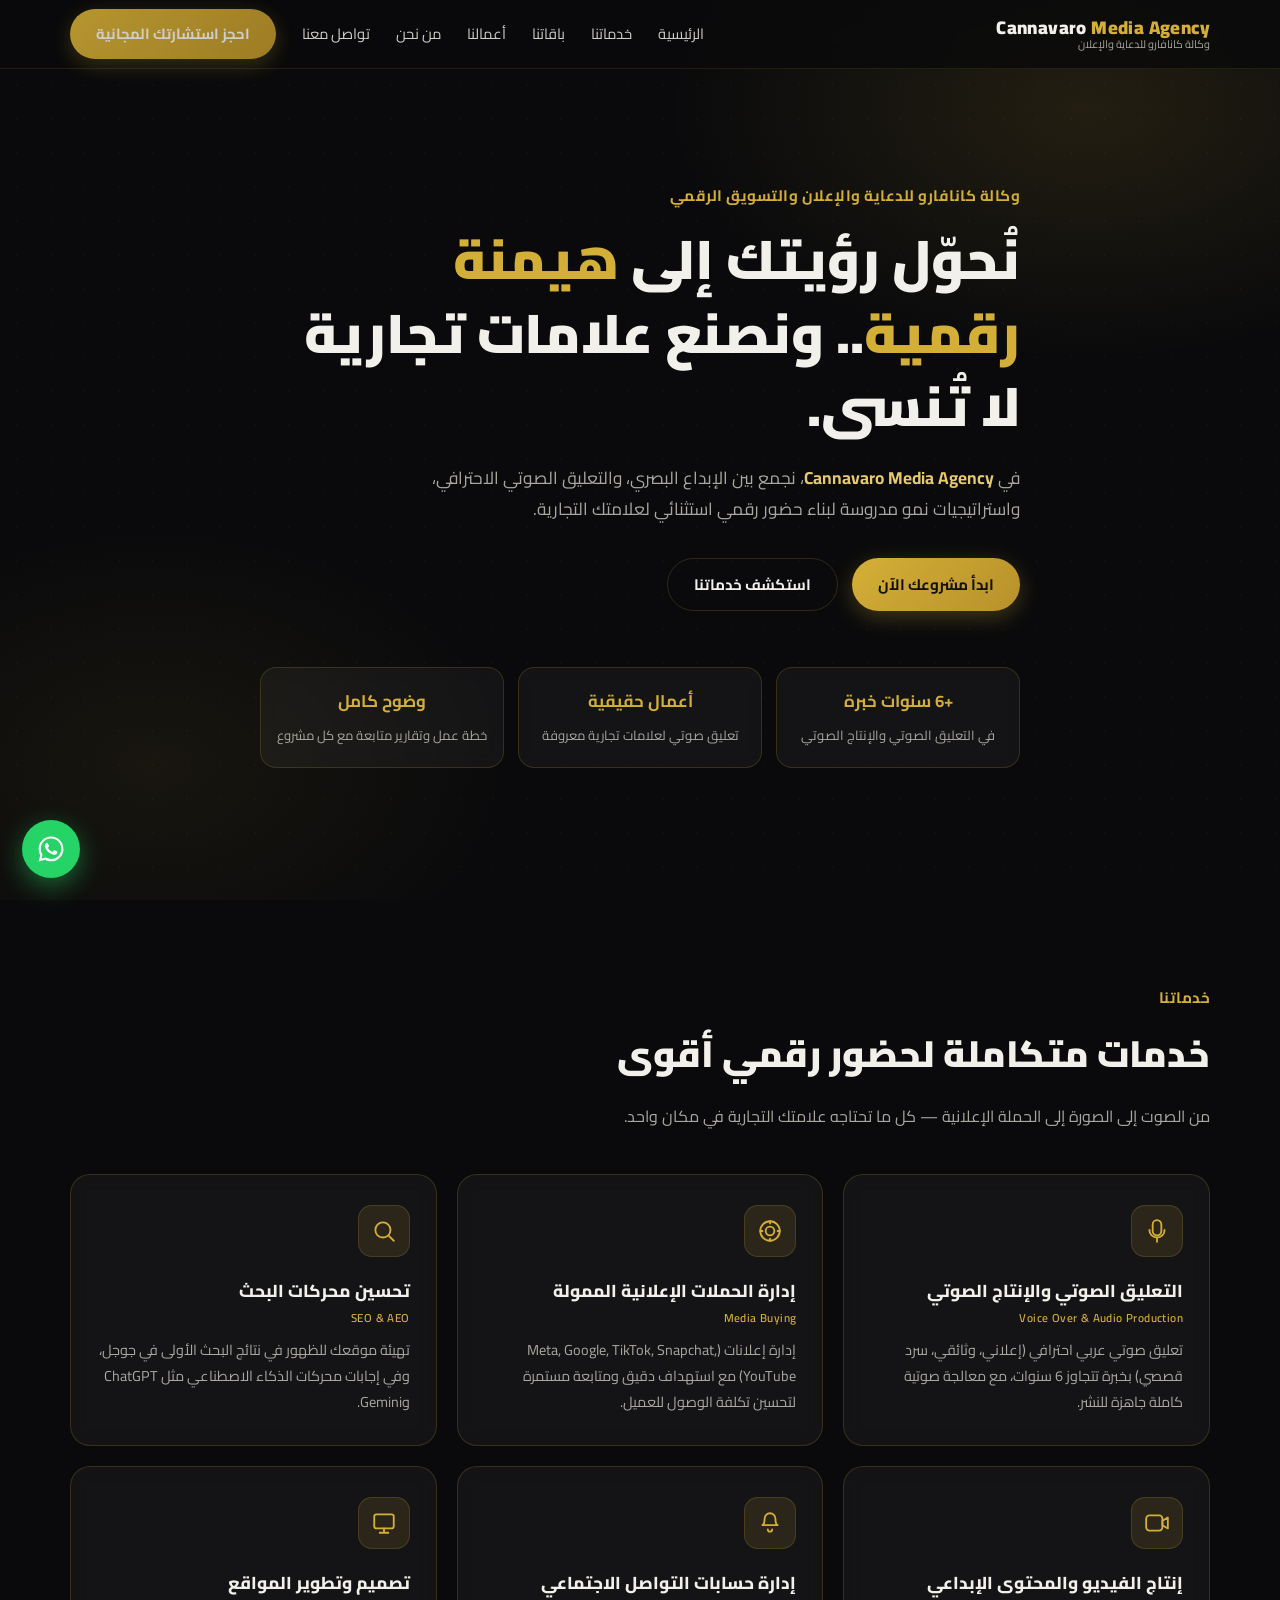
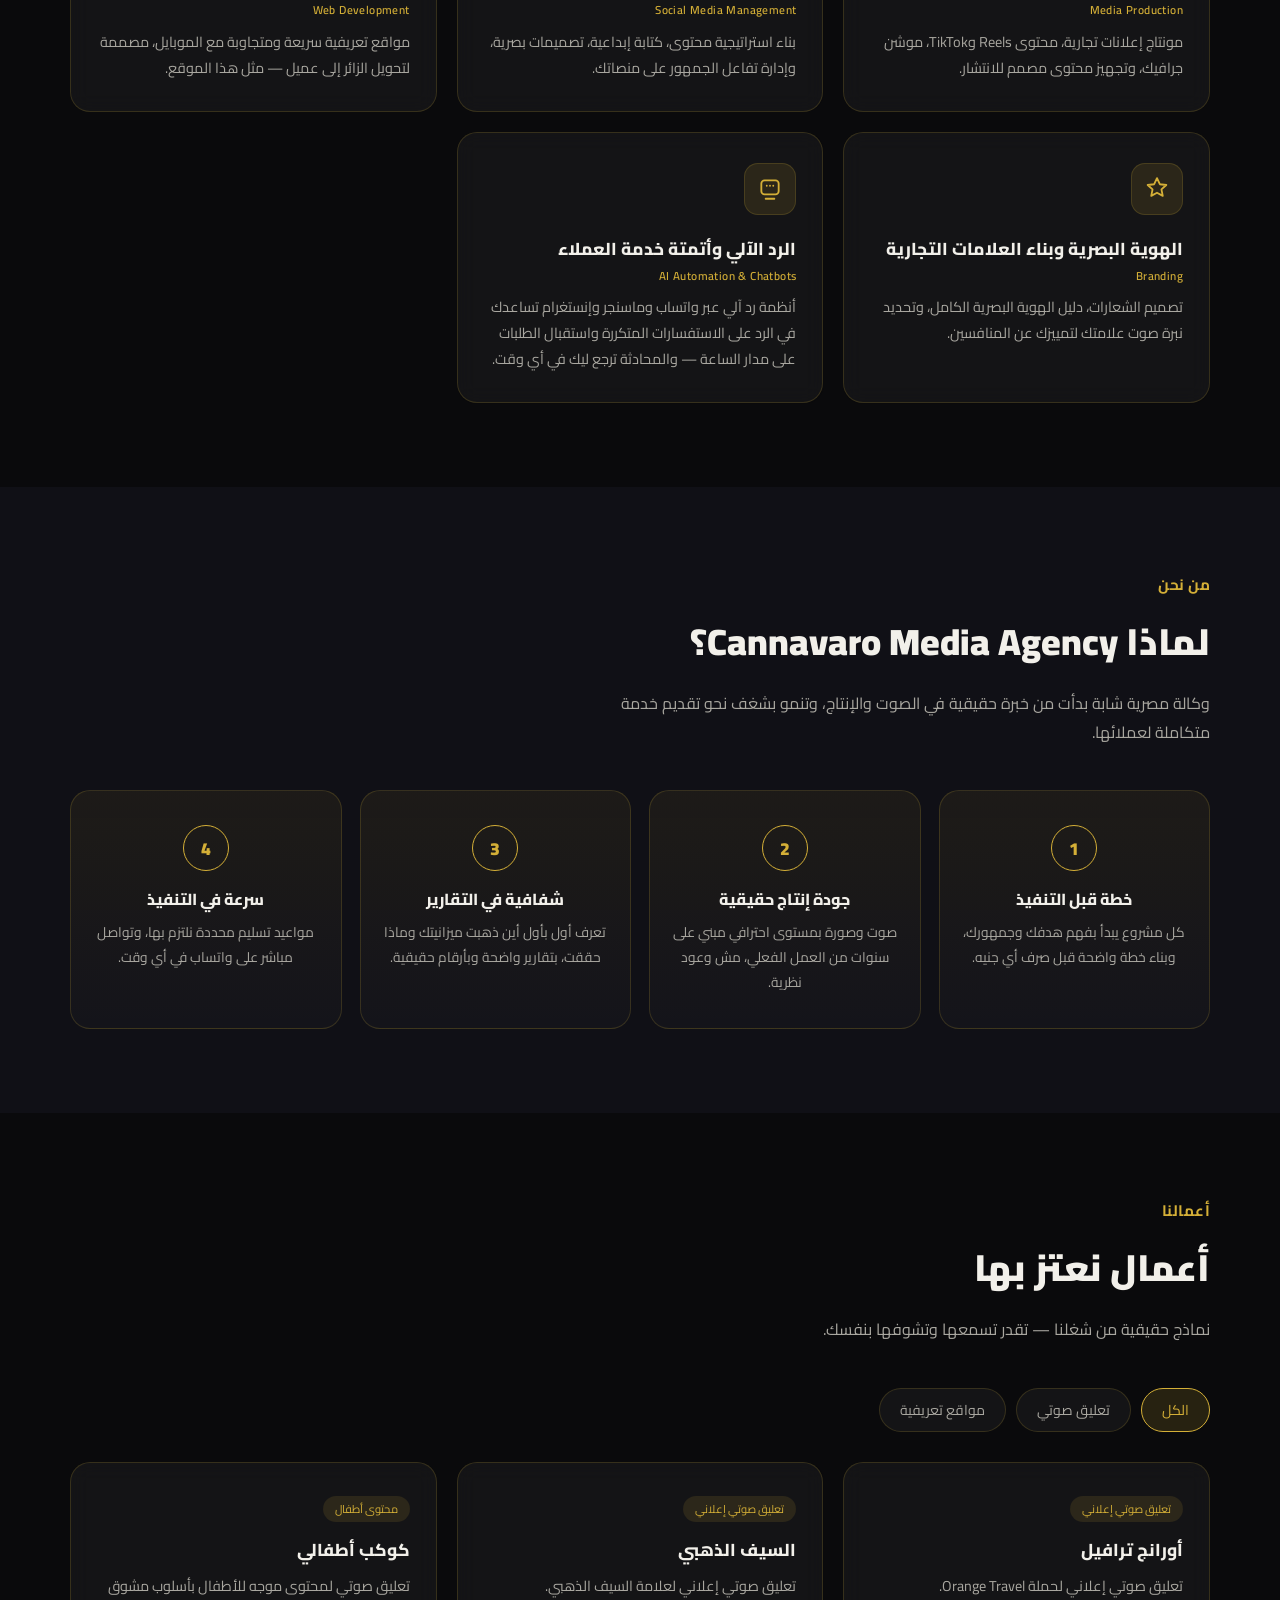
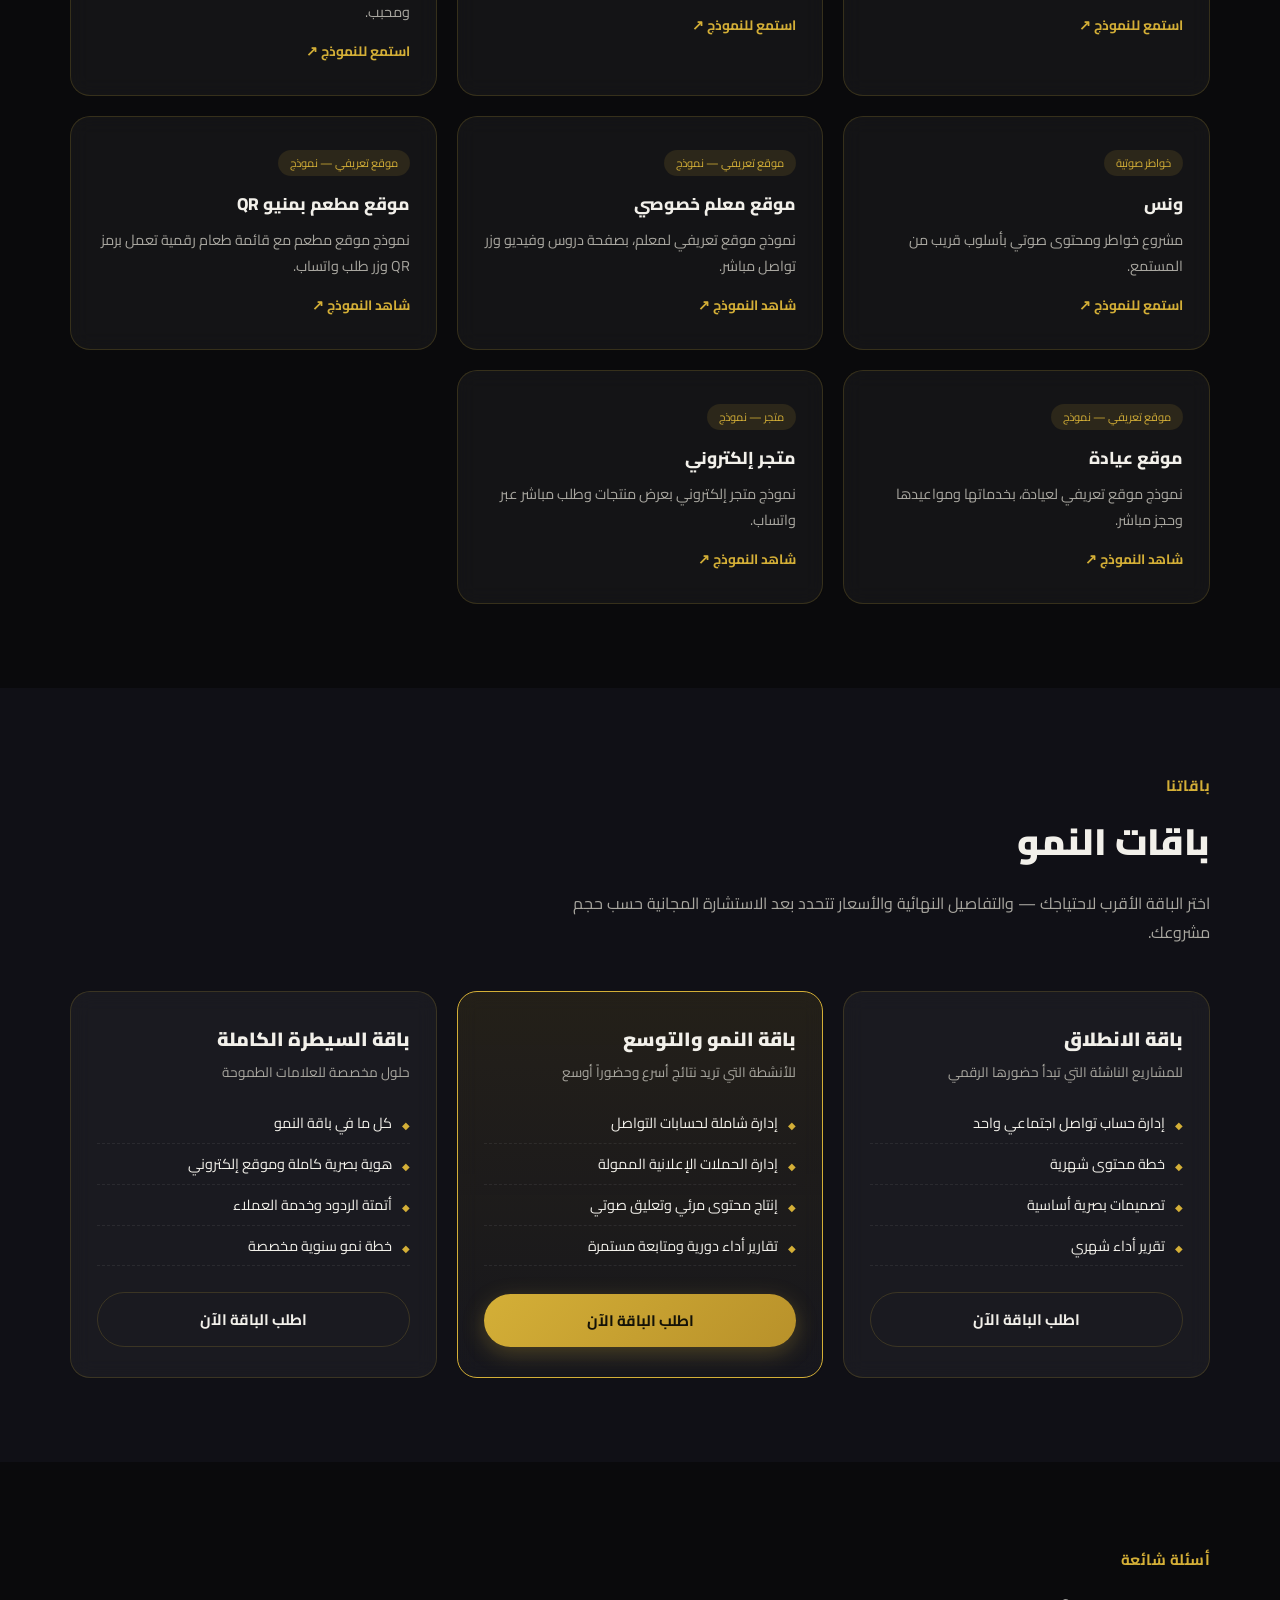
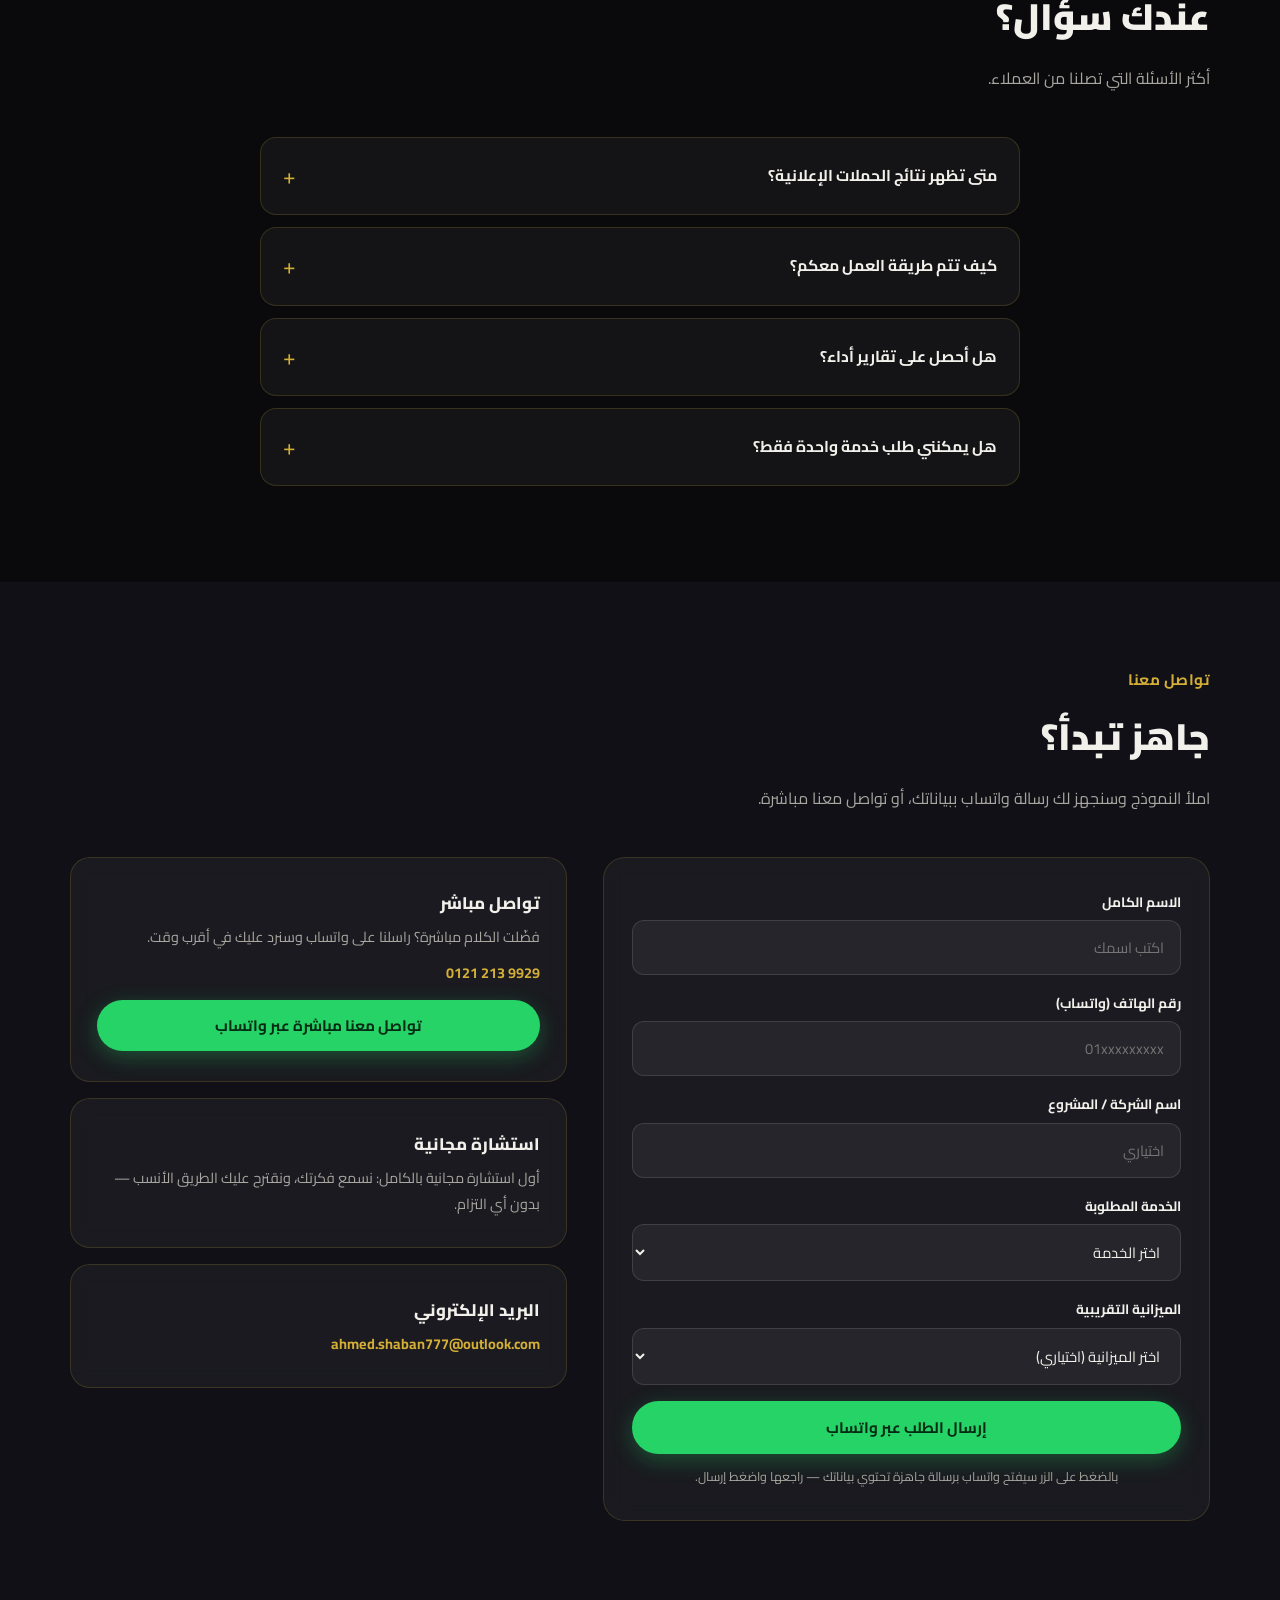
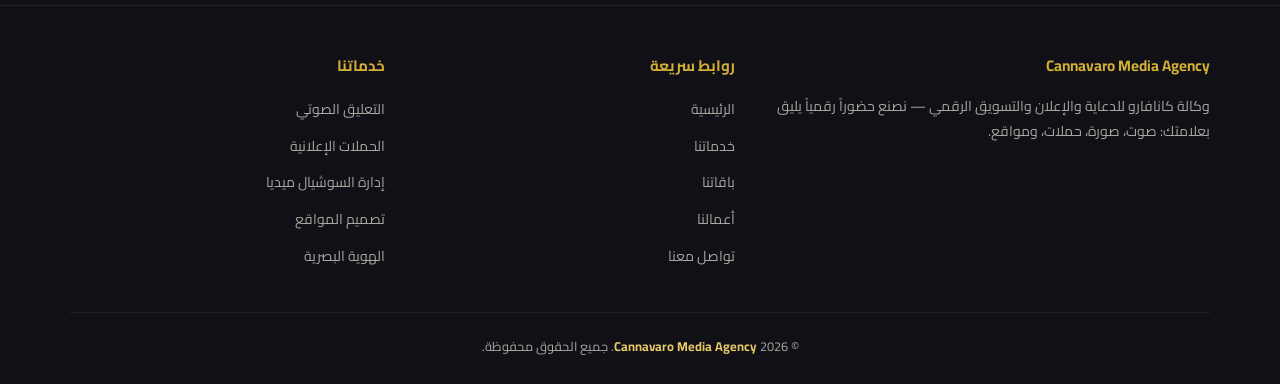
<file: v1/index.html>
<!DOCTYPE html>
<html lang="ar" dir="rtl">
<head>
<meta charset="UTF-8">
<meta name="viewport" content="width=device-width, initial-scale=1.0">
<title>Cannavaro Media Agency | وكالة كانافارو للدعاية والإعلان والتسويق الرقمي</title>
<meta name="description" content="وكالة كانافارو للدعاية والإعلان والتسويق الرقمي — تعليق صوتي، إنتاج محتوى، إدارة حملات، هوية بصرية ومواقع.">
<link rel="preconnect" href="https://fonts.googleapis.com">
<link rel="preconnect" href="https://fonts.gstatic.com" crossorigin>
<link href="https://fonts.googleapis.com/css2?family=Cairo:wght@300;400;600;700;900&family=Tajawal:wght@300;400;500;700;800&display=swap" rel="stylesheet">
<style>
:root{
  --bg:#0A0A0C;
  --bg2:#101016;
  --gold:#D4AF37;
  --gold-soft:#e8c96a;
  --text:#f2f0ea;
  --muted:#a9a7a0;
  --card:rgba(255,255,255,.045);
  --card-border:rgba(212,175,55,.18);
  --green:#25D366;
}
*{margin:0;padding:0;box-sizing:border-box}
html{scroll-behavior:smooth}
body{
  font-family:'Cairo','Tajawal',sans-serif;
  background:var(--bg);
  color:var(--text);
  line-height:1.8;
  overflow-x:hidden;
}
a{color:inherit;text-decoration:none}
.container{width:min(1140px,92%);margin-inline:auto}
section{padding:84px 0}
.kicker{color:var(--gold);font-weight:700;font-size:.95rem;letter-spacing:.5px;margin-bottom:10px;display:block}
h2.section-title{font-size:clamp(1.5rem,4.5vw,2.3rem);font-weight:900;margin-bottom:14px}
.section-sub{color:var(--muted);max-width:640px;margin-bottom:44px}

/* ===== Header ===== */
header{
  position:fixed;inset-inline:0;top:0;z-index:50;
  background:rgba(10,10,12,.82);
  backdrop-filter:blur(14px);-webkit-backdrop-filter:blur(14px);
  border-bottom:1px solid rgba(212,175,55,.12);
}
.nav{display:flex;align-items:center;justify-content:space-between;height:68px}
.logo{display:flex;flex-direction:column;line-height:1.15}
.logo b{font-size:1.15rem;font-weight:900;letter-spacing:.4px}
.logo b span{color:var(--gold)}
.logo small{font-size:.68rem;color:var(--muted)}
.nav-links{display:flex;gap:26px;align-items:center}
.nav-links a{font-size:.92rem;color:var(--text);opacity:.85;transition:.25s}
.nav-links a:hover{color:var(--gold);opacity:1}
.btn{
  display:inline-flex;align-items:center;justify-content:center;gap:8px;
  padding:12px 26px;border-radius:50px;font-weight:700;font-size:.95rem;
  border:none;cursor:pointer;transition:.25s;font-family:inherit;
}
.btn-gold{background:linear-gradient(135deg,var(--gold),#b8912a);color:#141207;box-shadow:0 6px 22px rgba(212,175,55,.28)}
.btn-gold:hover{transform:translateY(-2px);box-shadow:0 10px 28px rgba(212,175,55,.4)}
.btn-ghost{background:transparent;border:1px solid var(--card-border);color:var(--text)}
.btn-ghost:hover{border-color:var(--gold);color:var(--gold)}
.btn-whatsapp{background:var(--green);color:#062b14;box-shadow:0 6px 22px rgba(37,211,102,.3)}
.btn-whatsapp:hover{transform:translateY(-2px)}
.menu-toggle{display:none;background:none;border:none;color:var(--gold);font-size:1.6rem;cursor:pointer}

/* ===== Hero ===== */
.hero{
  min-height:100svh;display:flex;align-items:center;position:relative;
  padding-top:110px;padding-bottom:60px;
  background:
    radial-gradient(700px 420px at 85% 12%,rgba(212,175,55,.12),transparent 60%),
    radial-gradient(600px 400px at 12% 85%,rgba(212,175,55,.07),transparent 60%),
    var(--bg);
}
.hero::after{
  content:"";position:absolute;inset:0;pointer-events:none;
  background-image:radial-gradient(rgba(212,175,55,.09) 1px,transparent 1px);
  background-size:34px 34px;opacity:.35;
}
.hero-inner{position:relative;z-index:1;max-width:760px}
.hero h1{font-size:clamp(1.9rem,6vw,3.4rem);font-weight:900;line-height:1.35;margin:14px 0 18px}
.hero h1 em{font-style:normal;color:var(--gold)}
.hero p.sub{color:var(--muted);font-size:1.08rem;max-width:600px;margin-bottom:34px}
.hero p.sub b{color:var(--gold-soft)}
.hero-cta{display:flex;gap:14px;flex-wrap:wrap}
.trust{
  margin-top:56px;display:grid;grid-template-columns:repeat(3,1fr);gap:14px;
}
.trust div{
  background:var(--card);border:1px solid var(--card-border);border-radius:16px;
  padding:18px 16px;text-align:center;backdrop-filter:blur(8px);
}
.trust b{display:block;color:var(--gold);font-size:1.05rem;margin-bottom:4px}
.trust span{font-size:.82rem;color:var(--muted)}

/* ===== Cards grid ===== */
.grid{display:grid;grid-template-columns:repeat(auto-fill,minmax(280px,1fr));gap:20px}
.card{
  background:var(--card);border:1px solid var(--card-border);border-radius:20px;
  padding:30px 26px;backdrop-filter:blur(10px);transition:.3s;position:relative;overflow:hidden;
}
.card::before{
  content:"";position:absolute;top:0;inset-inline:0;height:2px;
  background:linear-gradient(90deg,transparent,var(--gold),transparent);
  opacity:0;transition:.3s;
}
.card:hover{transform:translateY(-6px);border-color:rgba(212,175,55,.45);box-shadow:0 18px 40px rgba(0,0,0,.5)}
.card:hover::before{opacity:1}
.card .icon{
  width:52px;height:52px;border-radius:14px;display:flex;align-items:center;justify-content:center;
  background:rgba(212,175,55,.12);border:1px solid var(--card-border);margin-bottom:18px;
}
.card .icon svg{width:26px;height:26px;stroke:var(--gold);fill:none;stroke-width:1.7;stroke-linecap:round;stroke-linejoin:round}
.card h3{font-size:1.08rem;font-weight:800;margin-bottom:8px}
.card h3 small{display:block;color:var(--gold);font-size:.72rem;font-weight:600;margin-top:2px;letter-spacing:.4px}
.card p{color:var(--muted);font-size:.9rem}

/* ===== Why us ===== */
.why-grid{display:grid;grid-template-columns:repeat(auto-fit,minmax(220px,1fr));gap:18px}
.why{
  text-align:center;padding:34px 20px;border-radius:20px;
  background:linear-gradient(180deg,rgba(212,175,55,.07),rgba(255,255,255,.02));
  border:1px solid var(--card-border);
}
.why .num{
  width:46px;height:46px;margin:0 auto 14px;border-radius:50%;
  border:1.5px solid var(--gold);color:var(--gold);
  display:flex;align-items:center;justify-content:center;font-weight:900;font-size:1.1rem;
}
.why h3{font-size:1rem;font-weight:800;margin-bottom:6px}
.why p{color:var(--muted);font-size:.86rem}

/* ===== Portfolio ===== */
.filters{display:flex;gap:10px;flex-wrap:wrap;margin-bottom:30px}
.filters button{
  background:var(--card);border:1px solid var(--card-border);color:var(--muted);
  padding:8px 20px;border-radius:50px;font-family:inherit;font-size:.88rem;cursor:pointer;transition:.25s;
}
.filters button.active,.filters button:hover{background:rgba(212,175,55,.14);color:var(--gold);border-color:var(--gold)}
.work .tag{
  display:inline-block;font-size:.7rem;color:var(--gold);background:rgba(212,175,55,.12);
  padding:3px 12px;border-radius:50px;margin-bottom:12px;
}
.work a.listen{
  display:inline-flex;align-items:center;gap:6px;margin-top:14px;
  color:var(--gold);font-size:.85rem;font-weight:700;
}
.work a.listen:hover{color:var(--gold-soft)}

/* ===== Packages ===== */
.pkg-grid{display:grid;grid-template-columns:repeat(auto-fit,minmax(270px,1fr));gap:20px;align-items:stretch}
.pkg{display:flex;flex-direction:column}
.pkg.featured{border-color:var(--gold);background:linear-gradient(180deg,rgba(212,175,55,.1),rgba(255,255,255,.03))}
.pkg .badge{
  align-self:flex-start;background:var(--gold);color:#141207;font-size:.7rem;font-weight:800;
  padding:3px 14px;border-radius:50px;margin-bottom:14px;
}
.pkg h3{font-size:1.2rem;font-weight:900;margin-bottom:4px}
.pkg .for{color:var(--muted);font-size:.85rem;margin-bottom:18px}
.pkg ul{list-style:none;margin-bottom:26px;flex:1}
.pkg li{font-size:.9rem;color:var(--text);padding:7px 0;border-bottom:1px dashed rgba(255,255,255,.07);display:flex;gap:10px;align-items:flex-start}
.pkg li::before{content:"◆";color:var(--gold);font-size:.6rem;margin-top:7px}
.pkg .btn{width:100%}

/* ===== FAQ ===== */
.faq{max-width:760px;margin-inline:auto}
.faq details{
  background:var(--card);border:1px solid var(--card-border);border-radius:16px;
  margin-bottom:12px;overflow:hidden;
}
.faq summary{
  cursor:pointer;padding:18px 22px;font-weight:700;font-size:.98rem;list-style:none;
  display:flex;justify-content:space-between;align-items:center;gap:12px;
}
.faq summary::after{content:"+";color:var(--gold);font-size:1.4rem;font-weight:400;transition:.25s}
.faq details[open] summary::after{transform:rotate(45deg)}
.faq details p{padding:0 22px 18px;color:var(--muted);font-size:.9rem}

/* ===== Contact ===== */
.contact-wrap{display:grid;grid-template-columns:1.1fr .9fr;gap:36px;align-items:start}
form{
  background:var(--card);border:1px solid var(--card-border);border-radius:22px;
  padding:32px 28px;backdrop-filter:blur(10px);
}
.field{margin-bottom:16px}
.field label{display:block;font-size:.85rem;font-weight:700;margin-bottom:6px}
.field input,.field select{
  width:100%;padding:13px 16px;border-radius:12px;font-family:inherit;font-size:.92rem;
  background:rgba(255,255,255,.05);border:1px solid rgba(255,255,255,.12);color:var(--text);
  transition:.25s;
}
.field input:focus,.field select:focus{outline:none;border-color:var(--gold);box-shadow:0 0 0 3px rgba(212,175,55,.15)}
.field select option{background:var(--bg2);color:var(--text)}
.form-note{font-size:.78rem;color:var(--muted);margin-top:12px;text-align:center}
.contact-side .card{margin-bottom:16px}
.contact-side h3{font-size:1.05rem;font-weight:800;margin-bottom:6px}
.contact-side p{color:var(--muted);font-size:.9rem}
.contact-side a.val{color:var(--gold);font-weight:700;direction:ltr;display:inline-block}

/* ===== Footer ===== */
footer{border-top:1px solid rgba(212,175,55,.12);padding:46px 0 26px;background:var(--bg2)}
.foot-grid{display:grid;grid-template-columns:1.4fr 1fr 1fr;gap:34px;margin-bottom:34px}
.foot-grid h4{color:var(--gold);font-size:.95rem;margin-bottom:14px}
.foot-grid p{color:var(--muted);font-size:.88rem}
.foot-grid ul{list-style:none}
.foot-grid li{margin-bottom:8px}
.foot-grid li a{color:var(--muted);font-size:.88rem;transition:.25s}
.foot-grid li a:hover{color:var(--gold)}
.copy{text-align:center;color:var(--muted);font-size:.8rem;border-top:1px solid rgba(255,255,255,.06);padding-top:22px}
.copy b{color:var(--gold-soft)}

/* ===== WhatsApp FAB ===== */
.fab{
  position:fixed;bottom:22px;left:22px;z-index:60;
  width:58px;height:58px;border-radius:50%;background:var(--green);
  display:flex;align-items:center;justify-content:center;
  box-shadow:0 8px 26px rgba(37,211,102,.45);transition:.25s;
}
.fab:hover{transform:scale(1.08)}
.fab svg{width:30px;height:30px;fill:#fff}

/* ===== Reveal animation (transform-only: content is always fully readable, motion is just a slide) ===== */
.reveal.pre{transform:translateY(20px);transition:transform .6s ease}
.reveal.pre.visible{transform:none}
@media (prefers-reduced-motion:reduce){
  html{scroll-behavior:auto}
}

/* ===== Mobile ===== */
@media (max-width:860px){
  .nav-links{
    position:fixed;top:68px;inset-inline:0;flex-direction:column;gap:0;
    background:rgba(10,10,12,.97);border-bottom:1px solid var(--card-border);
    max-height:0;overflow:hidden;transition:max-height .35s ease;
  }
  .nav-links.open{max-height:420px}
  .nav-links a{width:100%;text-align:center;padding:14px 0;border-top:1px solid rgba(255,255,255,.05)}
  .nav-links .btn{margin:12px auto}
  .menu-toggle{display:block}
  .trust{grid-template-columns:1fr;gap:10px}
  .contact-wrap{grid-template-columns:1fr}
  .foot-grid{grid-template-columns:1fr;gap:26px}
  section{padding:60px 0}
}
</style>
</head>
<body>

<!-- ===== Header ===== -->
<header>
  <div class="container nav">
    <a href="#home" class="logo">
      <b>Cannavaro <span>Media Agency</span></b>
      <small>وكالة كانافارو للدعاية والإعلان</small>
    </a>
    <nav class="nav-links" id="navLinks">
      <a href="#home">الرئيسية</a>
      <a href="#services">خدماتنا</a>
      <a href="#packages">باقاتنا</a>
      <a href="#portfolio">أعمالنا</a>
      <a href="#about">من نحن</a>
      <a href="#contact">تواصل معنا</a>
      <a class="btn btn-gold" href="#contact">احجز استشارتك المجانية</a>
    </nav>
    <button class="menu-toggle" id="menuToggle" aria-label="القائمة">☰</button>
  </div>
</header>

<!-- ===== Hero ===== -->
<section class="hero" id="home">
  <div class="container hero-inner">
    <span class="kicker">وكالة كانافارو للدعاية والإعلان والتسويق الرقمي</span>
    <h1>نُحوّل رؤيتك إلى <em>هيمنة رقمية</em>.. ونصنع علامات تجارية لا تُنسى.</h1>
    <p class="sub">في <b>Cannavaro Media Agency</b>، نجمع بين الإبداع البصري، والتعليق الصوتي الاحترافي، واستراتيجيات نمو مدروسة لبناء حضور رقمي استثنائي لعلامتك التجارية.</p>
    <div class="hero-cta">
      <a class="btn btn-gold" href="#contact">ابدأ مشروعك الآن</a>
      <a class="btn btn-ghost" href="#services">استكشف خدماتنا</a>
    </div>
    <div class="trust reveal">
      <div><b>+6 سنوات خبرة</b><span>في التعليق الصوتي والإنتاج الصوتي</span></div>
      <div><b>أعمال حقيقية</b><span>تعليق صوتي لعلامات تجارية معروفة</span></div>
      <div><b>وضوح كامل</b><span>خطة عمل وتقارير متابعة مع كل مشروع</span></div>
    </div>
  </div>
</section>

<!-- ===== Services ===== -->
<section id="services">
  <div class="container">
    <span class="kicker">خدماتنا</span>
    <h2 class="section-title">خدمات متكاملة لحضور رقمي أقوى</h2>
    <p class="section-sub">من الصوت إلى الصورة إلى الحملة الإعلانية — كل ما تحتاجه علامتك التجارية في مكان واحد.</p>
    <div class="grid">

      <div class="card reveal">
        <div class="icon"><svg viewBox="0 0 24 24"><path d="M12 2a4 4 0 0 0-4 4v6a4 4 0 0 0 8 0V6a4 4 0 0 0-4-4z"/><path d="M5 11a7 7 0 0 0 14 0M12 18v4"/></svg></div>
        <h3>التعليق الصوتي والإنتاج الصوتي<small>Voice Over &amp; Audio Production</small></h3>
        <p>تعليق صوتي عربي احترافي (إعلاني، وثائقي، سرد قصصي) بخبرة تتجاوز 6 سنوات، مع معالجة صوتية كاملة جاهزة للنشر.</p>
      </div>

      <div class="card reveal">
        <div class="icon"><svg viewBox="0 0 24 24"><circle cx="12" cy="12" r="9"/><circle cx="12" cy="12" r="4"/><path d="M12 3v2M12 19v2M3 12h2M19 12h2"/></svg></div>
        <h3>إدارة الحملات الإعلانية الممولة<small>Media Buying</small></h3>
        <p>إدارة إعلانات (Meta, Google, TikTok, Snapchat, YouTube) مع استهداف دقيق ومتابعة مستمرة لتحسين تكلفة الوصول للعميل.</p>
      </div>

      <div class="card reveal">
        <div class="icon"><svg viewBox="0 0 24 24"><circle cx="11" cy="11" r="7"/><path d="M21 21l-4.3-4.3"/></svg></div>
        <h3>تحسين محركات البحث<small>SEO &amp; AEO</small></h3>
        <p>تهيئة موقعك للظهور في نتائج البحث الأولى في جوجل، وفي إجابات محركات الذكاء الاصطناعي مثل ChatGPT وGemini.</p>
      </div>

      <div class="card reveal">
        <div class="icon"><svg viewBox="0 0 24 24"><rect x="2" y="5" width="15" height="14" rx="3"/><path d="M17 10l5-3v10l-5-3z"/></svg></div>
        <h3>إنتاج الفيديو والمحتوى الإبداعي<small>Media Production</small></h3>
        <p>مونتاج إعلانات تجارية، محتوى Reels وTikTok، موشن جرافيك، وتجهيز محتوى مصمم للانتشار.</p>
      </div>

      <div class="card reveal">
        <div class="icon"><svg viewBox="0 0 24 24"><path d="M17 8a5 5 0 1 0-10 0c0 5-2 6-2 6h14s-2-1-2-6z"/><path d="M10 18a2 2 0 0 0 4 0"/></svg></div>
        <h3>إدارة حسابات التواصل الاجتماعي<small>Social Media Management</small></h3>
        <p>بناء استراتيجية محتوى، كتابة إبداعية، تصميمات بصرية، وإدارة تفاعل الجمهور على منصاتك.</p>
      </div>

      <div class="card reveal">
        <div class="icon"><svg viewBox="0 0 24 24"><rect x="3" y="4" width="18" height="13" rx="2"/><path d="M8 21h8M12 17v4"/></svg></div>
        <h3>تصميم وتطوير المواقع<small>Web Development</small></h3>
        <p>مواقع تعريفية سريعة ومتجاوبة مع الموبايل، مصممة لتحويل الزائر إلى عميل — مثل هذا الموقع.</p>
      </div>

      <div class="card reveal">
        <div class="icon"><svg viewBox="0 0 24 24"><path d="M12 2l2.6 5.6 6 .7-4.5 4.1 1.2 5.9L12 15.5 6.7 18.3l1.2-5.9L3.4 8.3l6-.7z"/></svg></div>
        <h3>الهوية البصرية وبناء العلامات التجارية<small>Branding</small></h3>
        <p>تصميم الشعارات، دليل الهوية البصرية الكامل، وتحديد نبرة صوت علامتك لتمييزك عن المنافسين.</p>
      </div>

      <div class="card reveal">
        <div class="icon"><svg viewBox="0 0 24 24"><rect x="4" y="4" width="16" height="13" rx="3"/><path d="M8 21h8M9 9h.01M12 9h.01M15 9h.01"/></svg></div>
        <h3>الرد الآلي وأتمتة خدمة العملاء<small>AI Automation &amp; Chatbots</small></h3>
        <p>أنظمة رد آلي عبر واتساب وماسنجر وإنستغرام تساعدك في الرد على الاستفسارات المتكررة واستقبال الطلبات على مدار الساعة — والمحادثة ترجع ليك في أي وقت.</p>
      </div>

    </div>
  </div>
</section>

<!-- ===== Why us ===== -->
<section id="about" style="background:var(--bg2)">
  <div class="container">
    <span class="kicker">من نحن</span>
    <h2 class="section-title">لماذا Cannavaro Media Agency؟</h2>
    <p class="section-sub">وكالة مصرية شابة بدأت من خبرة حقيقية في الصوت والإنتاج، وتنمو بشغف نحو تقديم خدمة متكاملة لعملائها.</p>
    <div class="why-grid">
      <div class="why reveal">
        <div class="num">1</div>
        <h3>خطة قبل التنفيذ</h3>
        <p>كل مشروع يبدأ بفهم هدفك وجمهورك، وبناء خطة واضحة قبل صرف أي جنيه.</p>
      </div>
      <div class="why reveal">
        <div class="num">2</div>
        <h3>جودة إنتاج حقيقية</h3>
        <p>صوت وصورة بمستوى احترافي مبني على سنوات من العمل الفعلي، مش وعود نظرية.</p>
      </div>
      <div class="why reveal">
        <div class="num">3</div>
        <h3>شفافية في التقارير</h3>
        <p>تعرف أول بأول أين ذهبت ميزانيتك وماذا حققت، بتقارير واضحة وبأرقام حقيقية.</p>
      </div>
      <div class="why reveal">
        <div class="num">4</div>
        <h3>سرعة في التنفيذ</h3>
        <p>مواعيد تسليم محددة نلتزم بها، وتواصل مباشر على واتساب في أي وقت.</p>
      </div>
    </div>
  </div>
</section>

<!-- ===== Portfolio ===== -->
<section id="portfolio">
  <div class="container">
    <span class="kicker">أعمالنا</span>
    <h2 class="section-title">أعمال نعتز بها</h2>
    <p class="section-sub">نماذج حقيقية من شغلنا — تقدر تسمعها وتشوفها بنفسك.</p>
    <div class="filters" id="filters">
      <button class="active" data-filter="all">الكل</button>
      <button data-filter="voice">تعليق صوتي</button>
      <button data-filter="web">مواقع تعريفية</button>
    </div>
    <div class="grid" id="works">

      <div class="card work reveal" data-cat="voice">
        <span class="tag">تعليق صوتي إعلاني</span>
        <h3>أورانج ترافيل</h3>
        <p>تعليق صوتي إعلاني لحملة Orange Travel.</p>
        <a class="listen" href="https://ahmedshaban.lovable.app" target="_blank" rel="noopener">استمع للنموذج ↗</a>
      </div>

      <div class="card work reveal" data-cat="voice">
        <span class="tag">تعليق صوتي إعلاني</span>
        <h3>السيف الذهبي</h3>
        <p>تعليق صوتي إعلاني لعلامة السيف الذهبي.</p>
        <a class="listen" href="https://ahmedshaban.lovable.app" target="_blank" rel="noopener">استمع للنموذج ↗</a>
      </div>

      <div class="card work reveal" data-cat="voice">
        <span class="tag">محتوى أطفال</span>
        <h3>كوكب أطفالي</h3>
        <p>تعليق صوتي لمحتوى موجه للأطفال بأسلوب مشوق ومحبب.</p>
        <a class="listen" href="https://ahmedshaban.lovable.app" target="_blank" rel="noopener">استمع للنموذج ↗</a>
      </div>

      <div class="card work reveal" data-cat="voice">
        <span class="tag">خواطر صوتية</span>
        <h3>ونس</h3>
        <p>مشروع خواطر ومحتوى صوتي بأسلوب قريب من المستمع.</p>
        <a class="listen" href="https://ahmedshaban.lovable.app" target="_blank" rel="noopener">استمع للنموذج ↗</a>
      </div>

      <div class="card work reveal" data-cat="web">
        <span class="tag">موقع تعريفي — نموذج</span>
        <h3>موقع معلم خصوصي</h3>
        <p>نموذج موقع تعريفي لمعلم، بصفحة دروس وفيديو وزر تواصل مباشر.</p>
        <a class="listen" href="https://ahmedshaban777-lgtm.github.io/teacher-demo/" target="_blank" rel="noopener">شاهد النموذج ↗</a>
      </div>

      <div class="card work reveal" data-cat="web">
        <span class="tag">موقع تعريفي — نموذج</span>
        <h3>موقع مطعم بمنيو QR</h3>
        <p>نموذج موقع مطعم مع قائمة طعام رقمية تعمل برمز QR وزر طلب واتساب.</p>
        <a class="listen" href="https://ahmedshaban777-lgtm.github.io/restaurant-demo/" target="_blank" rel="noopener">شاهد النموذج ↗</a>
      </div>

      <div class="card work reveal" data-cat="web">
        <span class="tag">موقع تعريفي — نموذج</span>
        <h3>موقع عيادة</h3>
        <p>نموذج موقع تعريفي لعيادة، بخدماتها ومواعيدها وحجز مباشر.</p>
        <a class="listen" href="https://ahmedshaban777-lgtm.github.io/clinic-demo/" target="_blank" rel="noopener">شاهد النموذج ↗</a>
      </div>

      <div class="card work reveal" data-cat="web">
        <span class="tag">متجر — نموذج</span>
        <h3>متجر إلكتروني</h3>
        <p>نموذج متجر إلكتروني بعرض منتجات وطلب مباشر عبر واتساب.</p>
        <a class="listen" href="https://ahmedshaban777-lgtm.github.io/shop-demo/" target="_blank" rel="noopener">شاهد النموذج ↗</a>
      </div>

    </div>
  </div>
</section>

<!-- ===== Packages ===== -->
<section id="packages" style="background:var(--bg2)">
  <div class="container">
    <span class="kicker">باقاتنا</span>
    <h2 class="section-title">باقات النمو</h2>
    <p class="section-sub">اختر الباقة الأقرب لاحتياجك — والتفاصيل النهائية والأسعار تتحدد بعد الاستشارة المجانية حسب حجم مشروعك.</p>
    <div class="pkg-grid">

      <div class="card pkg reveal">
        <h3>باقة الانطلاق</h3>
        <p class="for">للمشاريع الناشئة التي تبدأ حضورها الرقمي</p>
        <ul>
          <li>إدارة حساب تواصل اجتماعي واحد</li>
          <li>خطة محتوى شهرية</li>
          <li>تصميمات بصرية أساسية</li>
          <li>تقرير أداء شهري</li>
        </ul>
        <button class="btn btn-ghost pkg-btn" data-pkg="باقة الانطلاق">اطلب الباقة الآن</button>
      </div>

      <div class="card pkg featured reveal">
        <h3>باقة النمو والتوسع</h3>
        <p class="for">للأنشطة التي تريد نتائج أسرع وحضوراً أوسع</p>
        <ul>
          <li>إدارة شاملة لحسابات التواصل</li>
          <li>إدارة الحملات الإعلانية الممولة</li>
          <li>إنتاج محتوى مرئي وتعليق صوتي</li>
          <li>تقارير أداء دورية ومتابعة مستمرة</li>
        </ul>
        <button class="btn btn-gold pkg-btn" data-pkg="باقة النمو والتوسع">اطلب الباقة الآن</button>
      </div>

      <div class="card pkg reveal">
        <h3>باقة السيطرة الكاملة</h3>
        <p class="for">حلول مخصصة للعلامات الطموحة</p>
        <ul>
          <li>كل ما في باقة النمو</li>
          <li>هوية بصرية كاملة وموقع إلكتروني</li>
          <li>أتمتة الردود وخدمة العملاء</li>
          <li>خطة نمو سنوية مخصصة</li>
        </ul>
        <button class="btn btn-ghost pkg-btn" data-pkg="باقة السيطرة الكاملة">اطلب الباقة الآن</button>
      </div>

    </div>
  </div>
</section>

<!-- ===== FAQ ===== -->
<section id="faq">
  <div class="container">
    <span class="kicker">أسئلة شائعة</span>
    <h2 class="section-title">عندك سؤال؟</h2>
    <p class="section-sub">أكثر الأسئلة التي تصلنا من العملاء.</p>
    <div class="faq">
      <details class="reveal">
        <summary>متى تظهر نتائج الحملات الإعلانية؟</summary>
        <p>تختلف حسب المجال والميزانية والمنافسة. عادة تبدأ المؤشرات الأولى خلال الأسابيع الأولى، والنتائج الأوضح تتراكم مع الاستمرارية والتحسين المستمر. لا نعدك بأرقام وهمية — نعدك بخطة واضحة وتقارير صادقة.</p>
      </details>
      <details class="reveal">
        <summary>كيف تتم طريقة العمل معكم؟</summary>
        <p>نبدأ باستشارة مجانية نفهم فيها نشاطك وهدفك، ثم نقدم خطة وعرض سعر واضحين. بعد الاتفاق نبدأ التنفيذ بمواعيد تسليم محددة، مع تقارير متابعة دورية وتواصل مباشر على واتساب.</p>
      </details>
      <details class="reveal">
        <summary>هل أحصل على تقارير أداء؟</summary>
        <p>نعم، كل باقة تشمل تقارير دورية توضح ما تم تنفيذه وما تحقق من نتائج، بلغة بسيطة وبدون تعقيد.</p>
      </details>
      <details class="reveal">
        <summary>هل يمكنني طلب خدمة واحدة فقط؟</summary>
        <p>بالتأكيد. يمكنك طلب تعليق صوتي، أو تصميم موقع، أو إدارة حملة إعلانية كخدمة منفصلة، دون الالتزام بباقة كاملة.</p>
      </details>
    </div>
  </div>
</section>

<!-- ===== Contact ===== -->
<section id="contact" style="background:var(--bg2)">
  <div class="container">
    <span class="kicker">تواصل معنا</span>
    <h2 class="section-title">جاهز تبدأ؟</h2>
    <p class="section-sub">املأ النموذج وسنجهز لك رسالة واتساب ببياناتك، أو تواصل معنا مباشرة.</p>
    <div class="contact-wrap">

      <form id="leadForm" class="reveal">
        <div class="field">
          <label for="name">الاسم الكامل</label>
          <input type="text" id="name" required placeholder="اكتب اسمك">
        </div>
        <div class="field">
          <label for="phone">رقم الهاتف (واتساب)</label>
          <input type="tel" id="phone" required placeholder="01xxxxxxxxx" dir="rtl">
        </div>
        <div class="field">
          <label for="company">اسم الشركة / المشروع</label>
          <input type="text" id="company" placeholder="اختياري">
        </div>
        <div class="field">
          <label for="service">الخدمة المطلوبة</label>
          <select id="service" required>
            <option value="" disabled selected>اختر الخدمة</option>
            <option>التعليق الصوتي والإنتاج الصوتي</option>
            <option>إدارة الحملات الإعلانية الممولة</option>
            <option>تحسين محركات البحث (SEO)</option>
            <option>إنتاج الفيديو والمحتوى الإبداعي</option>
            <option>إدارة حسابات التواصل الاجتماعي</option>
            <option>تصميم وتطوير المواقع</option>
            <option>الهوية البصرية وبناء العلامات التجارية</option>
            <option>الرد الآلي وأتمتة خدمة العملاء</option>
          </select>
        </div>
        <div class="field">
          <label for="budget">الميزانية التقريبية</label>
          <select id="budget">
            <option value="" disabled selected>اختر الميزانية (اختياري)</option>
            <option>أقل من 5,000 جنيه</option>
            <option>5,000 - 15,000 جنيه</option>
            <option>15,000 - 50,000 جنيه</option>
            <option>أكثر من 50,000 جنيه</option>
          </select>
        </div>
        <button type="submit" class="btn btn-whatsapp" style="width:100%">إرسال الطلب عبر واتساب</button>
        <p class="form-note">بالضغط على الزر سيفتح واتساب برسالة جاهزة تحتوي بياناتك — راجعها واضغط إرسال.</p>
      </form>

      <div class="contact-side">
        <div class="card reveal">
          <h3>تواصل مباشر</h3>
          <p>فضّلت الكلام مباشرة؟ راسلنا على واتساب وسنرد عليك في أقرب وقت.</p>
          <p style="margin-top:10px"><a class="val" href="https://wa.me/201212139929" target="_blank" rel="noopener">0121 213 9929</a></p>
          <a class="btn btn-whatsapp" style="margin-top:14px;width:100%" href="https://wa.me/201212139929?text=%D8%A3%D9%87%D9%84%D8%A7%D9%8B%D8%8C%20%D8%A3%D8%B1%D9%8A%D8%AF%20%D8%A7%D9%84%D8%A7%D8%B3%D8%AA%D9%81%D8%B3%D8%A7%D8%B1%20%D8%B9%D9%86%20%D8%AE%D8%AF%D9%85%D8%A7%D8%AA%20Cannavaro%20Media%20Agency" target="_blank" rel="noopener">تواصل معنا مباشرة عبر واتساب</a>
        </div>
        <div class="card reveal">
          <h3>استشارة مجانية</h3>
          <p>أول استشارة مجانية بالكامل: نسمع فكرتك، ونقترح عليك الطريق الأنسب — بدون أي التزام.</p>
        </div>
        <div class="card reveal">
          <h3>البريد الإلكتروني</h3>
          <p><a class="val" href="mailto:ahmed.shaban777@outlook.com">ahmed.shaban777@outlook.com</a></p>
        </div>
      </div>

    </div>
  </div>
</section>

<!-- ===== Footer ===== -->
<footer>
  <div class="container">
    <div class="foot-grid">
      <div>
        <h4>Cannavaro Media Agency</h4>
        <p>وكالة كانافارو للدعاية والإعلان والتسويق الرقمي — نصنع حضوراً رقمياً يليق بعلامتك: صوت، صورة، حملات، ومواقع.</p>
      </div>
      <div>
        <h4>روابط سريعة</h4>
        <ul>
          <li><a href="#home">الرئيسية</a></li>
          <li><a href="#services">خدماتنا</a></li>
          <li><a href="#packages">باقاتنا</a></li>
          <li><a href="#portfolio">أعمالنا</a></li>
          <li><a href="#contact">تواصل معنا</a></li>
        </ul>
      </div>
      <div>
        <h4>خدماتنا</h4>
        <ul>
          <li><a href="#services">التعليق الصوتي</a></li>
          <li><a href="#services">الحملات الإعلانية</a></li>
          <li><a href="#services">إدارة السوشيال ميديا</a></li>
          <li><a href="#services">تصميم المواقع</a></li>
          <li><a href="#services">الهوية البصرية</a></li>
        </ul>
      </div>
    </div>
    <p class="copy">© 2026 <b>Cannavaro Media Agency</b>. جميع الحقوق محفوظة.</p>
  </div>
</footer>

<!-- ===== WhatsApp FAB ===== -->
<a class="fab" href="https://wa.me/201212139929?text=%D8%A3%D9%87%D9%84%D8%A7%D9%8B%D8%8C%20%D8%A3%D8%B1%D9%8A%D8%AF%20%D8%A7%D9%84%D8%A7%D8%B3%D8%AA%D9%81%D8%B3%D8%A7%D8%B1%20%D8%B9%D9%86%20%D8%AE%D8%AF%D9%85%D8%A7%D8%AA%20Cannavaro%20Media%20Agency" target="_blank" rel="noopener" aria-label="تواصل عبر واتساب">
  <svg viewBox="0 0 24 24"><path d="M12.04 2c-5.46 0-9.91 4.45-9.91 9.91 0 1.75.46 3.45 1.32 4.95L2.05 22l5.25-1.38c1.45.79 3.08 1.21 4.74 1.21 5.46 0 9.91-4.45 9.91-9.91S17.5 2 12.04 2zm0 18.03c-1.48 0-2.93-.4-4.2-1.15l-.3-.18-3.12.82.83-3.04-.2-.31a8.26 8.26 0 0 1-1.26-4.38c0-4.54 3.7-8.24 8.25-8.24 4.54 0 8.24 3.7 8.24 8.24 0 4.55-3.7 8.24-8.24 8.24zm4.52-6.16c-.25-.13-1.47-.72-1.69-.81-.23-.08-.39-.12-.56.13-.16.24-.64.8-.78.97-.14.16-.29.18-.54.06-.25-.13-1.05-.39-2-1.23-.74-.66-1.23-1.47-1.38-1.72-.14-.25-.01-.38.11-.51.11-.11.25-.29.37-.43.13-.15.17-.25.25-.41.08-.17.04-.31-.02-.43-.06-.13-.56-1.35-.77-1.85-.2-.48-.41-.42-.56-.43h-.48c-.17 0-.43.06-.66.31-.22.25-.86.85-.86 2.07 0 1.22.89 2.4 1.01 2.56.13.17 1.75 2.67 4.23 3.74.59.26 1.05.41 1.41.52.6.19 1.13.16 1.56.1.48-.07 1.47-.6 1.67-1.18.21-.58.21-1.07.15-1.18-.06-.1-.23-.16-.48-.28z"/></svg>
</a>

<script>
// Mobile menu
var toggle=document.getElementById('menuToggle'),links=document.getElementById('navLinks');
toggle.addEventListener('click',function(){links.classList.toggle('open')});
links.querySelectorAll('a').forEach(function(a){a.addEventListener('click',function(){links.classList.remove('open')})});

// Portfolio filters
var fbtns=document.querySelectorAll('#filters button');
fbtns.forEach(function(b){
  b.addEventListener('click',function(){
    fbtns.forEach(function(x){x.classList.remove('active')});
    b.classList.add('active');
    var f=b.getAttribute('data-filter');
    document.querySelectorAll('#works .work').forEach(function(w){
      w.style.display=(f==='all'||w.getAttribute('data-cat')===f)?'':'none';
    });
  });
});

// Reveal on scroll (only when motion is allowed and IntersectionObserver exists; otherwise everything stays visible)
if('IntersectionObserver' in window && !window.matchMedia('(prefers-reduced-motion: reduce)').matches){
  var io=new IntersectionObserver(function(entries){
    entries.forEach(function(e){if(e.isIntersecting){e.target.classList.add('visible');io.unobserve(e.target)}});
  },{threshold:.12});
  document.querySelectorAll('.reveal').forEach(function(el){el.classList.add('pre');io.observe(el)});
}

// WhatsApp helper
var WA='201212139929';
function openWA(text){
  window.open('https://wa.me/'+WA+'?text='+encodeURIComponent(text),'_blank');
}

// Package buttons
document.querySelectorAll('.pkg-btn').forEach(function(b){
  b.addEventListener('click',function(){
    openWA('أهلاً، أريد طلب '+b.getAttribute('data-pkg')+' من Cannavaro Media Agency. ممكن التفاصيل؟');
  });
});

// Lead form -> WhatsApp
document.getElementById('leadForm').addEventListener('submit',function(e){
  e.preventDefault();
  var v=function(id){return document.getElementById(id).value.trim()};
  var msg='طلب جديد من موقع Cannavaro Media Agency:\n'
    +'الاسم: '+v('name')+'\n'
    +'رقم الهاتف: '+v('phone')+'\n'
    +(v('company')?'الشركة/المشروع: '+v('company')+'\n':'')
    +'الخدمة المطلوبة: '+v('service')+'\n'
    +(v('budget')?'الميزانية التقريبية: '+v('budget'):'');
  openWA(msg);
});
</script>
</body>
</html>
</file>
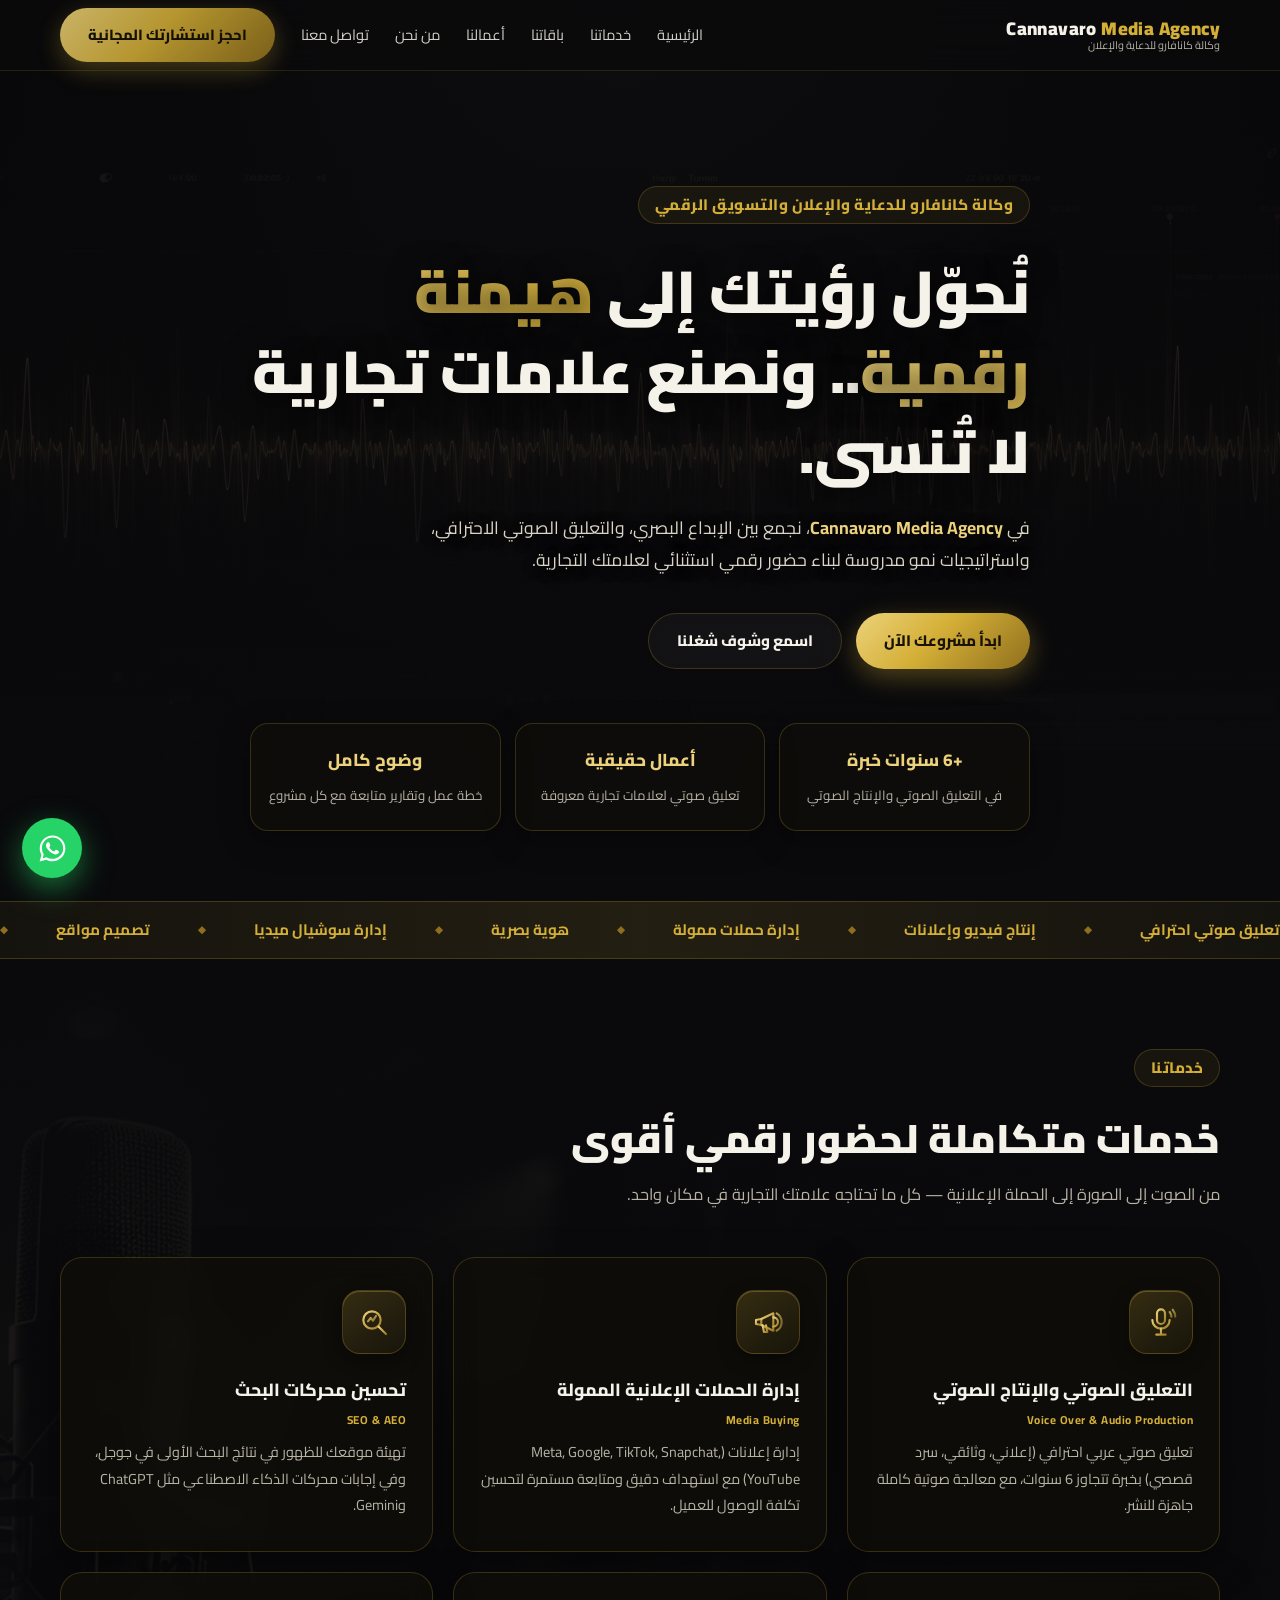
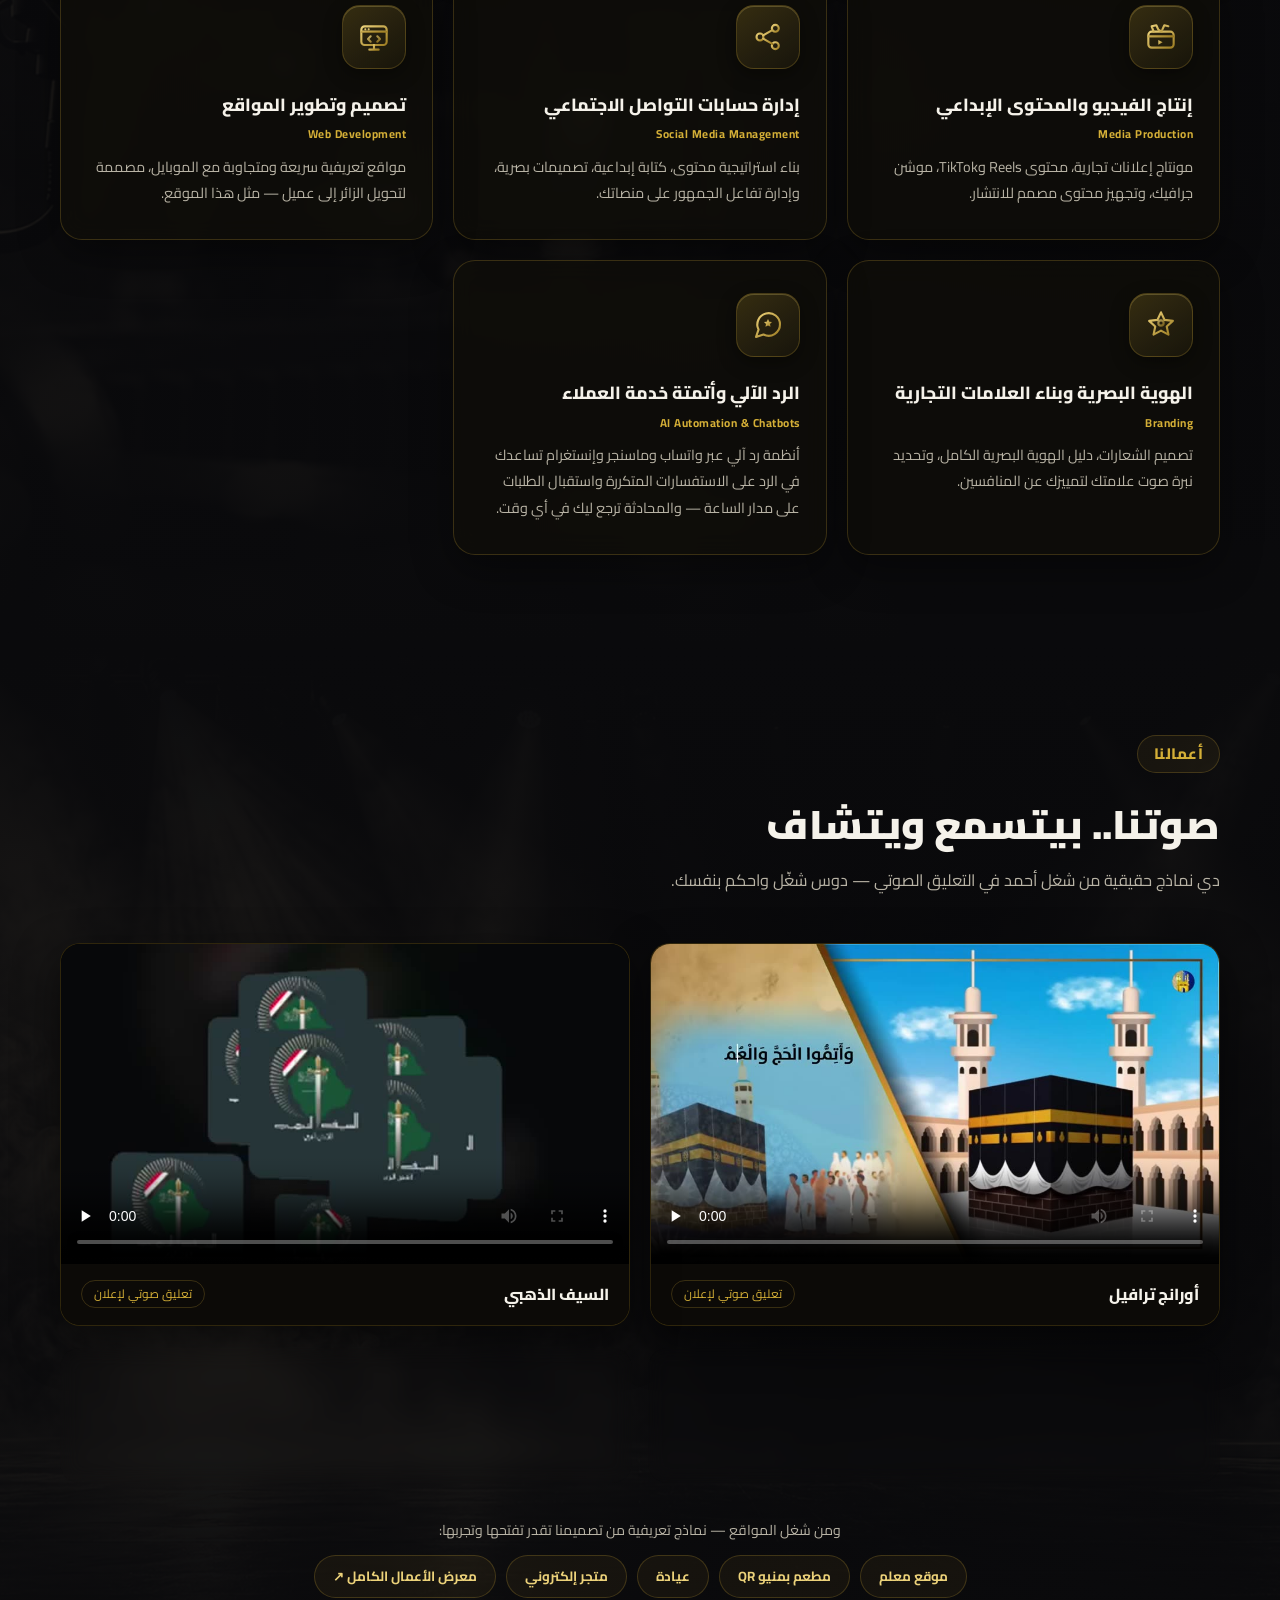
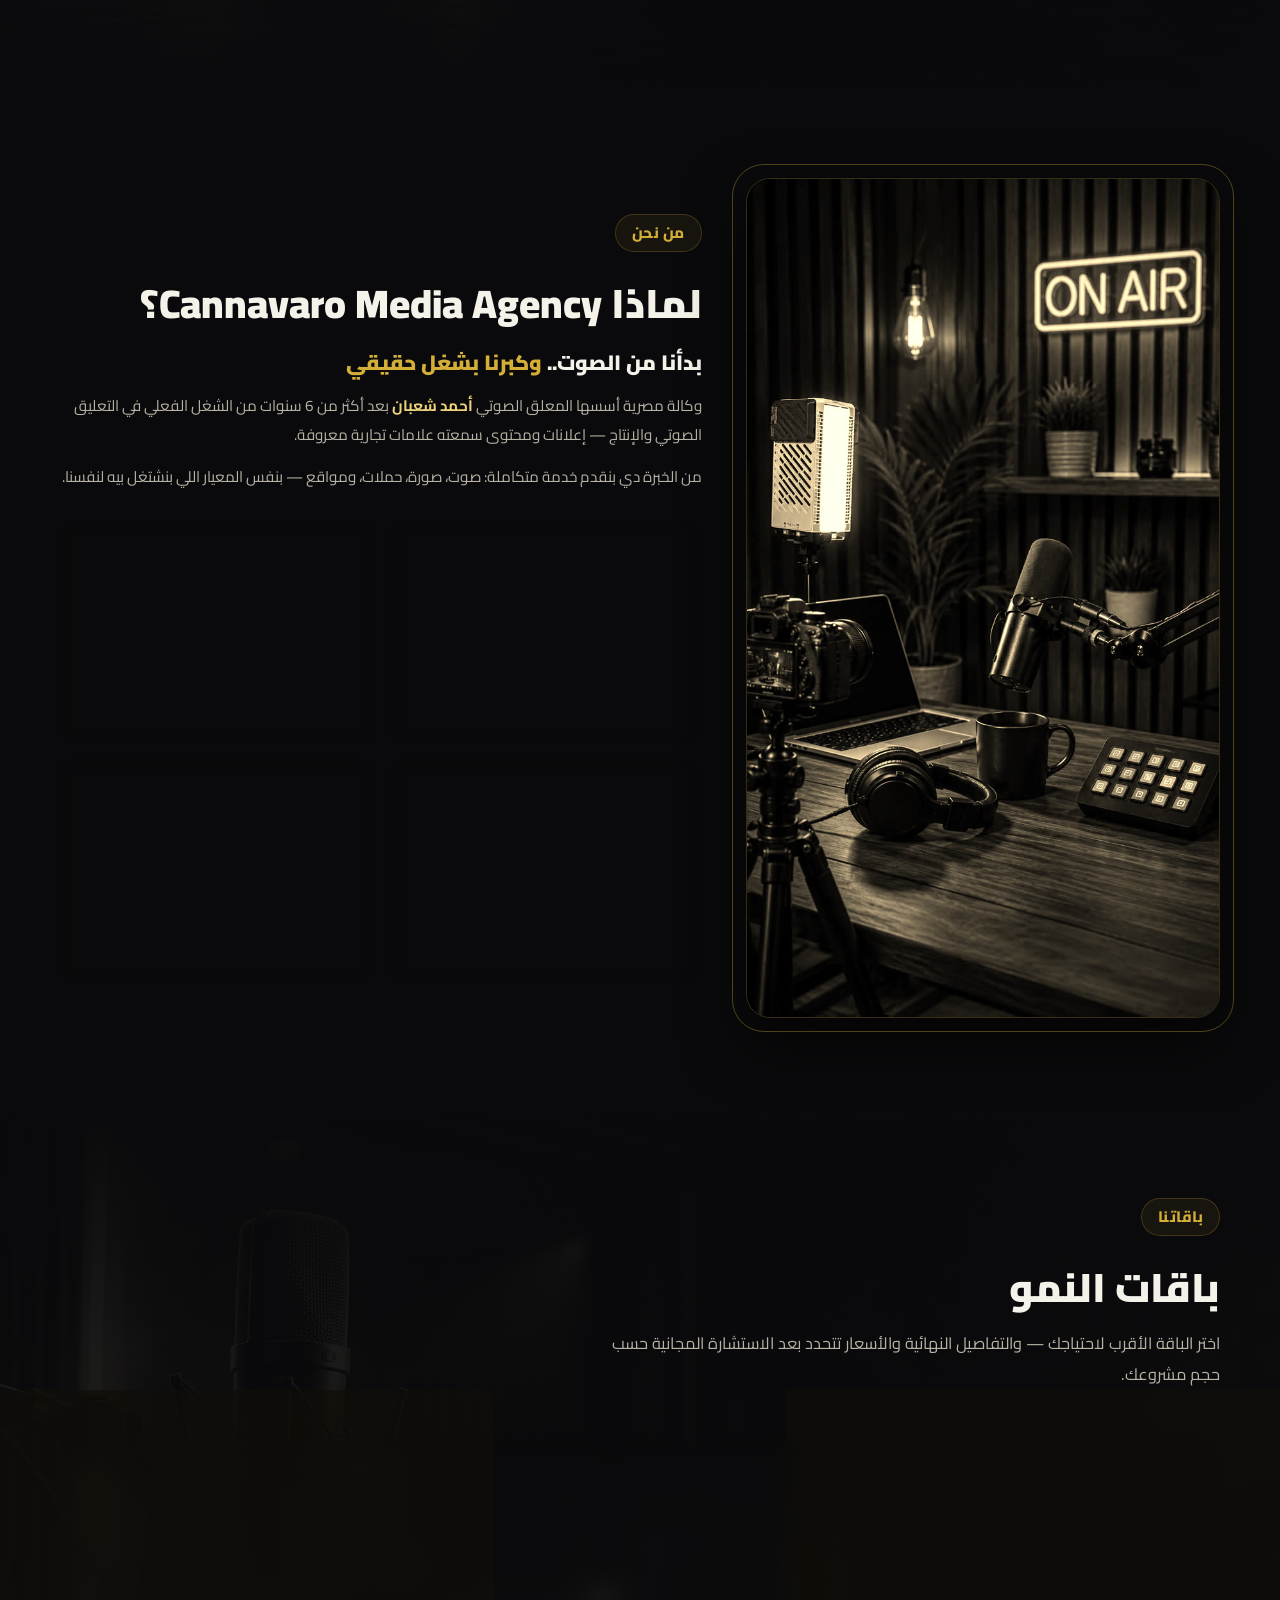
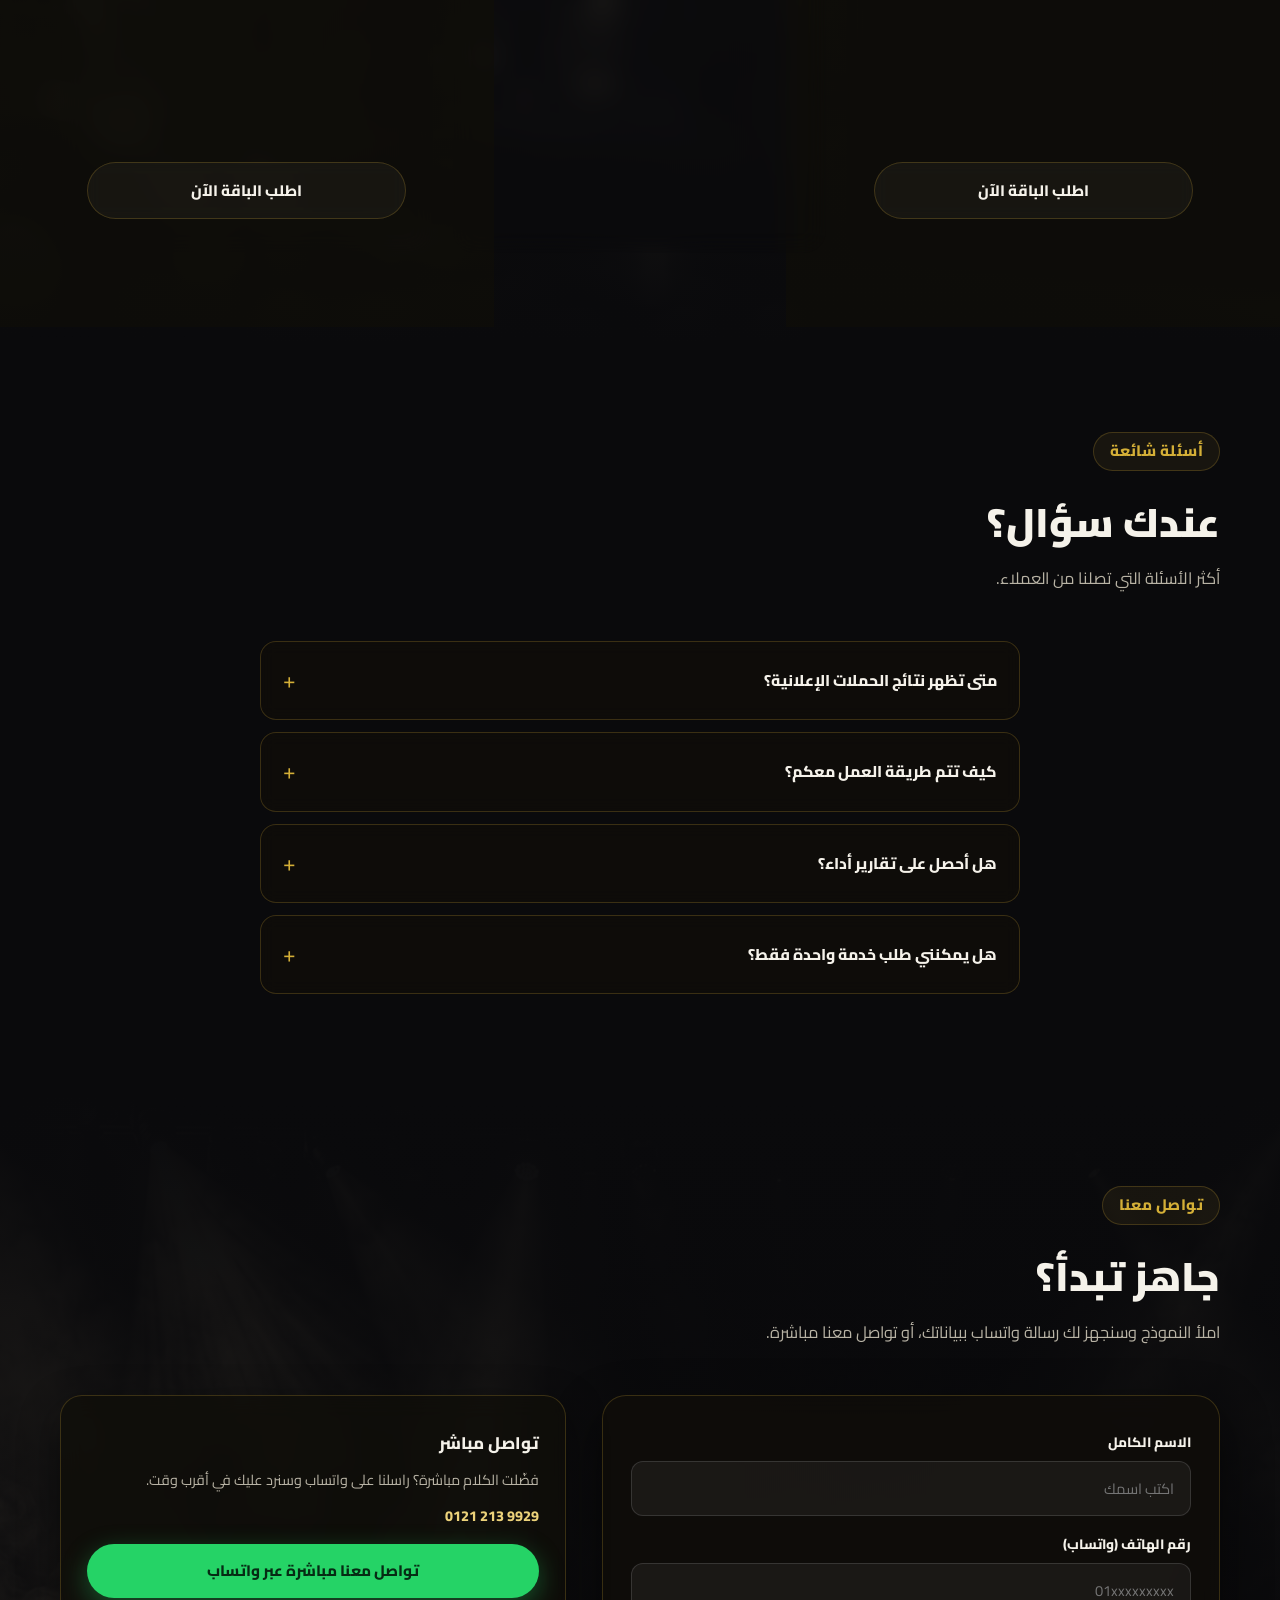
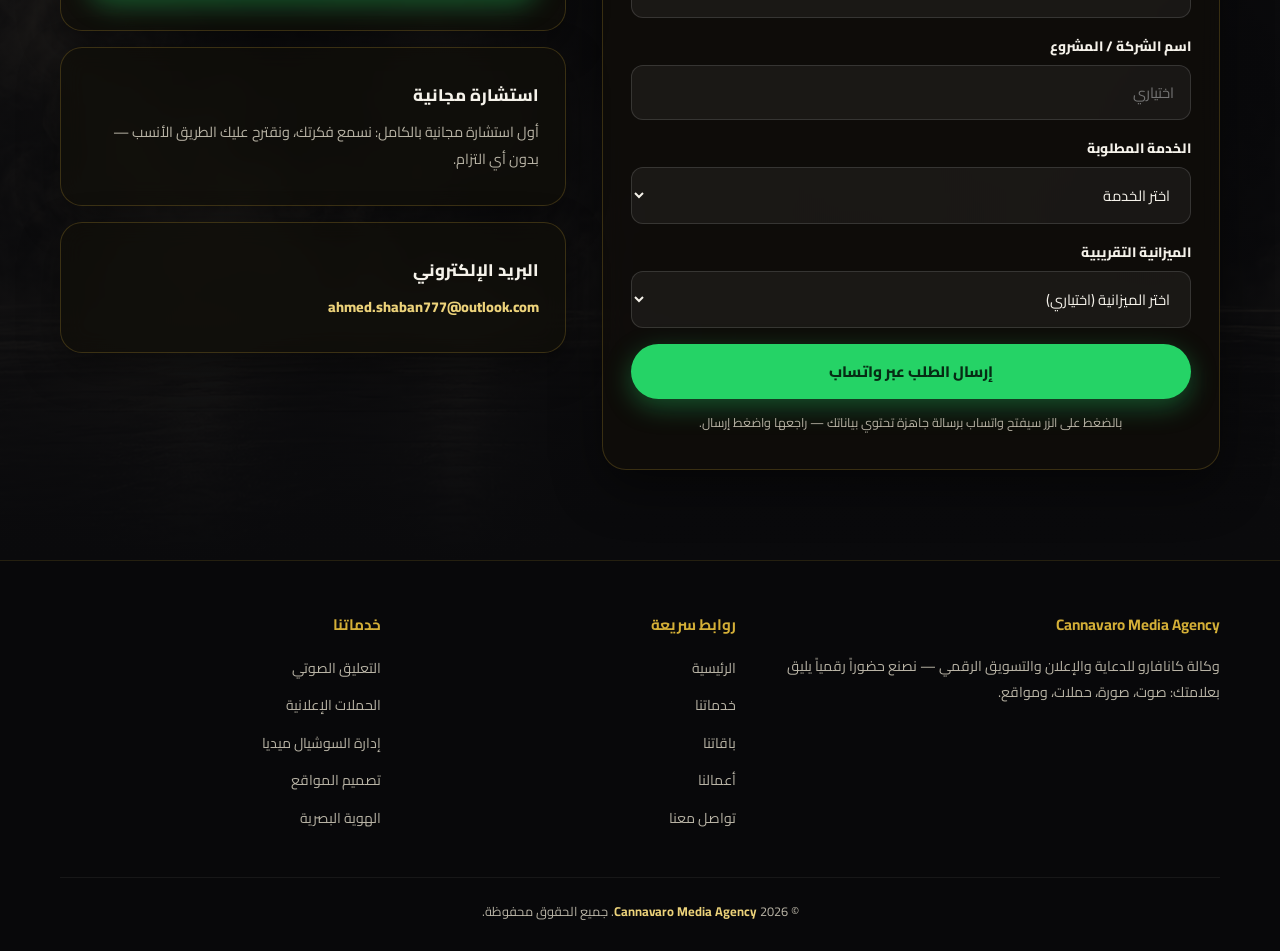
<file: v2/index.html>
<!DOCTYPE html>
<html lang="ar" dir="rtl">
<head>
<meta charset="UTF-8">
<meta name="viewport" content="width=device-width, initial-scale=1.0">
<title>Cannavaro Media Agency | وكالة كانافارو للدعاية والإعلان والتسويق الرقمي</title>
<meta name="description" content="وكالة كانافارو للدعاية والإعلان والتسويق الرقمي — تعليق صوتي، إنتاج محتوى، إدارة حملات، هوية بصرية ومواقع.">
<link rel="preconnect" href="https://fonts.googleapis.com">
<link rel="preconnect" href="https://fonts.gstatic.com" crossorigin>
<link href="https://fonts.googleapis.com/css2?family=Cairo:wght@300;400;600;700;800;900&display=swap" rel="stylesheet">
<style>
:root{
  --bg:#0A0A0C;
  --gold:#D4AF37;
  --gold-soft:#ecd27a;
  --gold-deep:#8f6f1d;
  --text:#f5f2ea;
  --muted:#b8b3a5;
  --line:rgba(212,175,55,.22);
  --green:#25D366;
}
*{margin:0;padding:0;box-sizing:border-box}
html{scroll-behavior:smooth}
body{font-family:'Cairo',sans-serif;background:var(--bg);color:var(--text);line-height:1.85;overflow-x:hidden}
a{color:inherit;text-decoration:none}
.container{width:min(1160px,92%);margin-inline:auto}
section{padding:90px 0;position:relative}
.kicker{color:var(--gold);font-weight:800;font-size:.95rem;letter-spacing:.5px;margin-bottom:10px;display:inline-block;padding:4px 16px;border:1px solid var(--line);border-radius:50px;background:rgba(212,175,55,.07)}
h2.section-title{font-size:clamp(1.6rem,5vw,2.5rem);font-weight:900;margin:14px 0 12px;line-height:1.4}
.section-sub{color:var(--muted);max-width:640px;margin-bottom:48px;font-size:1.02rem}

/* ===== Header ===== */
header{position:fixed;inset-inline:0;top:0;z-index:50;background:rgba(10,10,12,.8);backdrop-filter:blur(16px);-webkit-backdrop-filter:blur(16px);border-bottom:1px solid rgba(212,175,55,.14)}
.nav{display:flex;align-items:center;justify-content:space-between;height:70px}
.logo{display:flex;flex-direction:column;line-height:1.15}
.logo b{font-size:1.15rem;font-weight:900;letter-spacing:.4px}
.logo b span{color:var(--gold)}
.logo small{font-size:.68rem;color:var(--muted)}
.nav-links{display:flex;gap:26px;align-items:center}
.nav-links a{font-size:.92rem;opacity:.85;transition:.25s}
.nav-links a:hover{color:var(--gold);opacity:1}
.btn{display:inline-flex;align-items:center;justify-content:center;gap:8px;padding:13px 28px;border-radius:50px;font-weight:800;font-size:.95rem;border:none;cursor:pointer;transition:.25s;font-family:inherit}
.btn-gold{background:linear-gradient(135deg,var(--gold-soft),var(--gold) 45%,var(--gold-deep));color:#171204;box-shadow:0 8px 26px rgba(212,175,55,.35)}
.btn-gold:hover{transform:translateY(-2px);box-shadow:0 12px 32px rgba(212,175,55,.5)}
.btn-ghost{background:rgba(255,255,255,.04);border:1px solid var(--line);color:var(--text);backdrop-filter:blur(6px)}
.btn-ghost:hover{border-color:var(--gold);color:var(--gold)}
.btn-whatsapp{background:var(--green);color:#062b14;box-shadow:0 8px 26px rgba(37,211,102,.35)}
.btn-whatsapp:hover{transform:translateY(-2px)}
.menu-toggle{display:none;background:none;border:none;color:var(--gold);font-size:1.6rem;cursor:pointer}

/* ===== Hero ===== */
.hero{min-height:100svh;display:flex;align-items:center;padding:120px 0 70px;background:var(--bg)}
.hero .bg{position:absolute;inset:0;background:url('assets/hero-bg.jpg') center/cover no-repeat;opacity:.55}
.hero .veil{position:absolute;inset:0;background:linear-gradient(180deg,rgba(10,10,12,.55),rgba(10,10,12,.82) 55%,var(--bg))}
.hero-inner{position:relative;z-index:1;max-width:780px}
.hero h1{font-size:clamp(2.1rem,6.5vw,3.7rem);font-weight:900;line-height:1.35;margin:18px 0 20px;text-shadow:0 4px 30px rgba(0,0,0,.7)}
.hero h1 em{font-style:normal;background:linear-gradient(120deg,var(--gold-soft),var(--gold));-webkit-background-clip:text;background-clip:text;color:transparent}
.hero p.sub{color:#d9d4c6;font-size:1.1rem;max-width:620px;margin-bottom:36px;text-shadow:0 2px 14px rgba(0,0,0,.8)}
.hero p.sub b{color:var(--gold-soft)}
.hero-cta{display:flex;gap:14px;flex-wrap:wrap}

/* animated gold equalizer */
.eq{display:flex;align-items:flex-end;gap:4px;height:44px;margin-bottom:22px}
.eq i{width:5px;border-radius:3px;background:linear-gradient(180deg,var(--gold-soft),var(--gold-deep));animation:eq 1.1s ease-in-out infinite;box-shadow:0 0 10px rgba(212,175,55,.5)}
.eq i:nth-child(2n){animation-duration:.9s}.eq i:nth-child(3n){animation-duration:1.3s}.eq i:nth-child(4n){animation-duration:.8s}.eq i:nth-child(5n){animation-duration:1.05s}
@keyframes eq{0%,100%{height:22%}50%{height:100%}}
@media (prefers-reduced-motion:reduce){.eq i{animation:none;height:55%}html{scroll-behavior:auto}}

.trust{margin-top:54px;display:grid;grid-template-columns:repeat(3,1fr);gap:14px}
.trust div{background:rgba(18,16,10,.55);border:1px solid var(--line);border-radius:18px;padding:20px 16px;text-align:center;backdrop-filter:blur(10px);box-shadow:0 10px 30px rgba(0,0,0,.35)}
.trust b{display:block;color:var(--gold-soft);font-size:1.08rem;margin-bottom:4px;font-weight:800}
.trust span{font-size:.83rem;color:var(--muted)}

/* ===== Marquee ===== */
.marquee{overflow:hidden;border-block:1px solid var(--line);background:linear-gradient(90deg,rgba(212,175,55,.06),rgba(212,175,55,.12),rgba(212,175,55,.06));padding:14px 0;position:relative}
.marquee .track{display:flex;gap:48px;white-space:nowrap;width:max-content;animation:slide 26s linear infinite}
.marquee span{color:var(--gold);font-weight:700;font-size:.95rem;display:flex;align-items:center;gap:48px}
.marquee span::after{content:"◆";font-size:.6rem;color:var(--gold-deep)}
@keyframes slide{to{transform:translateX(50%)}}
@media (prefers-reduced-motion:reduce){.marquee .track{animation:none}}

/* ===== Image-backed sections ===== */
.photo-sec{background:var(--bg)}
.photo-sec .bg{position:absolute;inset:0;background-position:center;background-size:cover;opacity:.24}
.photo-sec .veil{position:absolute;inset:0;background:linear-gradient(180deg,var(--bg),rgba(10,10,12,.72) 30%,rgba(10,10,12,.72) 70%,var(--bg))}
.photo-sec .container{position:relative;z-index:1}

/* ===== Services ===== */
.grid{display:grid;grid-template-columns:repeat(auto-fill,minmax(280px,1fr));gap:20px}
.card{background:rgba(16,14,9,.72);border:1px solid var(--line);border-radius:22px;padding:32px 26px;backdrop-filter:blur(12px);transition:.3s;position:relative;overflow:hidden;box-shadow:0 14px 40px rgba(0,0,0,.4)}
.card::before{content:"";position:absolute;top:0;inset-inline:0;height:2px;background:linear-gradient(90deg,transparent,var(--gold),transparent);opacity:0;transition:.3s}
.card:hover{transform:translateY(-6px);border-color:rgba(212,175,55,.55);box-shadow:0 22px 50px rgba(0,0,0,.55)}
.card:hover::before{opacity:1}
.icon-frame{width:64px;height:64px;border-radius:18px;display:flex;align-items:center;justify-content:center;margin-bottom:20px;background:linear-gradient(145deg,rgba(212,175,55,.2),rgba(212,175,55,.05));border:1px solid var(--line);box-shadow:inset 0 1px 0 rgba(236,210,122,.25),0 6px 18px rgba(0,0,0,.4)}
.icon-frame svg{width:32px;height:32px}
.card h3{font-size:1.1rem;font-weight:800;margin-bottom:4px}
.card h3 small{display:block;color:var(--gold);font-size:.72rem;font-weight:700;margin-top:3px;letter-spacing:.5px}
.card p{color:var(--muted);font-size:.9rem;margin-top:8px}

/* ===== Portfolio ===== */
.work-video{position:relative;border-radius:20px;overflow:hidden;border:1px solid var(--line);box-shadow:0 16px 44px rgba(0,0,0,.5);background:#000}
.work-video video{width:100%;display:block;aspect-ratio:16/9;object-fit:cover;background:#000}
.work-video .meta{padding:16px 20px;background:rgba(14,12,8,.9);display:flex;justify-content:space-between;align-items:center;gap:10px}
.work-video .meta h3{font-size:1rem;font-weight:800}
.work-video .meta span{font-size:.75rem;color:var(--gold);border:1px solid var(--line);padding:2px 12px;border-radius:50px;white-space:nowrap}
.v-grid{display:grid;grid-template-columns:repeat(auto-fit,minmax(300px,1fr));gap:20px;margin-bottom:22px}

/* audio cards */
.audio-card{display:flex;align-items:center;gap:16px;background:rgba(16,14,9,.78);border:1px solid var(--line);border-radius:20px;padding:20px 22px;backdrop-filter:blur(10px);box-shadow:0 14px 36px rgba(0,0,0,.4)}
.play-btn{flex:none;width:56px;height:56px;border-radius:50%;border:none;cursor:pointer;display:flex;align-items:center;justify-content:center;background:linear-gradient(135deg,var(--gold-soft),var(--gold-deep));box-shadow:0 8px 22px rgba(212,175,55,.4);transition:.25s}
.play-btn:hover{transform:scale(1.07)}
.play-btn svg{width:22px;height:22px;fill:#171204}
.play-btn .ic-pause{display:none}
.audio-card.playing .ic-play{display:none}
.audio-card.playing .ic-pause{display:block}
.a-body{flex:1;min-width:0}
.a-body h3{font-size:.98rem;font-weight:800}
.a-body .tagline{font-size:.76rem;color:var(--muted);margin-bottom:8px}
.a-progress{height:5px;border-radius:3px;background:rgba(255,255,255,.1);overflow:hidden}
.a-progress i{display:block;height:100%;width:0%;background:linear-gradient(90deg,var(--gold),var(--gold-soft));border-radius:3px;transition:width .2s linear}
.a-bars{display:flex;align-items:flex-end;gap:2.5px;height:20px;margin-top:8px}
.a-bars i{width:3px;height:20%;border-radius:2px;background:var(--gold-deep)}
.audio-card.playing .a-bars i{animation:eq2 .8s ease-in-out infinite;background:var(--gold)}
.a-bars i:nth-child(2n){animation-delay:.1s}.a-bars i:nth-child(3n){animation-delay:.25s}.a-bars i:nth-child(4n){animation-delay:.4s}.a-bars i:nth-child(5n){animation-delay:.15s}.a-bars i:nth-child(7n){animation-delay:.33s}
@keyframes eq2{0%,100%{height:20%}50%{height:100%}}
.a-grid{display:grid;grid-template-columns:repeat(auto-fit,minmax(300px,1fr));gap:16px}
.demos-strip{margin-top:34px;text-align:center}
.demos-strip p{color:var(--muted);font-size:.88rem;margin-bottom:12px}
.demos-strip .d-links{display:flex;gap:10px;flex-wrap:wrap;justify-content:center}
.demos-strip a{border:1px solid var(--line);color:var(--gold-soft);padding:8px 18px;border-radius:50px;font-size:.84rem;font-weight:700;background:rgba(212,175,55,.06);transition:.25s}
.demos-strip a:hover{background:rgba(212,175,55,.16)}

/* ===== About / founder ===== */
.about-grid{display:grid;grid-template-columns:.85fr 1.15fr;gap:44px;align-items:center}
.founder{position:relative}
.founder img{width:100%;border-radius:24px;border:1px solid var(--line);box-shadow:0 24px 60px rgba(0,0,0,.6);display:block}
.founder .ring{position:absolute;inset:-14px;border:1px solid rgba(212,175,55,.35);border-radius:32px;pointer-events:none}
.about-txt h3{font-size:1.3rem;font-weight:900;margin-bottom:10px}
.about-txt h3 span{color:var(--gold)}
.about-txt p{color:var(--muted);font-size:.95rem;margin-bottom:14px}
.why-grid{display:grid;grid-template-columns:repeat(auto-fit,minmax(220px,1fr));gap:16px;margin-top:30px}
.why{text-align:center;padding:30px 18px;border-radius:20px;background:linear-gradient(180deg,rgba(212,175,55,.09),rgba(255,255,255,.02));border:1px solid var(--line);backdrop-filter:blur(8px)}
.why .num{width:46px;height:46px;margin:0 auto 14px;border-radius:50%;border:1.5px solid var(--gold);color:var(--gold-soft);display:flex;align-items:center;justify-content:center;font-weight:900;font-size:1.1rem;background:rgba(212,175,55,.08)}
.why h3{font-size:1rem;font-weight:800;margin-bottom:6px}
.why p{color:var(--muted);font-size:.86rem}

/* ===== Packages ===== */
.pkg-grid{display:grid;grid-template-columns:repeat(auto-fit,minmax(270px,1fr));gap:20px;align-items:stretch}
.pkg{display:flex;flex-direction:column}
.pkg.featured{border-color:var(--gold);background:linear-gradient(180deg,rgba(212,175,55,.14),rgba(20,17,9,.8))}
.pkg h3{font-size:1.25rem;font-weight:900;margin-bottom:4px}
.pkg .for{color:var(--muted);font-size:.85rem;margin-bottom:18px}
.pkg ul{list-style:none;margin-bottom:26px;flex:1}
.pkg li{font-size:.9rem;padding:8px 0;border-bottom:1px dashed rgba(255,255,255,.08);display:flex;gap:10px;align-items:flex-start}
.pkg li::before{content:"◆";color:var(--gold);font-size:.6rem;margin-top:7px}
.pkg .btn{width:100%}

/* ===== FAQ ===== */
.faq{max-width:760px;margin-inline:auto}
.faq details{background:rgba(16,14,9,.7);border:1px solid var(--line);border-radius:16px;margin-bottom:12px;overflow:hidden;backdrop-filter:blur(8px)}
.faq summary{cursor:pointer;padding:18px 22px;font-weight:800;font-size:.98rem;list-style:none;display:flex;justify-content:space-between;align-items:center;gap:12px}
.faq summary::after{content:"+";color:var(--gold);font-size:1.4rem;font-weight:400;transition:.25s}
.faq details[open] summary::after{transform:rotate(45deg)}
.faq details p{padding:0 22px 18px;color:var(--muted);font-size:.9rem}

/* ===== Contact ===== */
.contact-wrap{display:grid;grid-template-columns:1.1fr .9fr;gap:36px;align-items:start}
form{background:rgba(16,14,9,.78);border:1px solid var(--line);border-radius:24px;padding:34px 28px;backdrop-filter:blur(12px);box-shadow:0 18px 50px rgba(0,0,0,.45)}
.field{margin-bottom:16px}
.field label{display:block;font-size:.85rem;font-weight:800;margin-bottom:6px}
.field input,.field select{width:100%;padding:13px 16px;border-radius:12px;font-family:inherit;font-size:.92rem;background:rgba(255,255,255,.05);border:1px solid rgba(255,255,255,.13);color:var(--text);transition:.25s}
.field input:focus,.field select:focus{outline:none;border-color:var(--gold);box-shadow:0 0 0 3px rgba(212,175,55,.16)}
.field select option{background:#151310;color:var(--text)}
.form-note{font-size:.78rem;color:var(--muted);margin-top:12px;text-align:center}
.contact-side .card{margin-bottom:16px}
.contact-side h3{font-size:1.05rem;font-weight:800;margin-bottom:6px}
.contact-side p{color:var(--muted);font-size:.9rem}
.contact-side a.val{color:var(--gold-soft);font-weight:800;direction:ltr;display:inline-block}

/* ===== Footer ===== */
footer{border-top:1px solid rgba(212,175,55,.14);padding:50px 0 28px;background:#08080a;position:relative}
.foot-grid{display:grid;grid-template-columns:1.4fr 1fr 1fr;gap:34px;margin-bottom:36px}
.foot-grid h4{color:var(--gold);font-size:.95rem;margin-bottom:14px}
.foot-grid p{color:var(--muted);font-size:.88rem}
.foot-grid ul{list-style:none}
.foot-grid li{margin-bottom:8px}
.foot-grid li a{color:var(--muted);font-size:.88rem;transition:.25s}
.foot-grid li a:hover{color:var(--gold)}
.copy{text-align:center;color:var(--muted);font-size:.8rem;border-top:1px solid rgba(255,255,255,.06);padding-top:22px}
.copy b{color:var(--gold-soft)}

/* ===== WhatsApp FAB ===== */
.fab{position:fixed;bottom:22px;left:22px;z-index:60;width:60px;height:60px;border-radius:50%;background:var(--green);display:flex;align-items:center;justify-content:center;box-shadow:0 10px 30px rgba(37,211,102,.5);transition:.25s}
.fab:hover{transform:scale(1.08)}
.fab svg{width:31px;height:31px;fill:#fff}

/* ===== Reveal (transform-only: content always readable) ===== */
.reveal.pre{transform:translateY(20px);transition:transform .6s ease}
.reveal.pre.visible{transform:none}

@media (max-width:860px){
  .kicker{font-size:.78rem;letter-spacing:0;padding:4px 12px;line-height:1.7}
  .nav-links{position:fixed;top:70px;inset-inline:0;flex-direction:column;gap:0;background:rgba(10,10,12,.97);border-bottom:1px solid var(--line);max-height:0;overflow:hidden;transition:max-height .35s ease}
  .nav-links.open{max-height:430px}
  .nav-links a{width:100%;text-align:center;padding:14px 0;border-top:1px solid rgba(255,255,255,.05)}
  .nav-links .btn{margin:12px auto}
  .menu-toggle{display:block}
  .trust{grid-template-columns:1fr;gap:10px}
  .about-grid{grid-template-columns:1fr;gap:28px}
  .founder{max-width:340px;margin-inline:auto}
  .contact-wrap{grid-template-columns:1fr}
  .foot-grid{grid-template-columns:1fr;gap:26px}
  section{padding:64px 0}
}
</style>
</head>
<body>

<svg width="0" height="0" style="position:absolute" aria-hidden="true">
  <defs>
    <linearGradient id="gg" x1="0" y1="0" x2="1" y2="1">
      <stop offset="0" stop-color="#ecd27a"/><stop offset="1" stop-color="#9c7c22"/>
    </linearGradient>
  </defs>
</svg>

<!-- ===== Header ===== -->
<header>
  <div class="container nav">
    <a href="#home" class="logo">
      <b>Cannavaro <span>Media Agency</span></b>
      <small>وكالة كانافارو للدعاية والإعلان</small>
    </a>
    <nav class="nav-links" id="navLinks">
      <a href="#home">الرئيسية</a>
      <a href="#services">خدماتنا</a>
      <a href="#packages">باقاتنا</a>
      <a href="#portfolio">أعمالنا</a>
      <a href="#about">من نحن</a>
      <a href="#contact">تواصل معنا</a>
      <a class="btn btn-gold" href="#contact">احجز استشارتك المجانية</a>
    </nav>
    <button class="menu-toggle" id="menuToggle" aria-label="القائمة">☰</button>
  </div>
</header>

<!-- ===== Hero ===== -->
<section class="hero" id="home">
  <div class="bg"></div><div class="veil"></div>
  <div class="container hero-inner">
    <div class="eq" aria-hidden="true"><i></i><i></i><i></i><i></i><i></i><i></i><i></i><i></i><i></i><i></i><i></i><i></i><i></i><i></i><i></i><i></i><i></i><i></i><i></i><i></i><i></i><i></i><i></i><i></i><i></i><i></i><i></i><i></i></div>
    <span class="kicker">وكالة كانافارو للدعاية والإعلان والتسويق الرقمي</span>
    <h1>نُحوّل رؤيتك إلى <em>هيمنة رقمية</em>.. ونصنع علامات تجارية لا تُنسى.</h1>
    <p class="sub">في <b>Cannavaro Media Agency</b>، نجمع بين الإبداع البصري، والتعليق الصوتي الاحترافي، واستراتيجيات نمو مدروسة لبناء حضور رقمي استثنائي لعلامتك التجارية.</p>
    <div class="hero-cta">
      <a class="btn btn-gold" href="#contact">ابدأ مشروعك الآن</a>
      <a class="btn btn-ghost" href="#portfolio">اسمع وشوف شغلنا</a>
    </div>
    <div class="trust reveal">
      <div><b>+6 سنوات خبرة</b><span>في التعليق الصوتي والإنتاج الصوتي</span></div>
      <div><b>أعمال حقيقية</b><span>تعليق صوتي لعلامات تجارية معروفة</span></div>
      <div><b>وضوح كامل</b><span>خطة عمل وتقارير متابعة مع كل مشروع</span></div>
    </div>
  </div>
</section>

<!-- ===== Marquee ===== -->
<div class="marquee" aria-hidden="true">
  <div class="track">
    <span>تعليق صوتي احترافي</span><span>إنتاج فيديو وإعلانات</span><span>إدارة حملات ممولة</span><span>هوية بصرية</span><span>إدارة سوشيال ميديا</span><span>تصميم مواقع</span>
    <span>تعليق صوتي احترافي</span><span>إنتاج فيديو وإعلانات</span><span>إدارة حملات ممولة</span><span>هوية بصرية</span><span>إدارة سوشيال ميديا</span><span>تصميم مواقع</span>
  </div>
</div>

<!-- ===== Services ===== -->
<section id="services" class="photo-sec">
  <div class="bg" style="background-image:url('assets/mic-studio-gold.jpg')"></div><div class="veil"></div>
  <div class="container">
    <span class="kicker">خدماتنا</span>
    <h2 class="section-title">خدمات متكاملة لحضور رقمي أقوى</h2>
    <p class="section-sub">من الصوت إلى الصورة إلى الحملة الإعلانية — كل ما تحتاجه علامتك التجارية في مكان واحد.</p>
    <div class="grid">

      <div class="card reveal">
        <div class="icon-frame"><svg viewBox="0 0 24 24" fill="none" stroke="url(#gg)" stroke-width="1.6" stroke-linecap="round" stroke-linejoin="round"><rect x="9" y="2.5" width="6" height="11" rx="3"/><path d="M5.5 10.5a6.5 6.5 0 0 0 13 0"/><path d="M12 17v3.5M8.5 21.5h7"/><path d="M18.5 4.5c.8 1 1.3 2.2 1.3 3.5M20.8 2.8c1.2 1.5 1.9 3.4 1.9 5.2" opacity=".7"/></svg></div>
        <h3>التعليق الصوتي والإنتاج الصوتي<small>Voice Over &amp; Audio Production</small></h3>
        <p>تعليق صوتي عربي احترافي (إعلاني، وثائقي، سرد قصصي) بخبرة تتجاوز 6 سنوات، مع معالجة صوتية كاملة جاهزة للنشر.</p>
      </div>

      <div class="card reveal">
        <div class="icon-frame"><svg viewBox="0 0 24 24" fill="none" stroke="url(#gg)" stroke-width="1.6" stroke-linecap="round" stroke-linejoin="round"><path d="M3 10.5v3l4 .8V9.7l-4 .8z"/><path d="M7 9.7l9-4.2v13l-9-4.2"/><path d="M16 8.5a3.5 3.5 0 0 1 0 7"/><path d="M18.5 5.5a7.5 7.5 0 0 1 0 13" opacity=".7"/><path d="M8 14.5l1 5h2.5l-1-5"/></svg></div>
        <h3>إدارة الحملات الإعلانية الممولة<small>Media Buying</small></h3>
        <p>إدارة إعلانات (Meta, Google, TikTok, Snapchat, YouTube) مع استهداف دقيق ومتابعة مستمرة لتحسين تكلفة الوصول للعميل.</p>
      </div>

      <div class="card reveal">
        <div class="icon-frame"><svg viewBox="0 0 24 24" fill="none" stroke="url(#gg)" stroke-width="1.6" stroke-linecap="round" stroke-linejoin="round"><circle cx="10.5" cy="10.5" r="6.5"/><path d="M15.5 15.5L21 21"/><path d="M7.5 11.5l2-2.5 1.8 2 2.2-3.5" opacity=".85"/></svg></div>
        <h3>تحسين محركات البحث<small>SEO &amp; AEO</small></h3>
        <p>تهيئة موقعك للظهور في نتائج البحث الأولى في جوجل، وفي إجابات محركات الذكاء الاصطناعي مثل ChatGPT وGemini.</p>
      </div>

      <div class="card reveal">
        <div class="icon-frame"><svg viewBox="0 0 24 24" fill="none" stroke="url(#gg)" stroke-width="1.6" stroke-linecap="round" stroke-linejoin="round"><rect x="2.5" y="8" width="19" height="12" rx="2.5"/><path d="M2.5 11.5h19M6.5 8L5 4l3.5-.8L10 6.5l2.5 1.5M13 6.5l1.5-3.3 3 .7"/><path d="M10 14.2v3.6l3.2-1.8-3.2-1.8z" fill="url(#gg)" stroke="none"/></svg></div>
        <h3>إنتاج الفيديو والمحتوى الإبداعي<small>Media Production</small></h3>
        <p>مونتاج إعلانات تجارية، محتوى Reels وTikTok، موشن جرافيك، وتجهيز محتوى مصمم للانتشار.</p>
      </div>

      <div class="card reveal">
        <div class="icon-frame"><svg viewBox="0 0 24 24" fill="none" stroke="url(#gg)" stroke-width="1.6" stroke-linecap="round" stroke-linejoin="round"><circle cx="6" cy="12" r="2.6"/><circle cx="17.5" cy="5.5" r="2.6"/><circle cx="17.5" cy="18.5" r="2.6"/><path d="M8.4 10.8l6.8-4M8.4 13.2l6.8 4"/></svg></div>
        <h3>إدارة حسابات التواصل الاجتماعي<small>Social Media Management</small></h3>
        <p>بناء استراتيجية محتوى، كتابة إبداعية، تصميمات بصرية، وإدارة تفاعل الجمهور على منصاتك.</p>
      </div>

      <div class="card reveal">
        <div class="icon-frame"><svg viewBox="0 0 24 24" fill="none" stroke="url(#gg)" stroke-width="1.6" stroke-linecap="round" stroke-linejoin="round"><rect x="2.5" y="4" width="19" height="14" rx="2.5"/><path d="M2.5 8h19M5.5 6.2h.01M8 6.2h.01"/><path d="M8.5 21.5h7M12 18v3.5"/><path d="M9.5 11.5l-2 2 2 2M14.5 11.5l2 2-2 2" opacity=".8"/></svg></div>
        <h3>تصميم وتطوير المواقع<small>Web Development</small></h3>
        <p>مواقع تعريفية سريعة ومتجاوبة مع الموبايل، مصممة لتحويل الزائر إلى عميل — مثل هذا الموقع.</p>
      </div>

      <div class="card reveal">
        <div class="icon-frame"><svg viewBox="0 0 24 24" fill="none" stroke="url(#gg)" stroke-width="1.6" stroke-linecap="round" stroke-linejoin="round"><path d="M12 2.5l2.7 5.7 6.2.7-4.6 4.2 1.3 6.1L12 16.2l-5.6 3 1.3-6.1L3.1 8.9l6.2-.7L12 2.5z"/><circle cx="12" cy="10.5" r="2" opacity=".7"/></svg></div>
        <h3>الهوية البصرية وبناء العلامات التجارية<small>Branding</small></h3>
        <p>تصميم الشعارات، دليل الهوية البصرية الكامل، وتحديد نبرة صوت علامتك لتمييزك عن المنافسين.</p>
      </div>

      <div class="card reveal">
        <div class="icon-frame"><svg viewBox="0 0 24 24" fill="none" stroke="url(#gg)" stroke-width="1.6" stroke-linecap="round" stroke-linejoin="round"><path d="M21 11.5a8.5 8.5 0 0 1-12.4 7.6L3 21l1.9-5.6A8.5 8.5 0 1 1 21 11.5z"/><path d="M12 7.5l1 2 2 .3-1.5 1.4.4 2.1-1.9-1-1.9 1 .4-2.1L9 9.8l2-.3 1-2z" fill="url(#gg)" stroke="none"/></svg></div>
        <h3>الرد الآلي وأتمتة خدمة العملاء<small>AI Automation &amp; Chatbots</small></h3>
        <p>أنظمة رد آلي عبر واتساب وماسنجر وإنستغرام تساعدك في الرد على الاستفسارات المتكررة واستقبال الطلبات على مدار الساعة — والمحادثة ترجع ليك في أي وقت.</p>
      </div>

    </div>
  </div>
</section>

<!-- ===== Portfolio ===== -->
<section id="portfolio" class="photo-sec">
  <div class="bg" style="background-image:url('assets/curtain-stage-gold.jpg')"></div><div class="veil"></div>
  <div class="container">
    <span class="kicker">أعمالنا</span>
    <h2 class="section-title">صوتنا.. بيتسمع ويتشاف</h2>
    <p class="section-sub">دي نماذج حقيقية من شغل أحمد في التعليق الصوتي — دوس شغّل واحكم بنفسك.</p>

    <div class="v-grid">
      <div class="work-video reveal">
        <video controls preload="none" poster="assets/ad-orange-travel-poster.jpg" playsinline>
          <source src="assets/ad-orange-travel-web.mp4" type="video/mp4">
        </video>
        <div class="meta"><h3>أورانج ترافيل</h3><span>تعليق صوتي لإعلان</span></div>
      </div>
      <div class="work-video reveal">
        <video controls preload="none" poster="assets/ad-golden-sword-poster.jpg" playsinline>
          <source src="assets/ad-golden-sword-web.mp4" type="video/mp4">
        </video>
        <div class="meta"><h3>السيف الذهبي</h3><span>تعليق صوتي لإعلان</span></div>
      </div>
    </div>

    <div class="a-grid">
      <div class="audio-card reveal" data-src="assets/kawkab-atfaly.mp3">
        <button class="play-btn" aria-label="تشغيل"><svg class="ic-play" viewBox="0 0 24 24"><path d="M8 5v14l11-7z"/></svg><svg class="ic-pause" viewBox="0 0 24 24"><path d="M6 5h4v14H6zM14 5h4v14h-4z"/></svg></button>
        <div class="a-body">
          <h3>كوكب أطفالي</h3>
          <div class="tagline">تعليق صوتي — محتوى أطفال</div>
          <div class="a-progress"><i></i></div>
          <div class="a-bars"><i></i><i></i><i></i><i></i><i></i><i></i><i></i><i></i><i></i><i></i><i></i><i></i><i></i><i></i><i></i><i></i><i></i><i></i><i></i><i></i><i></i><i></i></div>
        </div>
      </div>
      <div class="audio-card reveal" data-src="assets/wanas-psych.mp3">
        <button class="play-btn" aria-label="تشغيل"><svg class="ic-play" viewBox="0 0 24 24"><path d="M8 5v14l11-7z"/></svg><svg class="ic-pause" viewBox="0 0 24 24"><path d="M6 5h4v14H6zM14 5h4v14h-4z"/></svg></button>
        <div class="a-body">
          <h3>ونس</h3>
          <div class="tagline">تعليق صوتي — دعم نفسي وخواطر</div>
          <div class="a-progress"><i></i></div>
          <div class="a-bars"><i></i><i></i><i></i><i></i><i></i><i></i><i></i><i></i><i></i><i></i><i></i><i></i><i></i><i></i><i></i><i></i><i></i><i></i><i></i><i></i><i></i><i></i></div>
        </div>
      </div>
    </div>

    <div class="demos-strip reveal">
      <p>ومن شغل المواقع — نماذج تعريفية من تصميمنا تقدر تفتحها وتجربها:</p>
      <div class="d-links">
        <a href="https://ahmedshaban777-lgtm.github.io/teacher-demo/" target="_blank" rel="noopener">موقع معلم</a>
        <a href="https://ahmedshaban777-lgtm.github.io/restaurant-demo/" target="_blank" rel="noopener">مطعم بمنيو QR</a>
        <a href="https://ahmedshaban777-lgtm.github.io/clinic-demo/" target="_blank" rel="noopener">عيادة</a>
        <a href="https://ahmedshaban777-lgtm.github.io/shop-demo/" target="_blank" rel="noopener">متجر إلكتروني</a>
        <a href="https://ahmedshaban.lovable.app" target="_blank" rel="noopener">معرض الأعمال الكامل ↗</a>
      </div>
    </div>
  </div>
</section>

<!-- ===== About ===== -->
<section id="about">
  <div class="container">
    <div class="about-grid">
      <div class="founder reveal">
        <img src="assets/studio-onair-gold.jpg" alt="استوديو التسجيل — Cannavaro Media Agency" loading="lazy">
        <div class="ring"></div>
      </div>
      <div class="about-txt">
        <span class="kicker">من نحن</span>
        <h2 class="section-title">لماذا Cannavaro Media Agency؟</h2>
        <h3>بدأنا من الصوت.. <span>وكبرنا بشغل حقيقي</span></h3>
        <p>وكالة مصرية أسسها المعلق الصوتي <b style="color:var(--gold-soft)">أحمد شعبان</b> بعد أكثر من 6 سنوات من الشغل الفعلي في التعليق الصوتي والإنتاج — إعلانات ومحتوى سمعته علامات تجارية معروفة.</p>
        <p>من الخبرة دي بنقدم خدمة متكاملة: صوت، صورة، حملات، ومواقع — بنفس المعيار اللي بنشتغل بيه لنفسنا.</p>
        <div class="why-grid">
          <div class="why reveal"><div class="num">1</div><h3>خطة قبل التنفيذ</h3><p>كل مشروع يبدأ بفهم هدفك وجمهورك، وبناء خطة واضحة قبل صرف أي جنيه.</p></div>
          <div class="why reveal"><div class="num">2</div><h3>جودة إنتاج حقيقية</h3><p>صوت وصورة بمستوى احترافي مبني على سنوات من العمل الفعلي، مش وعود نظرية.</p></div>
          <div class="why reveal"><div class="num">3</div><h3>شفافية في التقارير</h3><p>تعرف أول بأول أين ذهبت ميزانيتك وماذا حققت، بتقارير واضحة وأرقام حقيقية.</p></div>
          <div class="why reveal"><div class="num">4</div><h3>سرعة في التنفيذ</h3><p>مواعيد تسليم محددة نلتزم بها، وتواصل مباشر على واتساب في أي وقت.</p></div>
        </div>
      </div>
    </div>
  </div>
</section>

<!-- ===== Packages ===== -->
<section id="packages" class="photo-sec">
  <div class="bg" style="background-image:url('assets/mic-studio-gold.jpg')"></div><div class="veil"></div>
  <div class="container">
    <span class="kicker">باقاتنا</span>
    <h2 class="section-title">باقات النمو</h2>
    <p class="section-sub">اختر الباقة الأقرب لاحتياجك — والتفاصيل النهائية والأسعار تتحدد بعد الاستشارة المجانية حسب حجم مشروعك.</p>
    <div class="pkg-grid">
      <div class="card pkg reveal">
        <h3>باقة الانطلاق</h3>
        <p class="for">للمشاريع الناشئة التي تبدأ حضورها الرقمي</p>
        <ul>
          <li>إدارة حساب تواصل اجتماعي واحد</li>
          <li>خطة محتوى شهرية</li>
          <li>تصميمات بصرية أساسية</li>
          <li>تقرير أداء شهري</li>
        </ul>
        <button class="btn btn-ghost pkg-btn" data-pkg="باقة الانطلاق">اطلب الباقة الآن</button>
      </div>
      <div class="card pkg featured reveal">
        <h3>باقة النمو والتوسع</h3>
        <p class="for">للأنشطة التي تريد نتائج أسرع وحضوراً أوسع</p>
        <ul>
          <li>إدارة شاملة لحسابات التواصل</li>
          <li>إدارة الحملات الإعلانية الممولة</li>
          <li>إنتاج محتوى مرئي وتعليق صوتي</li>
          <li>تقارير أداء دورية ومتابعة مستمرة</li>
        </ul>
        <button class="btn btn-gold pkg-btn" data-pkg="باقة النمو والتوسع">اطلب الباقة الآن</button>
      </div>
      <div class="card pkg reveal">
        <h3>باقة السيطرة الكاملة</h3>
        <p class="for">حلول مخصصة للعلامات الطموحة</p>
        <ul>
          <li>كل ما في باقة النمو</li>
          <li>هوية بصرية كاملة وموقع إلكتروني</li>
          <li>أتمتة الردود وخدمة العملاء</li>
          <li>خطة نمو سنوية مخصصة</li>
        </ul>
        <button class="btn btn-ghost pkg-btn" data-pkg="باقة السيطرة الكاملة">اطلب الباقة الآن</button>
      </div>
    </div>
  </div>
</section>

<!-- ===== FAQ ===== -->
<section id="faq">
  <div class="container">
    <span class="kicker">أسئلة شائعة</span>
    <h2 class="section-title">عندك سؤال؟</h2>
    <p class="section-sub">أكثر الأسئلة التي تصلنا من العملاء.</p>
    <div class="faq">
      <details class="reveal">
        <summary>متى تظهر نتائج الحملات الإعلانية؟</summary>
        <p>تختلف حسب المجال والميزانية والمنافسة. عادة تبدأ المؤشرات الأولى خلال الأسابيع الأولى، والنتائج الأوضح تتراكم مع الاستمرارية والتحسين المستمر. لا نعدك بأرقام وهمية — نعدك بخطة واضحة وتقارير صادقة.</p>
      </details>
      <details class="reveal">
        <summary>كيف تتم طريقة العمل معكم؟</summary>
        <p>نبدأ باستشارة مجانية نفهم فيها نشاطك وهدفك، ثم نقدم خطة وعرض سعر واضحين. بعد الاتفاق نبدأ التنفيذ بمواعيد تسليم محددة، مع تقارير متابعة دورية وتواصل مباشر على واتساب.</p>
      </details>
      <details class="reveal">
        <summary>هل أحصل على تقارير أداء؟</summary>
        <p>نعم، كل باقة تشمل تقارير دورية توضح ما تم تنفيذه وما تحقق من نتائج، بلغة بسيطة وبدون تعقيد.</p>
      </details>
      <details class="reveal">
        <summary>هل يمكنني طلب خدمة واحدة فقط؟</summary>
        <p>بالتأكيد. يمكنك طلب تعليق صوتي، أو تصميم موقع، أو إدارة حملة إعلانية كخدمة منفصلة، دون الالتزام بباقة كاملة.</p>
      </details>
    </div>
  </div>
</section>

<!-- ===== Contact ===== -->
<section id="contact" class="photo-sec">
  <div class="bg" style="background-image:url('assets/curtain-stage-gold.jpg')"></div><div class="veil"></div>
  <div class="container">
    <span class="kicker">تواصل معنا</span>
    <h2 class="section-title">جاهز تبدأ؟</h2>
    <p class="section-sub">املأ النموذج وسنجهز لك رسالة واتساب ببياناتك، أو تواصل معنا مباشرة.</p>
    <div class="contact-wrap">
      <form id="leadForm" class="reveal">
        <div class="field"><label for="name">الاسم الكامل</label><input type="text" id="name" required placeholder="اكتب اسمك"></div>
        <div class="field"><label for="phone">رقم الهاتف (واتساب)</label><input type="tel" id="phone" required placeholder="01xxxxxxxxx" dir="rtl"></div>
        <div class="field"><label for="company">اسم الشركة / المشروع</label><input type="text" id="company" placeholder="اختياري"></div>
        <div class="field">
          <label for="service">الخدمة المطلوبة</label>
          <select id="service" required>
            <option value="" disabled selected>اختر الخدمة</option>
            <option>التعليق الصوتي والإنتاج الصوتي</option>
            <option>إدارة الحملات الإعلانية الممولة</option>
            <option>تحسين محركات البحث (SEO)</option>
            <option>إنتاج الفيديو والمحتوى الإبداعي</option>
            <option>إدارة حسابات التواصل الاجتماعي</option>
            <option>تصميم وتطوير المواقع</option>
            <option>الهوية البصرية وبناء العلامات التجارية</option>
            <option>الرد الآلي وأتمتة خدمة العملاء</option>
          </select>
        </div>
        <div class="field">
          <label for="budget">الميزانية التقريبية</label>
          <select id="budget">
            <option value="" disabled selected>اختر الميزانية (اختياري)</option>
            <option>أقل من 5,000 جنيه</option>
            <option>5,000 - 15,000 جنيه</option>
            <option>15,000 - 50,000 جنيه</option>
            <option>أكثر من 50,000 جنيه</option>
          </select>
        </div>
        <button type="submit" class="btn btn-whatsapp" style="width:100%">إرسال الطلب عبر واتساب</button>
        <p class="form-note">بالضغط على الزر سيفتح واتساب برسالة جاهزة تحتوي بياناتك — راجعها واضغط إرسال.</p>
      </form>
      <div class="contact-side">
        <div class="card reveal">
          <h3>تواصل مباشر</h3>
          <p>فضّلت الكلام مباشرة؟ راسلنا على واتساب وسنرد عليك في أقرب وقت.</p>
          <p style="margin-top:10px"><a class="val" href="https://wa.me/201212139929" target="_blank" rel="noopener">0121 213 9929</a></p>
          <a class="btn btn-whatsapp" style="margin-top:14px;width:100%" href="https://wa.me/201212139929?text=%D8%A3%D9%87%D9%84%D8%A7%D9%8B%D8%8C%20%D8%A3%D8%B1%D9%8A%D8%AF%20%D8%A7%D9%84%D8%A7%D8%B3%D8%AA%D9%81%D8%B3%D8%A7%D8%B1%20%D8%B9%D9%86%20%D8%AE%D8%AF%D9%85%D8%A7%D8%AA%20Cannavaro%20Media%20Agency" target="_blank" rel="noopener">تواصل معنا مباشرة عبر واتساب</a>
        </div>
        <div class="card reveal">
          <h3>استشارة مجانية</h3>
          <p>أول استشارة مجانية بالكامل: نسمع فكرتك، ونقترح عليك الطريق الأنسب — بدون أي التزام.</p>
        </div>
        <div class="card reveal">
          <h3>البريد الإلكتروني</h3>
          <p><a class="val" href="mailto:ahmed.shaban777@outlook.com">ahmed.shaban777@outlook.com</a></p>
        </div>
      </div>
    </div>
  </div>
</section>

<!-- ===== Footer ===== -->
<footer>
  <div class="container">
    <div class="foot-grid">
      <div>
        <h4>Cannavaro Media Agency</h4>
        <p>وكالة كانافارو للدعاية والإعلان والتسويق الرقمي — نصنع حضوراً رقمياً يليق بعلامتك: صوت، صورة، حملات، ومواقع.</p>
      </div>
      <div>
        <h4>روابط سريعة</h4>
        <ul>
          <li><a href="#home">الرئيسية</a></li>
          <li><a href="#services">خدماتنا</a></li>
          <li><a href="#packages">باقاتنا</a></li>
          <li><a href="#portfolio">أعمالنا</a></li>
          <li><a href="#contact">تواصل معنا</a></li>
        </ul>
      </div>
      <div>
        <h4>خدماتنا</h4>
        <ul>
          <li><a href="#services">التعليق الصوتي</a></li>
          <li><a href="#services">الحملات الإعلانية</a></li>
          <li><a href="#services">إدارة السوشيال ميديا</a></li>
          <li><a href="#services">تصميم المواقع</a></li>
          <li><a href="#services">الهوية البصرية</a></li>
        </ul>
      </div>
    </div>
    <p class="copy">© 2026 <b>Cannavaro Media Agency</b>. جميع الحقوق محفوظة.</p>
  </div>
</footer>

<a class="fab" href="https://wa.me/201212139929?text=%D8%A3%D9%87%D9%84%D8%A7%D9%8B%D8%8C%20%D8%A3%D8%B1%D9%8A%D8%AF%20%D8%A7%D9%84%D8%A7%D8%B3%D8%AA%D9%81%D8%B3%D8%A7%D8%B1%20%D8%B9%D9%86%20%D8%AE%D8%AF%D9%85%D8%A7%D8%AA%20Cannavaro%20Media%20Agency" target="_blank" rel="noopener" aria-label="تواصل عبر واتساب">
  <svg viewBox="0 0 24 24"><path d="M12.04 2c-5.46 0-9.91 4.45-9.91 9.91 0 1.75.46 3.45 1.32 4.95L2.05 22l5.25-1.38c1.45.79 3.08 1.21 4.74 1.21 5.46 0 9.91-4.45 9.91-9.91S17.5 2 12.04 2zm0 18.03c-1.48 0-2.93-.4-4.2-1.15l-.3-.18-3.12.82.83-3.04-.2-.31a8.26 8.26 0 0 1-1.26-4.38c0-4.54 3.7-8.24 8.25-8.24 4.54 0 8.24 3.7 8.24 8.24 0 4.55-3.7 8.24-8.24 8.24zm4.52-6.16c-.25-.13-1.47-.72-1.69-.81-.23-.08-.39-.12-.56.13-.16.24-.64.8-.78.97-.14.16-.29.18-.54.06-.25-.13-1.05-.39-2-1.23-.74-.66-1.23-1.47-1.38-1.72-.14-.25-.01-.38.11-.51.11-.11.25-.29.37-.43.13-.15.17-.25.25-.41.08-.17.04-.31-.02-.43-.06-.13-.56-1.35-.77-1.85-.2-.48-.41-.42-.56-.43h-.48c-.17 0-.43.06-.66.31-.22.25-.86.85-.86 2.07 0 1.22.89 2.4 1.01 2.56.13.17 1.75 2.67 4.23 3.74.59.26 1.05.41 1.41.52.6.19 1.13.16 1.56.1.48-.07 1.47-.6 1.67-1.18.21-.58.21-1.07.15-1.18-.06-.1-.23-.16-.48-.28z"/></svg>
</a>

<script>
// Mobile menu
var toggle=document.getElementById('menuToggle'),links=document.getElementById('navLinks');
toggle.addEventListener('click',function(){links.classList.toggle('open')});
links.querySelectorAll('a').forEach(function(a){a.addEventListener('click',function(){links.classList.remove('open')})});

// Reveal on scroll (transform-only; content always readable)
if('IntersectionObserver' in window && !window.matchMedia('(prefers-reduced-motion: reduce)').matches){
  var io=new IntersectionObserver(function(entries){
    entries.forEach(function(e){if(e.isIntersecting){e.target.classList.add('visible');io.unobserve(e.target)}});
  },{threshold:.12});
  document.querySelectorAll('.reveal').forEach(function(el){el.classList.add('pre');io.observe(el)});
}

// Custom audio players (one shared Audio)
var cur=null,curCard=null;
document.querySelectorAll('.audio-card').forEach(function(card){
  var btn=card.querySelector('.play-btn'),bar=card.querySelector('.a-progress i');
  btn.addEventListener('click',function(){
    if(curCard===card && cur && !cur.paused){cur.pause();return}
    if(cur){cur.pause();if(curCard)curCard.classList.remove('playing')}
    if(!cur||curCard!==card){
      cur=new Audio(card.getAttribute('data-src'));
      cur.addEventListener('timeupdate',function(){
        if(cur.duration)bar.style.width=(cur.currentTime/cur.duration*100)+'%';
      });
      cur.addEventListener('ended',function(){card.classList.remove('playing');bar.style.width='0%'});
    }
    curCard=card;cur.play();card.classList.add('playing');
  });
});
// pause audio if a video starts
document.querySelectorAll('video').forEach(function(v){
  v.addEventListener('play',function(){if(cur&&!cur.paused)cur.pause();if(curCard)curCard.classList.remove('playing')});
});

// WhatsApp helper
var WA='201212139929';
function openWA(text){window.open('https://wa.me/'+WA+'?text='+encodeURIComponent(text),'_blank')}
document.querySelectorAll('.pkg-btn').forEach(function(b){
  b.addEventListener('click',function(){openWA('أهلاً، أريد طلب '+b.getAttribute('data-pkg')+' من Cannavaro Media Agency. ممكن التفاصيل؟')});
});
document.getElementById('leadForm').addEventListener('submit',function(e){
  e.preventDefault();
  var v=function(id){return document.getElementById(id).value.trim()};
  var msg='طلب جديد من موقع Cannavaro Media Agency:\n'
    +'الاسم: '+v('name')+'\n'
    +'رقم الهاتف: '+v('phone')+'\n'
    +(v('company')?'الشركة/المشروع: '+v('company')+'\n':'')
    +'الخدمة المطلوبة: '+v('service')+'\n'
    +(v('budget')?'الميزانية التقريبية: '+v('budget'):'');
  openWA(msg);
});
</script>
</body>
</html>
</file>
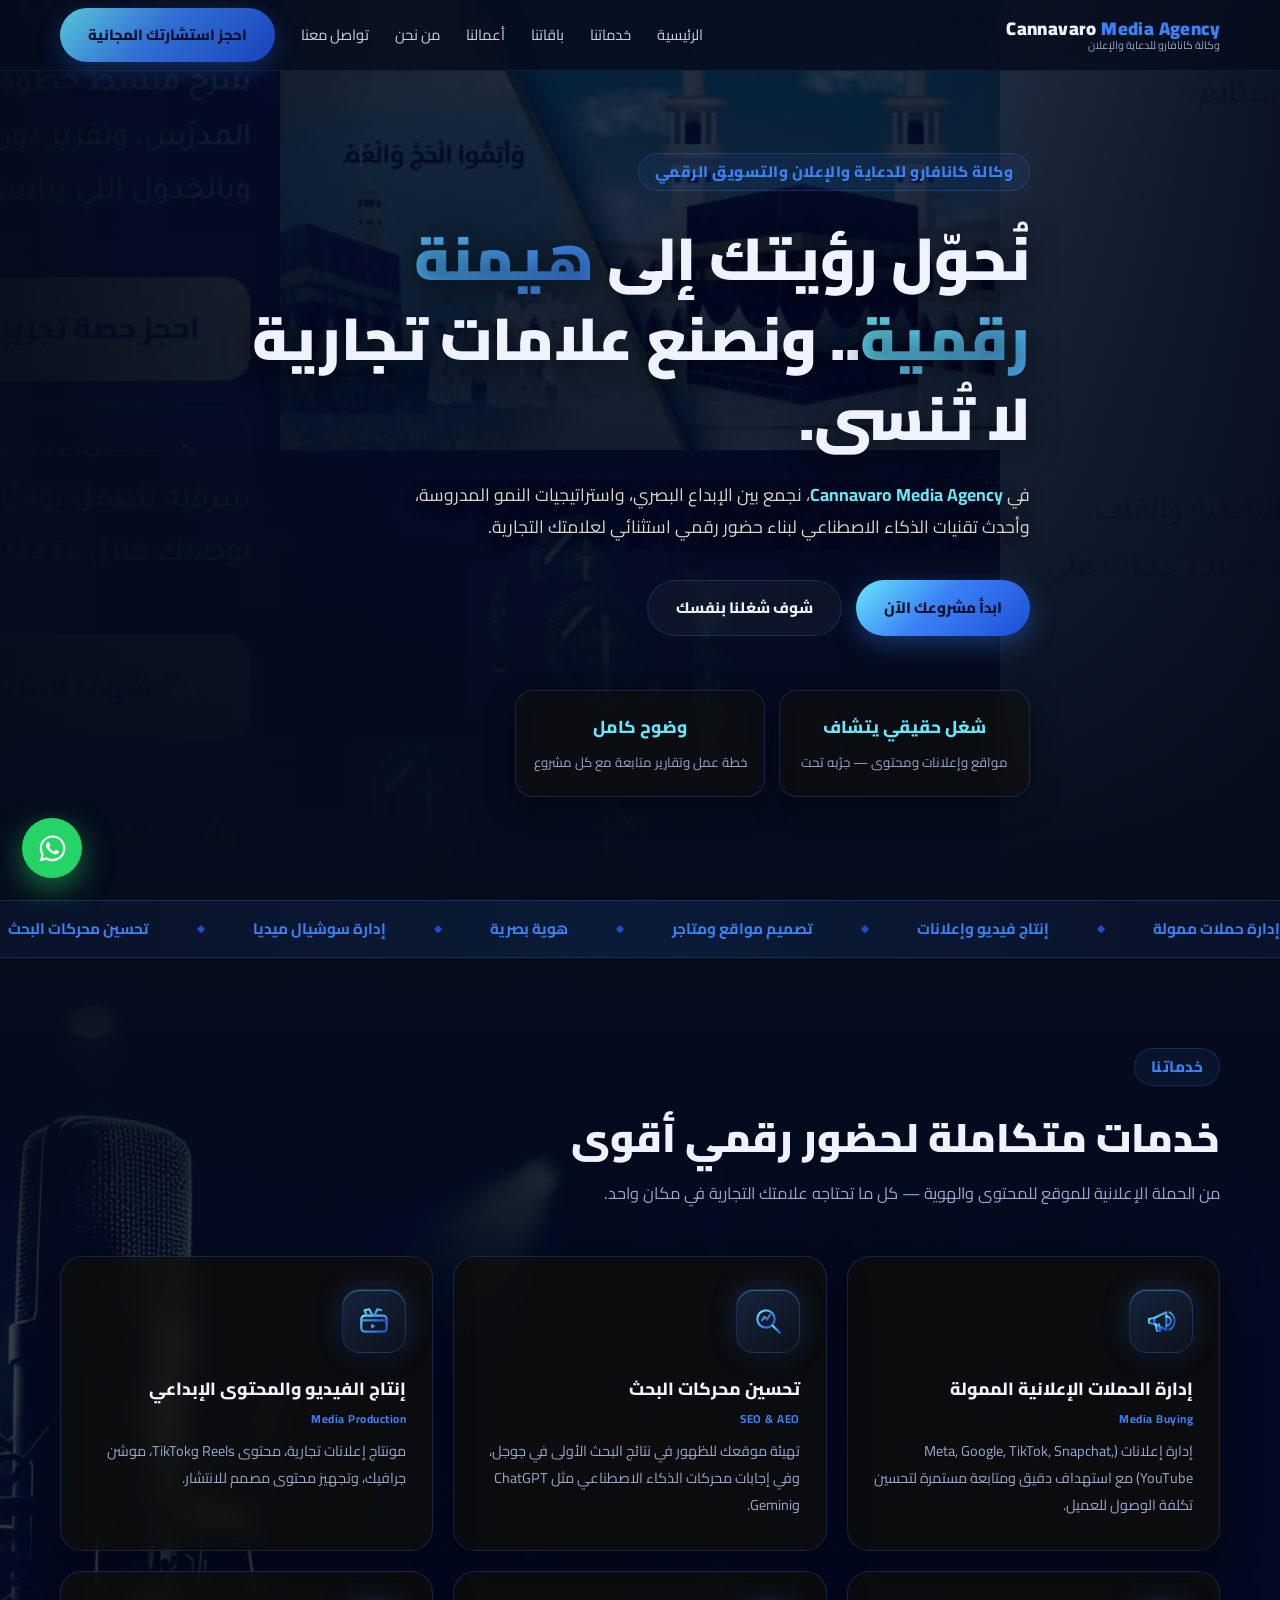
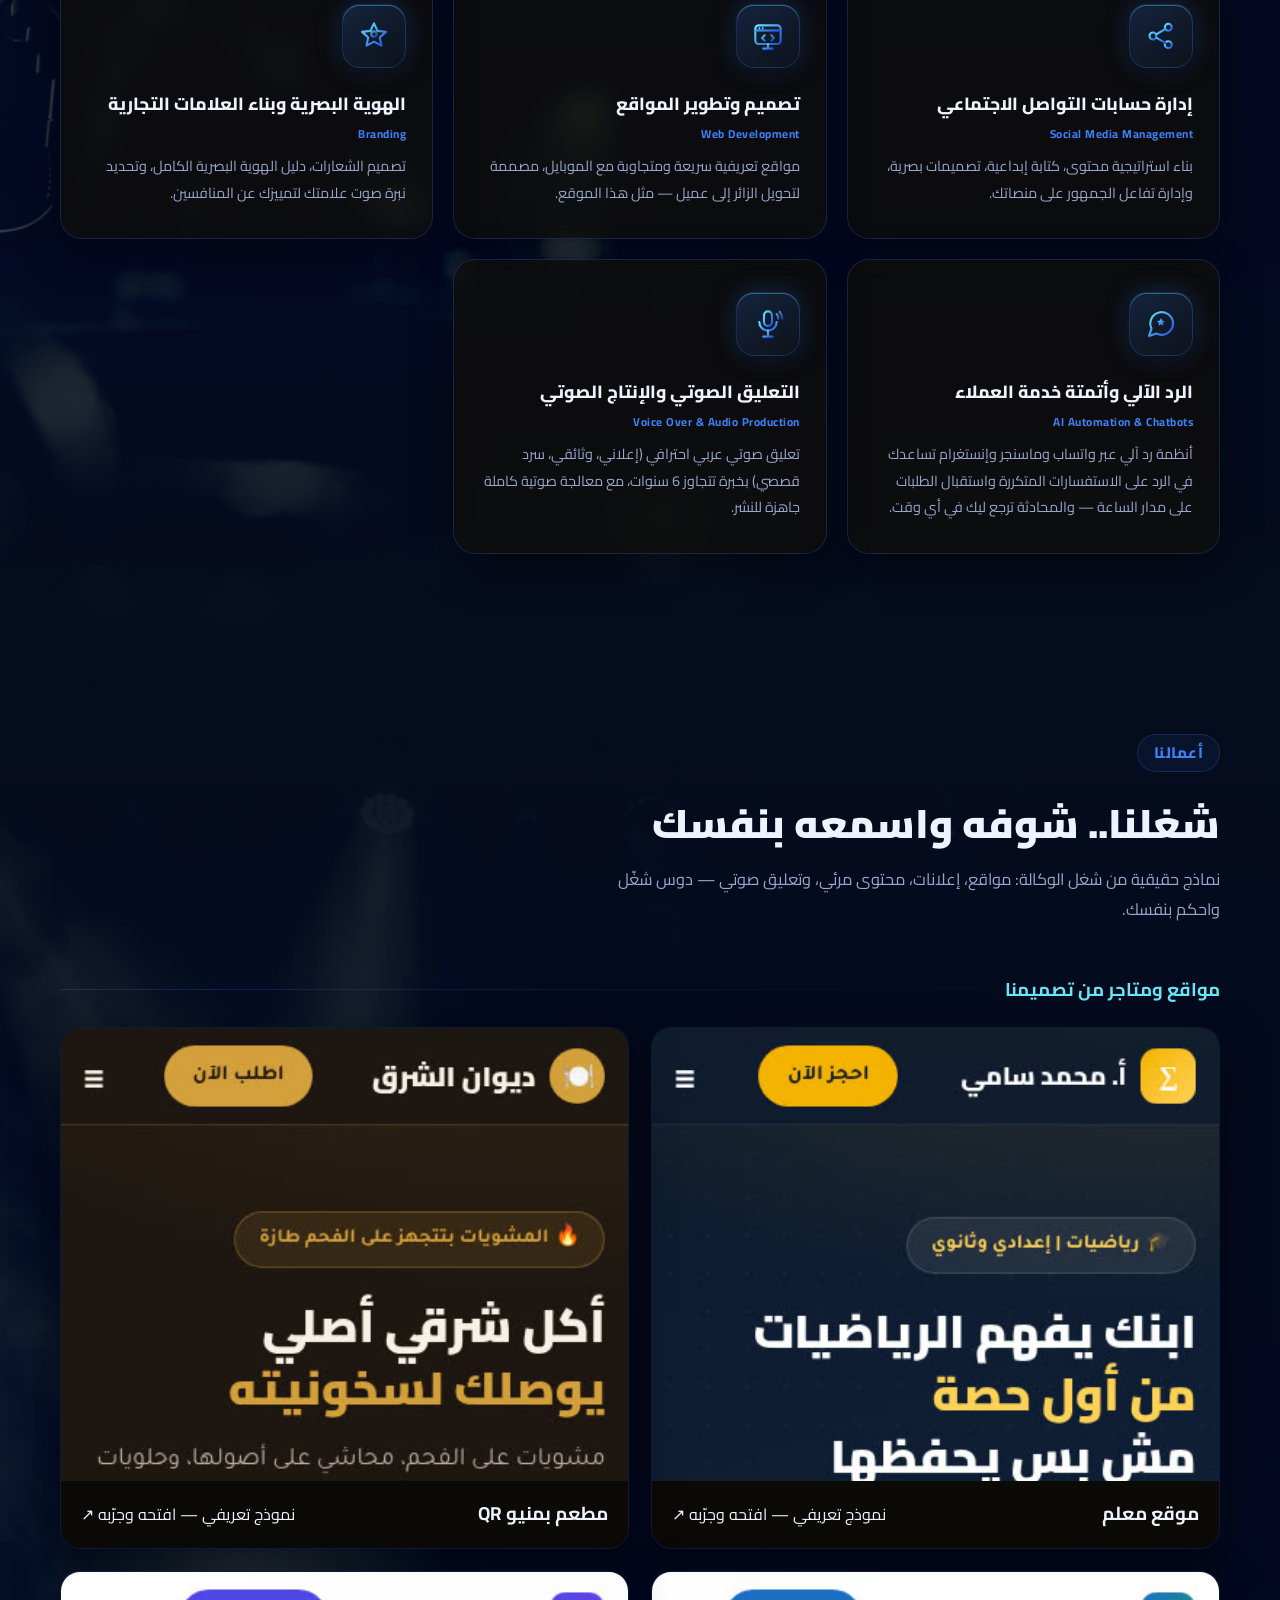
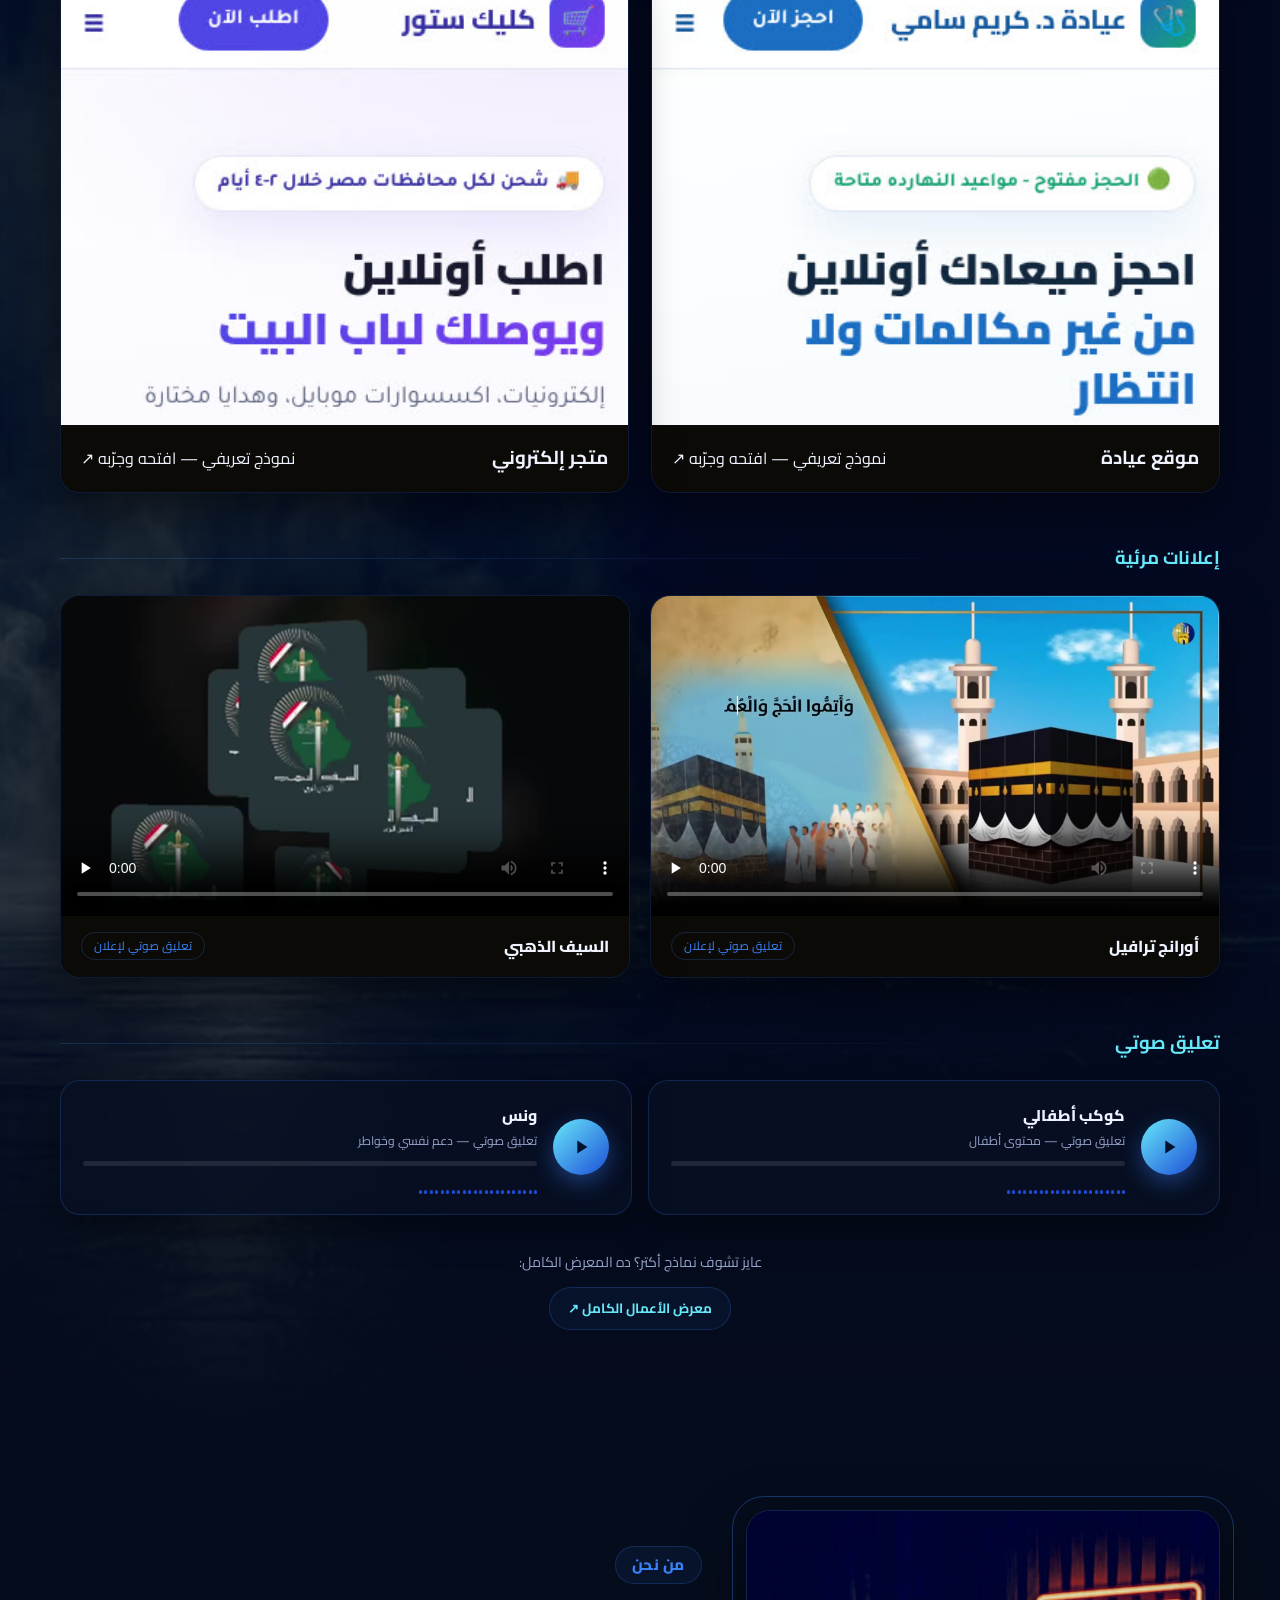
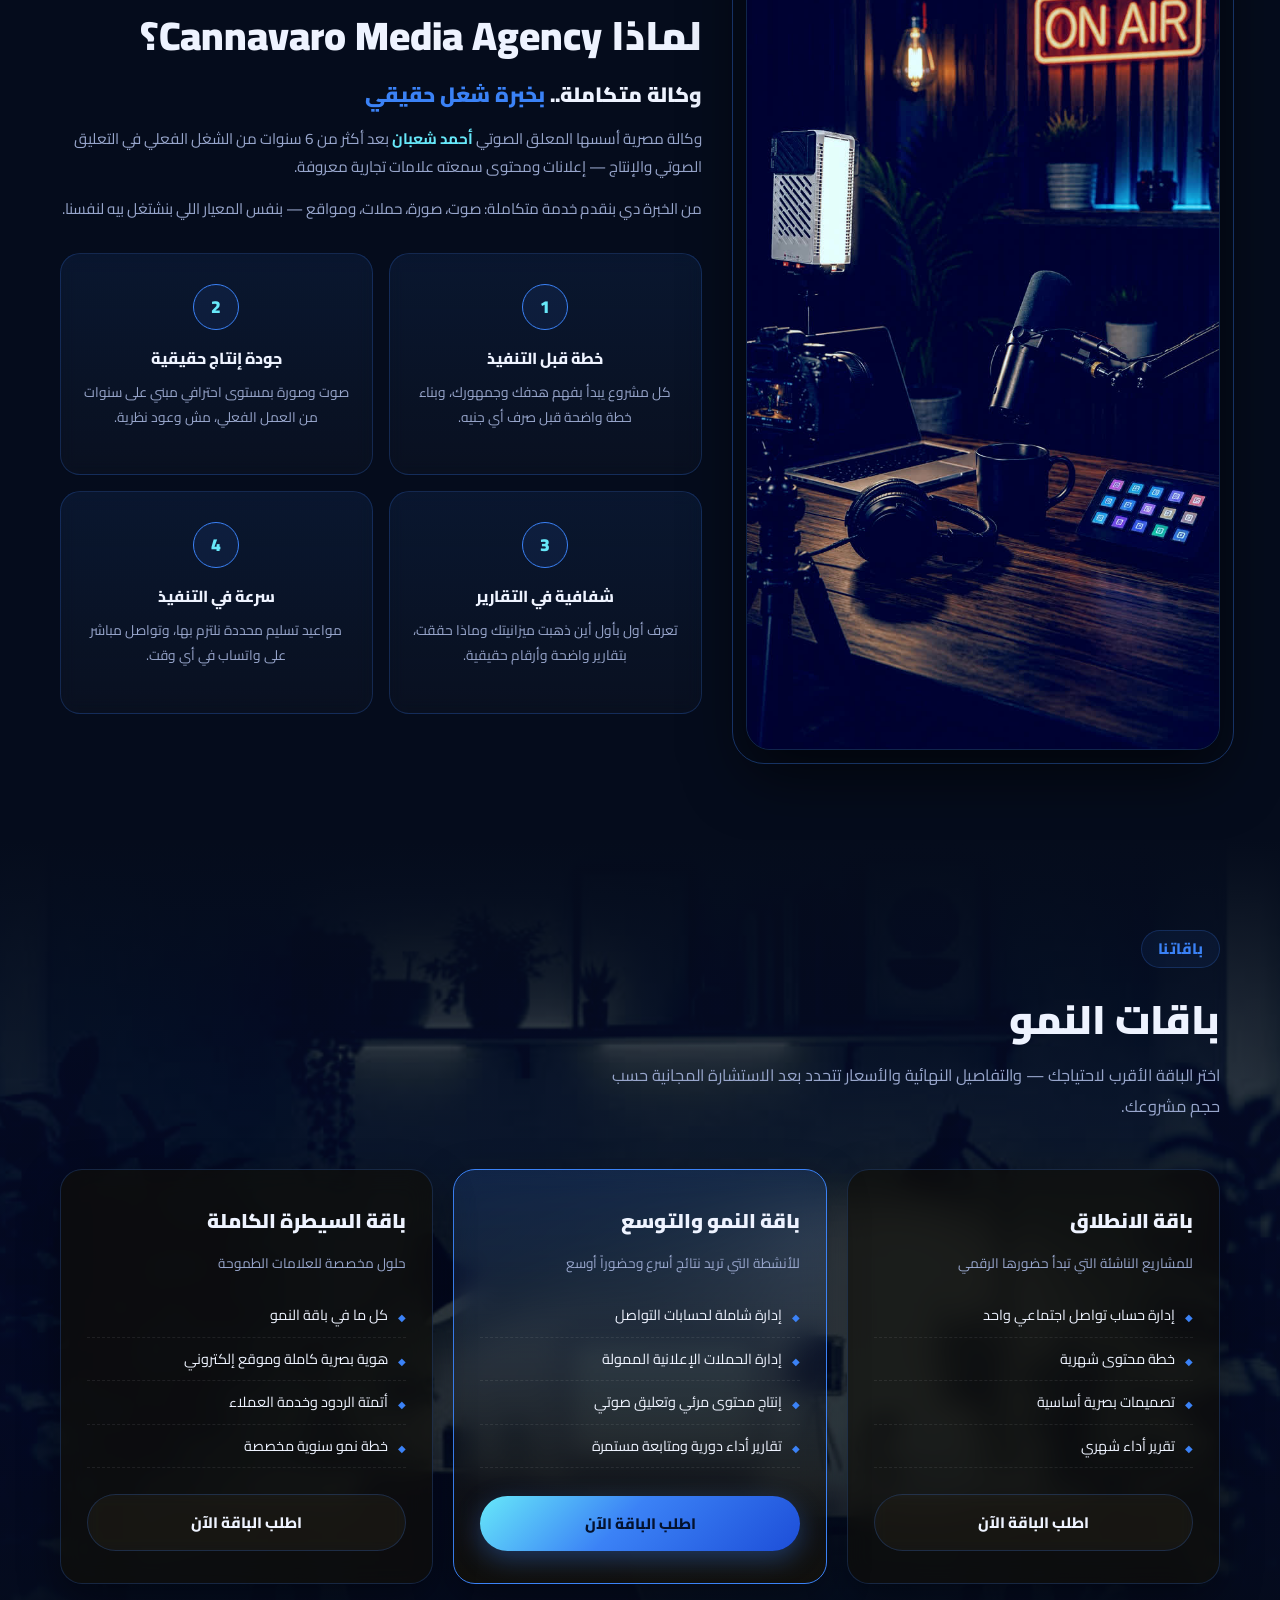
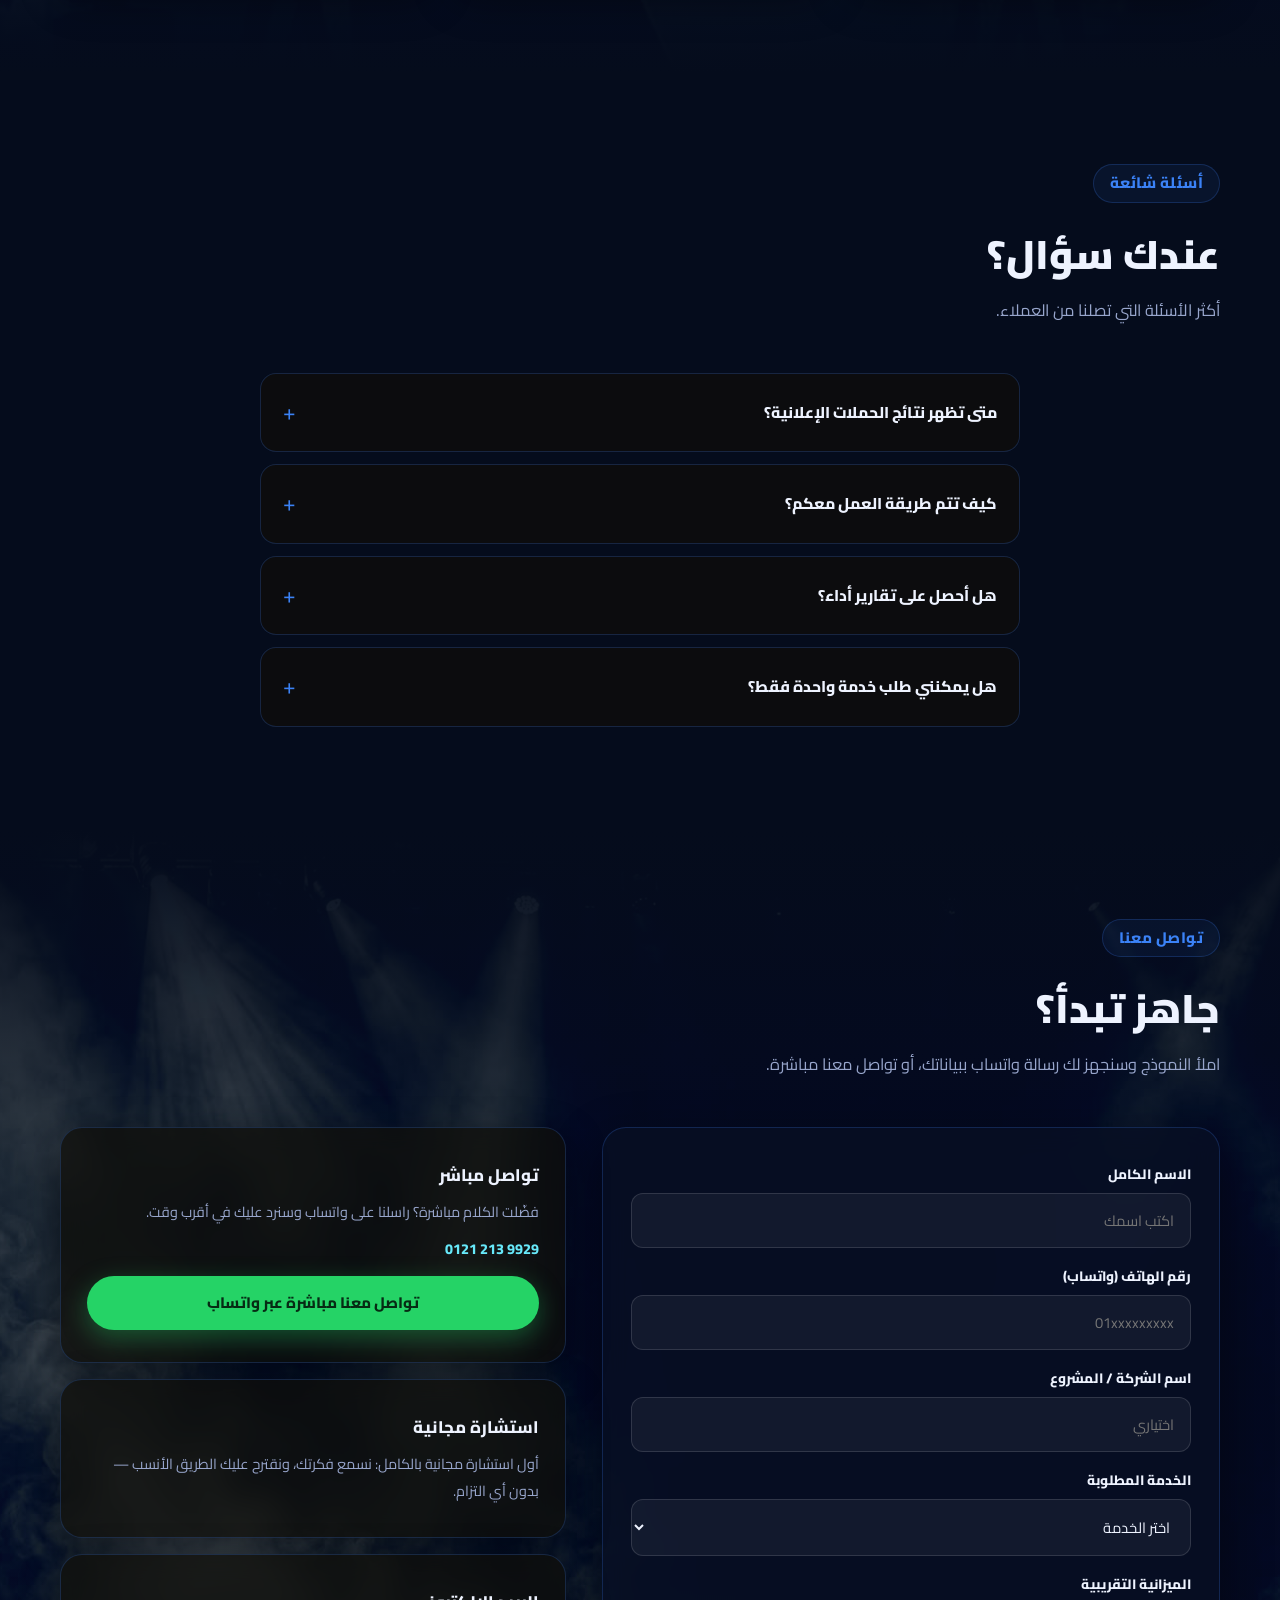
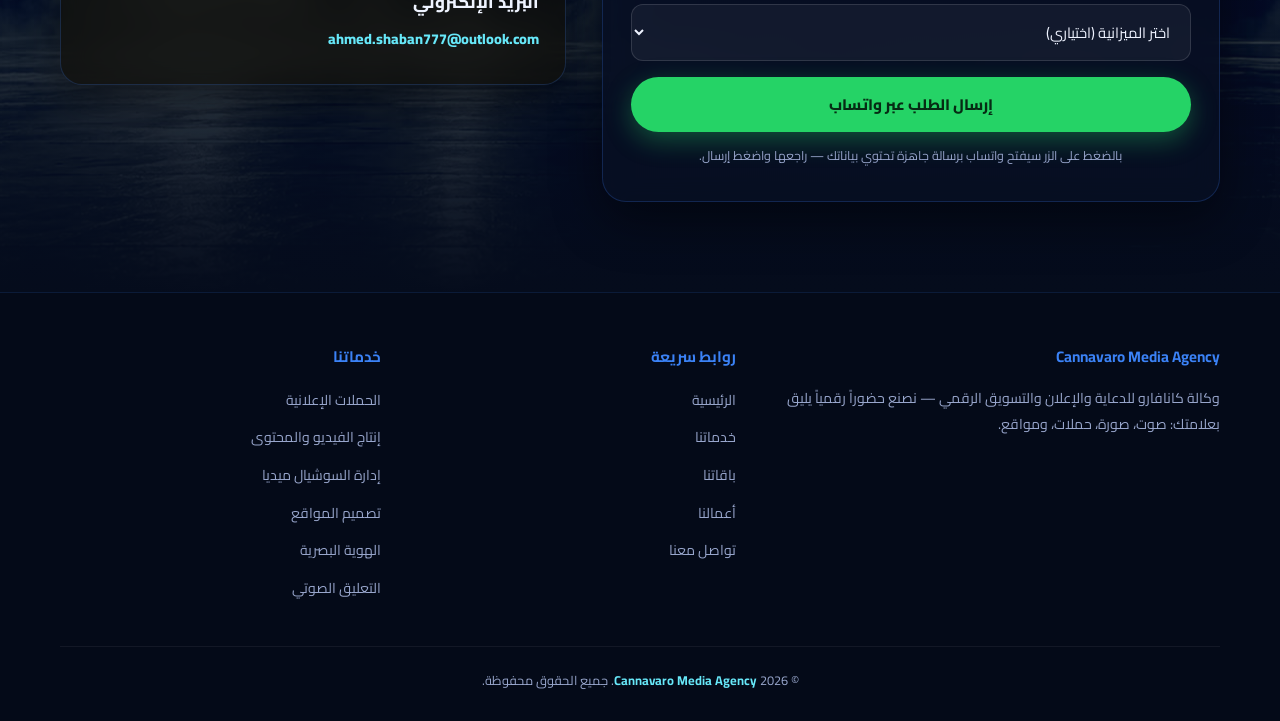
<file: v3/index.html>
<!DOCTYPE html>
<html lang="ar" dir="rtl">
<head>
<meta charset="UTF-8">
<meta name="viewport" content="width=device-width, initial-scale=1.0">
<title>Cannavaro Media Agency | وكالة كانافارو للدعاية والإعلان والتسويق الرقمي</title>
<meta name="description" content="وكالة كانافارو للدعاية والإعلان والتسويق الرقمي — تعليق صوتي، إنتاج محتوى، إدارة حملات، هوية بصرية ومواقع.">
<link rel="preconnect" href="https://fonts.googleapis.com">
<link rel="preconnect" href="https://fonts.gstatic.com" crossorigin>
<link href="https://fonts.googleapis.com/css2?family=Cairo:wght@300;400;600;700;800;900&display=swap" rel="stylesheet">
<style>
:root{
  --bg:#050C1C;
  --gold:#3B82F6;
  --gold-soft:#67E8F9;
  --gold-deep:#1D4ED8;
  --text:#EEF3FF;
  --muted:#98A6CC;
  --line:rgba(59,130,246,.22);
  --green:#25D366;
}
*{margin:0;padding:0;box-sizing:border-box}
html{scroll-behavior:smooth}
body{font-family:'Cairo',sans-serif;background:var(--bg);color:var(--text);line-height:1.85;overflow-x:hidden}
a{color:inherit;text-decoration:none}
.container{width:min(1160px,92%);margin-inline:auto}
section{padding:90px 0;position:relative}
.kicker{color:var(--gold);font-weight:800;font-size:.95rem;letter-spacing:.5px;margin-bottom:10px;display:inline-block;padding:4px 16px;border:1px solid var(--line);border-radius:50px;background:rgba(59,130,246,.07)}
h2.section-title{font-size:clamp(1.6rem,5vw,2.5rem);font-weight:900;margin:14px 0 12px;line-height:1.4}
.section-sub{color:var(--muted);max-width:640px;margin-bottom:48px;font-size:1.02rem}

/* ===== Header ===== */
header{position:fixed;inset-inline:0;top:0;z-index:50;background:rgba(5,12,28,.8);backdrop-filter:blur(16px);-webkit-backdrop-filter:blur(16px);border-bottom:1px solid rgba(59,130,246,.14)}
.nav{display:flex;align-items:center;justify-content:space-between;height:70px}
.logo{display:flex;flex-direction:column;line-height:1.15}
.logo b{font-size:1.15rem;font-weight:900;letter-spacing:.4px}
.logo b span{color:var(--gold)}
.logo small{font-size:.68rem;color:var(--muted)}
.nav-links{display:flex;gap:26px;align-items:center}
.nav-links a{font-size:.92rem;opacity:.85;transition:.25s}
.nav-links a:hover{color:var(--gold);opacity:1}
.btn{display:inline-flex;align-items:center;justify-content:center;gap:8px;padding:13px 28px;border-radius:50px;font-weight:800;font-size:.95rem;border:none;cursor:pointer;transition:.25s;font-family:inherit}
.btn-gold{background:linear-gradient(135deg,var(--gold-soft),var(--gold) 45%,var(--gold-deep));color:#04122E;box-shadow:0 8px 26px rgba(59,130,246,.35)}
.btn-gold:hover{transform:translateY(-2px);box-shadow:0 12px 32px rgba(59,130,246,.5)}
.btn-ghost{background:rgba(255,255,255,.04);border:1px solid var(--line);color:var(--text);backdrop-filter:blur(6px)}
.btn-ghost:hover{border-color:var(--gold);color:var(--gold)}
.btn-whatsapp{background:var(--green);color:#062b14;box-shadow:0 8px 26px rgba(37,211,102,.35)}
.btn-whatsapp:hover{transform:translateY(-2px)}
.menu-toggle{display:none;background:none;border:none;color:var(--gold);font-size:1.6rem;cursor:pointer}

/* ===== Hero ===== */
.hero{min-height:100svh;display:flex;align-items:center;padding:120px 0 70px;background:var(--bg)}
.hero .bg{position:absolute;inset:0;background:url('assets/hero-collage-blue.jpg') center/cover no-repeat;opacity:.7}
.hero .veil{position:absolute;inset:0;background:linear-gradient(90deg,rgba(5,12,28,.85),rgba(5,12,28,.3) 30%,rgba(5,12,28,.3) 70%,rgba(5,12,28,.85)),linear-gradient(180deg,rgba(5,12,28,.5),rgba(5,12,28,.72) 55%,var(--bg))}
.hero-inner{position:relative;z-index:1;max-width:780px}
.hero h1{font-size:clamp(2.1rem,6.5vw,3.7rem);font-weight:900;line-height:1.35;margin:18px 0 20px;text-shadow:0 4px 30px rgba(0,0,0,.7)}
.hero h1 em{font-style:normal;background:linear-gradient(120deg,var(--gold-soft),var(--gold));-webkit-background-clip:text;background-clip:text;color:transparent}
.hero p.sub{color:#d9d4c6;font-size:1.1rem;max-width:620px;margin-bottom:36px;text-shadow:0 2px 14px rgba(0,0,0,.8)}
.hero p.sub b{color:var(--gold-soft)}
.hero-cta{display:flex;gap:14px;flex-wrap:wrap}

/* animated gold equalizer */
.eq{display:flex;align-items:flex-end;gap:4px;height:44px;margin-bottom:22px}
.eq i{width:5px;border-radius:3px;background:linear-gradient(180deg,var(--gold-soft),var(--gold-deep));animation:eq 1.1s ease-in-out infinite;box-shadow:0 0 10px rgba(59,130,246,.5)}
.eq i:nth-child(2n){animation-duration:.9s}.eq i:nth-child(3n){animation-duration:1.3s}.eq i:nth-child(4n){animation-duration:.8s}.eq i:nth-child(5n){animation-duration:1.05s}
@keyframes eq{0%,100%{height:22%}50%{height:100%}}
@media (prefers-reduced-motion:reduce){.eq i{animation:none;height:55%}html{scroll-behavior:auto}}

.trust{margin-top:54px;display:grid;grid-template-columns:repeat(3,1fr);gap:14px}
.trust div{background:rgba(18,16,10,.55);border:1px solid var(--line);border-radius:18px;padding:20px 16px;text-align:center;backdrop-filter:blur(10px);box-shadow:0 10px 30px rgba(0,0,0,.35)}
.trust b{display:block;color:var(--gold-soft);font-size:1.08rem;margin-bottom:4px;font-weight:800}
.trust span{font-size:.83rem;color:var(--muted)}

/* ===== Marquee ===== */
.marquee{overflow:hidden;border-block:1px solid var(--line);background:linear-gradient(90deg,rgba(59,130,246,.06),rgba(59,130,246,.12),rgba(59,130,246,.06));padding:14px 0;position:relative}
.marquee .track{display:flex;gap:48px;white-space:nowrap;width:max-content;animation:slide 26s linear infinite}
.marquee span{color:var(--gold);font-weight:700;font-size:.95rem;display:flex;align-items:center;gap:48px}
.marquee span::after{content:"◆";font-size:.6rem;color:var(--gold-deep)}
@keyframes slide{to{transform:translateX(50%)}}
@media (prefers-reduced-motion:reduce){.marquee .track{animation:none}}

/* ===== Image-backed sections ===== */
.photo-sec{background:var(--bg)}
.photo-sec .bg{position:absolute;inset:0;background-position:center;background-size:cover;opacity:.5}
.photo-sec .veil{position:absolute;inset:0;background:linear-gradient(180deg,var(--bg),rgba(5,12,28,.52) 30%,rgba(5,12,28,.52) 70%,var(--bg))}
.photo-sec .container{position:relative;z-index:1}

/* ===== Services ===== */
.grid{display:grid;grid-template-columns:repeat(auto-fill,minmax(280px,1fr));gap:20px}
.card{background:rgba(16,14,9,.72);border:1px solid var(--line);border-radius:22px;padding:32px 26px;backdrop-filter:blur(12px);transition:.3s;position:relative;overflow:hidden;box-shadow:0 14px 40px rgba(0,0,0,.4)}
.card::before{content:"";position:absolute;top:0;inset-inline:0;height:2px;background:linear-gradient(90deg,transparent,var(--gold),transparent);opacity:0;transition:.3s}
.card:hover{transform:translateY(-6px);border-color:rgba(59,130,246,.55);box-shadow:0 22px 50px rgba(0,0,0,.55)}
.card:hover::before{opacity:1}
.icon-frame{width:64px;height:64px;border-radius:18px;display:flex;align-items:center;justify-content:center;margin-bottom:20px;background:linear-gradient(145deg,rgba(59,130,246,.2),rgba(59,130,246,.05));border:1px solid var(--line);box-shadow:inset 0 1px 0 rgba(103,232,249,.35),0 6px 18px rgba(0,0,0,.4),0 0 26px rgba(59,130,246,.28)}
.icon-frame svg{width:32px;height:32px}
.card h3{font-size:1.1rem;font-weight:800;margin-bottom:4px}
.card h3 small{display:block;color:var(--gold);font-size:.72rem;font-weight:700;margin-top:3px;letter-spacing:.5px}
.card p{color:var(--muted);font-size:.9rem;margin-top:8px}

/* ===== Portfolio ===== */
.work-video{position:relative;border-radius:20px;overflow:hidden;border:1px solid var(--line);box-shadow:0 16px 44px rgba(0,0,0,.5);background:#000}
.work-video video{width:100%;display:block;aspect-ratio:16/9;object-fit:cover;background:#000}
.work-video .meta,.work-web .meta{padding:16px 20px;background:rgba(14,12,8,.9);display:flex;justify-content:space-between;align-items:center;gap:10px}
.work-cat{color:var(--gold-soft);font-size:1.15rem;margin:48px 0 20px;display:flex;align-items:center;gap:14px}
.work-cat::after{content:"";flex:1;height:1px;background:linear-gradient(90deg,var(--line),transparent)}
.w-grid{display:grid;grid-template-columns:repeat(2,1fr);gap:22px}
.work-web{display:block;border-radius:20px;overflow:hidden;border:1px solid var(--line);background:#000;box-shadow:0 16px 44px rgba(0,0,0,.5);transition:.3s}
.work-web:hover{transform:translateY(-4px);border-color:rgba(59,130,246,.55)}
.work-web img{width:100%;aspect-ratio:4/3.2;object-fit:cover;object-position:top;display:block}
.mix-grid{display:grid;grid-template-columns:minmax(280px,340px) 1fr;gap:22px;align-items:stretch}
.a-stack{display:flex;flex-direction:column;gap:22px}
.a-stack .audio-card{flex:1}
.work-video.reel video{aspect-ratio:63/99}
.work-video .meta h3{font-size:1rem;font-weight:800}
.work-video .meta span{font-size:.75rem;color:var(--gold);border:1px solid var(--line);padding:2px 12px;border-radius:50px;white-space:nowrap}
.v-grid{display:grid;grid-template-columns:repeat(auto-fit,minmax(300px,1fr));gap:20px;margin-bottom:22px}

/* audio cards */
.audio-card{display:flex;align-items:center;gap:16px;background:rgba(8,16,36,.8);border:1px solid var(--line);border-radius:20px;padding:20px 22px;backdrop-filter:blur(10px);box-shadow:0 14px 36px rgba(0,0,0,.4)}
.play-btn{flex:none;width:56px;height:56px;border-radius:50%;border:none;cursor:pointer;display:flex;align-items:center;justify-content:center;background:linear-gradient(135deg,var(--gold-soft),var(--gold-deep));box-shadow:0 8px 22px rgba(59,130,246,.4);transition:.25s}
.play-btn:hover{transform:scale(1.07)}
.play-btn svg{width:22px;height:22px;fill:#04122E}
.play-btn .ic-pause{display:none}
.audio-card.playing .ic-play{display:none}
.audio-card.playing .ic-pause{display:block}
.a-body{flex:1;min-width:0}
.a-body h3{font-size:.98rem;font-weight:800}
.a-body .tagline{font-size:.76rem;color:var(--muted);margin-bottom:8px}
.a-progress{height:5px;border-radius:3px;background:rgba(255,255,255,.1);overflow:hidden}
.a-progress i{display:block;height:100%;width:0%;background:linear-gradient(90deg,var(--gold),var(--gold-soft));border-radius:3px;transition:width .2s linear}
.a-bars{display:flex;align-items:flex-end;gap:2.5px;height:20px;margin-top:8px}
.a-bars i{width:3px;height:20%;border-radius:2px;background:var(--gold-deep)}
.audio-card.playing .a-bars i{animation:eq2 .8s ease-in-out infinite;background:var(--gold)}
.a-bars i:nth-child(2n){animation-delay:.1s}.a-bars i:nth-child(3n){animation-delay:.25s}.a-bars i:nth-child(4n){animation-delay:.4s}.a-bars i:nth-child(5n){animation-delay:.15s}.a-bars i:nth-child(7n){animation-delay:.33s}
@keyframes eq2{0%,100%{height:20%}50%{height:100%}}
.a-grid{display:grid;grid-template-columns:repeat(auto-fit,minmax(300px,1fr));gap:16px}
.demos-strip{margin-top:34px;text-align:center}
.demos-strip p{color:var(--muted);font-size:.88rem;margin-bottom:12px}
.demos-strip .d-links{display:flex;gap:10px;flex-wrap:wrap;justify-content:center}
.demos-strip a{border:1px solid var(--line);color:var(--gold-soft);padding:8px 18px;border-radius:50px;font-size:.84rem;font-weight:700;background:rgba(59,130,246,.06);transition:.25s}
.demos-strip a:hover{background:rgba(59,130,246,.16)}

/* ===== About / founder ===== */
.about-grid{display:grid;grid-template-columns:.85fr 1.15fr;gap:44px;align-items:center}
.founder{position:relative}
.founder img{width:100%;border-radius:24px;border:1px solid var(--line);box-shadow:0 24px 60px rgba(0,0,0,.6);display:block}
.founder .ring{position:absolute;inset:-14px;border:1px solid rgba(59,130,246,.35);border-radius:32px;pointer-events:none}
.about-txt h3{font-size:1.3rem;font-weight:900;margin-bottom:10px}
.about-txt h3 span{color:var(--gold)}
.about-txt p{color:var(--muted);font-size:.95rem;margin-bottom:14px}
.why-grid{display:grid;grid-template-columns:repeat(auto-fit,minmax(220px,1fr));gap:16px;margin-top:30px}
.why{text-align:center;padding:30px 18px;border-radius:20px;background:linear-gradient(180deg,rgba(59,130,246,.09),rgba(255,255,255,.02));border:1px solid var(--line);backdrop-filter:blur(8px)}
.why .num{width:46px;height:46px;margin:0 auto 14px;border-radius:50%;border:1.5px solid var(--gold);color:var(--gold-soft);display:flex;align-items:center;justify-content:center;font-weight:900;font-size:1.1rem;background:rgba(59,130,246,.08)}
.why h3{font-size:1rem;font-weight:800;margin-bottom:6px}
.why p{color:var(--muted);font-size:.86rem}

/* ===== Packages ===== */
.pkg-grid{display:grid;grid-template-columns:repeat(auto-fit,minmax(270px,1fr));gap:20px;align-items:stretch}
.pkg{display:flex;flex-direction:column}
.pkg.featured{border-color:var(--gold);background:linear-gradient(180deg,rgba(59,130,246,.14),rgba(20,17,9,.8))}
.pkg h3{font-size:1.25rem;font-weight:900;margin-bottom:4px}
.pkg .for{color:var(--muted);font-size:.85rem;margin-bottom:18px}
.pkg ul{list-style:none;margin-bottom:26px;flex:1}
.pkg li{font-size:.9rem;padding:8px 0;border-bottom:1px dashed rgba(255,255,255,.08);display:flex;gap:10px;align-items:flex-start}
.pkg li::before{content:"◆";color:var(--gold);font-size:.6rem;margin-top:7px}
.pkg .btn{width:100%}

/* ===== FAQ ===== */
.faq{max-width:760px;margin-inline:auto}
.faq details{background:rgba(16,14,9,.7);border:1px solid var(--line);border-radius:16px;margin-bottom:12px;overflow:hidden;backdrop-filter:blur(8px)}
.faq summary{cursor:pointer;padding:18px 22px;font-weight:800;font-size:.98rem;list-style:none;display:flex;justify-content:space-between;align-items:center;gap:12px}
.faq summary::after{content:"+";color:var(--gold);font-size:1.4rem;font-weight:400;transition:.25s}
.faq details[open] summary::after{transform:rotate(45deg)}
.faq details p{padding:0 22px 18px;color:var(--muted);font-size:.9rem}

/* ===== Contact ===== */
.contact-wrap{display:grid;grid-template-columns:1.1fr .9fr;gap:36px;align-items:start}
form{background:rgba(8,16,36,.8);border:1px solid var(--line);border-radius:24px;padding:34px 28px;backdrop-filter:blur(12px);box-shadow:0 18px 50px rgba(0,0,0,.45)}
.field{margin-bottom:16px}
.field label{display:block;font-size:.85rem;font-weight:800;margin-bottom:6px}
.field input,.field select{width:100%;padding:13px 16px;border-radius:12px;font-family:inherit;font-size:.92rem;background:rgba(255,255,255,.05);border:1px solid rgba(255,255,255,.13);color:var(--text);transition:.25s}
.field input:focus,.field select:focus{outline:none;border-color:var(--gold);box-shadow:0 0 0 3px rgba(59,130,246,.16)}
.field select option{background:#151310;color:var(--text)}
.form-note{font-size:.78rem;color:var(--muted);margin-top:12px;text-align:center}
.contact-side .card{margin-bottom:16px}
.contact-side h3{font-size:1.05rem;font-weight:800;margin-bottom:6px}
.contact-side p{color:var(--muted);font-size:.9rem}
.contact-side a.val{color:var(--gold-soft);font-weight:800;direction:ltr;display:inline-block}

/* ===== Footer ===== */
footer{border-top:1px solid rgba(59,130,246,.14);padding:50px 0 28px;background:#040A18;position:relative}
.foot-grid{display:grid;grid-template-columns:1.4fr 1fr 1fr;gap:34px;margin-bottom:36px}
.foot-grid h4{color:var(--gold);font-size:.95rem;margin-bottom:14px}
.foot-grid p{color:var(--muted);font-size:.88rem}
.foot-grid ul{list-style:none}
.foot-grid li{margin-bottom:8px}
.foot-grid li a{color:var(--muted);font-size:.88rem;transition:.25s}
.foot-grid li a:hover{color:var(--gold)}
.copy{text-align:center;color:var(--muted);font-size:.8rem;border-top:1px solid rgba(255,255,255,.06);padding-top:22px}
.copy b{color:var(--gold-soft)}

/* ===== WhatsApp FAB ===== */
.fab{position:fixed;bottom:22px;left:22px;z-index:60;width:60px;height:60px;border-radius:50%;background:var(--green);display:flex;align-items:center;justify-content:center;box-shadow:0 10px 30px rgba(37,211,102,.5);transition:.25s}
.fab:hover{transform:scale(1.08)}
.fab svg{width:31px;height:31px;fill:#fff}

/* ===== Reveal (transform-only: content always readable) ===== */
.reveal.pre{transform:translateY(20px);transition:transform .6s ease}
.reveal.pre.visible{transform:none}

@media (max-width:860px){
  .w-grid{grid-template-columns:1fr}
  .mix-grid{grid-template-columns:1fr}
  .work-video.reel{max-width:340px;margin:0 auto;width:100%}
  .kicker{font-size:.78rem;letter-spacing:0;padding:4px 12px;line-height:1.7}
  .nav-links{position:fixed;top:70px;inset-inline:0;flex-direction:column;gap:0;background:rgba(5,12,28,.97);border-bottom:1px solid var(--line);max-height:0;overflow:hidden;transition:max-height .35s ease}
  .nav-links.open{max-height:430px}
  .nav-links a{width:100%;text-align:center;padding:14px 0;border-top:1px solid rgba(255,255,255,.05)}
  .nav-links .btn{margin:12px auto}
  .menu-toggle{display:block}
  .trust{grid-template-columns:1fr;gap:10px}
  .about-grid{grid-template-columns:1fr;gap:28px}
  .founder{max-width:340px;margin-inline:auto}
  .contact-wrap{grid-template-columns:1fr}
  .foot-grid{grid-template-columns:1fr;gap:26px}
  section{padding:64px 0}
}
</style>
</head>
<body>

<svg width="0" height="0" style="position:absolute" aria-hidden="true">
  <defs>
    <linearGradient id="gg" x1="0" y1="0" x2="1" y2="1">
      <stop offset="0" stop-color="#67E8F9"/><stop offset="1" stop-color="#1D4ED8"/>
    </linearGradient>
  </defs>
</svg>

<!-- ===== Header ===== -->
<header>
  <div class="container nav">
    <a href="#home" class="logo">
      <b>Cannavaro <span>Media Agency</span></b>
      <small>وكالة كانافارو للدعاية والإعلان</small>
    </a>
    <nav class="nav-links" id="navLinks">
      <a href="#home">الرئيسية</a>
      <a href="#services">خدماتنا</a>
      <a href="#packages">باقاتنا</a>
      <a href="#portfolio">أعمالنا</a>
      <a href="#about">من نحن</a>
      <a href="#contact">تواصل معنا</a>
      <a class="btn btn-gold" href="#contact">احجز استشارتك المجانية</a>
    </nav>
    <button class="menu-toggle" id="menuToggle" aria-label="القائمة">☰</button>
  </div>
</header>

<!-- ===== Hero ===== -->
<section class="hero" id="home">
  <div class="bg"></div><div class="veil"></div>
  <div class="container hero-inner">
    <span class="kicker">وكالة كانافارو للدعاية والإعلان والتسويق الرقمي</span>
    <h1>نُحوّل رؤيتك إلى <em>هيمنة رقمية</em>.. ونصنع علامات تجارية لا تُنسى.</h1>
    <p class="sub">في <b>Cannavaro Media Agency</b>، نجمع بين الإبداع البصري، واستراتيجيات النمو المدروسة، وأحدث تقنيات الذكاء الاصطناعي لبناء حضور رقمي استثنائي لعلامتك التجارية.</p>
    <div class="hero-cta">
      <a class="btn btn-gold" href="#contact">ابدأ مشروعك الآن</a>
      <a class="btn btn-ghost" href="#portfolio">شوف شغلنا بنفسك</a>
    </div>
    <div class="trust reveal">
      <div><b>شغل حقيقي يتشاف</b><span>مواقع وإعلانات ومحتوى — جرّبه تحت</span></div>
      <div><b>وضوح كامل</b><span>خطة عمل وتقارير متابعة مع كل مشروع</span></div>
    </div>
  </div>
</section>

<!-- ===== Marquee ===== -->
<div class="marquee" aria-hidden="true">
  <div class="track">
    <span>إدارة حملات ممولة</span><span>إنتاج فيديو وإعلانات</span><span>تصميم مواقع ومتاجر</span><span>هوية بصرية</span><span>إدارة سوشيال ميديا</span><span>تحسين محركات البحث</span><span>رد آلي بالذكاء الاصطناعي</span><span>تعليق صوتي احترافي</span>
    <span>إدارة حملات ممولة</span><span>إنتاج فيديو وإعلانات</span><span>تصميم مواقع ومتاجر</span><span>هوية بصرية</span><span>إدارة سوشيال ميديا</span><span>تحسين محركات البحث</span><span>رد آلي بالذكاء الاصطناعي</span><span>تعليق صوتي احترافي</span>
  </div>
</div>

<!-- ===== Services ===== -->
<section id="services" class="photo-sec">
  <div class="bg" style="background-image:url('assets/mic-studio-blue.jpg')"></div><div class="veil"></div>
  <div class="container">
    <span class="kicker">خدماتنا</span>
    <h2 class="section-title">خدمات متكاملة لحضور رقمي أقوى</h2>
    <p class="section-sub">من الحملة الإعلانية للموقع للمحتوى والهوية — كل ما تحتاجه علامتك التجارية في مكان واحد.</p>
    <div class="grid">

      <div class="card reveal">
        <div class="icon-frame"><svg viewBox="0 0 24 24" fill="none" stroke="url(#gg)" stroke-width="1.6" stroke-linecap="round" stroke-linejoin="round"><path d="M3 10.5v3l4 .8V9.7l-4 .8z"/><path d="M7 9.7l9-4.2v13l-9-4.2"/><path d="M16 8.5a3.5 3.5 0 0 1 0 7"/><path d="M18.5 5.5a7.5 7.5 0 0 1 0 13" opacity=".7"/><path d="M8 14.5l1 5h2.5l-1-5"/></svg></div>
        <h3>إدارة الحملات الإعلانية الممولة<small>Media Buying</small></h3>
        <p>إدارة إعلانات (Meta, Google, TikTok, Snapchat, YouTube) مع استهداف دقيق ومتابعة مستمرة لتحسين تكلفة الوصول للعميل.</p>
      </div>

      <div class="card reveal">
        <div class="icon-frame"><svg viewBox="0 0 24 24" fill="none" stroke="url(#gg)" stroke-width="1.6" stroke-linecap="round" stroke-linejoin="round"><circle cx="10.5" cy="10.5" r="6.5"/><path d="M15.5 15.5L21 21"/><path d="M7.5 11.5l2-2.5 1.8 2 2.2-3.5" opacity=".85"/></svg></div>
        <h3>تحسين محركات البحث<small>SEO &amp; AEO</small></h3>
        <p>تهيئة موقعك للظهور في نتائج البحث الأولى في جوجل، وفي إجابات محركات الذكاء الاصطناعي مثل ChatGPT وGemini.</p>
      </div>

      <div class="card reveal">
        <div class="icon-frame"><svg viewBox="0 0 24 24" fill="none" stroke="url(#gg)" stroke-width="1.6" stroke-linecap="round" stroke-linejoin="round"><rect x="2.5" y="8" width="19" height="12" rx="2.5"/><path d="M2.5 11.5h19M6.5 8L5 4l3.5-.8L10 6.5l2.5 1.5M13 6.5l1.5-3.3 3 .7"/><path d="M10 14.2v3.6l3.2-1.8-3.2-1.8z" fill="url(#gg)" stroke="none"/></svg></div>
        <h3>إنتاج الفيديو والمحتوى الإبداعي<small>Media Production</small></h3>
        <p>مونتاج إعلانات تجارية، محتوى Reels وTikTok، موشن جرافيك، وتجهيز محتوى مصمم للانتشار.</p>
      </div>

      <div class="card reveal">
        <div class="icon-frame"><svg viewBox="0 0 24 24" fill="none" stroke="url(#gg)" stroke-width="1.6" stroke-linecap="round" stroke-linejoin="round"><circle cx="6" cy="12" r="2.6"/><circle cx="17.5" cy="5.5" r="2.6"/><circle cx="17.5" cy="18.5" r="2.6"/><path d="M8.4 10.8l6.8-4M8.4 13.2l6.8 4"/></svg></div>
        <h3>إدارة حسابات التواصل الاجتماعي<small>Social Media Management</small></h3>
        <p>بناء استراتيجية محتوى، كتابة إبداعية، تصميمات بصرية، وإدارة تفاعل الجمهور على منصاتك.</p>
      </div>

      <div class="card reveal">
        <div class="icon-frame"><svg viewBox="0 0 24 24" fill="none" stroke="url(#gg)" stroke-width="1.6" stroke-linecap="round" stroke-linejoin="round"><rect x="2.5" y="4" width="19" height="14" rx="2.5"/><path d="M2.5 8h19M5.5 6.2h.01M8 6.2h.01"/><path d="M8.5 21.5h7M12 18v3.5"/><path d="M9.5 11.5l-2 2 2 2M14.5 11.5l2 2-2 2" opacity=".8"/></svg></div>
        <h3>تصميم وتطوير المواقع<small>Web Development</small></h3>
        <p>مواقع تعريفية سريعة ومتجاوبة مع الموبايل، مصممة لتحويل الزائر إلى عميل — مثل هذا الموقع.</p>
      </div>

      <div class="card reveal">
        <div class="icon-frame"><svg viewBox="0 0 24 24" fill="none" stroke="url(#gg)" stroke-width="1.6" stroke-linecap="round" stroke-linejoin="round"><path d="M12 2.5l2.7 5.7 6.2.7-4.6 4.2 1.3 6.1L12 16.2l-5.6 3 1.3-6.1L3.1 8.9l6.2-.7L12 2.5z"/><circle cx="12" cy="10.5" r="2" opacity=".7"/></svg></div>
        <h3>الهوية البصرية وبناء العلامات التجارية<small>Branding</small></h3>
        <p>تصميم الشعارات، دليل الهوية البصرية الكامل، وتحديد نبرة صوت علامتك لتمييزك عن المنافسين.</p>
      </div>

      <div class="card reveal">
        <div class="icon-frame"><svg viewBox="0 0 24 24" fill="none" stroke="url(#gg)" stroke-width="1.6" stroke-linecap="round" stroke-linejoin="round"><path d="M21 11.5a8.5 8.5 0 0 1-12.4 7.6L3 21l1.9-5.6A8.5 8.5 0 1 1 21 11.5z"/><path d="M12 7.5l1 2 2 .3-1.5 1.4.4 2.1-1.9-1-1.9 1 .4-2.1L9 9.8l2-.3 1-2z" fill="url(#gg)" stroke="none"/></svg></div>
        <h3>الرد الآلي وأتمتة خدمة العملاء<small>AI Automation &amp; Chatbots</small></h3>
        <p>أنظمة رد آلي عبر واتساب وماسنجر وإنستغرام تساعدك في الرد على الاستفسارات المتكررة واستقبال الطلبات على مدار الساعة — والمحادثة ترجع ليك في أي وقت.</p>
      </div>

      <div class="card reveal">
        <div class="icon-frame"><svg viewBox="0 0 24 24" fill="none" stroke="url(#gg)" stroke-width="1.6" stroke-linecap="round" stroke-linejoin="round"><rect x="9" y="2.5" width="6" height="11" rx="3"/><path d="M5.5 10.5a6.5 6.5 0 0 0 13 0"/><path d="M12 17v3.5M8.5 21.5h7"/><path d="M18.5 4.5c.8 1 1.3 2.2 1.3 3.5M20.8 2.8c1.2 1.5 1.9 3.4 1.9 5.2" opacity=".7"/></svg></div>
        <h3>التعليق الصوتي والإنتاج الصوتي<small>Voice Over &amp; Audio Production</small></h3>
        <p>تعليق صوتي عربي احترافي (إعلاني، وثائقي، سرد قصصي) بخبرة تتجاوز 6 سنوات، مع معالجة صوتية كاملة جاهزة للنشر.</p>
      </div>

    </div>
  </div>
</section>

<!-- ===== Portfolio ===== -->
<section id="portfolio" class="photo-sec">
  <div class="bg" style="background-image:url('assets/curtain-stage-blue.jpg')"></div><div class="veil"></div>
  <div class="container">
    <span class="kicker">أعمالنا</span>
    <h2 class="section-title">شغلنا.. شوفه واسمعه بنفسك</h2>
    <p class="section-sub">نماذج حقيقية من شغل الوكالة: مواقع، إعلانات، محتوى مرئي، وتعليق صوتي — دوس شغّل واحكم بنفسك.</p>

    <h3 class="work-cat">مواقع ومتاجر من تصميمنا</h3>
    <div class="w-grid">
      <a class="work-web reveal" href="https://ahmedshaban777-lgtm.github.io/teacher-demo/" target="_blank" rel="noopener">
        <img src="assets/demo-teacher.jpg" alt="نموذج موقع معلم من تصميمنا" loading="lazy">
        <div class="meta"><h3>موقع معلم</h3><span>نموذج تعريفي — افتحه وجرّبه ↗</span></div>
      </a>
      <a class="work-web reveal" href="https://ahmedshaban777-lgtm.github.io/restaurant-demo/" target="_blank" rel="noopener">
        <img src="assets/demo-restaurant.jpg" alt="نموذج موقع مطعم بمنيو QR من تصميمنا" loading="lazy">
        <div class="meta"><h3>مطعم بمنيو QR</h3><span>نموذج تعريفي — افتحه وجرّبه ↗</span></div>
      </a>
      <a class="work-web reveal" href="https://ahmedshaban777-lgtm.github.io/clinic-demo/" target="_blank" rel="noopener">
        <img src="assets/demo-clinic.jpg" alt="نموذج موقع عيادة من تصميمنا" loading="lazy">
        <div class="meta"><h3>موقع عيادة</h3><span>نموذج تعريفي — افتحه وجرّبه ↗</span></div>
      </a>
      <a class="work-web reveal" href="https://ahmedshaban777-lgtm.github.io/shop-demo/" target="_blank" rel="noopener">
        <img src="assets/demo-shop.jpg" alt="نموذج متجر إلكتروني من تصميمنا" loading="lazy">
        <div class="meta"><h3>متجر إلكتروني</h3><span>نموذج تعريفي — افتحه وجرّبه ↗</span></div>
      </a>
    </div>

    <h3 class="work-cat">إعلانات مرئية</h3>
    <div class="v-grid">
      <div class="work-video reveal">
        <video controls preload="none" poster="assets/ad-orange-travel-poster.jpg" playsinline>
          <source src="assets/ad-orange-travel-web.mp4" type="video/mp4">
        </video>
        <div class="meta"><h3>أورانج ترافيل</h3><span>تعليق صوتي لإعلان</span></div>
      </div>
      <div class="work-video reveal">
        <video controls preload="none" poster="assets/ad-golden-sword-poster.jpg" playsinline>
          <source src="assets/ad-golden-sword-web.mp4" type="video/mp4">
        </video>
        <div class="meta"><h3>السيف الذهبي</h3><span>تعليق صوتي لإعلان</span></div>
      </div>
    </div>

    <h3 class="work-cat">تعليق صوتي</h3>
    <div class="a-grid">
      <div class="audio-card reveal" data-src="assets/kawkab-atfaly.mp3">
        <button class="play-btn" aria-label="تشغيل"><svg class="ic-play" viewBox="0 0 24 24"><path d="M8 5v14l11-7z"/></svg><svg class="ic-pause" viewBox="0 0 24 24"><path d="M6 5h4v14H6zM14 5h4v14h-4z"/></svg></button>
        <div class="a-body">
          <h3>كوكب أطفالي</h3>
          <div class="tagline">تعليق صوتي — محتوى أطفال</div>
          <div class="a-progress"><i></i></div>
          <div class="a-bars"><i></i><i></i><i></i><i></i><i></i><i></i><i></i><i></i><i></i><i></i><i></i><i></i><i></i><i></i><i></i><i></i><i></i><i></i><i></i><i></i><i></i><i></i></div>
        </div>
      </div>
      <div class="audio-card reveal" data-src="assets/wanas-psych.mp3">
        <button class="play-btn" aria-label="تشغيل"><svg class="ic-play" viewBox="0 0 24 24"><path d="M8 5v14l11-7z"/></svg><svg class="ic-pause" viewBox="0 0 24 24"><path d="M6 5h4v14H6zM14 5h4v14h-4z"/></svg></button>
        <div class="a-body">
          <h3>ونس</h3>
          <div class="tagline">تعليق صوتي — دعم نفسي وخواطر</div>
          <div class="a-progress"><i></i></div>
          <div class="a-bars"><i></i><i></i><i></i><i></i><i></i><i></i><i></i><i></i><i></i><i></i><i></i><i></i><i></i><i></i><i></i><i></i><i></i><i></i><i></i><i></i><i></i><i></i></div>
        </div>
      </div>
    </div>

    <div class="demos-strip reveal">
      <p>عايز تشوف نماذج أكتر؟ ده المعرض الكامل:</p>
      <div class="d-links">
        <a href="https://ahmedshaban.lovable.app" target="_blank" rel="noopener">معرض الأعمال الكامل ↗</a>
      </div>
    </div>
  </div>
</section>

<!-- ===== About ===== -->
<section id="about">
  <div class="container">
    <div class="about-grid">
      <div class="founder reveal">
        <img src="assets/studio-onair-blue.jpg" alt="استوديو التسجيل — Cannavaro Media Agency" loading="lazy">
        <div class="ring"></div>
      </div>
      <div class="about-txt">
        <span class="kicker">من نحن</span>
        <h2 class="section-title">لماذا Cannavaro Media Agency؟</h2>
        <h3>وكالة متكاملة.. <span>بخبرة شغل حقيقي</span></h3>
        <p>وكالة مصرية أسسها المعلق الصوتي <b style="color:var(--gold-soft)">أحمد شعبان</b> بعد أكثر من 6 سنوات من الشغل الفعلي في التعليق الصوتي والإنتاج — إعلانات ومحتوى سمعته علامات تجارية معروفة.</p>
        <p>من الخبرة دي بنقدم خدمة متكاملة: صوت، صورة، حملات، ومواقع — بنفس المعيار اللي بنشتغل بيه لنفسنا.</p>
        <div class="why-grid">
          <div class="why reveal"><div class="num">1</div><h3>خطة قبل التنفيذ</h3><p>كل مشروع يبدأ بفهم هدفك وجمهورك، وبناء خطة واضحة قبل صرف أي جنيه.</p></div>
          <div class="why reveal"><div class="num">2</div><h3>جودة إنتاج حقيقية</h3><p>صوت وصورة بمستوى احترافي مبني على سنوات من العمل الفعلي، مش وعود نظرية.</p></div>
          <div class="why reveal"><div class="num">3</div><h3>شفافية في التقارير</h3><p>تعرف أول بأول أين ذهبت ميزانيتك وماذا حققت، بتقارير واضحة وأرقام حقيقية.</p></div>
          <div class="why reveal"><div class="num">4</div><h3>سرعة في التنفيذ</h3><p>مواعيد تسليم محددة نلتزم بها، وتواصل مباشر على واتساب في أي وقت.</p></div>
        </div>
      </div>
    </div>
  </div>
</section>

<!-- ===== Packages ===== -->
<section id="packages" class="photo-sec">
  <div class="bg" style="background-image:url('assets/studio-bg-blue.jpg')"></div><div class="veil"></div>
  <div class="container">
    <span class="kicker">باقاتنا</span>
    <h2 class="section-title">باقات النمو</h2>
    <p class="section-sub">اختر الباقة الأقرب لاحتياجك — والتفاصيل النهائية والأسعار تتحدد بعد الاستشارة المجانية حسب حجم مشروعك.</p>
    <div class="pkg-grid">
      <div class="card pkg reveal">
        <h3>باقة الانطلاق</h3>
        <p class="for">للمشاريع الناشئة التي تبدأ حضورها الرقمي</p>
        <ul>
          <li>إدارة حساب تواصل اجتماعي واحد</li>
          <li>خطة محتوى شهرية</li>
          <li>تصميمات بصرية أساسية</li>
          <li>تقرير أداء شهري</li>
        </ul>
        <button class="btn btn-ghost pkg-btn" data-pkg="باقة الانطلاق">اطلب الباقة الآن</button>
      </div>
      <div class="card pkg featured reveal">
        <h3>باقة النمو والتوسع</h3>
        <p class="for">للأنشطة التي تريد نتائج أسرع وحضوراً أوسع</p>
        <ul>
          <li>إدارة شاملة لحسابات التواصل</li>
          <li>إدارة الحملات الإعلانية الممولة</li>
          <li>إنتاج محتوى مرئي وتعليق صوتي</li>
          <li>تقارير أداء دورية ومتابعة مستمرة</li>
        </ul>
        <button class="btn btn-gold pkg-btn" data-pkg="باقة النمو والتوسع">اطلب الباقة الآن</button>
      </div>
      <div class="card pkg reveal">
        <h3>باقة السيطرة الكاملة</h3>
        <p class="for">حلول مخصصة للعلامات الطموحة</p>
        <ul>
          <li>كل ما في باقة النمو</li>
          <li>هوية بصرية كاملة وموقع إلكتروني</li>
          <li>أتمتة الردود وخدمة العملاء</li>
          <li>خطة نمو سنوية مخصصة</li>
        </ul>
        <button class="btn btn-ghost pkg-btn" data-pkg="باقة السيطرة الكاملة">اطلب الباقة الآن</button>
      </div>
    </div>
  </div>
</section>

<!-- ===== FAQ ===== -->
<section id="faq">
  <div class="container">
    <span class="kicker">أسئلة شائعة</span>
    <h2 class="section-title">عندك سؤال؟</h2>
    <p class="section-sub">أكثر الأسئلة التي تصلنا من العملاء.</p>
    <div class="faq">
      <details class="reveal">
        <summary>متى تظهر نتائج الحملات الإعلانية؟</summary>
        <p>تختلف حسب المجال والميزانية والمنافسة. عادة تبدأ المؤشرات الأولى خلال الأسابيع الأولى، والنتائج الأوضح تتراكم مع الاستمرارية والتحسين المستمر. لا نعدك بأرقام وهمية — نعدك بخطة واضحة وتقارير صادقة.</p>
      </details>
      <details class="reveal">
        <summary>كيف تتم طريقة العمل معكم؟</summary>
        <p>نبدأ باستشارة مجانية نفهم فيها نشاطك وهدفك، ثم نقدم خطة وعرض سعر واضحين. بعد الاتفاق نبدأ التنفيذ بمواعيد تسليم محددة، مع تقارير متابعة دورية وتواصل مباشر على واتساب.</p>
      </details>
      <details class="reveal">
        <summary>هل أحصل على تقارير أداء؟</summary>
        <p>نعم، كل باقة تشمل تقارير دورية توضح ما تم تنفيذه وما تحقق من نتائج، بلغة بسيطة وبدون تعقيد.</p>
      </details>
      <details class="reveal">
        <summary>هل يمكنني طلب خدمة واحدة فقط؟</summary>
        <p>بالتأكيد. يمكنك طلب تعليق صوتي، أو تصميم موقع، أو إدارة حملة إعلانية كخدمة منفصلة، دون الالتزام بباقة كاملة.</p>
      </details>
    </div>
  </div>
</section>

<!-- ===== Contact ===== -->
<section id="contact" class="photo-sec">
  <div class="bg" style="background-image:url('assets/curtain-stage-blue.jpg')"></div><div class="veil"></div>
  <div class="container">
    <span class="kicker">تواصل معنا</span>
    <h2 class="section-title">جاهز تبدأ؟</h2>
    <p class="section-sub">املأ النموذج وسنجهز لك رسالة واتساب ببياناتك، أو تواصل معنا مباشرة.</p>
    <div class="contact-wrap">
      <form id="leadForm" class="reveal">
        <div class="field"><label for="name">الاسم الكامل</label><input type="text" id="name" required placeholder="اكتب اسمك"></div>
        <div class="field"><label for="phone">رقم الهاتف (واتساب)</label><input type="tel" id="phone" required placeholder="01xxxxxxxxx" dir="rtl"></div>
        <div class="field"><label for="company">اسم الشركة / المشروع</label><input type="text" id="company" placeholder="اختياري"></div>
        <div class="field">
          <label for="service">الخدمة المطلوبة</label>
          <select id="service" required>
            <option value="" disabled selected>اختر الخدمة</option>
            <option>إدارة الحملات الإعلانية الممولة</option>
            <option>تحسين محركات البحث (SEO)</option>
            <option>إنتاج الفيديو والمحتوى الإبداعي</option>
            <option>إدارة حسابات التواصل الاجتماعي</option>
            <option>تصميم وتطوير المواقع</option>
            <option>الهوية البصرية وبناء العلامات التجارية</option>
            <option>الرد الآلي وأتمتة خدمة العملاء</option>
            <option>التعليق الصوتي والإنتاج الصوتي</option>
          </select>
        </div>
        <div class="field">
          <label for="budget">الميزانية التقريبية</label>
          <select id="budget">
            <option value="" disabled selected>اختر الميزانية (اختياري)</option>
            <option>أقل من 5,000 جنيه</option>
            <option>5,000 - 15,000 جنيه</option>
            <option>15,000 - 50,000 جنيه</option>
            <option>أكثر من 50,000 جنيه</option>
          </select>
        </div>
        <button type="submit" class="btn btn-whatsapp" style="width:100%">إرسال الطلب عبر واتساب</button>
        <p class="form-note">بالضغط على الزر سيفتح واتساب برسالة جاهزة تحتوي بياناتك — راجعها واضغط إرسال.</p>
      </form>
      <div class="contact-side">
        <div class="card reveal">
          <h3>تواصل مباشر</h3>
          <p>فضّلت الكلام مباشرة؟ راسلنا على واتساب وسنرد عليك في أقرب وقت.</p>
          <p style="margin-top:10px"><a class="val" href="https://wa.me/201212139929" target="_blank" rel="noopener">0121 213 9929</a></p>
          <a class="btn btn-whatsapp" style="margin-top:14px;width:100%" href="https://wa.me/201212139929?text=%D8%A3%D9%87%D9%84%D8%A7%D9%8B%D8%8C%20%D8%A3%D8%B1%D9%8A%D8%AF%20%D8%A7%D9%84%D8%A7%D8%B3%D8%AA%D9%81%D8%B3%D8%A7%D8%B1%20%D8%B9%D9%86%20%D8%AE%D8%AF%D9%85%D8%A7%D8%AA%20Cannavaro%20Media%20Agency" target="_blank" rel="noopener">تواصل معنا مباشرة عبر واتساب</a>
        </div>
        <div class="card reveal">
          <h3>استشارة مجانية</h3>
          <p>أول استشارة مجانية بالكامل: نسمع فكرتك، ونقترح عليك الطريق الأنسب — بدون أي التزام.</p>
        </div>
        <div class="card reveal">
          <h3>البريد الإلكتروني</h3>
          <p><a class="val" href="mailto:ahmed.shaban777@outlook.com">ahmed.shaban777@outlook.com</a></p>
        </div>
      </div>
    </div>
  </div>
</section>

<!-- ===== Footer ===== -->
<footer>
  <div class="container">
    <div class="foot-grid">
      <div>
        <h4>Cannavaro Media Agency</h4>
        <p>وكالة كانافارو للدعاية والإعلان والتسويق الرقمي — نصنع حضوراً رقمياً يليق بعلامتك: صوت، صورة، حملات، ومواقع.</p>
      </div>
      <div>
        <h4>روابط سريعة</h4>
        <ul>
          <li><a href="#home">الرئيسية</a></li>
          <li><a href="#services">خدماتنا</a></li>
          <li><a href="#packages">باقاتنا</a></li>
          <li><a href="#portfolio">أعمالنا</a></li>
          <li><a href="#contact">تواصل معنا</a></li>
        </ul>
      </div>
      <div>
        <h4>خدماتنا</h4>
        <ul>
          <li><a href="#services">الحملات الإعلانية</a></li>
          <li><a href="#services">إنتاج الفيديو والمحتوى</a></li>
          <li><a href="#services">إدارة السوشيال ميديا</a></li>
          <li><a href="#services">تصميم المواقع</a></li>
          <li><a href="#services">الهوية البصرية</a></li>
          <li><a href="#services">التعليق الصوتي</a></li>
        </ul>
      </div>
    </div>
    <p class="copy">© 2026 <b>Cannavaro Media Agency</b>. جميع الحقوق محفوظة.</p>
  </div>
</footer>

<a class="fab" href="https://wa.me/201212139929?text=%D8%A3%D9%87%D9%84%D8%A7%D9%8B%D8%8C%20%D8%A3%D8%B1%D9%8A%D8%AF%20%D8%A7%D9%84%D8%A7%D8%B3%D8%AA%D9%81%D8%B3%D8%A7%D8%B1%20%D8%B9%D9%86%20%D8%AE%D8%AF%D9%85%D8%A7%D8%AA%20Cannavaro%20Media%20Agency" target="_blank" rel="noopener" aria-label="تواصل عبر واتساب">
  <svg viewBox="0 0 24 24"><path d="M12.04 2c-5.46 0-9.91 4.45-9.91 9.91 0 1.75.46 3.45 1.32 4.95L2.05 22l5.25-1.38c1.45.79 3.08 1.21 4.74 1.21 5.46 0 9.91-4.45 9.91-9.91S17.5 2 12.04 2zm0 18.03c-1.48 0-2.93-.4-4.2-1.15l-.3-.18-3.12.82.83-3.04-.2-.31a8.26 8.26 0 0 1-1.26-4.38c0-4.54 3.7-8.24 8.25-8.24 4.54 0 8.24 3.7 8.24 8.24 0 4.55-3.7 8.24-8.24 8.24zm4.52-6.16c-.25-.13-1.47-.72-1.69-.81-.23-.08-.39-.12-.56.13-.16.24-.64.8-.78.97-.14.16-.29.18-.54.06-.25-.13-1.05-.39-2-1.23-.74-.66-1.23-1.47-1.38-1.72-.14-.25-.01-.38.11-.51.11-.11.25-.29.37-.43.13-.15.17-.25.25-.41.08-.17.04-.31-.02-.43-.06-.13-.56-1.35-.77-1.85-.2-.48-.41-.42-.56-.43h-.48c-.17 0-.43.06-.66.31-.22.25-.86.85-.86 2.07 0 1.22.89 2.4 1.01 2.56.13.17 1.75 2.67 4.23 3.74.59.26 1.05.41 1.41.52.6.19 1.13.16 1.56.1.48-.07 1.47-.6 1.67-1.18.21-.58.21-1.07.15-1.18-.06-.1-.23-.16-.48-.28z"/></svg>
</a>

<script>
// Mobile menu
var toggle=document.getElementById('menuToggle'),links=document.getElementById('navLinks');
toggle.addEventListener('click',function(){links.classList.toggle('open')});
links.querySelectorAll('a').forEach(function(a){a.addEventListener('click',function(){links.classList.remove('open')})});

// Reveal on scroll (transform-only; content always readable)
if('IntersectionObserver' in window && !window.matchMedia('(prefers-reduced-motion: reduce)').matches){
  var io=new IntersectionObserver(function(entries){
    entries.forEach(function(e){if(e.isIntersecting){e.target.classList.add('visible');io.unobserve(e.target)}});
  },{threshold:.12});
  document.querySelectorAll('.reveal').forEach(function(el){el.classList.add('pre');io.observe(el)});
}

// Custom audio players (one shared Audio)
var cur=null,curCard=null;
document.querySelectorAll('.audio-card').forEach(function(card){
  var btn=card.querySelector('.play-btn'),bar=card.querySelector('.a-progress i');
  btn.addEventListener('click',function(){
    if(curCard===card && cur && !cur.paused){cur.pause();return}
    if(cur){cur.pause();if(curCard)curCard.classList.remove('playing')}
    if(!cur||curCard!==card){
      cur=new Audio(card.getAttribute('data-src'));
      cur.addEventListener('timeupdate',function(){
        if(cur.duration)bar.style.width=(cur.currentTime/cur.duration*100)+'%';
      });
      cur.addEventListener('ended',function(){card.classList.remove('playing');bar.style.width='0%'});
    }
    curCard=card;cur.play();card.classList.add('playing');
  });
});
// pause audio if a video starts
document.querySelectorAll('video').forEach(function(v){
  v.addEventListener('play',function(){if(cur&&!cur.paused)cur.pause();if(curCard)curCard.classList.remove('playing')});
});

// WhatsApp helper
var WA='201212139929';
function openWA(text){window.open('https://wa.me/'+WA+'?text='+encodeURIComponent(text),'_blank')}
document.querySelectorAll('.pkg-btn').forEach(function(b){
  b.addEventListener('click',function(){openWA('أهلاً، أريد طلب '+b.getAttribute('data-pkg')+' من Cannavaro Media Agency. ممكن التفاصيل؟')});
});
document.getElementById('leadForm').addEventListener('submit',function(e){
  e.preventDefault();
  var v=function(id){return document.getElementById(id).value.trim()};
  var msg='طلب جديد من موقع Cannavaro Media Agency:\n'
    +'الاسم: '+v('name')+'\n'
    +'رقم الهاتف: '+v('phone')+'\n'
    +(v('company')?'الشركة/المشروع: '+v('company')+'\n':'')
    +'الخدمة المطلوبة: '+v('service')+'\n'
    +(v('budget')?'الميزانية التقريبية: '+v('budget'):'');
  openWA(msg);
});
</script>
</body>
</html>
</file>
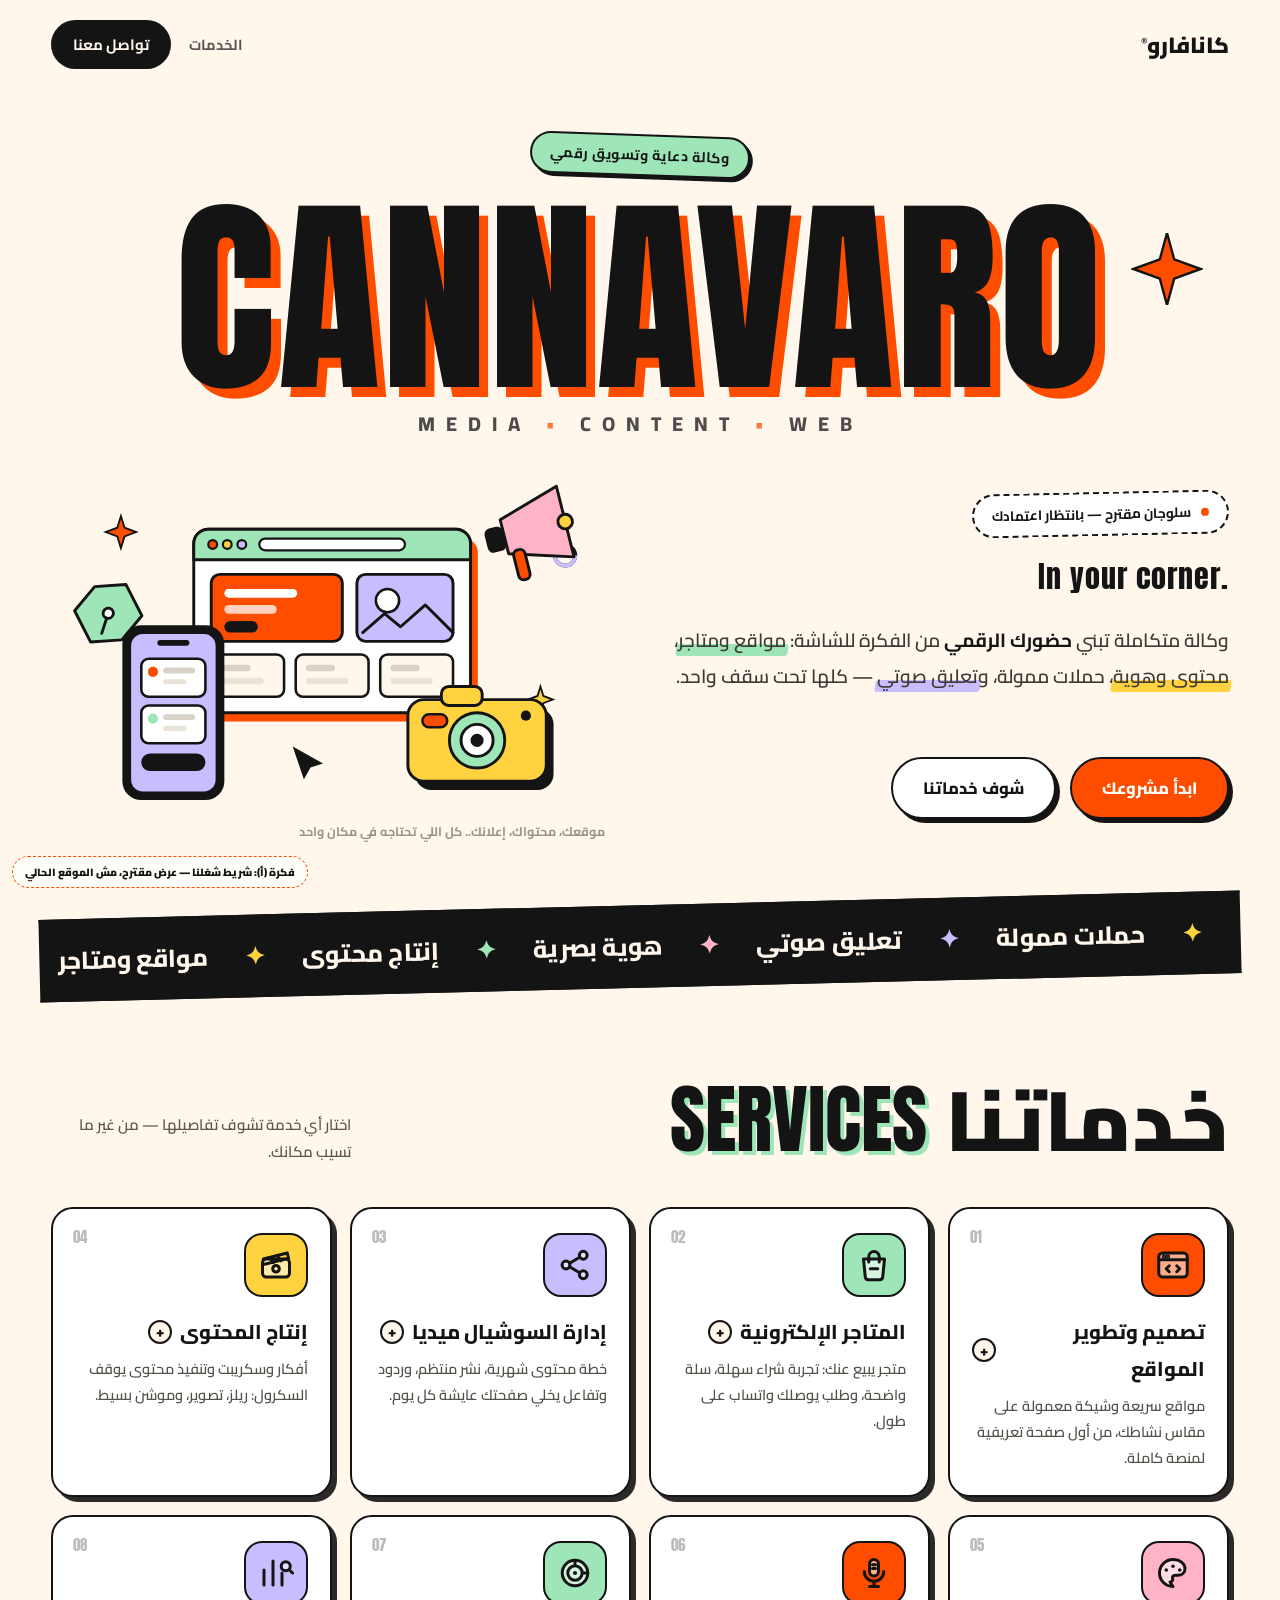
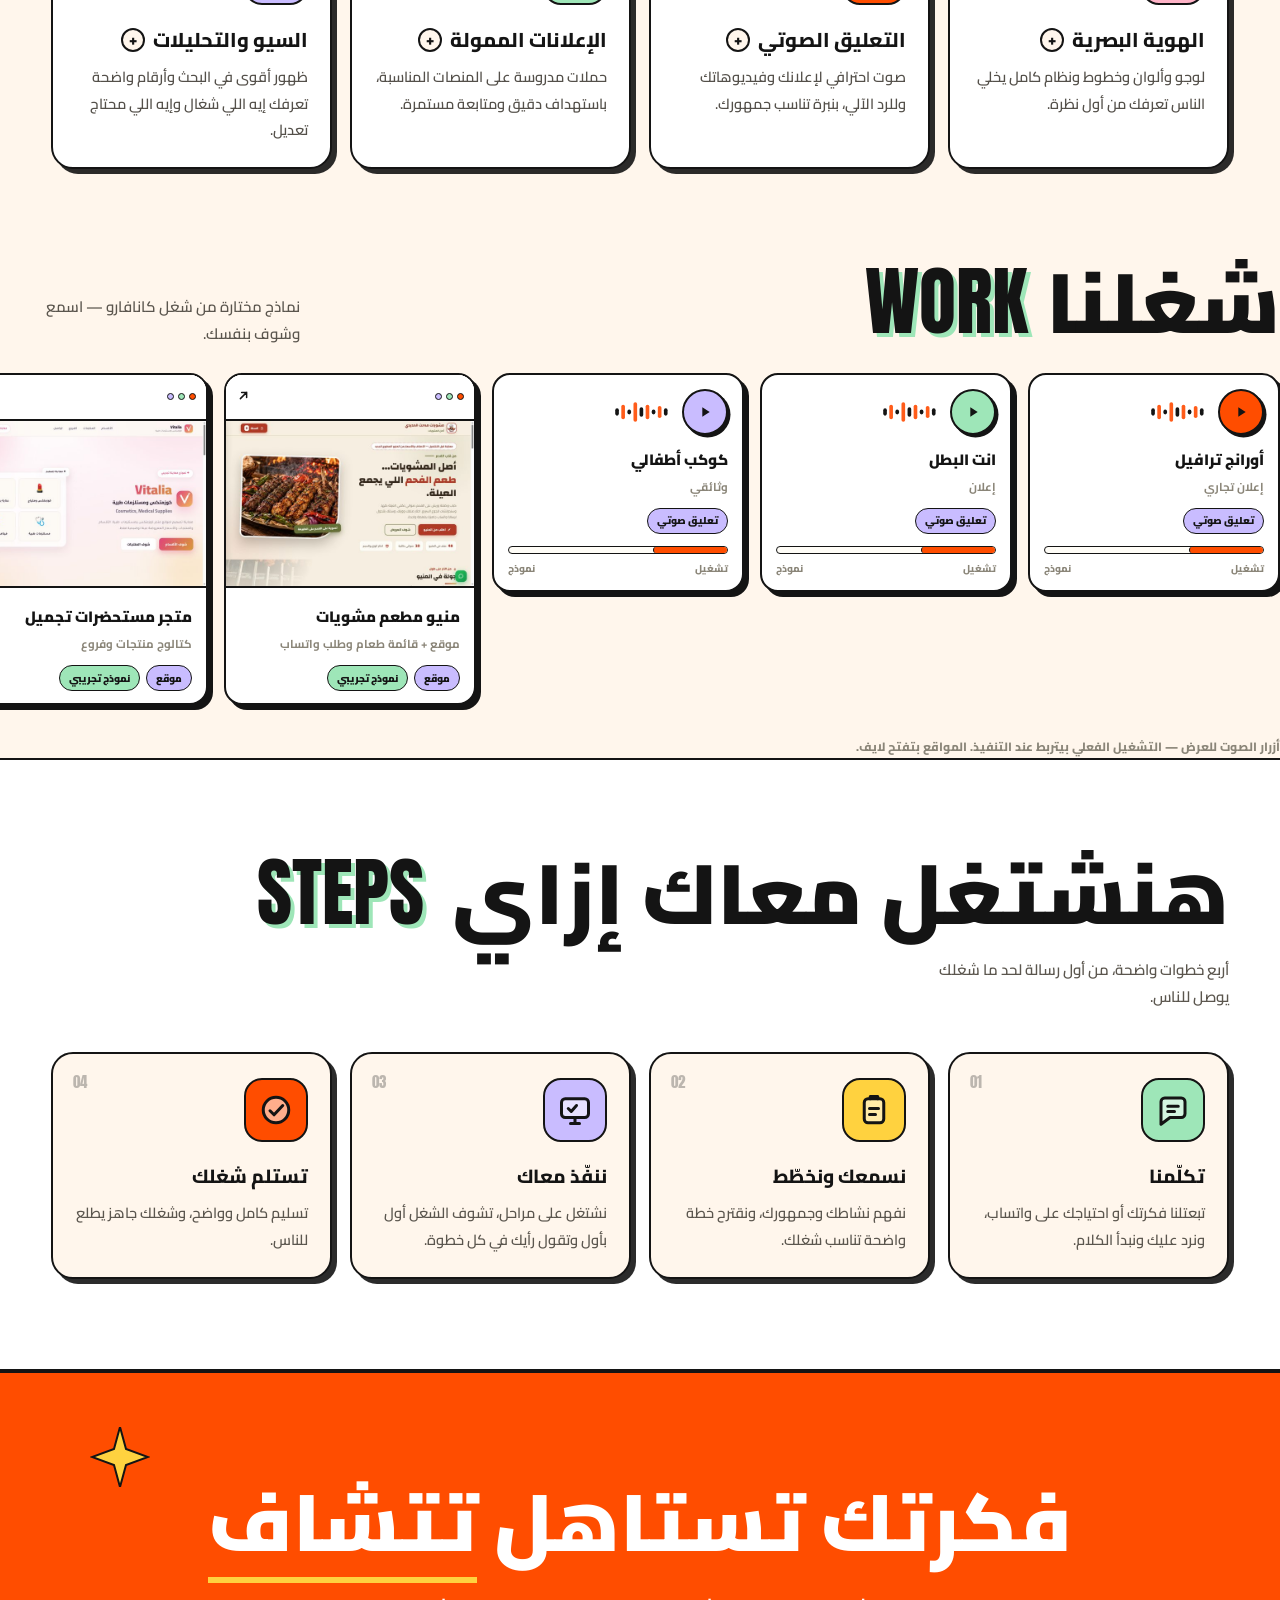
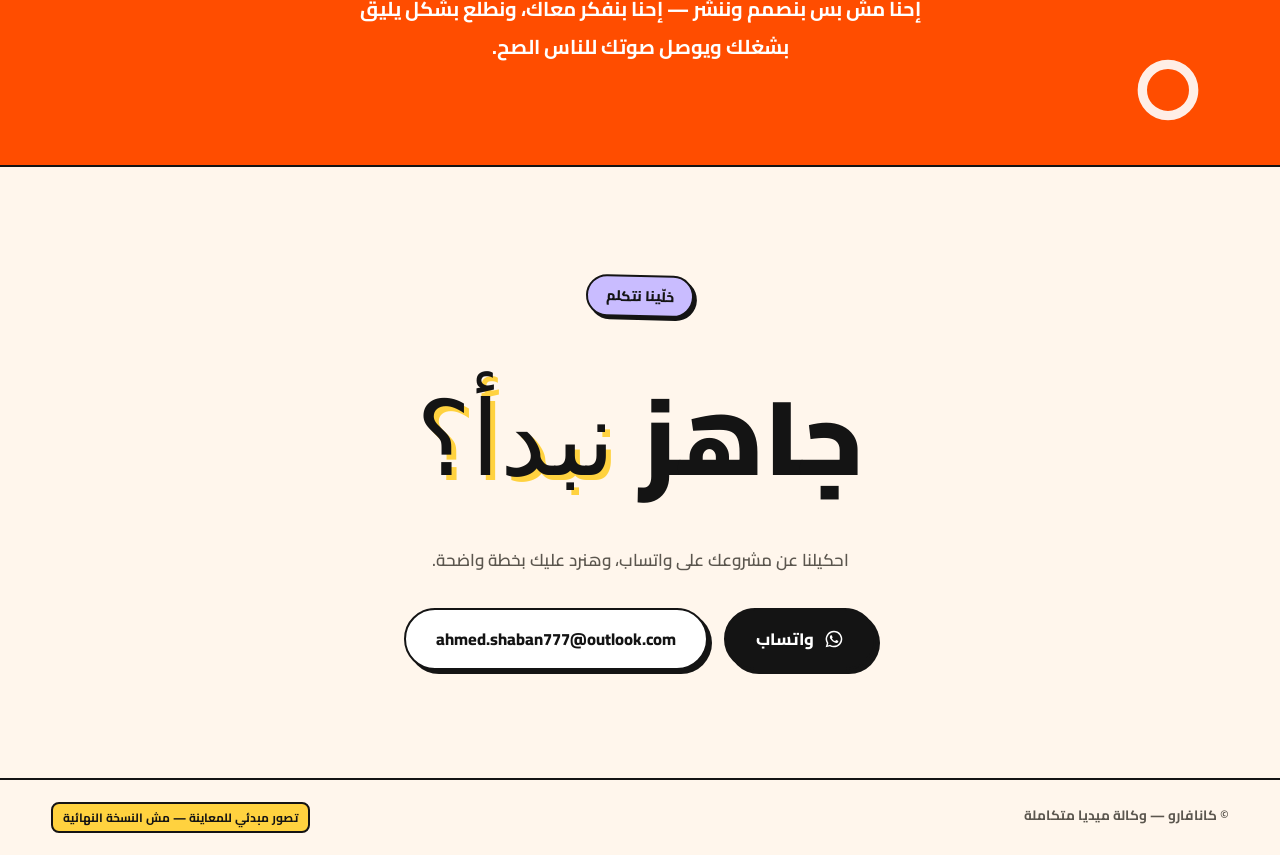
<file: work-a/index.html>
<!DOCTYPE html>
<html lang="ar" dir="rtl">
<head>
<meta charset="UTF-8">
<meta name="viewport" content="width=device-width, initial-scale=1.0">
<title>Cannavaro Media</title>
<link rel="icon" type="image/svg+xml" href="favicon.svg">
<meta name="robots" content="noindex">
  <meta name="description" content="كانافارو — وكالة دعاية وتسويق رقمي: مواقع ومتاجر، محتوى وهوية، حملات ممولة، وتعليق صوتي.">
<meta property="og:type" content="website">
<meta property="og:title" content="Cannavaro Media">
<meta property="og:description" content="وكالة دعاية وتسويق رقمي — مواقع ومتاجر، محتوى وهوية، حملات ممولة، وتعليق صوتي.">
<meta property="og:url" content="https://ahmedshaban777-lgtm.github.io/cannavaro-media/concept-a/">
<meta property="og:image" content="https://ahmedshaban777-lgtm.github.io/cannavaro-media/concept-a/og-image.png">
<meta property="og:image:width" content="1200">
<meta property="og:image:height" content="630">
<meta name="twitter:card" content="summary_large_image">
<link rel="stylesheet" href="fonts/fonts.css?v=2">
<style>
:root{
  --ink:#141414; --cream:#FFF6EC;
  --orange:#FF4D00; --mint:#9EE6B8; --lav:#C9BCFF; --yellow:#FFD23F; --pink:#FFB3C7;
}
*{margin:0;padding:0;box-sizing:border-box}
html{scroll-behavior:smooth}
body{font-family:'Cairo',sans-serif;background:var(--cream);color:var(--ink);overflow-x:hidden}
a{text-decoration:none;color:inherit}
.latin{font-family:'Anton',sans-serif;font-weight:400}

/* ===== NAV ===== */
nav{display:flex;justify-content:space-between;align-items:center;padding:20px clamp(18px,4vw,56px);position:relative;z-index:5}
.nav-side{display:flex;align-items:center;gap:18px}
.nav-svc{font-weight:700;font-size:14.5px;color:var(--ink);opacity:.7}
.nav-svc:hover{opacity:1}
.nav-svc:focus-visible{outline:2.5px solid var(--ink);outline-offset:3px;border-radius:6px}
.nav-brand{font-weight:900;font-size:22px}
.nav-brand sup{font-size:10px;font-weight:700}
.nav-cta{background:var(--ink);color:var(--cream);padding:10px 22px;border-radius:99px;font-weight:700;font-size:15px;transition:background .25s,transform .25s}
.nav-cta:hover{background:var(--orange);transform:translateY(-2px)}

/* ===== HERO ===== */
.hero{padding:clamp(24px,5vh,54px) clamp(18px,4vw,56px) 0;text-align:center;position:relative}
.hero .shape{position:absolute;pointer-events:none;z-index:2}
.hero .star-hero{top:16%;right:6%;width:clamp(40px,6vw,72px);animation:spin 14s linear infinite}
.hero .kicker{display:inline-block;font-weight:700;font-size:14px;letter-spacing:.5px;background:var(--mint);border:2px solid var(--ink);border-radius:99px;padding:6px 18px;box-shadow:3px 3px 0 var(--ink);transform:rotate(2deg)}
.brand{display:block;font-size:clamp(64px,16.5vw,215px);line-height:.95;margin:22px 0 6px;color:var(--ink);text-shadow:.045em .045em 0 var(--orange);letter-spacing:.01em}
.brand-sub{font-size:clamp(12px,2.2vw,20px);letter-spacing:.55em;font-weight:800;color:var(--ink);opacity:.75;margin-bottom:26px}
.brand-sub i{font-style:normal;color:var(--orange)}
.slogan-badge{display:inline-flex;align-items:center;gap:10px;border:2px dashed var(--ink);border-radius:99px;padding:7px 18px;font-size:13.5px;font-weight:700;background:#fff;transform:rotate(-1.2deg)}
.slogan-badge .dot{width:8px;height:8px;border-radius:50%;background:var(--orange);animation:pulse 1.6s infinite}
@keyframes pulse{50%{opacity:.25}}
.slogan-line{margin-top:14px;font-size:clamp(20px,3.4vw,30px);font-weight:900}
.slogan-line .en{font-family:'Anton';letter-spacing:.03em;font-weight:400}
.def{max-width:640px;margin:16px auto 0;font-size:clamp(15.5px,2.4vw,19px);line-height:1.9;color:#3d3a35;font-weight:600}
.def b{color:var(--ink)}
.mark{position:relative;white-space:nowrap}
.mark::before{content:"";position:absolute;inset:auto -2px 2px -2px;height:.62em;z-index:-1;border-radius:3px;transform:skew(-8deg)}
.mark.y::before{background:var(--yellow)}
.mark.m::before{background:var(--mint)}
.mark.l::before{background:var(--lav)}
.hero-ctas{display:flex;gap:14px;justify-content:center;flex-wrap:wrap;margin-top:30px}
.btn{font-weight:800;font-size:16.5px;padding:14px 30px;border-radius:99px;border:2.5px solid var(--ink);transition:transform .22s,box-shadow .22s;box-shadow:4px 4px 0 var(--ink)}
.btn:hover{transform:translate(-2px,-2px);box-shadow:7px 7px 0 var(--ink)}
.btn:active{transform:translate(2px,2px);box-shadow:0 0 0 var(--ink)}
.btn-solid{background:var(--orange);color:#fff}
.btn-ghost{background:#fff;color:var(--ink)}

/* ===== HERO ILLUSTRATION ===== */
.illo{max-width:760px;margin:clamp(36px,6vh,60px) auto 0;position:relative}
.hero-grid{display:grid;grid-template-columns:1.02fr .98fr;grid-template-areas:"text illo" "ctas illo";gap:8px 48px;align-items:center;max-width:1260px;margin:0 auto;text-align:start}
.hero-text{grid-area:text}
.hero-grid .illo{grid-area:illo;margin:0}
.hero-grid .hero-ctas{grid-area:ctas;justify-content:flex-start;margin-top:6px}
.hero-grid .def{margin:16px 0 0}
@media(max-width:900px){
.hero .star-hero{width:32px}
.sec-title .latin{display:block;margin-inline-start:0;margin-top:.18em}
.steps .sec-title{display:flex;flex-direction:column;align-items:flex-start}
.steps .sec-title .latin{order:-1;font-size:.52em;letter-spacing:.06em;margin:0 0 .28em;text-shadow:.07em .07em 0 var(--mint)}
.hero-grid{grid-template-columns:1fr;grid-template-areas:"text" "illo" "ctas";text-align:center}
.hero-grid .hero-ctas{justify-content:center;margin-top:26px}
.hero-grid .def{margin:16px auto 0}
.hero-grid .illo{margin-top:28px}
}
.illo svg{width:100%;height:auto;display:block;overflow:visible}
.f1{animation:float 5s ease-in-out infinite}
.f2{animation:float 6.5s ease-in-out infinite reverse}
.f3{animation:float 7.5s ease-in-out infinite}
.f4{animation:float 5.8s ease-in-out infinite reverse}
@keyframes float{50%{transform:translateY(-10px)}}
.illo-cap{margin-top:10px;font-size:12.5px;font-weight:700;color:#9a938a}

/* ===== MARQUEE ===== */
.marquee{margin-top:clamp(40px,7vh,72px);background:var(--ink);color:var(--cream);overflow:hidden;padding:16px 0;transform:rotate(-1.4deg) scale(1.02);border-top:2.5px solid var(--ink);border-bottom:2.5px solid var(--ink)}
.marquee-track{display:flex;gap:0;width:max-content;animation:mq 22s linear infinite}
.marquee span{font-size:clamp(16px,2.6vw,24px);font-weight:800;padding:0 18px;white-space:nowrap}
.marquee .s1{color:var(--yellow)}.marquee .s2{color:var(--mint)}.marquee .s3{color:var(--pink)}.marquee .s4{color:var(--lav)}
@keyframes mq{to{transform:translateX(-50%)}}

/* ===== SERVICES ===== */
.services{padding:clamp(64px,10vh,110px) clamp(18px,4vw,56px)}
.sec-head{display:flex;align-items:flex-end;justify-content:space-between;gap:18px;flex-wrap:wrap;margin-bottom:42px}
.sec-title{font-size:clamp(40px,7.5vw,84px);font-weight:900;line-height:1.05}
.sec-title .latin{font-size:.9em;text-shadow:.05em .05em 0 var(--mint);margin-inline-start:10px}
.sec-note{max-width:300px;font-weight:600;color:#5b564e;font-size:15px;line-height:1.8}
.svc-grid{display:grid;grid-template-columns:repeat(auto-fit,minmax(280px,1fr));gap:18px}
.svc{background:#fff;border:2.5px solid var(--ink);border-radius:22px;padding:24px 22px;position:relative;transition:transform .25s,box-shadow .25s;box-shadow:5px 5px 0 rgba(20,20,20,.9);cursor:pointer;user-select:none}
.svc:focus-visible{outline:3px solid var(--ink);outline-offset:3px}
.svc:hover{transform:translateY(-5px);box-shadow:8px 8px 0 rgba(20,20,20,.9)}
.svc .num{position:absolute;top:16px;left:20px;font-family:'Anton';font-size:15px;opacity:.28}
.svc .ic{width:64px;height:64px;border-radius:18px;border:2.5px solid var(--ink);display:flex;align-items:center;justify-content:center;margin-bottom:16px;transition:transform .3s}
.svc:hover .ic{transform:rotate(-8deg) scale(1.07)}
.svc .ic svg{width:36px;height:36px}
.c1{background:var(--orange)} .c2{background:var(--mint)} .c3{background:var(--lav)} .c4{background:var(--yellow)} .c5{background:var(--pink)}

/* ===== STEPS ===== */
.steps{padding:clamp(64px,10vh,110px) clamp(18px,4vw,56px);background:#fff;border-top:2.5px solid var(--ink);border-bottom:2.5px solid var(--ink)}
.steps-grid{display:grid;grid-template-columns:repeat(auto-fit,minmax(230px,1fr));gap:18px}
.step{background:var(--cream);border:2.5px solid var(--ink);border-radius:22px;padding:24px 22px;position:relative;box-shadow:5px 5px 0 rgba(20,20,20,.9);transition:transform .25s,box-shadow .25s}
.step:hover{transform:translate(-2px,-2px);box-shadow:7px 7px 0 rgba(20,20,20,.9)}
.step .num{position:absolute;top:16px;left:20px;font-family:'Anton';font-size:15px;opacity:.28}
.step .ic{width:64px;height:64px;border-radius:18px;border:2.5px solid var(--ink);display:flex;align-items:center;justify-content:center;margin-bottom:16px;transition:transform .3s}
.step:hover .ic{transform:rotate(-8deg) scale(1.07)}
.step .ic svg{width:36px;height:36px}
.step h3{font-size:19px;font-weight:800;margin-bottom:6px}
.step p{font-size:14.5px;font-weight:600;color:#5b564e;line-height:1.8}
.svc h3{font-size:20px;font-weight:800;margin-bottom:6px;display:flex;align-items:center;gap:8px}
.svc .plus{flex:none;width:24px;height:24px;border-radius:50%;border:2px solid var(--ink);display:inline-flex;align-items:center;justify-content:center;font-weight:900;font-size:15px;line-height:1;transition:transform .3s,background .3s;background:var(--cream)}
.svc.open .plus{transform:rotate(45deg);background:var(--yellow)}
.svc p{font-size:14.5px;line-height:1.8;color:#54504a;font-weight:600}
.svc .svc-details{max-height:0;overflow:hidden;transition:max-height .45s cubic-bezier(.2,.7,.2,1)}
.svc.open .svc-details{max-height:220px}
.svc .svc-details ul{list-style:none;margin-top:12px;border-top:2px dashed #D8D2C8;padding-top:12px;display:grid;gap:8px}
.svc .svc-details li{font-size:14px;font-weight:700;color:#3d3a35;display:flex;align-items:center;gap:8px}
.svc .svc-details li::before{content:"";flex:none;width:9px;height:9px;border-radius:3px;background:var(--orange);border:1.5px solid var(--ink)}
.svc-cta{display:inline-flex;align-items:center;gap:6px;margin-top:14px;font-size:14px;font-weight:800;color:var(--ink);background:var(--yellow);border:2px solid var(--ink);border-radius:999px;padding:8px 14px;box-shadow:3px 3px 0 var(--ink);transition:transform .15s,box-shadow .15s}
.svc-cta:hover{transform:translate(-1px,-1px);box-shadow:4px 4px 0 var(--ink)}
.svc-cta:focus-visible{outline:3px solid var(--ink);outline-offset:2px}
#toTop{position:fixed;bottom:84px;left:22px;z-index:60;width:52px;height:52px;border-radius:50%;background:var(--orange);color:#fff;border:2.5px solid var(--ink);box-shadow:4px 4px 0 var(--ink);font-size:22px;line-height:1;cursor:pointer;opacity:0;pointer-events:none;transform:translateY(12px);transition:opacity .3s,transform .3s;display:grid;place-items:center}
#toTop.show{opacity:1;pointer-events:auto;transform:none}
#toTop:focus-visible{outline:3px solid var(--ink);outline-offset:3px}
.svc:nth-child(3n) .svc-details li::before{background:var(--mint)}
.svc:nth-child(3n+1) .svc-details li::before{background:var(--lav)}

/* ===== STATEMENT ===== */
.statement{background:var(--orange);color:#fff;text-align:center;padding:clamp(64px,11vh,120px) clamp(18px,4vw,56px);border-top:2.5px solid var(--ink);border-bottom:2.5px solid var(--ink);position:relative;overflow:hidden}
.statement h2{font-size:clamp(36px,7vw,80px);font-weight:900;line-height:1.25}
.statement h2 .u{text-decoration:underline;text-decoration-color:var(--yellow);text-decoration-thickness:6px;text-underline-offset:.32em}
.statement p{margin-top:18px;font-size:clamp(16px,2.6vw,20px);font-weight:700;opacity:1;max-width:580px;margin-inline:auto;line-height:1.9}
.statement .shape{position:absolute;pointer-events:none}
.statement .star2{top:14%;left:7%;width:clamp(36px,5vw,60px);animation:spin 16s linear infinite}
.statement .ring2{bottom:10%;right:6%;width:clamp(40px,6vw,70px);animation:float 5.5s ease-in-out infinite}
@keyframes spin{to{transform:rotate(360deg)}}

/* ===== CONTACT ===== */
.contact{text-align:center;padding:clamp(70px,12vh,130px) clamp(18px,4vw,56px)}
.contact .mini{font-weight:800;font-size:14px;background:var(--lav);border:2px solid var(--ink);border-radius:99px;padding:6px 18px;display:inline-block;box-shadow:3px 3px 0 var(--ink);transform:rotate(1.5deg)}
.contact h2{font-size:clamp(44px,9vw,104px);font-weight:900;margin:22px 0 10px}
.contact h2 .latin{text-shadow:.05em .05em 0 var(--yellow)}
.contact p{color:#5b564e;font-weight:600;font-size:17px;margin-bottom:32px}
.contact .btns{display:flex;gap:16px;justify-content:center;flex-wrap:wrap}
.btn-wa{background:var(--ink);color:#fff;display:inline-flex;align-items:center;gap:10px}
.btn-wa:hover{background:var(--orange)}
.btn-wa svg{width:20px;height:20px}
.btn-mail{background:#fff;color:var(--ink)}

/* ===== FOOTER ===== */
footer{border-top:2.5px solid var(--ink);padding:22px clamp(18px,4vw,56px);display:flex;justify-content:space-between;gap:12px;flex-wrap:wrap;font-size:13.5px;font-weight:700;color:#5b564e}
footer .preview-tag{background:var(--yellow);color:var(--ink);border:2px solid var(--ink);border-radius:8px;padding:2px 10px;font-size:12px}

/* reveal */
.rv{opacity:1;transform:translateY(26px);transition:transform .7s cubic-bezier(.2,.7,.2,1)}
.rv.on{transform:none}

/* mobile steps compaction (last: must override base step rules) */
@media(max-width:900px){
.steps-grid{gap:10px}
.step{padding:14px 14px;border-radius:16px}
.step .num{top:10px;left:14px;font-size:12px}
.step .ic{width:40px;height:40px;border-radius:12px;margin-bottom:8px}
.step .ic svg{width:22px;height:22px}
.step h3{font-size:15.5px;margin-bottom:3px}
.step p{font-size:13px;line-height:1.65}
#toTop{bottom:118px}
}

/* ===== work showcase idea ===== */
.work-sec .sec-head{margin-bottom:18px}
.work-note{font-size:12px;font-weight:800;color:#8a8578;margin-top:10px}
.wk-strip{display:flex;gap:16px;align-items:flex-start;overflow-x:auto;scroll-snap-type:x mandatory;padding:8px 6px 20px;-webkit-overflow-scrolling:touch;scrollbar-width:none}
.wk-strip::-webkit-scrollbar{display:none}
.wk{flex:0 0 252px;scroll-snap-align:start;background:#fff;border:2px solid var(--ink);border-radius:18px;box-shadow:5px 5px 0 var(--ink);overflow:hidden;text-decoration:none;color:inherit;display:block}
.wk-body{padding:14px 14px 12px}
.wk-top{display:flex;align-items:center;gap:12px;margin-bottom:10px}
.wk-play{flex:none;width:46px;height:46px;border-radius:50%;border:2px solid var(--ink);display:grid;place-items:center;box-shadow:2.5px 2.5px 0 var(--ink)}
.wk:nth-child(3n+1) .wk-play{background:var(--orange)}
.wk:nth-child(3n+2) .wk-play{background:var(--mint)}
.wk:nth-child(3n) .wk-play{background:var(--lav)}
.wk h3{font-size:15px;font-weight:900;margin:0 0 2px}
.wk small{display:block;font-size:11.5px;font-weight:700;color:#8a8578}
.wk-frame{background:#FFFDF7;border-bottom:2px solid var(--ink)}
.wk-bar{display:flex;align-items:center;gap:5px;padding:7px 10px;border-bottom:2px solid var(--ink);background:#fff}
.wk-dots{display:flex;gap:4px}
.wk-dots i{width:7px;height:7px;border-radius:50%;border:1.5px solid var(--ink);display:block}
.wk-dots i:nth-child(1){background:var(--orange)}.wk-dots i:nth-child(2){background:var(--mint)}.wk-dots i:nth-child(3){background:var(--lav)}
.wk-frame img{display:block;width:100%;aspect-ratio:3/2;object-fit:cover}
.wk-chips{display:flex;gap:6px;flex-wrap:wrap;margin-top:10px}
.chip{font-size:10px;font-weight:900;border:1.5px solid var(--ink);border-radius:99px;padding:2.5px 9px;background:#fff}
.chip.demo{background:var(--mint)}
.chip.kind{background:var(--lav)}
.wk-link{margin-inline-start:auto}
.wk-go{display:inline-flex;align-items:center;gap:6px;font-size:12px;font-weight:900;margin-top:10px;color:var(--ink)}
.wk-track{margin-top:12px;height:8px;border:1.5px solid var(--ink);border-radius:99px;background:#FFFDF7;position:relative}
.wk-track i{position:absolute;inset-inline-start:0;top:0;bottom:0;width:34%;background:var(--orange);border-radius:99px;border-inline-end:1.5px solid var(--ink)}
.wk-meta{display:flex;justify-content:space-between;font-size:10px;font-weight:800;color:#8a8578;margin-top:5px}
/* featured idea */
.wk-feat{display:grid;grid-template-columns:1.1fr .9fr;background:#fff;border:2px solid var(--ink);border-radius:22px;overflow:hidden;box-shadow:6px 6px 0 var(--ink);margin-bottom:16px}
.wk-feat .wk-frame{border-bottom:none;border-inline-end:2px solid var(--ink)}
.wk-feat .wk-frame img{aspect-ratio:auto;height:100%;min-height:230px}
.wk-feat-body{padding:22px 20px;display:flex;flex-direction:column;justify-content:center;gap:8px}
.wk-feat-body h3{font-size:20px;font-weight:900;margin:0}
.wk-feat-body p{font-size:13.5px;font-weight:700;color:#3d3a35;margin:0;line-height:1.7}
.wk-btn{display:inline-flex;align-items:center;gap:8px;background:var(--orange);border:2px solid var(--ink);border-radius:99px;padding:9px 18px;font-size:13px;font-weight:900;color:var(--ink);text-decoration:none;box-shadow:3px 3px 0 var(--ink);width:fit-content;margin-top:6px}
.wk-minis{display:grid;grid-template-columns:repeat(3,1fr);gap:14px}
.wk-minis .wk{flex:none}
@media (max-width:860px){
  .wk-feat{grid-template-columns:1fr}
  .wk-feat .wk-frame{border-inline-end:none;border-bottom:2px solid var(--ink)}
  .wk-feat .wk-frame img{min-height:0}
  .wk-minis{grid-template-columns:1fr;gap:12px}
}
@media (max-width:640px){.wk{flex-basis:232px}}
</style>
</head>
<body>

<nav>
  <div class="nav-brand">كانافارو<sup>®</sup></div>
  <div class="nav-side"><a class="nav-svc" href="#services">الخدمات</a><a class="nav-cta" href="https://wa.me/201212139929" target="_blank" rel="noopener">تواصل معنا</a></div>
</nav>

<header class="hero">
  <span class="kicker">وكالة دعاية وتسويق رقمي</span>
  <h1 class="brand latin" dir="ltr">CANNAVARO</h1>
  <svg class="shape star-hero" viewBox="0 0 60 60" fill="none"><path d="M30 0l6 22 22 8-22 8-6 22-6-22-22-8 22-8z" fill="#FF4D00" stroke="#141414" stroke-width="2"/></svg>
  <div class="brand-sub" dir="ltr">MEDIA <i>•</i> CONTENT <i>•</i> WEB</div>

  <div class="hero-grid">
  <div class="hero-text">
  <span class="slogan-badge"><span class="dot"></span> سلوجان مقترح — بانتظار اعتمادك</span>
  <div class="slogan-line"><span class="en" dir="ltr">In your corner.</span></div>

  <p class="def">وكالة متكاملة تبني <b>حضورك الرقمي</b> من الفكرة للشاشة: <span class="mark m">مواقع ومتاجر</span>، <span class="mark y">محتوى وهوية</span>، حملات ممولة، و<span class="mark l">تعليق صوتي</span> — كلها تحت سقف واحد.</p>
  </div>

  <!-- bespoke multi-service illustration -->
  <div class="illo rv">
    <svg viewBox="0 0 760 470" fill="none" xmlns="http://www.w3.org/2000/svg" role="img" aria-label="مشهد يجمع تصميم المواقع والتصوير والتصميم والإعلان">
      <!-- sparkles -->
      <g class="f3"><path d="M96 66l5 16 16 6-16 6-5 16-5-16-16-6 16-6z" fill="#FF4D00" stroke="#141414" stroke-width="2.5"/></g>
      <g class="f2"><path d="M672 300l4 13 13 5-13 5-4 13-4-13-13-5 13-5z" fill="#FFD23F" stroke="#141414" stroke-width="2.5"/></g>
      <g class="f1"><circle cx="706" cy="120" r="14" fill="none" stroke="#141414" stroke-width="5"/><circle cx="706" cy="120" r="14" fill="none" stroke="#C9BCFF" stroke-width="5" stroke-dasharray="44 90"/></g>
      <!-- megaphone -->
      <g class="f2" transform="rotate(-14 640 90)">
        <rect x="596" y="74" width="26" height="34" rx="8" fill="#141414"/>
        <path d="M622 66l86-26v100l-86-26z" fill="#FFB3C7" stroke="#141414" stroke-width="4" stroke-linejoin="round"/>
        <rect x="628" y="112" width="16" height="42" rx="7" fill="#FF4D00" stroke="#141414" stroke-width="4"/>
        <circle cx="708" cy="90" r="10" fill="#FFD23F" stroke="#141414" stroke-width="4"/>
      </g>
      <!-- pen nib -->
      <g class="f1" transform="rotate(18 90 200)">
        <path d="M90 158l34 34-16 40-40 16-34-34 16-40z" fill="#9EE6B8" stroke="#141414" stroke-width="4" stroke-linejoin="round"/>
        <circle cx="79" cy="203" r="7" fill="#fff" stroke="#141414" stroke-width="4"/>
        <path d="M79 210v22" stroke="#141414" stroke-width="4" stroke-linecap="round"/>
      </g>
      <!-- browser window -->
      <g class="f4">
        <rect x="206" y="96" width="380" height="252" rx="20" fill="#FF4D00"/>
        <rect x="196" y="84" width="380" height="252" rx="20" fill="#fff" stroke="#141414" stroke-width="4"/>
        <path d="M196 104a20 20 0 0120-20h340a20 20 0 0120 20v22H196z" fill="#9EE6B8" stroke="#141414" stroke-width="4"/>
        <circle cx="222" cy="105" r="6" fill="#FF4D00" stroke="#141414" stroke-width="3"/>
        <circle cx="242" cy="105" r="6" fill="#FFD23F" stroke="#141414" stroke-width="3"/>
        <circle cx="262" cy="105" r="6" fill="#C9BCFF" stroke="#141414" stroke-width="3"/>
        <rect x="286" y="97" width="200" height="16" rx="8" fill="#fff" stroke="#141414" stroke-width="3"/>
        <!-- hero block -->
        <rect x="220" y="146" width="180" height="92" rx="12" fill="#FF4D00" stroke="#141414" stroke-width="4"/>
        <rect x="238" y="166" width="100" height="12" rx="6" fill="#fff"/>
        <rect x="238" y="188" width="72" height="12" rx="6" fill="#fff" opacity=".75"/>
        <rect x="238" y="210" width="46" height="16" rx="8" fill="#141414"/>
        <!-- side image block -->
        <rect x="420" y="146" width="132" height="92" rx="12" fill="#C9BCFF" stroke="#141414" stroke-width="4"/>
        <circle cx="462" cy="182" r="16" fill="#fff" stroke="#141414" stroke-width="3.5"/>
        <path d="M428 226l30-26 22 18 34-30 38 38" stroke="#141414" stroke-width="4" stroke-linecap="round" stroke-linejoin="round" fill="none"/>
        <!-- cards row -->
        <rect x="220" y="256" width="100" height="58" rx="10" fill="#FFF6EC" stroke="#141414" stroke-width="3.5"/>
        <rect x="336" y="256" width="100" height="58" rx="10" fill="#FFF6EC" stroke="#141414" stroke-width="3.5"/>
        <rect x="452" y="256" width="100" height="58" rx="10" fill="#FFF6EC" stroke="#141414" stroke-width="3.5"/>
        <rect x="234" y="270" width="40" height="9" rx="4.5" fill="#D8D2C8"/>
        <rect x="234" y="288" width="58" height="9" rx="4.5" fill="#E8E2D8"/>
        <rect x="350" y="270" width="40" height="9" rx="4.5" fill="#D8D2C8"/>
        <rect x="350" y="288" width="58" height="9" rx="4.5" fill="#E8E2D8"/>
        <rect x="466" y="270" width="40" height="9" rx="4.5" fill="#D8D2C8"/>
        <rect x="466" y="288" width="58" height="9" rx="4.5" fill="#E8E2D8"/>
      </g>
      <!-- smartphone -->
      <g class="f1">
        <rect x="98" y="216" width="140" height="240" rx="26" fill="#141414"/>
        <rect x="110" y="228" width="116" height="216" rx="16" fill="#C9BCFF"/>
        <rect x="146" y="236" width="44" height="8" rx="4" fill="#141414"/>
        <rect x="124" y="262" width="88" height="52" rx="10" fill="#fff" stroke="#141414" stroke-width="3.5"/>
        <circle cx="140" cy="280" r="7" fill="#FF4D00"/>
        <rect x="154" y="274" width="44" height="8" rx="4" fill="#D8D2C8"/>
        <rect x="154" y="290" width="32" height="7" rx="3.5" fill="#E8E2D8"/>
        <rect x="124" y="326" width="88" height="52" rx="10" fill="#fff" stroke="#141414" stroke-width="3.5"/>
        <circle cx="140" cy="344" r="7" fill="#9EE6B8"/>
        <rect x="154" y="338" width="44" height="8" rx="4" fill="#D8D2C8"/>
        <rect x="154" y="354" width="32" height="7" rx="3.5" fill="#E8E2D8"/>
        <rect x="124" y="392" width="88" height="24" rx="12" fill="#141414"/>
      </g>
      <!-- camera -->
      <g class="f2">
        <rect x="500" y="330" width="190" height="112" rx="22" fill="#141414"/>
        <rect x="490" y="318" width="190" height="112" rx="22" fill="#FFD23F" stroke="#141414" stroke-width="4"/>
        <rect x="536" y="300" width="56" height="26" rx="10" fill="#FFD23F" stroke="#141414" stroke-width="4"/>
        <circle cx="585" cy="374" r="38" fill="#9EE6B8" stroke="#141414" stroke-width="4"/>
        <circle cx="585" cy="374" r="22" fill="#fff" stroke="#141414" stroke-width="4"/>
        <circle cx="585" cy="374" r="9" fill="#141414"/>
        <rect x="510" y="338" width="34" height="18" rx="9" fill="#FF4D00" stroke="#141414" stroke-width="3.5"/>
        <circle cx="652" cy="340" r="7" fill="#141414"/>
      </g>
      <!-- cursor -->
      <g class="f3"><path d="M330 380l46 26-19 6-10 18z" fill="#141414" stroke="#FFF6EC" stroke-width="2"/></g>
    </svg>
    <div class="illo-cap">موقعك، محتواك، إعلانك.. كل اللي تحتاجه في مكان واحد</div>
  </div>

  <div class="hero-ctas">
    <a class="btn btn-solid" href="https://wa.me/201212139929" target="_blank" rel="noopener">ابدأ مشروعك</a>
    <a class="btn btn-ghost" href="#services">شوف خدماتنا</a>
  </div>
  </div>

  <div class="marquee" dir="ltr">
    <div class="marquee-track">
      <span>مواقع ومتاجر</span><span class="s1">✦</span><span>إنتاج محتوى</span><span class="s2">✦</span><span>هوية بصرية</span><span class="s3">✦</span><span>تعليق صوتي</span><span class="s4">✦</span><span>حملات ممولة</span><span class="s1">✦</span><span>سوشيال ميديا</span><span class="s2">✦</span><span>سيو وتحليلات</span><span class="s3">✦</span>
      <span>مواقع ومتاجر</span><span class="s4">✦</span><span>إنتاج محتوى</span><span class="s1">✦</span><span>هوية بصرية</span><span class="s2">✦</span><span>تعليق صوتي</span><span class="s3">✦</span><span>حملات ممولة</span><span class="s4">✦</span><span>سوشيال ميديا</span><span class="s1">✦</span><span>سيو وتحليلات</span><span class="s2">✦</span>
    </div>
  </div>
</header>

<section class="services" id="services">
  <div class="sec-head rv">
    <h2 class="sec-title">خدماتنا <span class="latin" dir="ltr">SERVICES</span></h2>
    <p class="sec-note">اختار أي خدمة تشوف تفاصيلها — من غير ما تسيب مكانك.</p>
  </div>
  <div class="svc-grid">

    <div class="svc rv" tabindex="0">
      <span class="num">01</span>
      <div class="ic c1"><svg viewBox="0 0 24 24" fill="none" stroke="#141414" stroke-width="2" stroke-linecap="round" stroke-linejoin="round"><rect x="2.5" y="4" width="19" height="16" rx="2.5" fill="rgba(255,255,255,.55)"/><path d="M2.5 8.5h19"/><circle cx="6" cy="6.3" r=".5" fill="#141414"/><circle cx="8.6" cy="6.3" r=".5" fill="#141414"/><path d="M9.5 12.5L7.5 14.5l2 2M14.5 12.5l2 2-2 2"/></svg></div>
      <h3>تصميم وتطوير المواقع <span class="plus">+</span></h3>
      <p>مواقع سريعة وشيكة معمولة على مقاس نشاطك، من أول صفحة تعريفية لمنصة كاملة.</p>
      <div class="svc-details"><ul>
        <li>صفحات تعريفية ومنصات كاملة</li>
        <li>ربط واتساب ونماذج طلب مباشرة</li>
        <li>سرعة وتجربة موبايل ممتازة</li>
      </ul><a class="svc-cta" target="_blank" rel="noopener">اطلب الخدمة دي ←</a></div>
    </div>

    <div class="svc rv" tabindex="0">
      <span class="num">02</span>
      <div class="ic c2"><svg viewBox="0 0 24 24" fill="none" stroke="#141414" stroke-width="2" stroke-linecap="round" stroke-linejoin="round"><path d="M5 8h14l-1.2 12a2 2 0 01-2 1.8H8.2a2 2 0 01-2-1.8L5 8z" fill="rgba(255,255,255,.55)"/><path d="M8.5 10V6.5a3.5 3.5 0 017 0V10"/><path d="M9.5 14.5h5"/></svg></div>
      <h3>المتاجر الإلكترونية <span class="plus">+</span></h3>
      <p>متجر يبيع عنك: تجربة شراء سهلة، سلة واضحة، وطلب يوصلك واتساب على طول.</p>
      <div class="svc-details"><ul>
        <li>عرض منتجات وسلة شراء سلسة</li>
        <li>طلب يوصلك واتساب مباشرة</li>
        <li>لوحة تحكم بسيطة لمنتجاتك</li>
      </ul><a class="svc-cta" target="_blank" rel="noopener">اطلب الخدمة دي ←</a></div>
    </div>

    <div class="svc rv" tabindex="0">
      <span class="num">03</span>
      <div class="ic c3"><svg viewBox="0 0 24 24" fill="none" stroke="#141414" stroke-width="2" stroke-linecap="round" stroke-linejoin="round"><circle cx="6" cy="12" r="2.6" fill="rgba(255,255,255,.55)"/><circle cx="17.5" cy="5.5" r="2.6" fill="rgba(255,255,255,.55)"/><circle cx="17.5" cy="18.5" r="2.6" fill="rgba(255,255,255,.55)"/><path d="M8.4 10.8l6.7-4M8.4 13.2l6.7 4"/></svg></div>
      <h3>إدارة السوشيال ميديا <span class="plus">+</span></h3>
      <p>خطة محتوى شهرية، نشر منتظم، وردود وتفاعل يخلي صفحتك عايشة كل يوم.</p>
      <div class="svc-details"><ul>
        <li>خطة محتوى شهرية مرتبة</li>
        <li>تصميم ونشر منتظم</li>
        <li>متابعة رسايل وتفاعل</li>
      </ul><a class="svc-cta" target="_blank" rel="noopener">اطلب الخدمة دي ←</a></div>
    </div>

    <div class="svc rv" tabindex="0">
      <span class="num">04</span>
      <div class="ic c4"><svg viewBox="0 0 24 24" fill="none" stroke="#141414" stroke-width="2" stroke-linecap="round" stroke-linejoin="round"><rect x="3" y="8" width="18" height="12" rx="2.5" fill="rgba(255,255,255,.55)"/><path d="M3.5 8l16-4 .9 3.6L4.4 11.5"/><path d="M8 7.2l2.2 3.2M13 6l2.2 3.2"/><circle cx="12" cy="14.5" r="2.2"/></svg></div>
      <h3>إنتاج المحتوى <span class="plus">+</span></h3>
      <p>أفكار وسكريبت وتنفيذ محتوى يوقف السكرول: ريلز، تصوير، وموشن بسيط.</p>
      <div class="svc-details"><ul>
        <li>أفكار وسكريبت لكل منصة</li>
        <li>تصوير ومونتاج ريلز</li>
        <li>موشن جرافيك بسيط</li>
      </ul><a class="svc-cta" target="_blank" rel="noopener">اطلب الخدمة دي ←</a></div>
    </div>

    <div class="svc rv" tabindex="0">
      <span class="num">05</span>
      <div class="ic c5"><svg viewBox="0 0 24 24" fill="none" stroke="#141414" stroke-width="2" stroke-linecap="round" stroke-linejoin="round"><path d="M12 21a9 9 0 110-18c4.5 0 8 2.6 8 6.2 0 2.9-2.4 4.3-4.6 4.3h-2c-1.3 0-2.1 1-1.7 2.1.5 1.3-.5 2.4-1.7 2.4z" fill="rgba(255,255,255,.55)"/><circle cx="7.5" cy="10" r="1.2" fill="#141414" stroke="none"/><circle cx="12" cy="7.5" r="1.2" fill="#141414" stroke="none"/><circle cx="16.5" cy="10" r="1.2" fill="#141414" stroke="none"/></svg></div>
      <h3>الهوية البصرية <span class="plus">+</span></h3>
      <p>لوجو وألوان وخطوط ونظام كامل يخلي الناس تعرفك من أول نظرة.</p>
      <div class="svc-details"><ul>
        <li>لوجو وألوان وخطوط</li>
        <li>دليل استخدام الهوية</li>
        <li>قوالب سوشيال جاهزة</li>
      </ul><a class="svc-cta" target="_blank" rel="noopener">اطلب الخدمة دي ←</a></div>
    </div>

    <div class="svc rv" tabindex="0">
      <span class="num">06</span>
      <div class="ic c1"><svg viewBox="0 0 24 24" fill="none" stroke="#141414" stroke-width="2" stroke-linecap="round" stroke-linejoin="round"><rect x="9" y="3" width="6" height="11" rx="3" fill="rgba(255,255,255,.55)"/><path d="M5.5 11a6.5 6.5 0 0013 0"/><path d="M12 17.5V21M9 21h6"/><path d="M11 6.5h2M11 9h2"/></svg></div>
      <h3>التعليق الصوتي <span class="plus">+</span></h3>
      <p>صوت احترافي لإعلانك وفيديوهاتك وللرد الآلي، بنبرة تناسب جمهورك.</p>
      <div class="svc-details"><ul>
        <li>إعلانات وفيديوهات تعريفية</li>
        <li>رد آلي IVR ورسائل صوتية</li>
        <li>معالجة وتنقية احترافية</li>
      </ul><a class="svc-cta" target="_blank" rel="noopener">اطلب الخدمة دي ←</a></div>
    </div>

    <div class="svc rv" tabindex="0">
      <span class="num">07</span>
      <div class="ic c2"><svg viewBox="0 0 24 24" fill="none" stroke="#141414" stroke-width="2" stroke-linecap="round" stroke-linejoin="round"><circle cx="12" cy="12" r="8.5" fill="rgba(255,255,255,.55)"/><circle cx="12" cy="12" r="4.8"/><circle cx="12" cy="12" r="1.4" fill="#141414" stroke="none"/><path d="M12 3.5V6M20.5 12H18"/></svg></div>
      <h3>الإعلانات الممولة <span class="plus">+</span></h3>
      <p>حملات مدروسة على المنصات المناسبة، باستهداف دقيق ومتابعة مستمرة.</p>
      <div class="svc-details"><ul>
        <li>فيسبوك وإنستجرام وتيك توك</li>
        <li>استهداف وإعادة استهداف</li>
        <li>تقارير أداء مفهومة</li>
      </ul><a class="svc-cta" target="_blank" rel="noopener">اطلب الخدمة دي ←</a></div>
    </div>

    <div class="svc rv" tabindex="0">
      <span class="num">08</span>
      <div class="ic c3"><svg viewBox="0 0 24 24" fill="none" stroke="#141414" stroke-width="2" stroke-linecap="round" stroke-linejoin="round"><path d="M4 20V10M10 20V4M16 20v-8"/><circle cx="18.5" cy="7.5" r="3" fill="rgba(255,255,255,.55)"/><path d="M20.8 9.8L23 12"/></svg></div>
      <h3>السيو والتحليلات <span class="plus">+</span></h3>
      <p>ظهور أقوى في البحث وأرقام واضحة تعرفك إيه اللي شغال وإيه اللي محتاج تعديل.</p>
      <div class="svc-details"><ul>
        <li>كلمات مفتاحية مدروسة</li>
        <li>تحسين الصفحات والسرعة</li>
        <li>تقارير شهرية واضحة</li>
      </ul><a class="svc-cta" target="_blank" rel="noopener">اطلب الخدمة دي ←</a></div>
    </div>

  </div>
</section>
<section class="work-sec" id="work">
  <div class="sec-head">
    <h2 class="sec-title">شغلنا <span class="latin" dir="ltr">WORK</span></h2>
    <p class="sec-note">نماذج مختارة من شغل كانافارو — اسمع وشوف بنفسك.</p>
  </div>
<div class="wk-strip"><div class="wk "><div class="wk-body"><div class="wk-top"><span class="wk-play"><svg width="16" height="16" viewBox="0 0 24 24" fill="#141414"><path d="M8 5v14l11-7z"/></svg></span><svg width="56" height="26" viewBox="0 0 46 20"><rect x="1" y="7" width="3" height="6" rx="1.5" fill="#141414"/><rect x="6" y="4" width="3" height="12" rx="1.5" fill="#FF5C1A"/><rect x="11" y="8" width="3" height="4" rx="1.5" fill="#141414"/><rect x="16" y="2" width="3" height="16" rx="1.5" fill="#FF5C1A"/><rect x="21" y="6" width="3" height="8" rx="1.5" fill="#141414"/><rect x="26" y="4" width="3" height="12" rx="1.5" fill="#FF5C1A"/><rect x="31" y="8" width="3" height="4" rx="1.5" fill="#141414"/><rect x="36" y="5" width="3" height="10" rx="1.5" fill="#FF5C1A"/><rect x="41" y="7" width="3" height="6" rx="1.5" fill="#141414"/></svg></div>
      <h3>أورانج ترافيل</h3><small>إعلان تجاري</small>
      <div class="wk-chips"><span class="chip kind">تعليق صوتي</span></div><div class="wk-track"><i></i></div><div class="wk-meta"><span>تشغيل</span><span>نموذج</span></div></div></div><div class="wk "><div class="wk-body"><div class="wk-top"><span class="wk-play"><svg width="16" height="16" viewBox="0 0 24 24" fill="#141414"><path d="M8 5v14l11-7z"/></svg></span><svg width="56" height="26" viewBox="0 0 46 20"><rect x="1" y="7" width="3" height="6" rx="1.5" fill="#141414"/><rect x="6" y="4" width="3" height="12" rx="1.5" fill="#FF5C1A"/><rect x="11" y="8" width="3" height="4" rx="1.5" fill="#141414"/><rect x="16" y="2" width="3" height="16" rx="1.5" fill="#FF5C1A"/><rect x="21" y="6" width="3" height="8" rx="1.5" fill="#141414"/><rect x="26" y="4" width="3" height="12" rx="1.5" fill="#FF5C1A"/><rect x="31" y="8" width="3" height="4" rx="1.5" fill="#141414"/><rect x="36" y="5" width="3" height="10" rx="1.5" fill="#FF5C1A"/><rect x="41" y="7" width="3" height="6" rx="1.5" fill="#141414"/></svg></div>
      <h3>انت البطل</h3><small>إعلان</small>
      <div class="wk-chips"><span class="chip kind">تعليق صوتي</span></div><div class="wk-track"><i></i></div><div class="wk-meta"><span>تشغيل</span><span>نموذج</span></div></div></div><div class="wk "><div class="wk-body"><div class="wk-top"><span class="wk-play"><svg width="16" height="16" viewBox="0 0 24 24" fill="#141414"><path d="M8 5v14l11-7z"/></svg></span><svg width="56" height="26" viewBox="0 0 46 20"><rect x="1" y="7" width="3" height="6" rx="1.5" fill="#141414"/><rect x="6" y="4" width="3" height="12" rx="1.5" fill="#FF5C1A"/><rect x="11" y="8" width="3" height="4" rx="1.5" fill="#141414"/><rect x="16" y="2" width="3" height="16" rx="1.5" fill="#FF5C1A"/><rect x="21" y="6" width="3" height="8" rx="1.5" fill="#141414"/><rect x="26" y="4" width="3" height="12" rx="1.5" fill="#FF5C1A"/><rect x="31" y="8" width="3" height="4" rx="1.5" fill="#141414"/><rect x="36" y="5" width="3" height="10" rx="1.5" fill="#FF5C1A"/><rect x="41" y="7" width="3" height="6" rx="1.5" fill="#141414"/></svg></div>
      <h3>كوكب أطفالي</h3><small>وثائقي</small>
      <div class="wk-chips"><span class="chip kind">تعليق صوتي</span></div><div class="wk-track"><i></i></div><div class="wk-meta"><span>تشغيل</span><span>نموذج</span></div></div></div><a class="wk " href="https://ahmedshaban777-lgtm.github.io/nabd-demos/grills-v6/" target="_blank" rel="noopener"><div class="wk-frame"><div class="wk-bar"><span class="wk-dots"><i></i><i></i><i></i></span><span class="wk-link"><svg width="15" height="15" viewBox="0 0 24 24" fill="none" stroke="#141414" stroke-width="2.4" stroke-linecap="round"><path d="M7 17L17 7M9 7h8v8"/></svg></span></div><img src="img/grills.jpg" alt="منيو مطعم مشويات" loading="lazy"></div>
      <div class="wk-body"><h3>منيو مطعم مشويات</h3><small>موقع + قائمة طعام وطلب واتساب</small>
      <div class="wk-chips"><span class="chip kind">موقع</span><span class="chip demo">نموذج تجريبي</span></div></div></a><a class="wk " href="https://ahmedshaban777-lgtm.github.io/vitalia-demo/" target="_blank" rel="noopener"><div class="wk-frame"><div class="wk-bar"><span class="wk-dots"><i></i><i></i><i></i></span><span class="wk-link"><svg width="15" height="15" viewBox="0 0 24 24" fill="none" stroke="#141414" stroke-width="2.4" stroke-linecap="round"><path d="M7 17L17 7M9 7h8v8"/></svg></span></div><img src="img/vitalia.jpg" alt="متجر مستحضرات تجميل" loading="lazy"></div>
      <div class="wk-body"><h3>متجر مستحضرات تجميل</h3><small>كتالوج منتجات وفروع</small>
      <div class="wk-chips"><span class="chip kind">موقع</span><span class="chip demo">نموذج تجريبي</span></div></div></a></div><p class="work-note">أزرار الصوت للعرض — التشغيل الفعلي بيتربط عند التنفيذ. المواقع بتفتح لايف.</p></section>

<section class="steps rv">
  <div class="sec-head">
    <h2 class="sec-title">هنشتغل معاك إزاي <span class="latin">STEPS</span></h2>
    <p class="sec-note">أربع خطوات واضحة، من أول رسالة لحد ما شغلك يوصل للناس.</p>
  </div>
  <div class="steps-grid">

    <div class="step">
      <span class="num">01</span>
      <div class="ic c2"><svg viewBox="0 0 24 24" fill="none" stroke="#141414" stroke-width="2" stroke-linecap="round" stroke-linejoin="round"><path d="M4 6.5A2.5 2.5 0 016.5 4h11A2.5 2.5 0 0120 6.5v8a2.5 2.5 0 01-2.5 2.5H10l-6 4.5V6.5z" fill="rgba(255,255,255,.55)"/><path d="M8.5 9.5h7M8.5 13h4.5"/></svg></div>
      <h3>تكلّمنا</h3>
      <p>تبعتلنا فكرتك أو احتياجك على واتساب، ونرد عليك ونبدأ الكلام.</p>
    </div>

    <div class="step">
      <span class="num">02</span>
      <div class="ic c4"><svg viewBox="0 0 24 24" fill="none" stroke="#141414" stroke-width="2" stroke-linecap="round" stroke-linejoin="round"><rect x="5.5" y="4.5" width="13" height="16" rx="2.5" fill="rgba(255,255,255,.55)"/><path d="M9.5 4.5V3h5v1.5M9 11h6M9 15h4"/></svg></div>
      <h3>نسمعك ونخطّط</h3>
      <p>نفهم نشاطك وجمهورك، ونقترح خطة واضحة تناسب شغلك.</p>
    </div>

    <div class="step">
      <span class="num">03</span>
      <div class="ic c3"><svg viewBox="0 0 24 24" fill="none" stroke="#141414" stroke-width="2" stroke-linecap="round" stroke-linejoin="round"><rect x="3" y="4.5" width="18" height="12.5" rx="2.5" fill="rgba(255,255,255,.55)"/><path d="M9 21h6M12 17v4M7.5 11l2 2 3.5-4"/></svg></div>
      <h3>ننفّذ معاك</h3>
      <p>نشتغل على مراحل، تشوف الشغل أول بأول وتقول رأيك في كل خطوة.</p>
    </div>

    <div class="step">
      <span class="num">04</span>
      <div class="ic c1"><svg viewBox="0 0 24 24" fill="none" stroke="#141414" stroke-width="2" stroke-linecap="round" stroke-linejoin="round"><circle cx="12" cy="12" r="8.5" fill="rgba(255,255,255,.55)"/><path d="M8 12.5l2.7 2.7L16.5 9"/></svg></div>
      <h3>تستلم شغلك</h3>
      <p>تسليم كامل وواضح، وشغلك جاهز يطلع للناس.</p>
    </div>

  </div>
</section>

<section class="statement rv">
  <svg class="shape star2" viewBox="0 0 60 60" fill="none"><path d="M30 0l6 22 22 8-22 8-6 22-6-22-22-8 22-8z" fill="#FFD23F" stroke="#141414" stroke-width="2"/></svg>
  <svg class="shape ring2" viewBox="0 0 60 60" fill="none"><circle cx="30" cy="30" r="22" stroke="#fff" stroke-width="8" opacity=".9"/></svg>
  <h2>فكرتك تستاهل <span class="u">تتشاف</span></h2>
  <p>إحنا مش بس بنصمم وننشر — إحنا بنفكر معاك، ونطلع بشكل يليق بشغلك ويوصل صوتك للناس الصح.</p>
</section>

<section class="contact rv" id="contact">
  <span class="mini">خلّينا نتكلم</span>
  <h2>جاهز <span class="latin" dir="ltr">نبدأ؟</span></h2>
  <p>احكيلنا عن مشروعك على واتساب، وهنرد عليك بخطة واضحة.</p>
  <div class="btns">
    <a class="btn btn-wa" href="https://wa.me/201212139929" target="_blank" rel="noopener">
      <svg viewBox="0 0 24 24" fill="currentColor"><path d="M12 2a10 10 0 00-8.6 15.1L2 22l5-1.3A10 10 0 1012 2zm0 18.2a8.2 8.2 0 01-4.2-1.1l-.3-.2-3 .8.8-2.9-.2-.3A8.2 8.2 0 1112 20.2zm4.5-6.1c-.2-.1-1.5-.7-1.7-.8-.2-.1-.4-.1-.5.1l-.8 1c-.1.2-.3.2-.5.1a6.7 6.7 0 01-3.3-2.9c-.3-.4.2-.4.6-1.3.1-.2 0-.4 0-.5l-.8-1.8c-.2-.5-.4-.4-.5-.4h-.5c-.2 0-.5.1-.7.3-.9.9-1.1 2.2-.2 3.9a11.6 11.6 0 004.5 4.2c1.7.8 2.4.9 3.2.7.5-.1 1.5-.6 1.7-1.2.2-.6.2-1.1.1-1.2 0-.1-.2-.2-.6-.2z"/></svg>
      واتساب
    </a>
    <a class="btn btn-mail" href="mailto:ahmed.shaban777@outlook.com">ahmed.shaban777@outlook.com</a>
  </div>
</section>

<footer>
  <span>© كانافارو — وكالة ميديا متكاملة</span>
  <span class="preview-tag">تصور مبدئي للمعاينة — مش النسخة النهائية</span>
</footer>

<button id="toTop" aria-label="ارجع لفوق" title="ارجع لفوق">↑</button>
<script>
const io=new IntersectionObserver(es=>es.forEach(e=>{if(e.isIntersecting){e.target.classList.add('on');io.unobserve(e.target)}}),{threshold:.12});
document.querySelectorAll('.rv').forEach(el=>io.observe(el));
document.querySelectorAll('.svc').forEach(card=>{
  card.setAttribute('role','button');
  card.setAttribute('tabindex','0');
  card.setAttribute('aria-expanded','false');
  const t=()=>{const o=card.classList.toggle('open');card.setAttribute('aria-expanded',o?'true':'false')};
  card.addEventListener('click',t);
  card.addEventListener('keydown',e=>{if(e.key==='Enter'||e.key===' '){e.preventDefault();t()}});
  const name=card.querySelector('h3').childNodes[0].textContent.trim();
  const cta=card.querySelector('.svc-cta');
  if(cta){cta.href='https://wa.me/201212139929?text='+encodeURIComponent('أهلًا كانافارو، مهتم بخدمة «'+name+'» وعايز أعرف تفاصيل أكتر.');cta.addEventListener('click',e=>e.stopPropagation())}
});
const toTop=document.getElementById('toTop');
addEventListener('scroll',()=>toTop.classList.toggle('show',scrollY>500),{passive:true});
toTop.addEventListener('click',()=>scrollTo({top:0,behavior:'smooth'}));
</script>
<div class="demo-ribbon" style="position:fixed;bottom:12px;inset-inline-end:12px;z-index:1200;background:#FFFDF7;border:1.5px dashed var(--orange);border-radius:99px;padding:5px 12px;font-size:10.5px;font-weight:900">فكرة (أ): شريط شغلنا — عرض مقترح، مش الموقع الحالي</div>
</body>
</html>
</file>
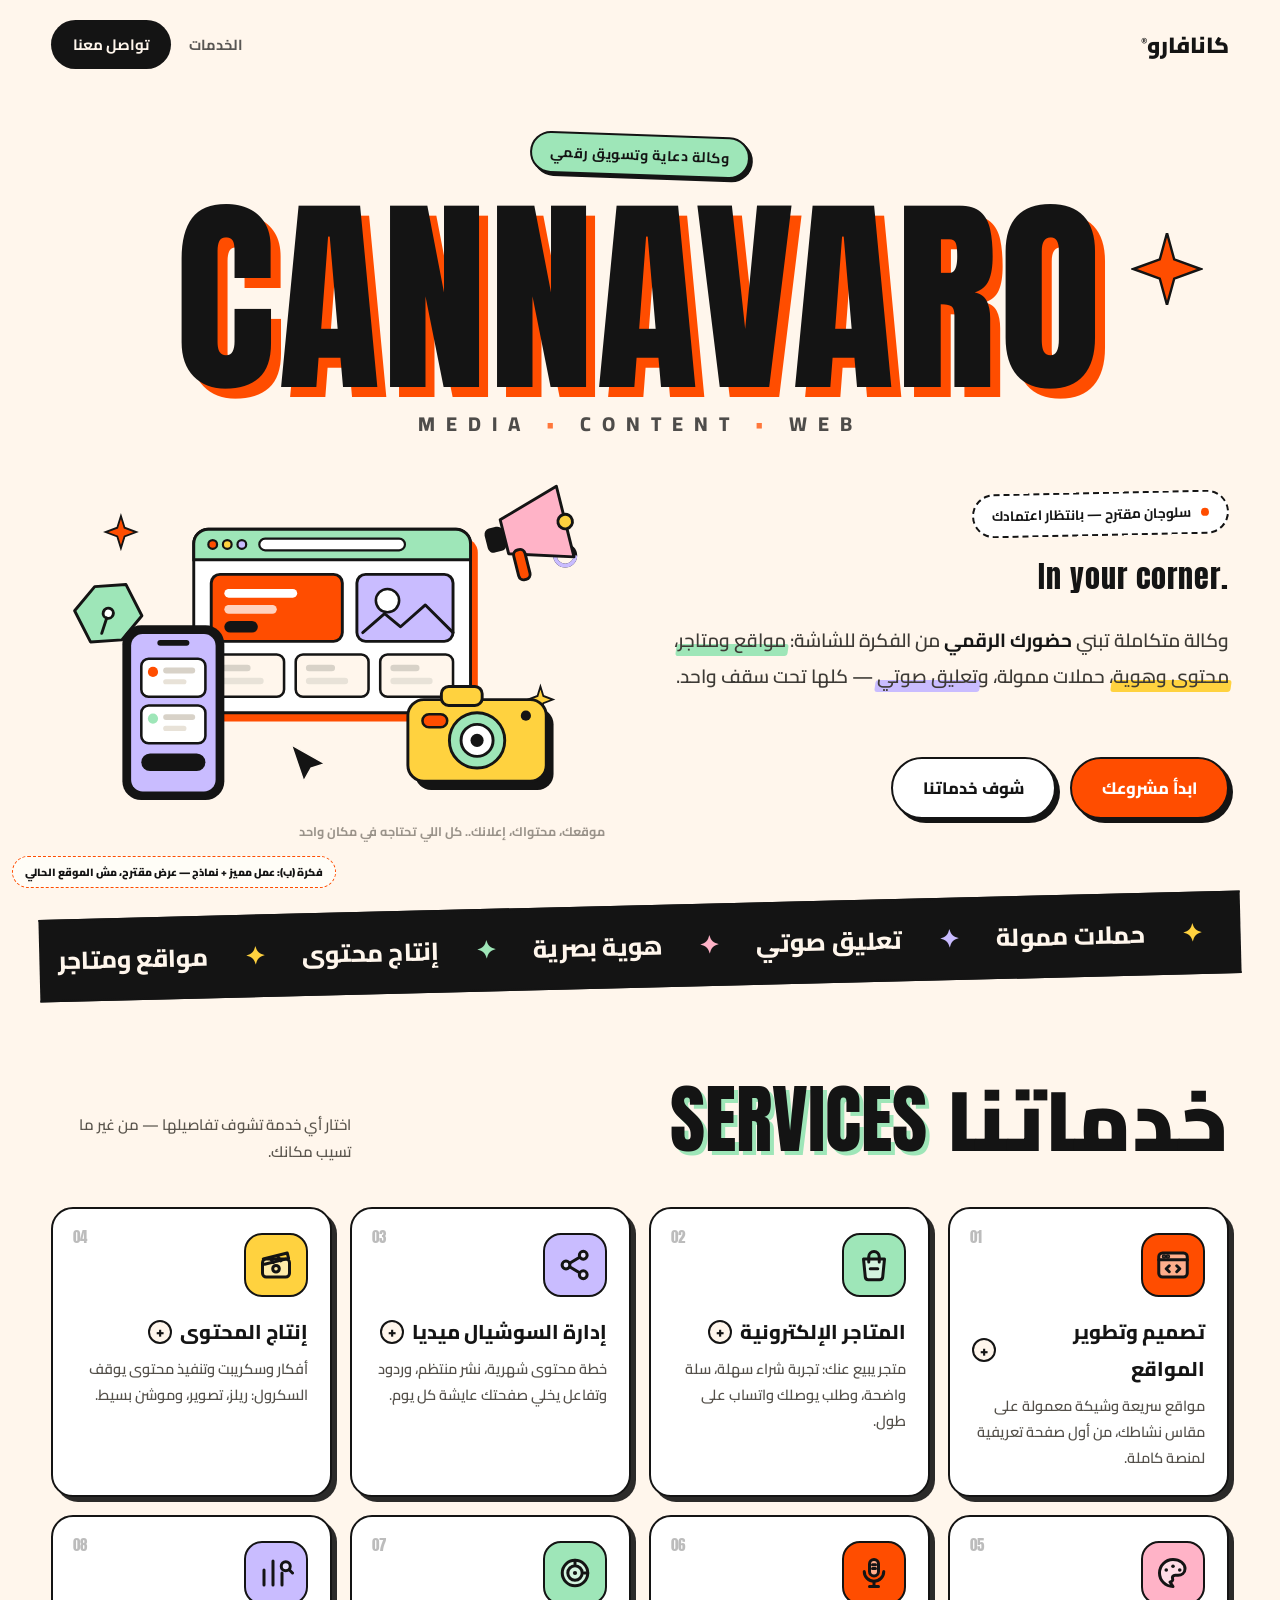
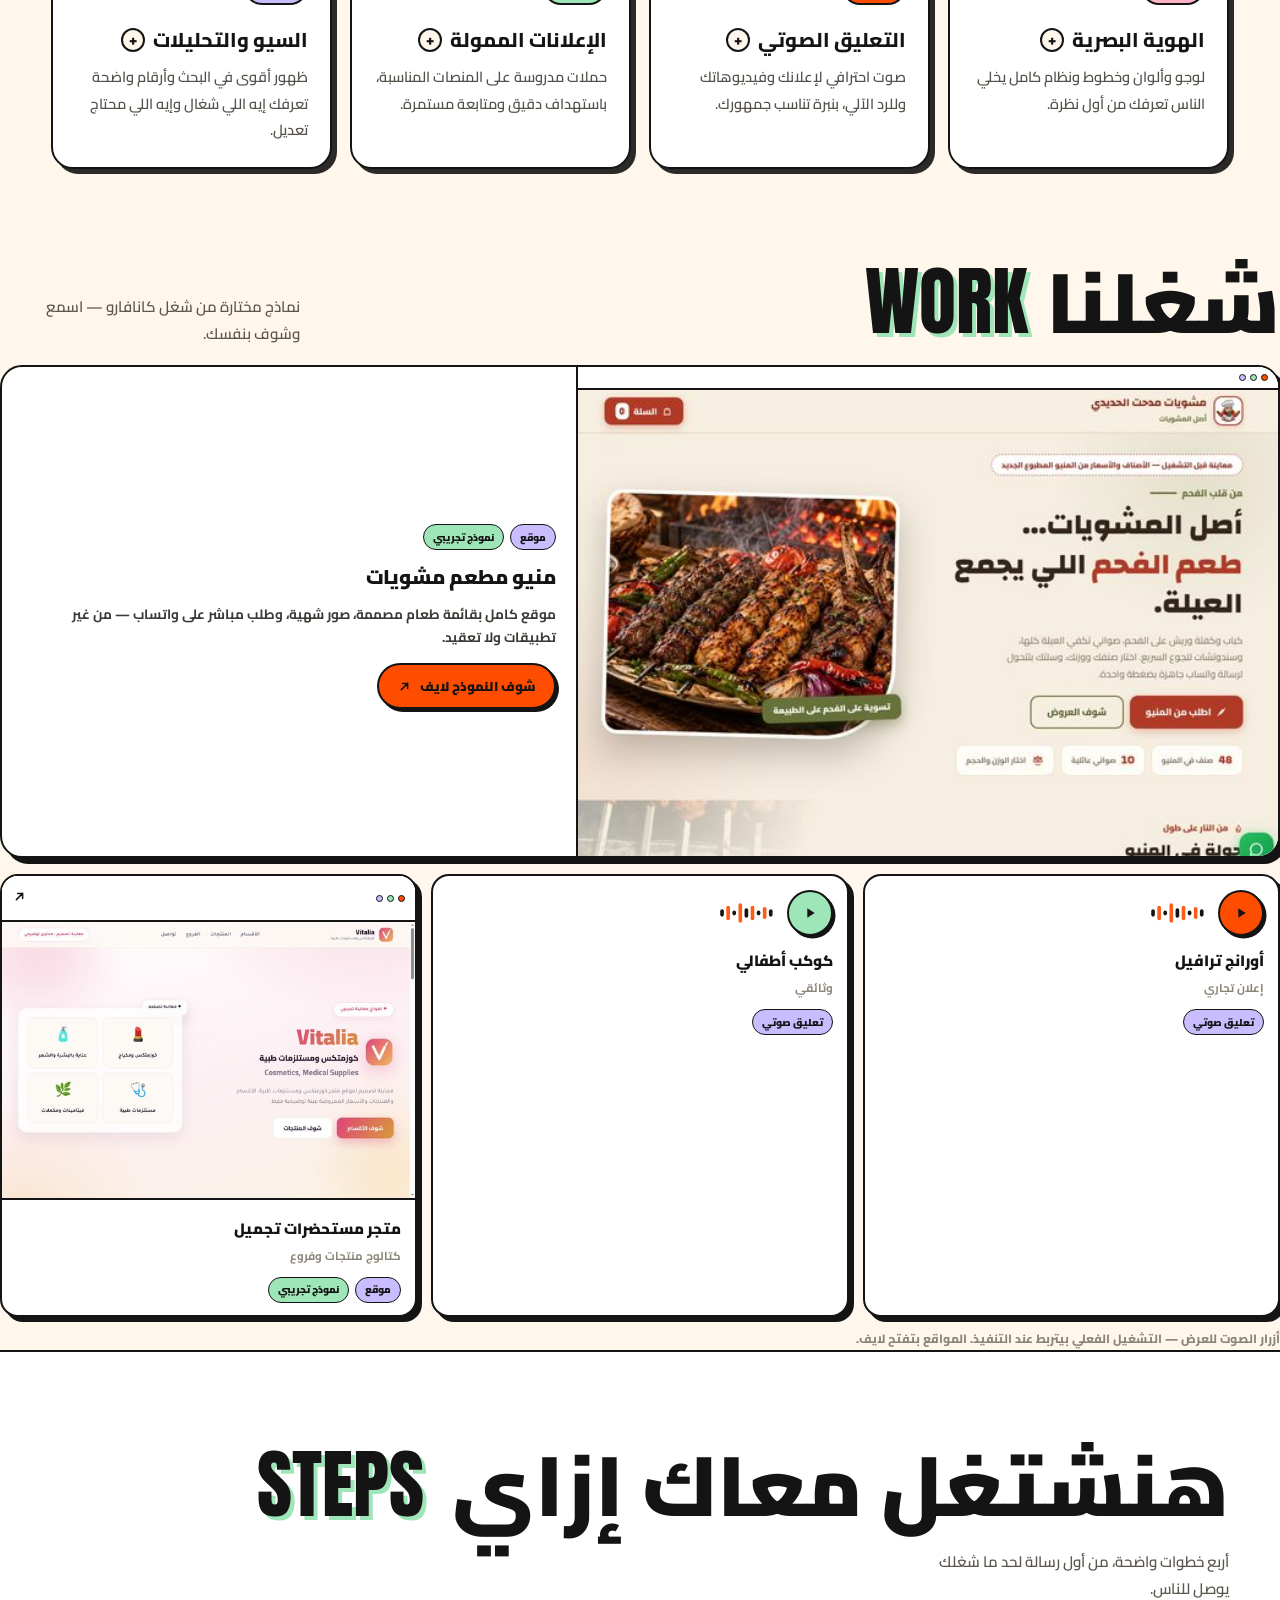
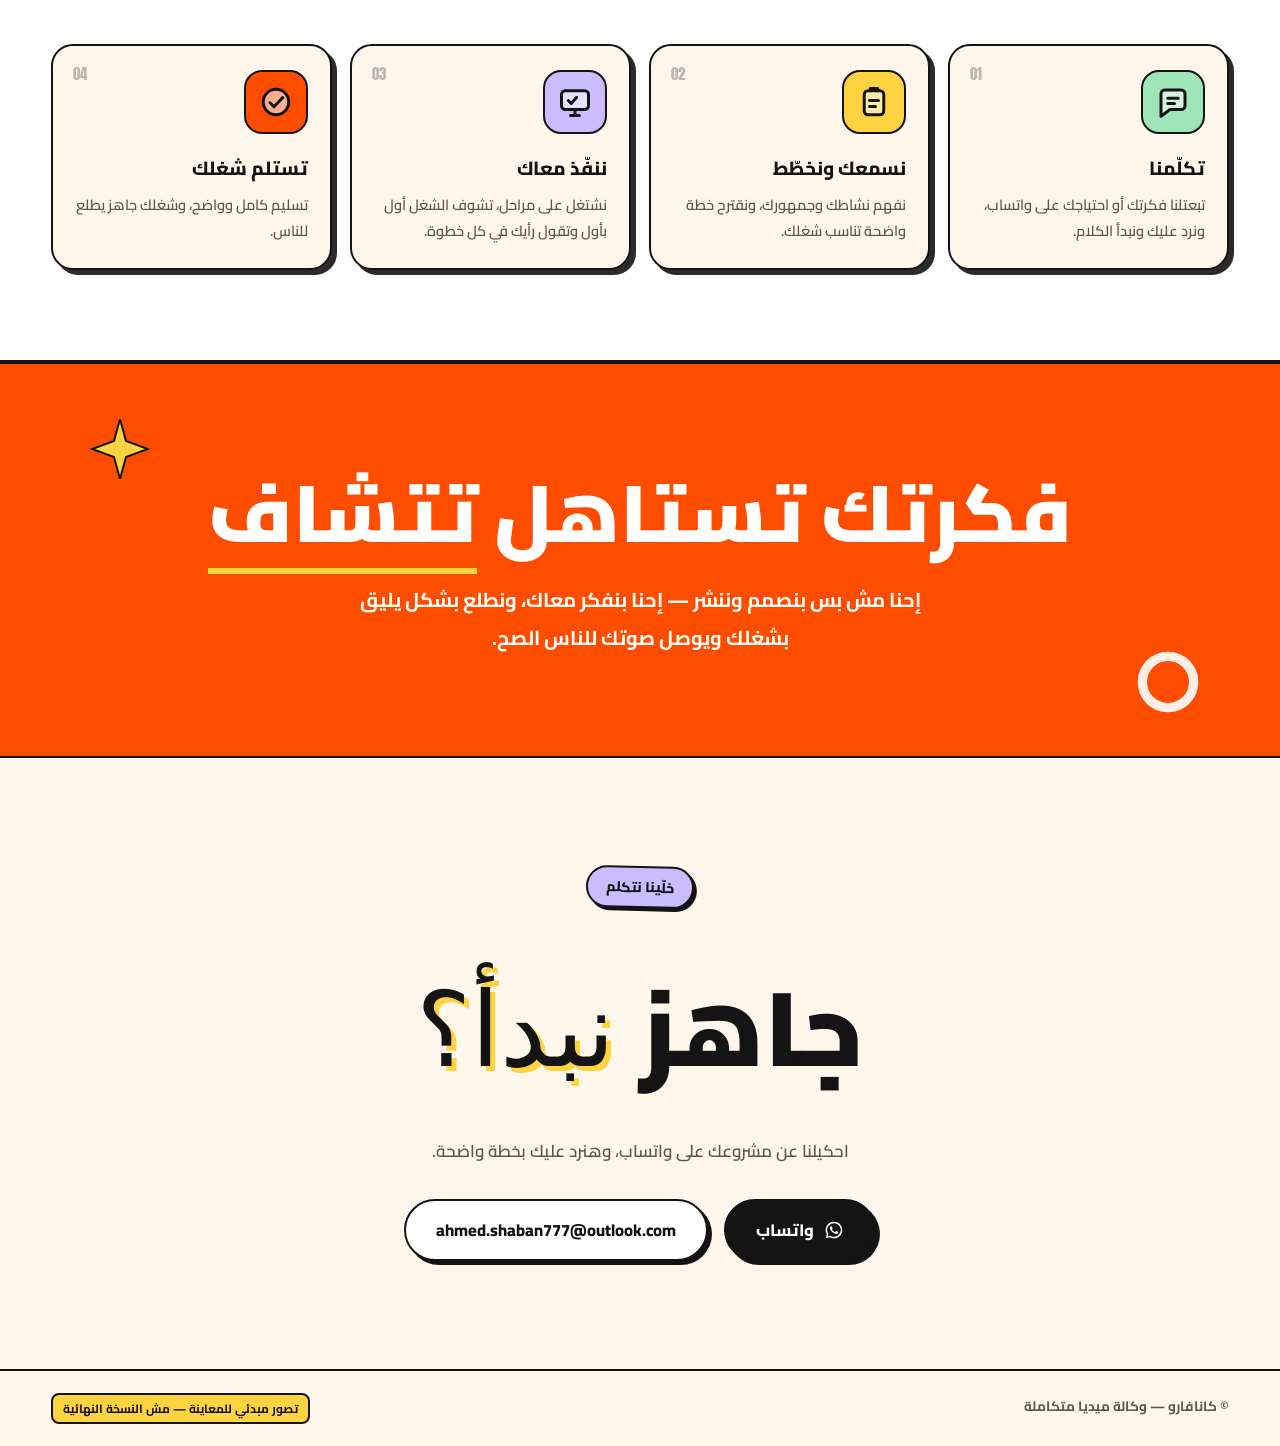
<file: work-b/index.html>
<!DOCTYPE html>
<html lang="ar" dir="rtl">
<head>
<meta charset="UTF-8">
<meta name="viewport" content="width=device-width, initial-scale=1.0">
<title>Cannavaro Media</title>
<link rel="icon" type="image/svg+xml" href="favicon.svg">
<meta name="robots" content="noindex">
  <meta name="description" content="كانافارو — وكالة دعاية وتسويق رقمي: مواقع ومتاجر، محتوى وهوية، حملات ممولة، وتعليق صوتي.">
<meta property="og:type" content="website">
<meta property="og:title" content="Cannavaro Media">
<meta property="og:description" content="وكالة دعاية وتسويق رقمي — مواقع ومتاجر، محتوى وهوية، حملات ممولة، وتعليق صوتي.">
<meta property="og:url" content="https://ahmedshaban777-lgtm.github.io/cannavaro-media/concept-a/">
<meta property="og:image" content="https://ahmedshaban777-lgtm.github.io/cannavaro-media/concept-a/og-image.png">
<meta property="og:image:width" content="1200">
<meta property="og:image:height" content="630">
<meta name="twitter:card" content="summary_large_image">
<link rel="stylesheet" href="fonts/fonts.css?v=2">
<style>
:root{
  --ink:#141414; --cream:#FFF6EC;
  --orange:#FF4D00; --mint:#9EE6B8; --lav:#C9BCFF; --yellow:#FFD23F; --pink:#FFB3C7;
}
*{margin:0;padding:0;box-sizing:border-box}
html{scroll-behavior:smooth}
body{font-family:'Cairo',sans-serif;background:var(--cream);color:var(--ink);overflow-x:hidden}
a{text-decoration:none;color:inherit}
.latin{font-family:'Anton',sans-serif;font-weight:400}

/* ===== NAV ===== */
nav{display:flex;justify-content:space-between;align-items:center;padding:20px clamp(18px,4vw,56px);position:relative;z-index:5}
.nav-side{display:flex;align-items:center;gap:18px}
.nav-svc{font-weight:700;font-size:14.5px;color:var(--ink);opacity:.7}
.nav-svc:hover{opacity:1}
.nav-svc:focus-visible{outline:2.5px solid var(--ink);outline-offset:3px;border-radius:6px}
.nav-brand{font-weight:900;font-size:22px}
.nav-brand sup{font-size:10px;font-weight:700}
.nav-cta{background:var(--ink);color:var(--cream);padding:10px 22px;border-radius:99px;font-weight:700;font-size:15px;transition:background .25s,transform .25s}
.nav-cta:hover{background:var(--orange);transform:translateY(-2px)}

/* ===== HERO ===== */
.hero{padding:clamp(24px,5vh,54px) clamp(18px,4vw,56px) 0;text-align:center;position:relative}
.hero .shape{position:absolute;pointer-events:none;z-index:2}
.hero .star-hero{top:16%;right:6%;width:clamp(40px,6vw,72px);animation:spin 14s linear infinite}
.hero .kicker{display:inline-block;font-weight:700;font-size:14px;letter-spacing:.5px;background:var(--mint);border:2px solid var(--ink);border-radius:99px;padding:6px 18px;box-shadow:3px 3px 0 var(--ink);transform:rotate(2deg)}
.brand{display:block;font-size:clamp(64px,16.5vw,215px);line-height:.95;margin:22px 0 6px;color:var(--ink);text-shadow:.045em .045em 0 var(--orange);letter-spacing:.01em}
.brand-sub{font-size:clamp(12px,2.2vw,20px);letter-spacing:.55em;font-weight:800;color:var(--ink);opacity:.75;margin-bottom:26px}
.brand-sub i{font-style:normal;color:var(--orange)}
.slogan-badge{display:inline-flex;align-items:center;gap:10px;border:2px dashed var(--ink);border-radius:99px;padding:7px 18px;font-size:13.5px;font-weight:700;background:#fff;transform:rotate(-1.2deg)}
.slogan-badge .dot{width:8px;height:8px;border-radius:50%;background:var(--orange);animation:pulse 1.6s infinite}
@keyframes pulse{50%{opacity:.25}}
.slogan-line{margin-top:14px;font-size:clamp(20px,3.4vw,30px);font-weight:900}
.slogan-line .en{font-family:'Anton';letter-spacing:.03em;font-weight:400}
.def{max-width:640px;margin:16px auto 0;font-size:clamp(15.5px,2.4vw,19px);line-height:1.9;color:#3d3a35;font-weight:600}
.def b{color:var(--ink)}
.mark{position:relative;white-space:nowrap}
.mark::before{content:"";position:absolute;inset:auto -2px 2px -2px;height:.62em;z-index:-1;border-radius:3px;transform:skew(-8deg)}
.mark.y::before{background:var(--yellow)}
.mark.m::before{background:var(--mint)}
.mark.l::before{background:var(--lav)}
.hero-ctas{display:flex;gap:14px;justify-content:center;flex-wrap:wrap;margin-top:30px}
.btn{font-weight:800;font-size:16.5px;padding:14px 30px;border-radius:99px;border:2.5px solid var(--ink);transition:transform .22s,box-shadow .22s;box-shadow:4px 4px 0 var(--ink)}
.btn:hover{transform:translate(-2px,-2px);box-shadow:7px 7px 0 var(--ink)}
.btn:active{transform:translate(2px,2px);box-shadow:0 0 0 var(--ink)}
.btn-solid{background:var(--orange);color:#fff}
.btn-ghost{background:#fff;color:var(--ink)}

/* ===== HERO ILLUSTRATION ===== */
.illo{max-width:760px;margin:clamp(36px,6vh,60px) auto 0;position:relative}
.hero-grid{display:grid;grid-template-columns:1.02fr .98fr;grid-template-areas:"text illo" "ctas illo";gap:8px 48px;align-items:center;max-width:1260px;margin:0 auto;text-align:start}
.hero-text{grid-area:text}
.hero-grid .illo{grid-area:illo;margin:0}
.hero-grid .hero-ctas{grid-area:ctas;justify-content:flex-start;margin-top:6px}
.hero-grid .def{margin:16px 0 0}
@media(max-width:900px){
.hero .star-hero{width:32px}
.sec-title .latin{display:block;margin-inline-start:0;margin-top:.18em}
.steps .sec-title{display:flex;flex-direction:column;align-items:flex-start}
.steps .sec-title .latin{order:-1;font-size:.52em;letter-spacing:.06em;margin:0 0 .28em;text-shadow:.07em .07em 0 var(--mint)}
.hero-grid{grid-template-columns:1fr;grid-template-areas:"text" "illo" "ctas";text-align:center}
.hero-grid .hero-ctas{justify-content:center;margin-top:26px}
.hero-grid .def{margin:16px auto 0}
.hero-grid .illo{margin-top:28px}
}
.illo svg{width:100%;height:auto;display:block;overflow:visible}
.f1{animation:float 5s ease-in-out infinite}
.f2{animation:float 6.5s ease-in-out infinite reverse}
.f3{animation:float 7.5s ease-in-out infinite}
.f4{animation:float 5.8s ease-in-out infinite reverse}
@keyframes float{50%{transform:translateY(-10px)}}
.illo-cap{margin-top:10px;font-size:12.5px;font-weight:700;color:#9a938a}

/* ===== MARQUEE ===== */
.marquee{margin-top:clamp(40px,7vh,72px);background:var(--ink);color:var(--cream);overflow:hidden;padding:16px 0;transform:rotate(-1.4deg) scale(1.02);border-top:2.5px solid var(--ink);border-bottom:2.5px solid var(--ink)}
.marquee-track{display:flex;gap:0;width:max-content;animation:mq 22s linear infinite}
.marquee span{font-size:clamp(16px,2.6vw,24px);font-weight:800;padding:0 18px;white-space:nowrap}
.marquee .s1{color:var(--yellow)}.marquee .s2{color:var(--mint)}.marquee .s3{color:var(--pink)}.marquee .s4{color:var(--lav)}
@keyframes mq{to{transform:translateX(-50%)}}

/* ===== SERVICES ===== */
.services{padding:clamp(64px,10vh,110px) clamp(18px,4vw,56px)}
.sec-head{display:flex;align-items:flex-end;justify-content:space-between;gap:18px;flex-wrap:wrap;margin-bottom:42px}
.sec-title{font-size:clamp(40px,7.5vw,84px);font-weight:900;line-height:1.05}
.sec-title .latin{font-size:.9em;text-shadow:.05em .05em 0 var(--mint);margin-inline-start:10px}
.sec-note{max-width:300px;font-weight:600;color:#5b564e;font-size:15px;line-height:1.8}
.svc-grid{display:grid;grid-template-columns:repeat(auto-fit,minmax(280px,1fr));gap:18px}
.svc{background:#fff;border:2.5px solid var(--ink);border-radius:22px;padding:24px 22px;position:relative;transition:transform .25s,box-shadow .25s;box-shadow:5px 5px 0 rgba(20,20,20,.9);cursor:pointer;user-select:none}
.svc:focus-visible{outline:3px solid var(--ink);outline-offset:3px}
.svc:hover{transform:translateY(-5px);box-shadow:8px 8px 0 rgba(20,20,20,.9)}
.svc .num{position:absolute;top:16px;left:20px;font-family:'Anton';font-size:15px;opacity:.28}
.svc .ic{width:64px;height:64px;border-radius:18px;border:2.5px solid var(--ink);display:flex;align-items:center;justify-content:center;margin-bottom:16px;transition:transform .3s}
.svc:hover .ic{transform:rotate(-8deg) scale(1.07)}
.svc .ic svg{width:36px;height:36px}
.c1{background:var(--orange)} .c2{background:var(--mint)} .c3{background:var(--lav)} .c4{background:var(--yellow)} .c5{background:var(--pink)}

/* ===== STEPS ===== */
.steps{padding:clamp(64px,10vh,110px) clamp(18px,4vw,56px);background:#fff;border-top:2.5px solid var(--ink);border-bottom:2.5px solid var(--ink)}
.steps-grid{display:grid;grid-template-columns:repeat(auto-fit,minmax(230px,1fr));gap:18px}
.step{background:var(--cream);border:2.5px solid var(--ink);border-radius:22px;padding:24px 22px;position:relative;box-shadow:5px 5px 0 rgba(20,20,20,.9);transition:transform .25s,box-shadow .25s}
.step:hover{transform:translate(-2px,-2px);box-shadow:7px 7px 0 rgba(20,20,20,.9)}
.step .num{position:absolute;top:16px;left:20px;font-family:'Anton';font-size:15px;opacity:.28}
.step .ic{width:64px;height:64px;border-radius:18px;border:2.5px solid var(--ink);display:flex;align-items:center;justify-content:center;margin-bottom:16px;transition:transform .3s}
.step:hover .ic{transform:rotate(-8deg) scale(1.07)}
.step .ic svg{width:36px;height:36px}
.step h3{font-size:19px;font-weight:800;margin-bottom:6px}
.step p{font-size:14.5px;font-weight:600;color:#5b564e;line-height:1.8}
.svc h3{font-size:20px;font-weight:800;margin-bottom:6px;display:flex;align-items:center;gap:8px}
.svc .plus{flex:none;width:24px;height:24px;border-radius:50%;border:2px solid var(--ink);display:inline-flex;align-items:center;justify-content:center;font-weight:900;font-size:15px;line-height:1;transition:transform .3s,background .3s;background:var(--cream)}
.svc.open .plus{transform:rotate(45deg);background:var(--yellow)}
.svc p{font-size:14.5px;line-height:1.8;color:#54504a;font-weight:600}
.svc .svc-details{max-height:0;overflow:hidden;transition:max-height .45s cubic-bezier(.2,.7,.2,1)}
.svc.open .svc-details{max-height:220px}
.svc .svc-details ul{list-style:none;margin-top:12px;border-top:2px dashed #D8D2C8;padding-top:12px;display:grid;gap:8px}
.svc .svc-details li{font-size:14px;font-weight:700;color:#3d3a35;display:flex;align-items:center;gap:8px}
.svc .svc-details li::before{content:"";flex:none;width:9px;height:9px;border-radius:3px;background:var(--orange);border:1.5px solid var(--ink)}
.svc-cta{display:inline-flex;align-items:center;gap:6px;margin-top:14px;font-size:14px;font-weight:800;color:var(--ink);background:var(--yellow);border:2px solid var(--ink);border-radius:999px;padding:8px 14px;box-shadow:3px 3px 0 var(--ink);transition:transform .15s,box-shadow .15s}
.svc-cta:hover{transform:translate(-1px,-1px);box-shadow:4px 4px 0 var(--ink)}
.svc-cta:focus-visible{outline:3px solid var(--ink);outline-offset:2px}
#toTop{position:fixed;bottom:84px;left:22px;z-index:60;width:52px;height:52px;border-radius:50%;background:var(--orange);color:#fff;border:2.5px solid var(--ink);box-shadow:4px 4px 0 var(--ink);font-size:22px;line-height:1;cursor:pointer;opacity:0;pointer-events:none;transform:translateY(12px);transition:opacity .3s,transform .3s;display:grid;place-items:center}
#toTop.show{opacity:1;pointer-events:auto;transform:none}
#toTop:focus-visible{outline:3px solid var(--ink);outline-offset:3px}
.svc:nth-child(3n) .svc-details li::before{background:var(--mint)}
.svc:nth-child(3n+1) .svc-details li::before{background:var(--lav)}

/* ===== STATEMENT ===== */
.statement{background:var(--orange);color:#fff;text-align:center;padding:clamp(64px,11vh,120px) clamp(18px,4vw,56px);border-top:2.5px solid var(--ink);border-bottom:2.5px solid var(--ink);position:relative;overflow:hidden}
.statement h2{font-size:clamp(36px,7vw,80px);font-weight:900;line-height:1.25}
.statement h2 .u{text-decoration:underline;text-decoration-color:var(--yellow);text-decoration-thickness:6px;text-underline-offset:.32em}
.statement p{margin-top:18px;font-size:clamp(16px,2.6vw,20px);font-weight:700;opacity:1;max-width:580px;margin-inline:auto;line-height:1.9}
.statement .shape{position:absolute;pointer-events:none}
.statement .star2{top:14%;left:7%;width:clamp(36px,5vw,60px);animation:spin 16s linear infinite}
.statement .ring2{bottom:10%;right:6%;width:clamp(40px,6vw,70px);animation:float 5.5s ease-in-out infinite}
@keyframes spin{to{transform:rotate(360deg)}}

/* ===== CONTACT ===== */
.contact{text-align:center;padding:clamp(70px,12vh,130px) clamp(18px,4vw,56px)}
.contact .mini{font-weight:800;font-size:14px;background:var(--lav);border:2px solid var(--ink);border-radius:99px;padding:6px 18px;display:inline-block;box-shadow:3px 3px 0 var(--ink);transform:rotate(1.5deg)}
.contact h2{font-size:clamp(44px,9vw,104px);font-weight:900;margin:22px 0 10px}
.contact h2 .latin{text-shadow:.05em .05em 0 var(--yellow)}
.contact p{color:#5b564e;font-weight:600;font-size:17px;margin-bottom:32px}
.contact .btns{display:flex;gap:16px;justify-content:center;flex-wrap:wrap}
.btn-wa{background:var(--ink);color:#fff;display:inline-flex;align-items:center;gap:10px}
.btn-wa:hover{background:var(--orange)}
.btn-wa svg{width:20px;height:20px}
.btn-mail{background:#fff;color:var(--ink)}

/* ===== FOOTER ===== */
footer{border-top:2.5px solid var(--ink);padding:22px clamp(18px,4vw,56px);display:flex;justify-content:space-between;gap:12px;flex-wrap:wrap;font-size:13.5px;font-weight:700;color:#5b564e}
footer .preview-tag{background:var(--yellow);color:var(--ink);border:2px solid var(--ink);border-radius:8px;padding:2px 10px;font-size:12px}

/* reveal */
.rv{opacity:1;transform:translateY(26px);transition:transform .7s cubic-bezier(.2,.7,.2,1)}
.rv.on{transform:none}

/* mobile steps compaction (last: must override base step rules) */
@media(max-width:900px){
.steps-grid{gap:10px}
.step{padding:14px 14px;border-radius:16px}
.step .num{top:10px;left:14px;font-size:12px}
.step .ic{width:40px;height:40px;border-radius:12px;margin-bottom:8px}
.step .ic svg{width:22px;height:22px}
.step h3{font-size:15.5px;margin-bottom:3px}
.step p{font-size:13px;line-height:1.65}
#toTop{bottom:118px}
}

/* ===== work showcase idea ===== */
.work-sec .sec-head{margin-bottom:18px}
.work-note{font-size:12px;font-weight:800;color:#8a8578;margin-top:10px}
.wk-strip{display:flex;gap:16px;overflow-x:auto;scroll-snap-type:x mandatory;padding:8px 6px 20px;-webkit-overflow-scrolling:touch;scrollbar-width:none}
.wk-strip::-webkit-scrollbar{display:none}
.wk{flex:0 0 252px;scroll-snap-align:start;background:#fff;border:2px solid var(--ink);border-radius:18px;box-shadow:5px 5px 0 var(--ink);overflow:hidden;text-decoration:none;color:inherit;display:block}
.wk-body{padding:14px 14px 12px}
.wk-top{display:flex;align-items:center;gap:12px;margin-bottom:10px}
.wk-play{flex:none;width:46px;height:46px;border-radius:50%;border:2px solid var(--ink);display:grid;place-items:center;box-shadow:2.5px 2.5px 0 var(--ink)}
.wk:nth-child(3n+1) .wk-play{background:var(--orange)}
.wk:nth-child(3n+2) .wk-play{background:var(--mint)}
.wk:nth-child(3n) .wk-play{background:var(--lav)}
.wk h3{font-size:15px;font-weight:900;margin:0 0 2px}
.wk small{display:block;font-size:11.5px;font-weight:700;color:#8a8578}
.wk-frame{background:#FFFDF7;border-bottom:2px solid var(--ink)}
.wk-bar{display:flex;align-items:center;gap:5px;padding:7px 10px;border-bottom:2px solid var(--ink);background:#fff}
.wk-dots{display:flex;gap:4px}
.wk-dots i{width:7px;height:7px;border-radius:50%;border:1.5px solid var(--ink);display:block}
.wk-dots i:nth-child(1){background:var(--orange)}.wk-dots i:nth-child(2){background:var(--mint)}.wk-dots i:nth-child(3){background:var(--lav)}
.wk-frame img{display:block;width:100%;aspect-ratio:3/2;object-fit:cover}
.wk-chips{display:flex;gap:6px;flex-wrap:wrap;margin-top:10px}
.chip{font-size:10px;font-weight:900;border:1.5px solid var(--ink);border-radius:99px;padding:2.5px 9px;background:#fff}
.chip.demo{background:var(--mint)}
.chip.kind{background:var(--lav)}
.wk-link{margin-inline-start:auto}
.wk-go{display:inline-flex;align-items:center;gap:6px;font-size:12px;font-weight:900;margin-top:10px;color:var(--ink)}
/* featured idea */
.wk-feat{display:grid;grid-template-columns:1.1fr .9fr;background:#fff;border:2px solid var(--ink);border-radius:22px;overflow:hidden;box-shadow:6px 6px 0 var(--ink);margin-bottom:16px}
.wk-feat .wk-frame{border-bottom:none;border-inline-end:2px solid var(--ink)}
.wk-feat .wk-frame img{aspect-ratio:auto;height:100%;min-height:230px}
.wk-feat-body{padding:22px 20px;display:flex;flex-direction:column;justify-content:center;gap:8px}
.wk-feat-body h3{font-size:20px;font-weight:900;margin:0}
.wk-feat-body p{font-size:13.5px;font-weight:700;color:#3d3a35;margin:0;line-height:1.7}
.wk-btn{display:inline-flex;align-items:center;gap:8px;background:var(--orange);border:2px solid var(--ink);border-radius:99px;padding:9px 18px;font-size:13px;font-weight:900;color:var(--ink);text-decoration:none;box-shadow:3px 3px 0 var(--ink);width:fit-content;margin-top:6px}
.wk-minis{display:grid;grid-template-columns:repeat(3,1fr);gap:14px}
.wk-minis .wk{flex:none}
@media (max-width:860px){
  .wk-feat{grid-template-columns:1fr}
  .wk-feat .wk-frame{border-inline-end:none;border-bottom:2px solid var(--ink)}
  .wk-feat .wk-frame img{min-height:0}
  .wk-minis{grid-template-columns:1fr;gap:12px}
}
@media (max-width:640px){.wk{flex-basis:232px}}
</style>
</head>
<body>

<nav>
  <div class="nav-brand">كانافارو<sup>®</sup></div>
  <div class="nav-side"><a class="nav-svc" href="#services">الخدمات</a><a class="nav-cta" href="https://wa.me/201212139929" target="_blank" rel="noopener">تواصل معنا</a></div>
</nav>

<header class="hero">
  <span class="kicker">وكالة دعاية وتسويق رقمي</span>
  <h1 class="brand latin" dir="ltr">CANNAVARO</h1>
  <svg class="shape star-hero" viewBox="0 0 60 60" fill="none"><path d="M30 0l6 22 22 8-22 8-6 22-6-22-22-8 22-8z" fill="#FF4D00" stroke="#141414" stroke-width="2"/></svg>
  <div class="brand-sub" dir="ltr">MEDIA <i>•</i> CONTENT <i>•</i> WEB</div>

  <div class="hero-grid">
  <div class="hero-text">
  <span class="slogan-badge"><span class="dot"></span> سلوجان مقترح — بانتظار اعتمادك</span>
  <div class="slogan-line"><span class="en" dir="ltr">In your corner.</span></div>

  <p class="def">وكالة متكاملة تبني <b>حضورك الرقمي</b> من الفكرة للشاشة: <span class="mark m">مواقع ومتاجر</span>، <span class="mark y">محتوى وهوية</span>، حملات ممولة، و<span class="mark l">تعليق صوتي</span> — كلها تحت سقف واحد.</p>
  </div>

  <!-- bespoke multi-service illustration -->
  <div class="illo rv">
    <svg viewBox="0 0 760 470" fill="none" xmlns="http://www.w3.org/2000/svg" role="img" aria-label="مشهد يجمع تصميم المواقع والتصوير والتصميم والإعلان">
      <!-- sparkles -->
      <g class="f3"><path d="M96 66l5 16 16 6-16 6-5 16-5-16-16-6 16-6z" fill="#FF4D00" stroke="#141414" stroke-width="2.5"/></g>
      <g class="f2"><path d="M672 300l4 13 13 5-13 5-4 13-4-13-13-5 13-5z" fill="#FFD23F" stroke="#141414" stroke-width="2.5"/></g>
      <g class="f1"><circle cx="706" cy="120" r="14" fill="none" stroke="#141414" stroke-width="5"/><circle cx="706" cy="120" r="14" fill="none" stroke="#C9BCFF" stroke-width="5" stroke-dasharray="44 90"/></g>
      <!-- megaphone -->
      <g class="f2" transform="rotate(-14 640 90)">
        <rect x="596" y="74" width="26" height="34" rx="8" fill="#141414"/>
        <path d="M622 66l86-26v100l-86-26z" fill="#FFB3C7" stroke="#141414" stroke-width="4" stroke-linejoin="round"/>
        <rect x="628" y="112" width="16" height="42" rx="7" fill="#FF4D00" stroke="#141414" stroke-width="4"/>
        <circle cx="708" cy="90" r="10" fill="#FFD23F" stroke="#141414" stroke-width="4"/>
      </g>
      <!-- pen nib -->
      <g class="f1" transform="rotate(18 90 200)">
        <path d="M90 158l34 34-16 40-40 16-34-34 16-40z" fill="#9EE6B8" stroke="#141414" stroke-width="4" stroke-linejoin="round"/>
        <circle cx="79" cy="203" r="7" fill="#fff" stroke="#141414" stroke-width="4"/>
        <path d="M79 210v22" stroke="#141414" stroke-width="4" stroke-linecap="round"/>
      </g>
      <!-- browser window -->
      <g class="f4">
        <rect x="206" y="96" width="380" height="252" rx="20" fill="#FF4D00"/>
        <rect x="196" y="84" width="380" height="252" rx="20" fill="#fff" stroke="#141414" stroke-width="4"/>
        <path d="M196 104a20 20 0 0120-20h340a20 20 0 0120 20v22H196z" fill="#9EE6B8" stroke="#141414" stroke-width="4"/>
        <circle cx="222" cy="105" r="6" fill="#FF4D00" stroke="#141414" stroke-width="3"/>
        <circle cx="242" cy="105" r="6" fill="#FFD23F" stroke="#141414" stroke-width="3"/>
        <circle cx="262" cy="105" r="6" fill="#C9BCFF" stroke="#141414" stroke-width="3"/>
        <rect x="286" y="97" width="200" height="16" rx="8" fill="#fff" stroke="#141414" stroke-width="3"/>
        <!-- hero block -->
        <rect x="220" y="146" width="180" height="92" rx="12" fill="#FF4D00" stroke="#141414" stroke-width="4"/>
        <rect x="238" y="166" width="100" height="12" rx="6" fill="#fff"/>
        <rect x="238" y="188" width="72" height="12" rx="6" fill="#fff" opacity=".75"/>
        <rect x="238" y="210" width="46" height="16" rx="8" fill="#141414"/>
        <!-- side image block -->
        <rect x="420" y="146" width="132" height="92" rx="12" fill="#C9BCFF" stroke="#141414" stroke-width="4"/>
        <circle cx="462" cy="182" r="16" fill="#fff" stroke="#141414" stroke-width="3.5"/>
        <path d="M428 226l30-26 22 18 34-30 38 38" stroke="#141414" stroke-width="4" stroke-linecap="round" stroke-linejoin="round" fill="none"/>
        <!-- cards row -->
        <rect x="220" y="256" width="100" height="58" rx="10" fill="#FFF6EC" stroke="#141414" stroke-width="3.5"/>
        <rect x="336" y="256" width="100" height="58" rx="10" fill="#FFF6EC" stroke="#141414" stroke-width="3.5"/>
        <rect x="452" y="256" width="100" height="58" rx="10" fill="#FFF6EC" stroke="#141414" stroke-width="3.5"/>
        <rect x="234" y="270" width="40" height="9" rx="4.5" fill="#D8D2C8"/>
        <rect x="234" y="288" width="58" height="9" rx="4.5" fill="#E8E2D8"/>
        <rect x="350" y="270" width="40" height="9" rx="4.5" fill="#D8D2C8"/>
        <rect x="350" y="288" width="58" height="9" rx="4.5" fill="#E8E2D8"/>
        <rect x="466" y="270" width="40" height="9" rx="4.5" fill="#D8D2C8"/>
        <rect x="466" y="288" width="58" height="9" rx="4.5" fill="#E8E2D8"/>
      </g>
      <!-- smartphone -->
      <g class="f1">
        <rect x="98" y="216" width="140" height="240" rx="26" fill="#141414"/>
        <rect x="110" y="228" width="116" height="216" rx="16" fill="#C9BCFF"/>
        <rect x="146" y="236" width="44" height="8" rx="4" fill="#141414"/>
        <rect x="124" y="262" width="88" height="52" rx="10" fill="#fff" stroke="#141414" stroke-width="3.5"/>
        <circle cx="140" cy="280" r="7" fill="#FF4D00"/>
        <rect x="154" y="274" width="44" height="8" rx="4" fill="#D8D2C8"/>
        <rect x="154" y="290" width="32" height="7" rx="3.5" fill="#E8E2D8"/>
        <rect x="124" y="326" width="88" height="52" rx="10" fill="#fff" stroke="#141414" stroke-width="3.5"/>
        <circle cx="140" cy="344" r="7" fill="#9EE6B8"/>
        <rect x="154" y="338" width="44" height="8" rx="4" fill="#D8D2C8"/>
        <rect x="154" y="354" width="32" height="7" rx="3.5" fill="#E8E2D8"/>
        <rect x="124" y="392" width="88" height="24" rx="12" fill="#141414"/>
      </g>
      <!-- camera -->
      <g class="f2">
        <rect x="500" y="330" width="190" height="112" rx="22" fill="#141414"/>
        <rect x="490" y="318" width="190" height="112" rx="22" fill="#FFD23F" stroke="#141414" stroke-width="4"/>
        <rect x="536" y="300" width="56" height="26" rx="10" fill="#FFD23F" stroke="#141414" stroke-width="4"/>
        <circle cx="585" cy="374" r="38" fill="#9EE6B8" stroke="#141414" stroke-width="4"/>
        <circle cx="585" cy="374" r="22" fill="#fff" stroke="#141414" stroke-width="4"/>
        <circle cx="585" cy="374" r="9" fill="#141414"/>
        <rect x="510" y="338" width="34" height="18" rx="9" fill="#FF4D00" stroke="#141414" stroke-width="3.5"/>
        <circle cx="652" cy="340" r="7" fill="#141414"/>
      </g>
      <!-- cursor -->
      <g class="f3"><path d="M330 380l46 26-19 6-10 18z" fill="#141414" stroke="#FFF6EC" stroke-width="2"/></g>
    </svg>
    <div class="illo-cap">موقعك، محتواك، إعلانك.. كل اللي تحتاجه في مكان واحد</div>
  </div>

  <div class="hero-ctas">
    <a class="btn btn-solid" href="https://wa.me/201212139929" target="_blank" rel="noopener">ابدأ مشروعك</a>
    <a class="btn btn-ghost" href="#services">شوف خدماتنا</a>
  </div>
  </div>

  <div class="marquee" dir="ltr">
    <div class="marquee-track">
      <span>مواقع ومتاجر</span><span class="s1">✦</span><span>إنتاج محتوى</span><span class="s2">✦</span><span>هوية بصرية</span><span class="s3">✦</span><span>تعليق صوتي</span><span class="s4">✦</span><span>حملات ممولة</span><span class="s1">✦</span><span>سوشيال ميديا</span><span class="s2">✦</span><span>سيو وتحليلات</span><span class="s3">✦</span>
      <span>مواقع ومتاجر</span><span class="s4">✦</span><span>إنتاج محتوى</span><span class="s1">✦</span><span>هوية بصرية</span><span class="s2">✦</span><span>تعليق صوتي</span><span class="s3">✦</span><span>حملات ممولة</span><span class="s4">✦</span><span>سوشيال ميديا</span><span class="s1">✦</span><span>سيو وتحليلات</span><span class="s2">✦</span>
    </div>
  </div>
</header>

<section class="services" id="services">
  <div class="sec-head rv">
    <h2 class="sec-title">خدماتنا <span class="latin" dir="ltr">SERVICES</span></h2>
    <p class="sec-note">اختار أي خدمة تشوف تفاصيلها — من غير ما تسيب مكانك.</p>
  </div>
  <div class="svc-grid">

    <div class="svc rv" tabindex="0">
      <span class="num">01</span>
      <div class="ic c1"><svg viewBox="0 0 24 24" fill="none" stroke="#141414" stroke-width="2" stroke-linecap="round" stroke-linejoin="round"><rect x="2.5" y="4" width="19" height="16" rx="2.5" fill="rgba(255,255,255,.55)"/><path d="M2.5 8.5h19"/><circle cx="6" cy="6.3" r=".5" fill="#141414"/><circle cx="8.6" cy="6.3" r=".5" fill="#141414"/><path d="M9.5 12.5L7.5 14.5l2 2M14.5 12.5l2 2-2 2"/></svg></div>
      <h3>تصميم وتطوير المواقع <span class="plus">+</span></h3>
      <p>مواقع سريعة وشيكة معمولة على مقاس نشاطك، من أول صفحة تعريفية لمنصة كاملة.</p>
      <div class="svc-details"><ul>
        <li>صفحات تعريفية ومنصات كاملة</li>
        <li>ربط واتساب ونماذج طلب مباشرة</li>
        <li>سرعة وتجربة موبايل ممتازة</li>
      </ul><a class="svc-cta" target="_blank" rel="noopener">اطلب الخدمة دي ←</a></div>
    </div>

    <div class="svc rv" tabindex="0">
      <span class="num">02</span>
      <div class="ic c2"><svg viewBox="0 0 24 24" fill="none" stroke="#141414" stroke-width="2" stroke-linecap="round" stroke-linejoin="round"><path d="M5 8h14l-1.2 12a2 2 0 01-2 1.8H8.2a2 2 0 01-2-1.8L5 8z" fill="rgba(255,255,255,.55)"/><path d="M8.5 10V6.5a3.5 3.5 0 017 0V10"/><path d="M9.5 14.5h5"/></svg></div>
      <h3>المتاجر الإلكترونية <span class="plus">+</span></h3>
      <p>متجر يبيع عنك: تجربة شراء سهلة، سلة واضحة، وطلب يوصلك واتساب على طول.</p>
      <div class="svc-details"><ul>
        <li>عرض منتجات وسلة شراء سلسة</li>
        <li>طلب يوصلك واتساب مباشرة</li>
        <li>لوحة تحكم بسيطة لمنتجاتك</li>
      </ul><a class="svc-cta" target="_blank" rel="noopener">اطلب الخدمة دي ←</a></div>
    </div>

    <div class="svc rv" tabindex="0">
      <span class="num">03</span>
      <div class="ic c3"><svg viewBox="0 0 24 24" fill="none" stroke="#141414" stroke-width="2" stroke-linecap="round" stroke-linejoin="round"><circle cx="6" cy="12" r="2.6" fill="rgba(255,255,255,.55)"/><circle cx="17.5" cy="5.5" r="2.6" fill="rgba(255,255,255,.55)"/><circle cx="17.5" cy="18.5" r="2.6" fill="rgba(255,255,255,.55)"/><path d="M8.4 10.8l6.7-4M8.4 13.2l6.7 4"/></svg></div>
      <h3>إدارة السوشيال ميديا <span class="plus">+</span></h3>
      <p>خطة محتوى شهرية، نشر منتظم، وردود وتفاعل يخلي صفحتك عايشة كل يوم.</p>
      <div class="svc-details"><ul>
        <li>خطة محتوى شهرية مرتبة</li>
        <li>تصميم ونشر منتظم</li>
        <li>متابعة رسايل وتفاعل</li>
      </ul><a class="svc-cta" target="_blank" rel="noopener">اطلب الخدمة دي ←</a></div>
    </div>

    <div class="svc rv" tabindex="0">
      <span class="num">04</span>
      <div class="ic c4"><svg viewBox="0 0 24 24" fill="none" stroke="#141414" stroke-width="2" stroke-linecap="round" stroke-linejoin="round"><rect x="3" y="8" width="18" height="12" rx="2.5" fill="rgba(255,255,255,.55)"/><path d="M3.5 8l16-4 .9 3.6L4.4 11.5"/><path d="M8 7.2l2.2 3.2M13 6l2.2 3.2"/><circle cx="12" cy="14.5" r="2.2"/></svg></div>
      <h3>إنتاج المحتوى <span class="plus">+</span></h3>
      <p>أفكار وسكريبت وتنفيذ محتوى يوقف السكرول: ريلز، تصوير، وموشن بسيط.</p>
      <div class="svc-details"><ul>
        <li>أفكار وسكريبت لكل منصة</li>
        <li>تصوير ومونتاج ريلز</li>
        <li>موشن جرافيك بسيط</li>
      </ul><a class="svc-cta" target="_blank" rel="noopener">اطلب الخدمة دي ←</a></div>
    </div>

    <div class="svc rv" tabindex="0">
      <span class="num">05</span>
      <div class="ic c5"><svg viewBox="0 0 24 24" fill="none" stroke="#141414" stroke-width="2" stroke-linecap="round" stroke-linejoin="round"><path d="M12 21a9 9 0 110-18c4.5 0 8 2.6 8 6.2 0 2.9-2.4 4.3-4.6 4.3h-2c-1.3 0-2.1 1-1.7 2.1.5 1.3-.5 2.4-1.7 2.4z" fill="rgba(255,255,255,.55)"/><circle cx="7.5" cy="10" r="1.2" fill="#141414" stroke="none"/><circle cx="12" cy="7.5" r="1.2" fill="#141414" stroke="none"/><circle cx="16.5" cy="10" r="1.2" fill="#141414" stroke="none"/></svg></div>
      <h3>الهوية البصرية <span class="plus">+</span></h3>
      <p>لوجو وألوان وخطوط ونظام كامل يخلي الناس تعرفك من أول نظرة.</p>
      <div class="svc-details"><ul>
        <li>لوجو وألوان وخطوط</li>
        <li>دليل استخدام الهوية</li>
        <li>قوالب سوشيال جاهزة</li>
      </ul><a class="svc-cta" target="_blank" rel="noopener">اطلب الخدمة دي ←</a></div>
    </div>

    <div class="svc rv" tabindex="0">
      <span class="num">06</span>
      <div class="ic c1"><svg viewBox="0 0 24 24" fill="none" stroke="#141414" stroke-width="2" stroke-linecap="round" stroke-linejoin="round"><rect x="9" y="3" width="6" height="11" rx="3" fill="rgba(255,255,255,.55)"/><path d="M5.5 11a6.5 6.5 0 0013 0"/><path d="M12 17.5V21M9 21h6"/><path d="M11 6.5h2M11 9h2"/></svg></div>
      <h3>التعليق الصوتي <span class="plus">+</span></h3>
      <p>صوت احترافي لإعلانك وفيديوهاتك وللرد الآلي، بنبرة تناسب جمهورك.</p>
      <div class="svc-details"><ul>
        <li>إعلانات وفيديوهات تعريفية</li>
        <li>رد آلي IVR ورسائل صوتية</li>
        <li>معالجة وتنقية احترافية</li>
      </ul><a class="svc-cta" target="_blank" rel="noopener">اطلب الخدمة دي ←</a></div>
    </div>

    <div class="svc rv" tabindex="0">
      <span class="num">07</span>
      <div class="ic c2"><svg viewBox="0 0 24 24" fill="none" stroke="#141414" stroke-width="2" stroke-linecap="round" stroke-linejoin="round"><circle cx="12" cy="12" r="8.5" fill="rgba(255,255,255,.55)"/><circle cx="12" cy="12" r="4.8"/><circle cx="12" cy="12" r="1.4" fill="#141414" stroke="none"/><path d="M12 3.5V6M20.5 12H18"/></svg></div>
      <h3>الإعلانات الممولة <span class="plus">+</span></h3>
      <p>حملات مدروسة على المنصات المناسبة، باستهداف دقيق ومتابعة مستمرة.</p>
      <div class="svc-details"><ul>
        <li>فيسبوك وإنستجرام وتيك توك</li>
        <li>استهداف وإعادة استهداف</li>
        <li>تقارير أداء مفهومة</li>
      </ul><a class="svc-cta" target="_blank" rel="noopener">اطلب الخدمة دي ←</a></div>
    </div>

    <div class="svc rv" tabindex="0">
      <span class="num">08</span>
      <div class="ic c3"><svg viewBox="0 0 24 24" fill="none" stroke="#141414" stroke-width="2" stroke-linecap="round" stroke-linejoin="round"><path d="M4 20V10M10 20V4M16 20v-8"/><circle cx="18.5" cy="7.5" r="3" fill="rgba(255,255,255,.55)"/><path d="M20.8 9.8L23 12"/></svg></div>
      <h3>السيو والتحليلات <span class="plus">+</span></h3>
      <p>ظهور أقوى في البحث وأرقام واضحة تعرفك إيه اللي شغال وإيه اللي محتاج تعديل.</p>
      <div class="svc-details"><ul>
        <li>كلمات مفتاحية مدروسة</li>
        <li>تحسين الصفحات والسرعة</li>
        <li>تقارير شهرية واضحة</li>
      </ul><a class="svc-cta" target="_blank" rel="noopener">اطلب الخدمة دي ←</a></div>
    </div>

  </div>
</section>
<section class="work-sec" id="work">
  <div class="sec-head">
    <h2 class="sec-title">شغلنا <span class="latin" dir="ltr">WORK</span></h2>
    <p class="sec-note">نماذج مختارة من شغل كانافارو — اسمع وشوف بنفسك.</p>
  </div>
<div class="wk-feat"><div class="wk-frame"><div class="wk-bar"><span class="wk-dots"><i></i><i></i><i></i></span></div><img src="img/grills.jpg" alt="منيو مطعم مشويات"></div>
 <div class="wk-feat-body"><div class="wk-chips"><span class="chip kind">موقع</span><span class="chip demo">نموذج تجريبي</span></div>
 <h3>منيو مطعم مشويات</h3><p>موقع كامل بقائمة طعام مصممة، صور شهية، وطلب مباشر على واتساب — من غير تطبيقات ولا تعقيد.</p>
 <a class="wk-btn" href="https://ahmedshaban777-lgtm.github.io/nabd-demos/grills-v6/" target="_blank" rel="noopener">شوف النموذج لايف <svg width="15" height="15" viewBox="0 0 24 24" fill="none" stroke="#141414" stroke-width="2.4" stroke-linecap="round"><path d="M7 17L17 7M9 7h8v8"/></svg></a></div></div><div class="wk-minis"><div class="wk "><div class="wk-body"><div class="wk-top"><span class="wk-play"><svg width="16" height="16" viewBox="0 0 24 24" fill="#141414"><path d="M8 5v14l11-7z"/></svg></span><svg width="56" height="26" viewBox="0 0 46 20"><rect x="1" y="7" width="3" height="6" rx="1.5" fill="#141414"/><rect x="6" y="4" width="3" height="12" rx="1.5" fill="#FF5C1A"/><rect x="11" y="8" width="3" height="4" rx="1.5" fill="#141414"/><rect x="16" y="2" width="3" height="16" rx="1.5" fill="#FF5C1A"/><rect x="21" y="6" width="3" height="8" rx="1.5" fill="#141414"/><rect x="26" y="4" width="3" height="12" rx="1.5" fill="#FF5C1A"/><rect x="31" y="8" width="3" height="4" rx="1.5" fill="#141414"/><rect x="36" y="5" width="3" height="10" rx="1.5" fill="#FF5C1A"/><rect x="41" y="7" width="3" height="6" rx="1.5" fill="#141414"/></svg></div>
      <h3>أورانج ترافيل</h3><small>إعلان تجاري</small>
      <div class="wk-chips"><span class="chip kind">تعليق صوتي</span></div></div></div><div class="wk "><div class="wk-body"><div class="wk-top"><span class="wk-play"><svg width="16" height="16" viewBox="0 0 24 24" fill="#141414"><path d="M8 5v14l11-7z"/></svg></span><svg width="56" height="26" viewBox="0 0 46 20"><rect x="1" y="7" width="3" height="6" rx="1.5" fill="#141414"/><rect x="6" y="4" width="3" height="12" rx="1.5" fill="#FF5C1A"/><rect x="11" y="8" width="3" height="4" rx="1.5" fill="#141414"/><rect x="16" y="2" width="3" height="16" rx="1.5" fill="#FF5C1A"/><rect x="21" y="6" width="3" height="8" rx="1.5" fill="#141414"/><rect x="26" y="4" width="3" height="12" rx="1.5" fill="#FF5C1A"/><rect x="31" y="8" width="3" height="4" rx="1.5" fill="#141414"/><rect x="36" y="5" width="3" height="10" rx="1.5" fill="#FF5C1A"/><rect x="41" y="7" width="3" height="6" rx="1.5" fill="#141414"/></svg></div>
      <h3>كوكب أطفالي</h3><small>وثائقي</small>
      <div class="wk-chips"><span class="chip kind">تعليق صوتي</span></div></div></div><a class="wk " href="https://ahmedshaban777-lgtm.github.io/vitalia-demo/" target="_blank" rel="noopener"><div class="wk-frame"><div class="wk-bar"><span class="wk-dots"><i></i><i></i><i></i></span><span class="wk-link"><svg width="15" height="15" viewBox="0 0 24 24" fill="none" stroke="#141414" stroke-width="2.4" stroke-linecap="round"><path d="M7 17L17 7M9 7h8v8"/></svg></span></div><img src="img/vitalia.jpg" alt="متجر مستحضرات تجميل" loading="lazy"></div>
      <div class="wk-body"><h3>متجر مستحضرات تجميل</h3><small>كتالوج منتجات وفروع</small>
      <div class="wk-chips"><span class="chip kind">موقع</span><span class="chip demo">نموذج تجريبي</span></div></div></a></div><p class="work-note">أزرار الصوت للعرض — التشغيل الفعلي بيتربط عند التنفيذ. المواقع بتفتح لايف.</p></section>

<section class="steps rv">
  <div class="sec-head">
    <h2 class="sec-title">هنشتغل معاك إزاي <span class="latin">STEPS</span></h2>
    <p class="sec-note">أربع خطوات واضحة، من أول رسالة لحد ما شغلك يوصل للناس.</p>
  </div>
  <div class="steps-grid">

    <div class="step">
      <span class="num">01</span>
      <div class="ic c2"><svg viewBox="0 0 24 24" fill="none" stroke="#141414" stroke-width="2" stroke-linecap="round" stroke-linejoin="round"><path d="M4 6.5A2.5 2.5 0 016.5 4h11A2.5 2.5 0 0120 6.5v8a2.5 2.5 0 01-2.5 2.5H10l-6 4.5V6.5z" fill="rgba(255,255,255,.55)"/><path d="M8.5 9.5h7M8.5 13h4.5"/></svg></div>
      <h3>تكلّمنا</h3>
      <p>تبعتلنا فكرتك أو احتياجك على واتساب، ونرد عليك ونبدأ الكلام.</p>
    </div>

    <div class="step">
      <span class="num">02</span>
      <div class="ic c4"><svg viewBox="0 0 24 24" fill="none" stroke="#141414" stroke-width="2" stroke-linecap="round" stroke-linejoin="round"><rect x="5.5" y="4.5" width="13" height="16" rx="2.5" fill="rgba(255,255,255,.55)"/><path d="M9.5 4.5V3h5v1.5M9 11h6M9 15h4"/></svg></div>
      <h3>نسمعك ونخطّط</h3>
      <p>نفهم نشاطك وجمهورك، ونقترح خطة واضحة تناسب شغلك.</p>
    </div>

    <div class="step">
      <span class="num">03</span>
      <div class="ic c3"><svg viewBox="0 0 24 24" fill="none" stroke="#141414" stroke-width="2" stroke-linecap="round" stroke-linejoin="round"><rect x="3" y="4.5" width="18" height="12.5" rx="2.5" fill="rgba(255,255,255,.55)"/><path d="M9 21h6M12 17v4M7.5 11l2 2 3.5-4"/></svg></div>
      <h3>ننفّذ معاك</h3>
      <p>نشتغل على مراحل، تشوف الشغل أول بأول وتقول رأيك في كل خطوة.</p>
    </div>

    <div class="step">
      <span class="num">04</span>
      <div class="ic c1"><svg viewBox="0 0 24 24" fill="none" stroke="#141414" stroke-width="2" stroke-linecap="round" stroke-linejoin="round"><circle cx="12" cy="12" r="8.5" fill="rgba(255,255,255,.55)"/><path d="M8 12.5l2.7 2.7L16.5 9"/></svg></div>
      <h3>تستلم شغلك</h3>
      <p>تسليم كامل وواضح، وشغلك جاهز يطلع للناس.</p>
    </div>

  </div>
</section>

<section class="statement rv">
  <svg class="shape star2" viewBox="0 0 60 60" fill="none"><path d="M30 0l6 22 22 8-22 8-6 22-6-22-22-8 22-8z" fill="#FFD23F" stroke="#141414" stroke-width="2"/></svg>
  <svg class="shape ring2" viewBox="0 0 60 60" fill="none"><circle cx="30" cy="30" r="22" stroke="#fff" stroke-width="8" opacity=".9"/></svg>
  <h2>فكرتك تستاهل <span class="u">تتشاف</span></h2>
  <p>إحنا مش بس بنصمم وننشر — إحنا بنفكر معاك، ونطلع بشكل يليق بشغلك ويوصل صوتك للناس الصح.</p>
</section>

<section class="contact rv" id="contact">
  <span class="mini">خلّينا نتكلم</span>
  <h2>جاهز <span class="latin" dir="ltr">نبدأ؟</span></h2>
  <p>احكيلنا عن مشروعك على واتساب، وهنرد عليك بخطة واضحة.</p>
  <div class="btns">
    <a class="btn btn-wa" href="https://wa.me/201212139929" target="_blank" rel="noopener">
      <svg viewBox="0 0 24 24" fill="currentColor"><path d="M12 2a10 10 0 00-8.6 15.1L2 22l5-1.3A10 10 0 1012 2zm0 18.2a8.2 8.2 0 01-4.2-1.1l-.3-.2-3 .8.8-2.9-.2-.3A8.2 8.2 0 1112 20.2zm4.5-6.1c-.2-.1-1.5-.7-1.7-.8-.2-.1-.4-.1-.5.1l-.8 1c-.1.2-.3.2-.5.1a6.7 6.7 0 01-3.3-2.9c-.3-.4.2-.4.6-1.3.1-.2 0-.4 0-.5l-.8-1.8c-.2-.5-.4-.4-.5-.4h-.5c-.2 0-.5.1-.7.3-.9.9-1.1 2.2-.2 3.9a11.6 11.6 0 004.5 4.2c1.7.8 2.4.9 3.2.7.5-.1 1.5-.6 1.7-1.2.2-.6.2-1.1.1-1.2 0-.1-.2-.2-.6-.2z"/></svg>
      واتساب
    </a>
    <a class="btn btn-mail" href="mailto:ahmed.shaban777@outlook.com">ahmed.shaban777@outlook.com</a>
  </div>
</section>

<footer>
  <span>© كانافارو — وكالة ميديا متكاملة</span>
  <span class="preview-tag">تصور مبدئي للمعاينة — مش النسخة النهائية</span>
</footer>

<button id="toTop" aria-label="ارجع لفوق" title="ارجع لفوق">↑</button>
<script>
const io=new IntersectionObserver(es=>es.forEach(e=>{if(e.isIntersecting){e.target.classList.add('on');io.unobserve(e.target)}}),{threshold:.12});
document.querySelectorAll('.rv').forEach(el=>io.observe(el));
document.querySelectorAll('.svc').forEach(card=>{
  card.setAttribute('role','button');
  card.setAttribute('tabindex','0');
  card.setAttribute('aria-expanded','false');
  const t=()=>{const o=card.classList.toggle('open');card.setAttribute('aria-expanded',o?'true':'false')};
  card.addEventListener('click',t);
  card.addEventListener('keydown',e=>{if(e.key==='Enter'||e.key===' '){e.preventDefault();t()}});
  const name=card.querySelector('h3').childNodes[0].textContent.trim();
  const cta=card.querySelector('.svc-cta');
  if(cta){cta.href='https://wa.me/201212139929?text='+encodeURIComponent('أهلًا كانافارو، مهتم بخدمة «'+name+'» وعايز أعرف تفاصيل أكتر.');cta.addEventListener('click',e=>e.stopPropagation())}
});
const toTop=document.getElementById('toTop');
addEventListener('scroll',()=>toTop.classList.toggle('show',scrollY>500),{passive:true});
toTop.addEventListener('click',()=>scrollTo({top:0,behavior:'smooth'}));
</script>
<div class="demo-ribbon" style="position:fixed;bottom:12px;inset-inline-end:12px;z-index:1200;background:#FFFDF7;border:1.5px dashed var(--orange);border-radius:99px;padding:5px 12px;font-size:10.5px;font-weight:900">فكرة (ب): عمل مميز + نماذج — عرض مقترح، مش الموقع الحالي</div>
</body>
</html>
</file>
<file: concept-a-brands-preview/fonts/fonts.css>
/* vietnamese */
@font-face {
  font-family: 'Anton';
  font-style: normal;
  font-weight: 400;
  font-display: swap;
  src: url(anton-vietnamese.woff2) format('woff2');
  unicode-range: U+0102-0103, U+0110-0111, U+0128-0129, U+0168-0169, U+01A0-01A1, U+01AF-01B0, U+0300-0301, U+0303-0304, U+0308-0309, U+0323, U+0329, U+1EA0-1EF9, U+20AB;
}
/* latin-ext */
@font-face {
  font-family: 'Anton';
  font-style: normal;
  font-weight: 400;
  font-display: swap;
  src: url(anton-latin-ext.woff2) format('woff2');
  unicode-range: U+0100-02BA, U+02BD-02C5, U+02C7-02CC, U+02CE-02D7, U+02DD-02FF, U+0304, U+0308, U+0329, U+1D00-1DBF, U+1E00-1E9F, U+1EF2-1EFF, U+2020, U+20A0-20AB, U+20AD-20C4, U+2113, U+2C60-2C7F, U+A720-A7FF;
}
/* latin */
@font-face {
  font-family: 'Anton';
  font-style: normal;
  font-weight: 400;
  font-display: swap;
  src: url(anton-latin.woff2) format('woff2');
  unicode-range: U+0000-00FF, U+0131, U+0152-0153, U+02BB-02BC, U+02C6, U+02DA, U+02DC, U+0304, U+0308, U+0329, U+2000-206F, U+20AC, U+2122, U+2191, U+2193, U+2212, U+2215, U+FEFF, U+FFFD;
}
/* arabic */
@font-face {
  font-family: 'Cairo';
  font-style: normal;
  font-weight: 400;
  font-display: swap;
  src: url(cairo-arabic.woff2) format('woff2');
  unicode-range: U+0600-06FF, U+0750-077F, U+0870-0891, U+0897-08E1, U+08E3-08FF, U+200C-200E, U+2010-2011, U+204F, U+2E41, U+FB50-FDFF, U+FE70-FE74, U+FE76-FEFC, U+102E0-102FB, U+10E60-10E7E, U+10EC2-10EC7, U+10EC9-10EEE, U+10EF0-10EFF, U+1EE00-1EE03, U+1EE05-1EE1F, U+1EE21-1EE22, U+1EE24, U+1EE27, U+1EE29-1EE32, U+1EE34-1EE37, U+1EE39, U+1EE3B, U+1EE42, U+1EE47, U+1EE49, U+1EE4B, U+1EE4D-1EE4F, U+1EE51-1EE52, U+1EE54, U+1EE57, U+1EE59, U+1EE5B, U+1EE5D, U+1EE5F, U+1EE61-1EE62, U+1EE64, U+1EE67-1EE6A, U+1EE6C-1EE72, U+1EE74-1EE77, U+1EE79-1EE7C, U+1EE7E, U+1EE80-1EE89, U+1EE8B-1EE9B, U+1EEA1-1EEA3, U+1EEA5-1EEA9, U+1EEAB-1EEBB, U+1EEF0-1EEF1;
}
/* latin-ext */
@font-face {
  font-family: 'Cairo';
  font-style: normal;
  font-weight: 400;
  font-display: swap;
  src: url(cairo-latin-ext.woff2) format('woff2');
  unicode-range: U+0100-02BA, U+02BD-02C5, U+02C7-02CC, U+02CE-02D7, U+02DD-02FF, U+0304, U+0308, U+0329, U+1D00-1DBF, U+1E00-1E9F, U+1EF2-1EFF, U+2020, U+20A0-20AB, U+20AD-20C4, U+2113, U+2C60-2C7F, U+A720-A7FF;
}
/* latin */
@font-face {
  font-family: 'Cairo';
  font-style: normal;
  font-weight: 400;
  font-display: swap;
  src: url(cairo-latin.woff2) format('woff2');
  unicode-range: U+0000-00FF, U+0131, U+0152-0153, U+02BB-02BC, U+02C6, U+02DA, U+02DC, U+0304, U+0308, U+0329, U+2000-206F, U+20AC, U+2122, U+2191, U+2193, U+2212, U+2215, U+FEFF, U+FFFD;
}
/* arabic */
@font-face {
  font-family: 'Cairo';
  font-style: normal;
  font-weight: 600;
  font-display: swap;
  src: url(cairo-arabic.woff2) format('woff2');
  unicode-range: U+0600-06FF, U+0750-077F, U+0870-0891, U+0897-08E1, U+08E3-08FF, U+200C-200E, U+2010-2011, U+204F, U+2E41, U+FB50-FDFF, U+FE70-FE74, U+FE76-FEFC, U+102E0-102FB, U+10E60-10E7E, U+10EC2-10EC7, U+10EC9-10EEE, U+10EF0-10EFF, U+1EE00-1EE03, U+1EE05-1EE1F, U+1EE21-1EE22, U+1EE24, U+1EE27, U+1EE29-1EE32, U+1EE34-1EE37, U+1EE39, U+1EE3B, U+1EE42, U+1EE47, U+1EE49, U+1EE4B, U+1EE4D-1EE4F, U+1EE51-1EE52, U+1EE54, U+1EE57, U+1EE59, U+1EE5B, U+1EE5D, U+1EE5F, U+1EE61-1EE62, U+1EE64, U+1EE67-1EE6A, U+1EE6C-1EE72, U+1EE74-1EE77, U+1EE79-1EE7C, U+1EE7E, U+1EE80-1EE89, U+1EE8B-1EE9B, U+1EEA1-1EEA3, U+1EEA5-1EEA9, U+1EEAB-1EEBB, U+1EEF0-1EEF1;
}
/* latin-ext */
@font-face {
  font-family: 'Cairo';
  font-style: normal;
  font-weight: 600;
  font-display: swap;
  src: url(cairo-latin-ext.woff2) format('woff2');
  unicode-range: U+0100-02BA, U+02BD-02C5, U+02C7-02CC, U+02CE-02D7, U+02DD-02FF, U+0304, U+0308, U+0329, U+1D00-1DBF, U+1E00-1E9F, U+1EF2-1EFF, U+2020, U+20A0-20AB, U+20AD-20C4, U+2113, U+2C60-2C7F, U+A720-A7FF;
}
/* latin */
@font-face {
  font-family: 'Cairo';
  font-style: normal;
  font-weight: 600;
  font-display: swap;
  src: url(cairo-latin.woff2) format('woff2');
  unicode-range: U+0000-00FF, U+0131, U+0152-0153, U+02BB-02BC, U+02C6, U+02DA, U+02DC, U+0304, U+0308, U+0329, U+2000-206F, U+20AC, U+2122, U+2191, U+2193, U+2212, U+2215, U+FEFF, U+FFFD;
}
/* arabic */
@font-face {
  font-family: 'Cairo';
  font-style: normal;
  font-weight: 700;
  font-display: swap;
  src: url(cairo-arabic.woff2) format('woff2');
  unicode-range: U+0600-06FF, U+0750-077F, U+0870-0891, U+0897-08E1, U+08E3-08FF, U+200C-200E, U+2010-2011, U+204F, U+2E41, U+FB50-FDFF, U+FE70-FE74, U+FE76-FEFC, U+102E0-102FB, U+10E60-10E7E, U+10EC2-10EC7, U+10EC9-10EEE, U+10EF0-10EFF, U+1EE00-1EE03, U+1EE05-1EE1F, U+1EE21-1EE22, U+1EE24, U+1EE27, U+1EE29-1EE32, U+1EE34-1EE37, U+1EE39, U+1EE3B, U+1EE42, U+1EE47, U+1EE49, U+1EE4B, U+1EE4D-1EE4F, U+1EE51-1EE52, U+1EE54, U+1EE57, U+1EE59, U+1EE5B, U+1EE5D, U+1EE5F, U+1EE61-1EE62, U+1EE64, U+1EE67-1EE6A, U+1EE6C-1EE72, U+1EE74-1EE77, U+1EE79-1EE7C, U+1EE7E, U+1EE80-1EE89, U+1EE8B-1EE9B, U+1EEA1-1EEA3, U+1EEA5-1EEA9, U+1EEAB-1EEBB, U+1EEF0-1EEF1;
}
/* latin-ext */
@font-face {
  font-family: 'Cairo';
  font-style: normal;
  font-weight: 700;
  font-display: swap;
  src: url(cairo-latin-ext.woff2) format('woff2');
  unicode-range: U+0100-02BA, U+02BD-02C5, U+02C7-02CC, U+02CE-02D7, U+02DD-02FF, U+0304, U+0308, U+0329, U+1D00-1DBF, U+1E00-1E9F, U+1EF2-1EFF, U+2020, U+20A0-20AB, U+20AD-20C4, U+2113, U+2C60-2C7F, U+A720-A7FF;
}
/* latin */
@font-face {
  font-family: 'Cairo';
  font-style: normal;
  font-weight: 700;
  font-display: swap;
  src: url(cairo-latin.woff2) format('woff2');
  unicode-range: U+0000-00FF, U+0131, U+0152-0153, U+02BB-02BC, U+02C6, U+02DA, U+02DC, U+0304, U+0308, U+0329, U+2000-206F, U+20AC, U+2122, U+2191, U+2193, U+2212, U+2215, U+FEFF, U+FFFD;
}
/* arabic */
@font-face {
  font-family: 'Cairo';
  font-style: normal;
  font-weight: 800;
  font-display: swap;
  src: url(cairo-arabic.woff2) format('woff2');
  unicode-range: U+0600-06FF, U+0750-077F, U+0870-0891, U+0897-08E1, U+08E3-08FF, U+200C-200E, U+2010-2011, U+204F, U+2E41, U+FB50-FDFF, U+FE70-FE74, U+FE76-FEFC, U+102E0-102FB, U+10E60-10E7E, U+10EC2-10EC7, U+10EC9-10EEE, U+10EF0-10EFF, U+1EE00-1EE03, U+1EE05-1EE1F, U+1EE21-1EE22, U+1EE24, U+1EE27, U+1EE29-1EE32, U+1EE34-1EE37, U+1EE39, U+1EE3B, U+1EE42, U+1EE47, U+1EE49, U+1EE4B, U+1EE4D-1EE4F, U+1EE51-1EE52, U+1EE54, U+1EE57, U+1EE59, U+1EE5B, U+1EE5D, U+1EE5F, U+1EE61-1EE62, U+1EE64, U+1EE67-1EE6A, U+1EE6C-1EE72, U+1EE74-1EE77, U+1EE79-1EE7C, U+1EE7E, U+1EE80-1EE89, U+1EE8B-1EE9B, U+1EEA1-1EEA3, U+1EEA5-1EEA9, U+1EEAB-1EEBB, U+1EEF0-1EEF1;
}
/* latin-ext */
@font-face {
  font-family: 'Cairo';
  font-style: normal;
  font-weight: 800;
  font-display: swap;
  src: url(cairo-latin-ext.woff2) format('woff2');
  unicode-range: U+0100-02BA, U+02BD-02C5, U+02C7-02CC, U+02CE-02D7, U+02DD-02FF, U+0304, U+0308, U+0329, U+1D00-1DBF, U+1E00-1E9F, U+1EF2-1EFF, U+2020, U+20A0-20AB, U+20AD-20C4, U+2113, U+2C60-2C7F, U+A720-A7FF;
}
/* latin */
@font-face {
  font-family: 'Cairo';
  font-style: normal;
  font-weight: 800;
  font-display: swap;
  src: url(cairo-latin.woff2) format('woff2');
  unicode-range: U+0000-00FF, U+0131, U+0152-0153, U+02BB-02BC, U+02C6, U+02DA, U+02DC, U+0304, U+0308, U+0329, U+2000-206F, U+20AC, U+2122, U+2191, U+2193, U+2212, U+2215, U+FEFF, U+FFFD;
}
/* arabic */
@font-face {
  font-family: 'Cairo';
  font-style: normal;
  font-weight: 900;
  font-display: swap;
  src: url(cairo-arabic.woff2) format('woff2');
  unicode-range: U+0600-06FF, U+0750-077F, U+0870-0891, U+0897-08E1, U+08E3-08FF, U+200C-200E, U+2010-2011, U+204F, U+2E41, U+FB50-FDFF, U+FE70-FE74, U+FE76-FEFC, U+102E0-102FB, U+10E60-10E7E, U+10EC2-10EC7, U+10EC9-10EEE, U+10EF0-10EFF, U+1EE00-1EE03, U+1EE05-1EE1F, U+1EE21-1EE22, U+1EE24, U+1EE27, U+1EE29-1EE32, U+1EE34-1EE37, U+1EE39, U+1EE3B, U+1EE42, U+1EE47, U+1EE49, U+1EE4B, U+1EE4D-1EE4F, U+1EE51-1EE52, U+1EE54, U+1EE57, U+1EE59, U+1EE5B, U+1EE5D, U+1EE5F, U+1EE61-1EE62, U+1EE64, U+1EE67-1EE6A, U+1EE6C-1EE72, U+1EE74-1EE77, U+1EE79-1EE7C, U+1EE7E, U+1EE80-1EE89, U+1EE8B-1EE9B, U+1EEA1-1EEA3, U+1EEA5-1EEA9, U+1EEAB-1EEBB, U+1EEF0-1EEF1;
}
/* latin-ext */
@font-face {
  font-family: 'Cairo';
  font-style: normal;
  font-weight: 900;
  font-display: swap;
  src: url(cairo-latin-ext.woff2) format('woff2');
  unicode-range: U+0100-02BA, U+02BD-02C5, U+02C7-02CC, U+02CE-02D7, U+02DD-02FF, U+0304, U+0308, U+0329, U+1D00-1DBF, U+1E00-1E9F, U+1EF2-1EFF, U+2020, U+20A0-20AB, U+20AD-20C4, U+2113, U+2C60-2C7F, U+A720-A7FF;
}
/* latin */
@font-face {
  font-family: 'Cairo';
  font-style: normal;
  font-weight: 900;
  font-display: swap;
  src: url(cairo-latin.woff2) format('woff2');
  unicode-range: U+0000-00FF, U+0131, U+0152-0153, U+02BB-02BC, U+02C6, U+02DA, U+02DC, U+0304, U+0308, U+0329, U+2000-206F, U+20AC, U+2122, U+2191, U+2193, U+2212, U+2215, U+FEFF, U+FFFD;
}
</file>
<file: concept-a/fonts/fonts.css>
/* vietnamese */
@font-face {
  font-family: 'Anton';
  font-style: normal;
  font-weight: 400;
  font-display: swap;
  src: url(anton-vietnamese.woff2) format('woff2');
  unicode-range: U+0102-0103, U+0110-0111, U+0128-0129, U+0168-0169, U+01A0-01A1, U+01AF-01B0, U+0300-0301, U+0303-0304, U+0308-0309, U+0323, U+0329, U+1EA0-1EF9, U+20AB;
}
/* latin-ext */
@font-face {
  font-family: 'Anton';
  font-style: normal;
  font-weight: 400;
  font-display: swap;
  src: url(anton-latin-ext.woff2) format('woff2');
  unicode-range: U+0100-02BA, U+02BD-02C5, U+02C7-02CC, U+02CE-02D7, U+02DD-02FF, U+0304, U+0308, U+0329, U+1D00-1DBF, U+1E00-1E9F, U+1EF2-1EFF, U+2020, U+20A0-20AB, U+20AD-20C4, U+2113, U+2C60-2C7F, U+A720-A7FF;
}
/* latin */
@font-face {
  font-family: 'Anton';
  font-style: normal;
  font-weight: 400;
  font-display: swap;
  src: url(anton-latin.woff2) format('woff2');
  unicode-range: U+0000-00FF, U+0131, U+0152-0153, U+02BB-02BC, U+02C6, U+02DA, U+02DC, U+0304, U+0308, U+0329, U+2000-206F, U+20AC, U+2122, U+2191, U+2193, U+2212, U+2215, U+FEFF, U+FFFD;
}
/* arabic */
@font-face {
  font-family: 'Cairo';
  font-style: normal;
  font-weight: 400;
  font-display: swap;
  src: url(cairo-arabic.woff2) format('woff2');
  unicode-range: U+0600-06FF, U+0750-077F, U+0870-0891, U+0897-08E1, U+08E3-08FF, U+200C-200E, U+2010-2011, U+204F, U+2E41, U+FB50-FDFF, U+FE70-FE74, U+FE76-FEFC, U+102E0-102FB, U+10E60-10E7E, U+10EC2-10EC7, U+10EC9-10EEE, U+10EF0-10EFF, U+1EE00-1EE03, U+1EE05-1EE1F, U+1EE21-1EE22, U+1EE24, U+1EE27, U+1EE29-1EE32, U+1EE34-1EE37, U+1EE39, U+1EE3B, U+1EE42, U+1EE47, U+1EE49, U+1EE4B, U+1EE4D-1EE4F, U+1EE51-1EE52, U+1EE54, U+1EE57, U+1EE59, U+1EE5B, U+1EE5D, U+1EE5F, U+1EE61-1EE62, U+1EE64, U+1EE67-1EE6A, U+1EE6C-1EE72, U+1EE74-1EE77, U+1EE79-1EE7C, U+1EE7E, U+1EE80-1EE89, U+1EE8B-1EE9B, U+1EEA1-1EEA3, U+1EEA5-1EEA9, U+1EEAB-1EEBB, U+1EEF0-1EEF1;
}
/* latin-ext */
@font-face {
  font-family: 'Cairo';
  font-style: normal;
  font-weight: 400;
  font-display: swap;
  src: url(cairo-latin-ext.woff2) format('woff2');
  unicode-range: U+0100-02BA, U+02BD-02C5, U+02C7-02CC, U+02CE-02D7, U+02DD-02FF, U+0304, U+0308, U+0329, U+1D00-1DBF, U+1E00-1E9F, U+1EF2-1EFF, U+2020, U+20A0-20AB, U+20AD-20C4, U+2113, U+2C60-2C7F, U+A720-A7FF;
}
/* latin */
@font-face {
  font-family: 'Cairo';
  font-style: normal;
  font-weight: 400;
  font-display: swap;
  src: url(cairo-latin.woff2) format('woff2');
  unicode-range: U+0000-00FF, U+0131, U+0152-0153, U+02BB-02BC, U+02C6, U+02DA, U+02DC, U+0304, U+0308, U+0329, U+2000-206F, U+20AC, U+2122, U+2191, U+2193, U+2212, U+2215, U+FEFF, U+FFFD;
}
/* arabic */
@font-face {
  font-family: 'Cairo';
  font-style: normal;
  font-weight: 600;
  font-display: swap;
  src: url(cairo-arabic.woff2) format('woff2');
  unicode-range: U+0600-06FF, U+0750-077F, U+0870-0891, U+0897-08E1, U+08E3-08FF, U+200C-200E, U+2010-2011, U+204F, U+2E41, U+FB50-FDFF, U+FE70-FE74, U+FE76-FEFC, U+102E0-102FB, U+10E60-10E7E, U+10EC2-10EC7, U+10EC9-10EEE, U+10EF0-10EFF, U+1EE00-1EE03, U+1EE05-1EE1F, U+1EE21-1EE22, U+1EE24, U+1EE27, U+1EE29-1EE32, U+1EE34-1EE37, U+1EE39, U+1EE3B, U+1EE42, U+1EE47, U+1EE49, U+1EE4B, U+1EE4D-1EE4F, U+1EE51-1EE52, U+1EE54, U+1EE57, U+1EE59, U+1EE5B, U+1EE5D, U+1EE5F, U+1EE61-1EE62, U+1EE64, U+1EE67-1EE6A, U+1EE6C-1EE72, U+1EE74-1EE77, U+1EE79-1EE7C, U+1EE7E, U+1EE80-1EE89, U+1EE8B-1EE9B, U+1EEA1-1EEA3, U+1EEA5-1EEA9, U+1EEAB-1EEBB, U+1EEF0-1EEF1;
}
/* latin-ext */
@font-face {
  font-family: 'Cairo';
  font-style: normal;
  font-weight: 600;
  font-display: swap;
  src: url(cairo-latin-ext.woff2) format('woff2');
  unicode-range: U+0100-02BA, U+02BD-02C5, U+02C7-02CC, U+02CE-02D7, U+02DD-02FF, U+0304, U+0308, U+0329, U+1D00-1DBF, U+1E00-1E9F, U+1EF2-1EFF, U+2020, U+20A0-20AB, U+20AD-20C4, U+2113, U+2C60-2C7F, U+A720-A7FF;
}
/* latin */
@font-face {
  font-family: 'Cairo';
  font-style: normal;
  font-weight: 600;
  font-display: swap;
  src: url(cairo-latin.woff2) format('woff2');
  unicode-range: U+0000-00FF, U+0131, U+0152-0153, U+02BB-02BC, U+02C6, U+02DA, U+02DC, U+0304, U+0308, U+0329, U+2000-206F, U+20AC, U+2122, U+2191, U+2193, U+2212, U+2215, U+FEFF, U+FFFD;
}
/* arabic */
@font-face {
  font-family: 'Cairo';
  font-style: normal;
  font-weight: 700;
  font-display: swap;
  src: url(cairo-arabic.woff2) format('woff2');
  unicode-range: U+0600-06FF, U+0750-077F, U+0870-0891, U+0897-08E1, U+08E3-08FF, U+200C-200E, U+2010-2011, U+204F, U+2E41, U+FB50-FDFF, U+FE70-FE74, U+FE76-FEFC, U+102E0-102FB, U+10E60-10E7E, U+10EC2-10EC7, U+10EC9-10EEE, U+10EF0-10EFF, U+1EE00-1EE03, U+1EE05-1EE1F, U+1EE21-1EE22, U+1EE24, U+1EE27, U+1EE29-1EE32, U+1EE34-1EE37, U+1EE39, U+1EE3B, U+1EE42, U+1EE47, U+1EE49, U+1EE4B, U+1EE4D-1EE4F, U+1EE51-1EE52, U+1EE54, U+1EE57, U+1EE59, U+1EE5B, U+1EE5D, U+1EE5F, U+1EE61-1EE62, U+1EE64, U+1EE67-1EE6A, U+1EE6C-1EE72, U+1EE74-1EE77, U+1EE79-1EE7C, U+1EE7E, U+1EE80-1EE89, U+1EE8B-1EE9B, U+1EEA1-1EEA3, U+1EEA5-1EEA9, U+1EEAB-1EEBB, U+1EEF0-1EEF1;
}
/* latin-ext */
@font-face {
  font-family: 'Cairo';
  font-style: normal;
  font-weight: 700;
  font-display: swap;
  src: url(cairo-latin-ext.woff2) format('woff2');
  unicode-range: U+0100-02BA, U+02BD-02C5, U+02C7-02CC, U+02CE-02D7, U+02DD-02FF, U+0304, U+0308, U+0329, U+1D00-1DBF, U+1E00-1E9F, U+1EF2-1EFF, U+2020, U+20A0-20AB, U+20AD-20C4, U+2113, U+2C60-2C7F, U+A720-A7FF;
}
/* latin */
@font-face {
  font-family: 'Cairo';
  font-style: normal;
  font-weight: 700;
  font-display: swap;
  src: url(cairo-latin.woff2) format('woff2');
  unicode-range: U+0000-00FF, U+0131, U+0152-0153, U+02BB-02BC, U+02C6, U+02DA, U+02DC, U+0304, U+0308, U+0329, U+2000-206F, U+20AC, U+2122, U+2191, U+2193, U+2212, U+2215, U+FEFF, U+FFFD;
}
/* arabic */
@font-face {
  font-family: 'Cairo';
  font-style: normal;
  font-weight: 800;
  font-display: swap;
  src: url(cairo-arabic.woff2) format('woff2');
  unicode-range: U+0600-06FF, U+0750-077F, U+0870-0891, U+0897-08E1, U+08E3-08FF, U+200C-200E, U+2010-2011, U+204F, U+2E41, U+FB50-FDFF, U+FE70-FE74, U+FE76-FEFC, U+102E0-102FB, U+10E60-10E7E, U+10EC2-10EC7, U+10EC9-10EEE, U+10EF0-10EFF, U+1EE00-1EE03, U+1EE05-1EE1F, U+1EE21-1EE22, U+1EE24, U+1EE27, U+1EE29-1EE32, U+1EE34-1EE37, U+1EE39, U+1EE3B, U+1EE42, U+1EE47, U+1EE49, U+1EE4B, U+1EE4D-1EE4F, U+1EE51-1EE52, U+1EE54, U+1EE57, U+1EE59, U+1EE5B, U+1EE5D, U+1EE5F, U+1EE61-1EE62, U+1EE64, U+1EE67-1EE6A, U+1EE6C-1EE72, U+1EE74-1EE77, U+1EE79-1EE7C, U+1EE7E, U+1EE80-1EE89, U+1EE8B-1EE9B, U+1EEA1-1EEA3, U+1EEA5-1EEA9, U+1EEAB-1EEBB, U+1EEF0-1EEF1;
}
/* latin-ext */
@font-face {
  font-family: 'Cairo';
  font-style: normal;
  font-weight: 800;
  font-display: swap;
  src: url(cairo-latin-ext.woff2) format('woff2');
  unicode-range: U+0100-02BA, U+02BD-02C5, U+02C7-02CC, U+02CE-02D7, U+02DD-02FF, U+0304, U+0308, U+0329, U+1D00-1DBF, U+1E00-1E9F, U+1EF2-1EFF, U+2020, U+20A0-20AB, U+20AD-20C4, U+2113, U+2C60-2C7F, U+A720-A7FF;
}
/* latin */
@font-face {
  font-family: 'Cairo';
  font-style: normal;
  font-weight: 800;
  font-display: swap;
  src: url(cairo-latin.woff2) format('woff2');
  unicode-range: U+0000-00FF, U+0131, U+0152-0153, U+02BB-02BC, U+02C6, U+02DA, U+02DC, U+0304, U+0308, U+0329, U+2000-206F, U+20AC, U+2122, U+2191, U+2193, U+2212, U+2215, U+FEFF, U+FFFD;
}
/* arabic */
@font-face {
  font-family: 'Cairo';
  font-style: normal;
  font-weight: 900;
  font-display: swap;
  src: url(cairo-arabic.woff2) format('woff2');
  unicode-range: U+0600-06FF, U+0750-077F, U+0870-0891, U+0897-08E1, U+08E3-08FF, U+200C-200E, U+2010-2011, U+204F, U+2E41, U+FB50-FDFF, U+FE70-FE74, U+FE76-FEFC, U+102E0-102FB, U+10E60-10E7E, U+10EC2-10EC7, U+10EC9-10EEE, U+10EF0-10EFF, U+1EE00-1EE03, U+1EE05-1EE1F, U+1EE21-1EE22, U+1EE24, U+1EE27, U+1EE29-1EE32, U+1EE34-1EE37, U+1EE39, U+1EE3B, U+1EE42, U+1EE47, U+1EE49, U+1EE4B, U+1EE4D-1EE4F, U+1EE51-1EE52, U+1EE54, U+1EE57, U+1EE59, U+1EE5B, U+1EE5D, U+1EE5F, U+1EE61-1EE62, U+1EE64, U+1EE67-1EE6A, U+1EE6C-1EE72, U+1EE74-1EE77, U+1EE79-1EE7C, U+1EE7E, U+1EE80-1EE89, U+1EE8B-1EE9B, U+1EEA1-1EEA3, U+1EEA5-1EEA9, U+1EEAB-1EEBB, U+1EEF0-1EEF1;
}
/* latin-ext */
@font-face {
  font-family: 'Cairo';
  font-style: normal;
  font-weight: 900;
  font-display: swap;
  src: url(cairo-latin-ext.woff2) format('woff2');
  unicode-range: U+0100-02BA, U+02BD-02C5, U+02C7-02CC, U+02CE-02D7, U+02DD-02FF, U+0304, U+0308, U+0329, U+1D00-1DBF, U+1E00-1E9F, U+1EF2-1EFF, U+2020, U+20A0-20AB, U+20AD-20C4, U+2113, U+2C60-2C7F, U+A720-A7FF;
}
/* latin */
@font-face {
  font-family: 'Cairo';
  font-style: normal;
  font-weight: 900;
  font-display: swap;
  src: url(cairo-latin.woff2) format('woff2');
  unicode-range: U+0000-00FF, U+0131, U+0152-0153, U+02BB-02BC, U+02C6, U+02DA, U+02DC, U+0304, U+0308, U+0329, U+2000-206F, U+20AC, U+2122, U+2191, U+2193, U+2212, U+2215, U+FEFF, U+FFFD;
}
</file>
<file: samples-demo/fonts/fonts.css>
/* vietnamese */
@font-face {
  font-family: 'Anton';
  font-style: normal;
  font-weight: 400;
  font-display: swap;
  src: url(anton-vietnamese.woff2) format('woff2');
  unicode-range: U+0102-0103, U+0110-0111, U+0128-0129, U+0168-0169, U+01A0-01A1, U+01AF-01B0, U+0300-0301, U+0303-0304, U+0308-0309, U+0323, U+0329, U+1EA0-1EF9, U+20AB;
}
/* latin-ext */
@font-face {
  font-family: 'Anton';
  font-style: normal;
  font-weight: 400;
  font-display: swap;
  src: url(anton-latin-ext.woff2) format('woff2');
  unicode-range: U+0100-02BA, U+02BD-02C5, U+02C7-02CC, U+02CE-02D7, U+02DD-02FF, U+0304, U+0308, U+0329, U+1D00-1DBF, U+1E00-1E9F, U+1EF2-1EFF, U+2020, U+20A0-20AB, U+20AD-20C4, U+2113, U+2C60-2C7F, U+A720-A7FF;
}
/* latin */
@font-face {
  font-family: 'Anton';
  font-style: normal;
  font-weight: 400;
  font-display: swap;
  src: url(anton-latin.woff2) format('woff2');
  unicode-range: U+0000-00FF, U+0131, U+0152-0153, U+02BB-02BC, U+02C6, U+02DA, U+02DC, U+0304, U+0308, U+0329, U+2000-206F, U+20AC, U+2122, U+2191, U+2193, U+2212, U+2215, U+FEFF, U+FFFD;
}
/* arabic */
@font-face {
  font-family: 'Cairo';
  font-style: normal;
  font-weight: 400;
  font-display: swap;
  src: url(cairo-arabic.woff2) format('woff2');
  unicode-range: U+0600-06FF, U+0750-077F, U+0870-0891, U+0897-08E1, U+08E3-08FF, U+200C-200E, U+2010-2011, U+204F, U+2E41, U+FB50-FDFF, U+FE70-FE74, U+FE76-FEFC, U+102E0-102FB, U+10E60-10E7E, U+10EC2-10EC7, U+10EC9-10EEE, U+10EF0-10EFF, U+1EE00-1EE03, U+1EE05-1EE1F, U+1EE21-1EE22, U+1EE24, U+1EE27, U+1EE29-1EE32, U+1EE34-1EE37, U+1EE39, U+1EE3B, U+1EE42, U+1EE47, U+1EE49, U+1EE4B, U+1EE4D-1EE4F, U+1EE51-1EE52, U+1EE54, U+1EE57, U+1EE59, U+1EE5B, U+1EE5D, U+1EE5F, U+1EE61-1EE62, U+1EE64, U+1EE67-1EE6A, U+1EE6C-1EE72, U+1EE74-1EE77, U+1EE79-1EE7C, U+1EE7E, U+1EE80-1EE89, U+1EE8B-1EE9B, U+1EEA1-1EEA3, U+1EEA5-1EEA9, U+1EEAB-1EEBB, U+1EEF0-1EEF1;
}
/* latin-ext */
@font-face {
  font-family: 'Cairo';
  font-style: normal;
  font-weight: 400;
  font-display: swap;
  src: url(cairo-latin-ext.woff2) format('woff2');
  unicode-range: U+0100-02BA, U+02BD-02C5, U+02C7-02CC, U+02CE-02D7, U+02DD-02FF, U+0304, U+0308, U+0329, U+1D00-1DBF, U+1E00-1E9F, U+1EF2-1EFF, U+2020, U+20A0-20AB, U+20AD-20C4, U+2113, U+2C60-2C7F, U+A720-A7FF;
}
/* latin */
@font-face {
  font-family: 'Cairo';
  font-style: normal;
  font-weight: 400;
  font-display: swap;
  src: url(cairo-latin.woff2) format('woff2');
  unicode-range: U+0000-00FF, U+0131, U+0152-0153, U+02BB-02BC, U+02C6, U+02DA, U+02DC, U+0304, U+0308, U+0329, U+2000-206F, U+20AC, U+2122, U+2191, U+2193, U+2212, U+2215, U+FEFF, U+FFFD;
}
/* arabic */
@font-face {
  font-family: 'Cairo';
  font-style: normal;
  font-weight: 600;
  font-display: swap;
  src: url(cairo-arabic.woff2) format('woff2');
  unicode-range: U+0600-06FF, U+0750-077F, U+0870-0891, U+0897-08E1, U+08E3-08FF, U+200C-200E, U+2010-2011, U+204F, U+2E41, U+FB50-FDFF, U+FE70-FE74, U+FE76-FEFC, U+102E0-102FB, U+10E60-10E7E, U+10EC2-10EC7, U+10EC9-10EEE, U+10EF0-10EFF, U+1EE00-1EE03, U+1EE05-1EE1F, U+1EE21-1EE22, U+1EE24, U+1EE27, U+1EE29-1EE32, U+1EE34-1EE37, U+1EE39, U+1EE3B, U+1EE42, U+1EE47, U+1EE49, U+1EE4B, U+1EE4D-1EE4F, U+1EE51-1EE52, U+1EE54, U+1EE57, U+1EE59, U+1EE5B, U+1EE5D, U+1EE5F, U+1EE61-1EE62, U+1EE64, U+1EE67-1EE6A, U+1EE6C-1EE72, U+1EE74-1EE77, U+1EE79-1EE7C, U+1EE7E, U+1EE80-1EE89, U+1EE8B-1EE9B, U+1EEA1-1EEA3, U+1EEA5-1EEA9, U+1EEAB-1EEBB, U+1EEF0-1EEF1;
}
/* latin-ext */
@font-face {
  font-family: 'Cairo';
  font-style: normal;
  font-weight: 600;
  font-display: swap;
  src: url(cairo-latin-ext.woff2) format('woff2');
  unicode-range: U+0100-02BA, U+02BD-02C5, U+02C7-02CC, U+02CE-02D7, U+02DD-02FF, U+0304, U+0308, U+0329, U+1D00-1DBF, U+1E00-1E9F, U+1EF2-1EFF, U+2020, U+20A0-20AB, U+20AD-20C4, U+2113, U+2C60-2C7F, U+A720-A7FF;
}
/* latin */
@font-face {
  font-family: 'Cairo';
  font-style: normal;
  font-weight: 600;
  font-display: swap;
  src: url(cairo-latin.woff2) format('woff2');
  unicode-range: U+0000-00FF, U+0131, U+0152-0153, U+02BB-02BC, U+02C6, U+02DA, U+02DC, U+0304, U+0308, U+0329, U+2000-206F, U+20AC, U+2122, U+2191, U+2193, U+2212, U+2215, U+FEFF, U+FFFD;
}
/* arabic */
@font-face {
  font-family: 'Cairo';
  font-style: normal;
  font-weight: 700;
  font-display: swap;
  src: url(cairo-arabic.woff2) format('woff2');
  unicode-range: U+0600-06FF, U+0750-077F, U+0870-0891, U+0897-08E1, U+08E3-08FF, U+200C-200E, U+2010-2011, U+204F, U+2E41, U+FB50-FDFF, U+FE70-FE74, U+FE76-FEFC, U+102E0-102FB, U+10E60-10E7E, U+10EC2-10EC7, U+10EC9-10EEE, U+10EF0-10EFF, U+1EE00-1EE03, U+1EE05-1EE1F, U+1EE21-1EE22, U+1EE24, U+1EE27, U+1EE29-1EE32, U+1EE34-1EE37, U+1EE39, U+1EE3B, U+1EE42, U+1EE47, U+1EE49, U+1EE4B, U+1EE4D-1EE4F, U+1EE51-1EE52, U+1EE54, U+1EE57, U+1EE59, U+1EE5B, U+1EE5D, U+1EE5F, U+1EE61-1EE62, U+1EE64, U+1EE67-1EE6A, U+1EE6C-1EE72, U+1EE74-1EE77, U+1EE79-1EE7C, U+1EE7E, U+1EE80-1EE89, U+1EE8B-1EE9B, U+1EEA1-1EEA3, U+1EEA5-1EEA9, U+1EEAB-1EEBB, U+1EEF0-1EEF1;
}
/* latin-ext */
@font-face {
  font-family: 'Cairo';
  font-style: normal;
  font-weight: 700;
  font-display: swap;
  src: url(cairo-latin-ext.woff2) format('woff2');
  unicode-range: U+0100-02BA, U+02BD-02C5, U+02C7-02CC, U+02CE-02D7, U+02DD-02FF, U+0304, U+0308, U+0329, U+1D00-1DBF, U+1E00-1E9F, U+1EF2-1EFF, U+2020, U+20A0-20AB, U+20AD-20C4, U+2113, U+2C60-2C7F, U+A720-A7FF;
}
/* latin */
@font-face {
  font-family: 'Cairo';
  font-style: normal;
  font-weight: 700;
  font-display: swap;
  src: url(cairo-latin.woff2) format('woff2');
  unicode-range: U+0000-00FF, U+0131, U+0152-0153, U+02BB-02BC, U+02C6, U+02DA, U+02DC, U+0304, U+0308, U+0329, U+2000-206F, U+20AC, U+2122, U+2191, U+2193, U+2212, U+2215, U+FEFF, U+FFFD;
}
/* arabic */
@font-face {
  font-family: 'Cairo';
  font-style: normal;
  font-weight: 800;
  font-display: swap;
  src: url(cairo-arabic.woff2) format('woff2');
  unicode-range: U+0600-06FF, U+0750-077F, U+0870-0891, U+0897-08E1, U+08E3-08FF, U+200C-200E, U+2010-2011, U+204F, U+2E41, U+FB50-FDFF, U+FE70-FE74, U+FE76-FEFC, U+102E0-102FB, U+10E60-10E7E, U+10EC2-10EC7, U+10EC9-10EEE, U+10EF0-10EFF, U+1EE00-1EE03, U+1EE05-1EE1F, U+1EE21-1EE22, U+1EE24, U+1EE27, U+1EE29-1EE32, U+1EE34-1EE37, U+1EE39, U+1EE3B, U+1EE42, U+1EE47, U+1EE49, U+1EE4B, U+1EE4D-1EE4F, U+1EE51-1EE52, U+1EE54, U+1EE57, U+1EE59, U+1EE5B, U+1EE5D, U+1EE5F, U+1EE61-1EE62, U+1EE64, U+1EE67-1EE6A, U+1EE6C-1EE72, U+1EE74-1EE77, U+1EE79-1EE7C, U+1EE7E, U+1EE80-1EE89, U+1EE8B-1EE9B, U+1EEA1-1EEA3, U+1EEA5-1EEA9, U+1EEAB-1EEBB, U+1EEF0-1EEF1;
}
/* latin-ext */
@font-face {
  font-family: 'Cairo';
  font-style: normal;
  font-weight: 800;
  font-display: swap;
  src: url(cairo-latin-ext.woff2) format('woff2');
  unicode-range: U+0100-02BA, U+02BD-02C5, U+02C7-02CC, U+02CE-02D7, U+02DD-02FF, U+0304, U+0308, U+0329, U+1D00-1DBF, U+1E00-1E9F, U+1EF2-1EFF, U+2020, U+20A0-20AB, U+20AD-20C4, U+2113, U+2C60-2C7F, U+A720-A7FF;
}
/* latin */
@font-face {
  font-family: 'Cairo';
  font-style: normal;
  font-weight: 800;
  font-display: swap;
  src: url(cairo-latin.woff2) format('woff2');
  unicode-range: U+0000-00FF, U+0131, U+0152-0153, U+02BB-02BC, U+02C6, U+02DA, U+02DC, U+0304, U+0308, U+0329, U+2000-206F, U+20AC, U+2122, U+2191, U+2193, U+2212, U+2215, U+FEFF, U+FFFD;
}
/* arabic */
@font-face {
  font-family: 'Cairo';
  font-style: normal;
  font-weight: 900;
  font-display: swap;
  src: url(cairo-arabic.woff2) format('woff2');
  unicode-range: U+0600-06FF, U+0750-077F, U+0870-0891, U+0897-08E1, U+08E3-08FF, U+200C-200E, U+2010-2011, U+204F, U+2E41, U+FB50-FDFF, U+FE70-FE74, U+FE76-FEFC, U+102E0-102FB, U+10E60-10E7E, U+10EC2-10EC7, U+10EC9-10EEE, U+10EF0-10EFF, U+1EE00-1EE03, U+1EE05-1EE1F, U+1EE21-1EE22, U+1EE24, U+1EE27, U+1EE29-1EE32, U+1EE34-1EE37, U+1EE39, U+1EE3B, U+1EE42, U+1EE47, U+1EE49, U+1EE4B, U+1EE4D-1EE4F, U+1EE51-1EE52, U+1EE54, U+1EE57, U+1EE59, U+1EE5B, U+1EE5D, U+1EE5F, U+1EE61-1EE62, U+1EE64, U+1EE67-1EE6A, U+1EE6C-1EE72, U+1EE74-1EE77, U+1EE79-1EE7C, U+1EE7E, U+1EE80-1EE89, U+1EE8B-1EE9B, U+1EEA1-1EEA3, U+1EEA5-1EEA9, U+1EEAB-1EEBB, U+1EEF0-1EEF1;
}
/* latin-ext */
@font-face {
  font-family: 'Cairo';
  font-style: normal;
  font-weight: 900;
  font-display: swap;
  src: url(cairo-latin-ext.woff2) format('woff2');
  unicode-range: U+0100-02BA, U+02BD-02C5, U+02C7-02CC, U+02CE-02D7, U+02DD-02FF, U+0304, U+0308, U+0329, U+1D00-1DBF, U+1E00-1E9F, U+1EF2-1EFF, U+2020, U+20A0-20AB, U+20AD-20C4, U+2113, U+2C60-2C7F, U+A720-A7FF;
}
/* latin */
@font-face {
  font-family: 'Cairo';
  font-style: normal;
  font-weight: 900;
  font-display: swap;
  src: url(cairo-latin.woff2) format('woff2');
  unicode-range: U+0000-00FF, U+0131, U+0152-0153, U+02BB-02BC, U+02C6, U+02DA, U+02DC, U+0304, U+0308, U+0329, U+2000-206F, U+20AC, U+2122, U+2191, U+2193, U+2212, U+2215, U+FEFF, U+FFFD;
}
</file>
<file: work-a/fonts/fonts.css>
/* vietnamese */
@font-face {
  font-family: 'Anton';
  font-style: normal;
  font-weight: 400;
  font-display: swap;
  src: url(anton-vietnamese.woff2) format('woff2');
  unicode-range: U+0102-0103, U+0110-0111, U+0128-0129, U+0168-0169, U+01A0-01A1, U+01AF-01B0, U+0300-0301, U+0303-0304, U+0308-0309, U+0323, U+0329, U+1EA0-1EF9, U+20AB;
}
/* latin-ext */
@font-face {
  font-family: 'Anton';
  font-style: normal;
  font-weight: 400;
  font-display: swap;
  src: url(anton-latin-ext.woff2) format('woff2');
  unicode-range: U+0100-02BA, U+02BD-02C5, U+02C7-02CC, U+02CE-02D7, U+02DD-02FF, U+0304, U+0308, U+0329, U+1D00-1DBF, U+1E00-1E9F, U+1EF2-1EFF, U+2020, U+20A0-20AB, U+20AD-20C4, U+2113, U+2C60-2C7F, U+A720-A7FF;
}
/* latin */
@font-face {
  font-family: 'Anton';
  font-style: normal;
  font-weight: 400;
  font-display: swap;
  src: url(anton-latin.woff2) format('woff2');
  unicode-range: U+0000-00FF, U+0131, U+0152-0153, U+02BB-02BC, U+02C6, U+02DA, U+02DC, U+0304, U+0308, U+0329, U+2000-206F, U+20AC, U+2122, U+2191, U+2193, U+2212, U+2215, U+FEFF, U+FFFD;
}
/* arabic */
@font-face {
  font-family: 'Cairo';
  font-style: normal;
  font-weight: 400;
  font-display: swap;
  src: url(cairo-arabic.woff2) format('woff2');
  unicode-range: U+0600-06FF, U+0750-077F, U+0870-0891, U+0897-08E1, U+08E3-08FF, U+200C-200E, U+2010-2011, U+204F, U+2E41, U+FB50-FDFF, U+FE70-FE74, U+FE76-FEFC, U+102E0-102FB, U+10E60-10E7E, U+10EC2-10EC7, U+10EC9-10EEE, U+10EF0-10EFF, U+1EE00-1EE03, U+1EE05-1EE1F, U+1EE21-1EE22, U+1EE24, U+1EE27, U+1EE29-1EE32, U+1EE34-1EE37, U+1EE39, U+1EE3B, U+1EE42, U+1EE47, U+1EE49, U+1EE4B, U+1EE4D-1EE4F, U+1EE51-1EE52, U+1EE54, U+1EE57, U+1EE59, U+1EE5B, U+1EE5D, U+1EE5F, U+1EE61-1EE62, U+1EE64, U+1EE67-1EE6A, U+1EE6C-1EE72, U+1EE74-1EE77, U+1EE79-1EE7C, U+1EE7E, U+1EE80-1EE89, U+1EE8B-1EE9B, U+1EEA1-1EEA3, U+1EEA5-1EEA9, U+1EEAB-1EEBB, U+1EEF0-1EEF1;
}
/* latin-ext */
@font-face {
  font-family: 'Cairo';
  font-style: normal;
  font-weight: 400;
  font-display: swap;
  src: url(cairo-latin-ext.woff2) format('woff2');
  unicode-range: U+0100-02BA, U+02BD-02C5, U+02C7-02CC, U+02CE-02D7, U+02DD-02FF, U+0304, U+0308, U+0329, U+1D00-1DBF, U+1E00-1E9F, U+1EF2-1EFF, U+2020, U+20A0-20AB, U+20AD-20C4, U+2113, U+2C60-2C7F, U+A720-A7FF;
}
/* latin */
@font-face {
  font-family: 'Cairo';
  font-style: normal;
  font-weight: 400;
  font-display: swap;
  src: url(cairo-latin.woff2) format('woff2');
  unicode-range: U+0000-00FF, U+0131, U+0152-0153, U+02BB-02BC, U+02C6, U+02DA, U+02DC, U+0304, U+0308, U+0329, U+2000-206F, U+20AC, U+2122, U+2191, U+2193, U+2212, U+2215, U+FEFF, U+FFFD;
}
/* arabic */
@font-face {
  font-family: 'Cairo';
  font-style: normal;
  font-weight: 600;
  font-display: swap;
  src: url(cairo-arabic.woff2) format('woff2');
  unicode-range: U+0600-06FF, U+0750-077F, U+0870-0891, U+0897-08E1, U+08E3-08FF, U+200C-200E, U+2010-2011, U+204F, U+2E41, U+FB50-FDFF, U+FE70-FE74, U+FE76-FEFC, U+102E0-102FB, U+10E60-10E7E, U+10EC2-10EC7, U+10EC9-10EEE, U+10EF0-10EFF, U+1EE00-1EE03, U+1EE05-1EE1F, U+1EE21-1EE22, U+1EE24, U+1EE27, U+1EE29-1EE32, U+1EE34-1EE37, U+1EE39, U+1EE3B, U+1EE42, U+1EE47, U+1EE49, U+1EE4B, U+1EE4D-1EE4F, U+1EE51-1EE52, U+1EE54, U+1EE57, U+1EE59, U+1EE5B, U+1EE5D, U+1EE5F, U+1EE61-1EE62, U+1EE64, U+1EE67-1EE6A, U+1EE6C-1EE72, U+1EE74-1EE77, U+1EE79-1EE7C, U+1EE7E, U+1EE80-1EE89, U+1EE8B-1EE9B, U+1EEA1-1EEA3, U+1EEA5-1EEA9, U+1EEAB-1EEBB, U+1EEF0-1EEF1;
}
/* latin-ext */
@font-face {
  font-family: 'Cairo';
  font-style: normal;
  font-weight: 600;
  font-display: swap;
  src: url(cairo-latin-ext.woff2) format('woff2');
  unicode-range: U+0100-02BA, U+02BD-02C5, U+02C7-02CC, U+02CE-02D7, U+02DD-02FF, U+0304, U+0308, U+0329, U+1D00-1DBF, U+1E00-1E9F, U+1EF2-1EFF, U+2020, U+20A0-20AB, U+20AD-20C4, U+2113, U+2C60-2C7F, U+A720-A7FF;
}
/* latin */
@font-face {
  font-family: 'Cairo';
  font-style: normal;
  font-weight: 600;
  font-display: swap;
  src: url(cairo-latin.woff2) format('woff2');
  unicode-range: U+0000-00FF, U+0131, U+0152-0153, U+02BB-02BC, U+02C6, U+02DA, U+02DC, U+0304, U+0308, U+0329, U+2000-206F, U+20AC, U+2122, U+2191, U+2193, U+2212, U+2215, U+FEFF, U+FFFD;
}
/* arabic */
@font-face {
  font-family: 'Cairo';
  font-style: normal;
  font-weight: 700;
  font-display: swap;
  src: url(cairo-arabic.woff2) format('woff2');
  unicode-range: U+0600-06FF, U+0750-077F, U+0870-0891, U+0897-08E1, U+08E3-08FF, U+200C-200E, U+2010-2011, U+204F, U+2E41, U+FB50-FDFF, U+FE70-FE74, U+FE76-FEFC, U+102E0-102FB, U+10E60-10E7E, U+10EC2-10EC7, U+10EC9-10EEE, U+10EF0-10EFF, U+1EE00-1EE03, U+1EE05-1EE1F, U+1EE21-1EE22, U+1EE24, U+1EE27, U+1EE29-1EE32, U+1EE34-1EE37, U+1EE39, U+1EE3B, U+1EE42, U+1EE47, U+1EE49, U+1EE4B, U+1EE4D-1EE4F, U+1EE51-1EE52, U+1EE54, U+1EE57, U+1EE59, U+1EE5B, U+1EE5D, U+1EE5F, U+1EE61-1EE62, U+1EE64, U+1EE67-1EE6A, U+1EE6C-1EE72, U+1EE74-1EE77, U+1EE79-1EE7C, U+1EE7E, U+1EE80-1EE89, U+1EE8B-1EE9B, U+1EEA1-1EEA3, U+1EEA5-1EEA9, U+1EEAB-1EEBB, U+1EEF0-1EEF1;
}
/* latin-ext */
@font-face {
  font-family: 'Cairo';
  font-style: normal;
  font-weight: 700;
  font-display: swap;
  src: url(cairo-latin-ext.woff2) format('woff2');
  unicode-range: U+0100-02BA, U+02BD-02C5, U+02C7-02CC, U+02CE-02D7, U+02DD-02FF, U+0304, U+0308, U+0329, U+1D00-1DBF, U+1E00-1E9F, U+1EF2-1EFF, U+2020, U+20A0-20AB, U+20AD-20C4, U+2113, U+2C60-2C7F, U+A720-A7FF;
}
/* latin */
@font-face {
  font-family: 'Cairo';
  font-style: normal;
  font-weight: 700;
  font-display: swap;
  src: url(cairo-latin.woff2) format('woff2');
  unicode-range: U+0000-00FF, U+0131, U+0152-0153, U+02BB-02BC, U+02C6, U+02DA, U+02DC, U+0304, U+0308, U+0329, U+2000-206F, U+20AC, U+2122, U+2191, U+2193, U+2212, U+2215, U+FEFF, U+FFFD;
}
/* arabic */
@font-face {
  font-family: 'Cairo';
  font-style: normal;
  font-weight: 800;
  font-display: swap;
  src: url(cairo-arabic.woff2) format('woff2');
  unicode-range: U+0600-06FF, U+0750-077F, U+0870-0891, U+0897-08E1, U+08E3-08FF, U+200C-200E, U+2010-2011, U+204F, U+2E41, U+FB50-FDFF, U+FE70-FE74, U+FE76-FEFC, U+102E0-102FB, U+10E60-10E7E, U+10EC2-10EC7, U+10EC9-10EEE, U+10EF0-10EFF, U+1EE00-1EE03, U+1EE05-1EE1F, U+1EE21-1EE22, U+1EE24, U+1EE27, U+1EE29-1EE32, U+1EE34-1EE37, U+1EE39, U+1EE3B, U+1EE42, U+1EE47, U+1EE49, U+1EE4B, U+1EE4D-1EE4F, U+1EE51-1EE52, U+1EE54, U+1EE57, U+1EE59, U+1EE5B, U+1EE5D, U+1EE5F, U+1EE61-1EE62, U+1EE64, U+1EE67-1EE6A, U+1EE6C-1EE72, U+1EE74-1EE77, U+1EE79-1EE7C, U+1EE7E, U+1EE80-1EE89, U+1EE8B-1EE9B, U+1EEA1-1EEA3, U+1EEA5-1EEA9, U+1EEAB-1EEBB, U+1EEF0-1EEF1;
}
/* latin-ext */
@font-face {
  font-family: 'Cairo';
  font-style: normal;
  font-weight: 800;
  font-display: swap;
  src: url(cairo-latin-ext.woff2) format('woff2');
  unicode-range: U+0100-02BA, U+02BD-02C5, U+02C7-02CC, U+02CE-02D7, U+02DD-02FF, U+0304, U+0308, U+0329, U+1D00-1DBF, U+1E00-1E9F, U+1EF2-1EFF, U+2020, U+20A0-20AB, U+20AD-20C4, U+2113, U+2C60-2C7F, U+A720-A7FF;
}
/* latin */
@font-face {
  font-family: 'Cairo';
  font-style: normal;
  font-weight: 800;
  font-display: swap;
  src: url(cairo-latin.woff2) format('woff2');
  unicode-range: U+0000-00FF, U+0131, U+0152-0153, U+02BB-02BC, U+02C6, U+02DA, U+02DC, U+0304, U+0308, U+0329, U+2000-206F, U+20AC, U+2122, U+2191, U+2193, U+2212, U+2215, U+FEFF, U+FFFD;
}
/* arabic */
@font-face {
  font-family: 'Cairo';
  font-style: normal;
  font-weight: 900;
  font-display: swap;
  src: url(cairo-arabic.woff2) format('woff2');
  unicode-range: U+0600-06FF, U+0750-077F, U+0870-0891, U+0897-08E1, U+08E3-08FF, U+200C-200E, U+2010-2011, U+204F, U+2E41, U+FB50-FDFF, U+FE70-FE74, U+FE76-FEFC, U+102E0-102FB, U+10E60-10E7E, U+10EC2-10EC7, U+10EC9-10EEE, U+10EF0-10EFF, U+1EE00-1EE03, U+1EE05-1EE1F, U+1EE21-1EE22, U+1EE24, U+1EE27, U+1EE29-1EE32, U+1EE34-1EE37, U+1EE39, U+1EE3B, U+1EE42, U+1EE47, U+1EE49, U+1EE4B, U+1EE4D-1EE4F, U+1EE51-1EE52, U+1EE54, U+1EE57, U+1EE59, U+1EE5B, U+1EE5D, U+1EE5F, U+1EE61-1EE62, U+1EE64, U+1EE67-1EE6A, U+1EE6C-1EE72, U+1EE74-1EE77, U+1EE79-1EE7C, U+1EE7E, U+1EE80-1EE89, U+1EE8B-1EE9B, U+1EEA1-1EEA3, U+1EEA5-1EEA9, U+1EEAB-1EEBB, U+1EEF0-1EEF1;
}
/* latin-ext */
@font-face {
  font-family: 'Cairo';
  font-style: normal;
  font-weight: 900;
  font-display: swap;
  src: url(cairo-latin-ext.woff2) format('woff2');
  unicode-range: U+0100-02BA, U+02BD-02C5, U+02C7-02CC, U+02CE-02D7, U+02DD-02FF, U+0304, U+0308, U+0329, U+1D00-1DBF, U+1E00-1E9F, U+1EF2-1EFF, U+2020, U+20A0-20AB, U+20AD-20C4, U+2113, U+2C60-2C7F, U+A720-A7FF;
}
/* latin */
@font-face {
  font-family: 'Cairo';
  font-style: normal;
  font-weight: 900;
  font-display: swap;
  src: url(cairo-latin.woff2) format('woff2');
  unicode-range: U+0000-00FF, U+0131, U+0152-0153, U+02BB-02BC, U+02C6, U+02DA, U+02DC, U+0304, U+0308, U+0329, U+2000-206F, U+20AC, U+2122, U+2191, U+2193, U+2212, U+2215, U+FEFF, U+FFFD;
}
</file>
<file: work-b/fonts/fonts.css>
/* vietnamese */
@font-face {
  font-family: 'Anton';
  font-style: normal;
  font-weight: 400;
  font-display: swap;
  src: url(anton-vietnamese.woff2) format('woff2');
  unicode-range: U+0102-0103, U+0110-0111, U+0128-0129, U+0168-0169, U+01A0-01A1, U+01AF-01B0, U+0300-0301, U+0303-0304, U+0308-0309, U+0323, U+0329, U+1EA0-1EF9, U+20AB;
}
/* latin-ext */
@font-face {
  font-family: 'Anton';
  font-style: normal;
  font-weight: 400;
  font-display: swap;
  src: url(anton-latin-ext.woff2) format('woff2');
  unicode-range: U+0100-02BA, U+02BD-02C5, U+02C7-02CC, U+02CE-02D7, U+02DD-02FF, U+0304, U+0308, U+0329, U+1D00-1DBF, U+1E00-1E9F, U+1EF2-1EFF, U+2020, U+20A0-20AB, U+20AD-20C4, U+2113, U+2C60-2C7F, U+A720-A7FF;
}
/* latin */
@font-face {
  font-family: 'Anton';
  font-style: normal;
  font-weight: 400;
  font-display: swap;
  src: url(anton-latin.woff2) format('woff2');
  unicode-range: U+0000-00FF, U+0131, U+0152-0153, U+02BB-02BC, U+02C6, U+02DA, U+02DC, U+0304, U+0308, U+0329, U+2000-206F, U+20AC, U+2122, U+2191, U+2193, U+2212, U+2215, U+FEFF, U+FFFD;
}
/* arabic */
@font-face {
  font-family: 'Cairo';
  font-style: normal;
  font-weight: 400;
  font-display: swap;
  src: url(cairo-arabic.woff2) format('woff2');
  unicode-range: U+0600-06FF, U+0750-077F, U+0870-0891, U+0897-08E1, U+08E3-08FF, U+200C-200E, U+2010-2011, U+204F, U+2E41, U+FB50-FDFF, U+FE70-FE74, U+FE76-FEFC, U+102E0-102FB, U+10E60-10E7E, U+10EC2-10EC7, U+10EC9-10EEE, U+10EF0-10EFF, U+1EE00-1EE03, U+1EE05-1EE1F, U+1EE21-1EE22, U+1EE24, U+1EE27, U+1EE29-1EE32, U+1EE34-1EE37, U+1EE39, U+1EE3B, U+1EE42, U+1EE47, U+1EE49, U+1EE4B, U+1EE4D-1EE4F, U+1EE51-1EE52, U+1EE54, U+1EE57, U+1EE59, U+1EE5B, U+1EE5D, U+1EE5F, U+1EE61-1EE62, U+1EE64, U+1EE67-1EE6A, U+1EE6C-1EE72, U+1EE74-1EE77, U+1EE79-1EE7C, U+1EE7E, U+1EE80-1EE89, U+1EE8B-1EE9B, U+1EEA1-1EEA3, U+1EEA5-1EEA9, U+1EEAB-1EEBB, U+1EEF0-1EEF1;
}
/* latin-ext */
@font-face {
  font-family: 'Cairo';
  font-style: normal;
  font-weight: 400;
  font-display: swap;
  src: url(cairo-latin-ext.woff2) format('woff2');
  unicode-range: U+0100-02BA, U+02BD-02C5, U+02C7-02CC, U+02CE-02D7, U+02DD-02FF, U+0304, U+0308, U+0329, U+1D00-1DBF, U+1E00-1E9F, U+1EF2-1EFF, U+2020, U+20A0-20AB, U+20AD-20C4, U+2113, U+2C60-2C7F, U+A720-A7FF;
}
/* latin */
@font-face {
  font-family: 'Cairo';
  font-style: normal;
  font-weight: 400;
  font-display: swap;
  src: url(cairo-latin.woff2) format('woff2');
  unicode-range: U+0000-00FF, U+0131, U+0152-0153, U+02BB-02BC, U+02C6, U+02DA, U+02DC, U+0304, U+0308, U+0329, U+2000-206F, U+20AC, U+2122, U+2191, U+2193, U+2212, U+2215, U+FEFF, U+FFFD;
}
/* arabic */
@font-face {
  font-family: 'Cairo';
  font-style: normal;
  font-weight: 600;
  font-display: swap;
  src: url(cairo-arabic.woff2) format('woff2');
  unicode-range: U+0600-06FF, U+0750-077F, U+0870-0891, U+0897-08E1, U+08E3-08FF, U+200C-200E, U+2010-2011, U+204F, U+2E41, U+FB50-FDFF, U+FE70-FE74, U+FE76-FEFC, U+102E0-102FB, U+10E60-10E7E, U+10EC2-10EC7, U+10EC9-10EEE, U+10EF0-10EFF, U+1EE00-1EE03, U+1EE05-1EE1F, U+1EE21-1EE22, U+1EE24, U+1EE27, U+1EE29-1EE32, U+1EE34-1EE37, U+1EE39, U+1EE3B, U+1EE42, U+1EE47, U+1EE49, U+1EE4B, U+1EE4D-1EE4F, U+1EE51-1EE52, U+1EE54, U+1EE57, U+1EE59, U+1EE5B, U+1EE5D, U+1EE5F, U+1EE61-1EE62, U+1EE64, U+1EE67-1EE6A, U+1EE6C-1EE72, U+1EE74-1EE77, U+1EE79-1EE7C, U+1EE7E, U+1EE80-1EE89, U+1EE8B-1EE9B, U+1EEA1-1EEA3, U+1EEA5-1EEA9, U+1EEAB-1EEBB, U+1EEF0-1EEF1;
}
/* latin-ext */
@font-face {
  font-family: 'Cairo';
  font-style: normal;
  font-weight: 600;
  font-display: swap;
  src: url(cairo-latin-ext.woff2) format('woff2');
  unicode-range: U+0100-02BA, U+02BD-02C5, U+02C7-02CC, U+02CE-02D7, U+02DD-02FF, U+0304, U+0308, U+0329, U+1D00-1DBF, U+1E00-1E9F, U+1EF2-1EFF, U+2020, U+20A0-20AB, U+20AD-20C4, U+2113, U+2C60-2C7F, U+A720-A7FF;
}
/* latin */
@font-face {
  font-family: 'Cairo';
  font-style: normal;
  font-weight: 600;
  font-display: swap;
  src: url(cairo-latin.woff2) format('woff2');
  unicode-range: U+0000-00FF, U+0131, U+0152-0153, U+02BB-02BC, U+02C6, U+02DA, U+02DC, U+0304, U+0308, U+0329, U+2000-206F, U+20AC, U+2122, U+2191, U+2193, U+2212, U+2215, U+FEFF, U+FFFD;
}
/* arabic */
@font-face {
  font-family: 'Cairo';
  font-style: normal;
  font-weight: 700;
  font-display: swap;
  src: url(cairo-arabic.woff2) format('woff2');
  unicode-range: U+0600-06FF, U+0750-077F, U+0870-0891, U+0897-08E1, U+08E3-08FF, U+200C-200E, U+2010-2011, U+204F, U+2E41, U+FB50-FDFF, U+FE70-FE74, U+FE76-FEFC, U+102E0-102FB, U+10E60-10E7E, U+10EC2-10EC7, U+10EC9-10EEE, U+10EF0-10EFF, U+1EE00-1EE03, U+1EE05-1EE1F, U+1EE21-1EE22, U+1EE24, U+1EE27, U+1EE29-1EE32, U+1EE34-1EE37, U+1EE39, U+1EE3B, U+1EE42, U+1EE47, U+1EE49, U+1EE4B, U+1EE4D-1EE4F, U+1EE51-1EE52, U+1EE54, U+1EE57, U+1EE59, U+1EE5B, U+1EE5D, U+1EE5F, U+1EE61-1EE62, U+1EE64, U+1EE67-1EE6A, U+1EE6C-1EE72, U+1EE74-1EE77, U+1EE79-1EE7C, U+1EE7E, U+1EE80-1EE89, U+1EE8B-1EE9B, U+1EEA1-1EEA3, U+1EEA5-1EEA9, U+1EEAB-1EEBB, U+1EEF0-1EEF1;
}
/* latin-ext */
@font-face {
  font-family: 'Cairo';
  font-style: normal;
  font-weight: 700;
  font-display: swap;
  src: url(cairo-latin-ext.woff2) format('woff2');
  unicode-range: U+0100-02BA, U+02BD-02C5, U+02C7-02CC, U+02CE-02D7, U+02DD-02FF, U+0304, U+0308, U+0329, U+1D00-1DBF, U+1E00-1E9F, U+1EF2-1EFF, U+2020, U+20A0-20AB, U+20AD-20C4, U+2113, U+2C60-2C7F, U+A720-A7FF;
}
/* latin */
@font-face {
  font-family: 'Cairo';
  font-style: normal;
  font-weight: 700;
  font-display: swap;
  src: url(cairo-latin.woff2) format('woff2');
  unicode-range: U+0000-00FF, U+0131, U+0152-0153, U+02BB-02BC, U+02C6, U+02DA, U+02DC, U+0304, U+0308, U+0329, U+2000-206F, U+20AC, U+2122, U+2191, U+2193, U+2212, U+2215, U+FEFF, U+FFFD;
}
/* arabic */
@font-face {
  font-family: 'Cairo';
  font-style: normal;
  font-weight: 800;
  font-display: swap;
  src: url(cairo-arabic.woff2) format('woff2');
  unicode-range: U+0600-06FF, U+0750-077F, U+0870-0891, U+0897-08E1, U+08E3-08FF, U+200C-200E, U+2010-2011, U+204F, U+2E41, U+FB50-FDFF, U+FE70-FE74, U+FE76-FEFC, U+102E0-102FB, U+10E60-10E7E, U+10EC2-10EC7, U+10EC9-10EEE, U+10EF0-10EFF, U+1EE00-1EE03, U+1EE05-1EE1F, U+1EE21-1EE22, U+1EE24, U+1EE27, U+1EE29-1EE32, U+1EE34-1EE37, U+1EE39, U+1EE3B, U+1EE42, U+1EE47, U+1EE49, U+1EE4B, U+1EE4D-1EE4F, U+1EE51-1EE52, U+1EE54, U+1EE57, U+1EE59, U+1EE5B, U+1EE5D, U+1EE5F, U+1EE61-1EE62, U+1EE64, U+1EE67-1EE6A, U+1EE6C-1EE72, U+1EE74-1EE77, U+1EE79-1EE7C, U+1EE7E, U+1EE80-1EE89, U+1EE8B-1EE9B, U+1EEA1-1EEA3, U+1EEA5-1EEA9, U+1EEAB-1EEBB, U+1EEF0-1EEF1;
}
/* latin-ext */
@font-face {
  font-family: 'Cairo';
  font-style: normal;
  font-weight: 800;
  font-display: swap;
  src: url(cairo-latin-ext.woff2) format('woff2');
  unicode-range: U+0100-02BA, U+02BD-02C5, U+02C7-02CC, U+02CE-02D7, U+02DD-02FF, U+0304, U+0308, U+0329, U+1D00-1DBF, U+1E00-1E9F, U+1EF2-1EFF, U+2020, U+20A0-20AB, U+20AD-20C4, U+2113, U+2C60-2C7F, U+A720-A7FF;
}
/* latin */
@font-face {
  font-family: 'Cairo';
  font-style: normal;
  font-weight: 800;
  font-display: swap;
  src: url(cairo-latin.woff2) format('woff2');
  unicode-range: U+0000-00FF, U+0131, U+0152-0153, U+02BB-02BC, U+02C6, U+02DA, U+02DC, U+0304, U+0308, U+0329, U+2000-206F, U+20AC, U+2122, U+2191, U+2193, U+2212, U+2215, U+FEFF, U+FFFD;
}
/* arabic */
@font-face {
  font-family: 'Cairo';
  font-style: normal;
  font-weight: 900;
  font-display: swap;
  src: url(cairo-arabic.woff2) format('woff2');
  unicode-range: U+0600-06FF, U+0750-077F, U+0870-0891, U+0897-08E1, U+08E3-08FF, U+200C-200E, U+2010-2011, U+204F, U+2E41, U+FB50-FDFF, U+FE70-FE74, U+FE76-FEFC, U+102E0-102FB, U+10E60-10E7E, U+10EC2-10EC7, U+10EC9-10EEE, U+10EF0-10EFF, U+1EE00-1EE03, U+1EE05-1EE1F, U+1EE21-1EE22, U+1EE24, U+1EE27, U+1EE29-1EE32, U+1EE34-1EE37, U+1EE39, U+1EE3B, U+1EE42, U+1EE47, U+1EE49, U+1EE4B, U+1EE4D-1EE4F, U+1EE51-1EE52, U+1EE54, U+1EE57, U+1EE59, U+1EE5B, U+1EE5D, U+1EE5F, U+1EE61-1EE62, U+1EE64, U+1EE67-1EE6A, U+1EE6C-1EE72, U+1EE74-1EE77, U+1EE79-1EE7C, U+1EE7E, U+1EE80-1EE89, U+1EE8B-1EE9B, U+1EEA1-1EEA3, U+1EEA5-1EEA9, U+1EEAB-1EEBB, U+1EEF0-1EEF1;
}
/* latin-ext */
@font-face {
  font-family: 'Cairo';
  font-style: normal;
  font-weight: 900;
  font-display: swap;
  src: url(cairo-latin-ext.woff2) format('woff2');
  unicode-range: U+0100-02BA, U+02BD-02C5, U+02C7-02CC, U+02CE-02D7, U+02DD-02FF, U+0304, U+0308, U+0329, U+1D00-1DBF, U+1E00-1E9F, U+1EF2-1EFF, U+2020, U+20A0-20AB, U+20AD-20C4, U+2113, U+2C60-2C7F, U+A720-A7FF;
}
/* latin */
@font-face {
  font-family: 'Cairo';
  font-style: normal;
  font-weight: 900;
  font-display: swap;
  src: url(cairo-latin.woff2) format('woff2');
  unicode-range: U+0000-00FF, U+0131, U+0152-0153, U+02BB-02BC, U+02C6, U+02DA, U+02DC, U+0304, U+0308, U+0329, U+2000-206F, U+20AC, U+2122, U+2191, U+2193, U+2212, U+2215, U+FEFF, U+FFFD;
}
</file>
